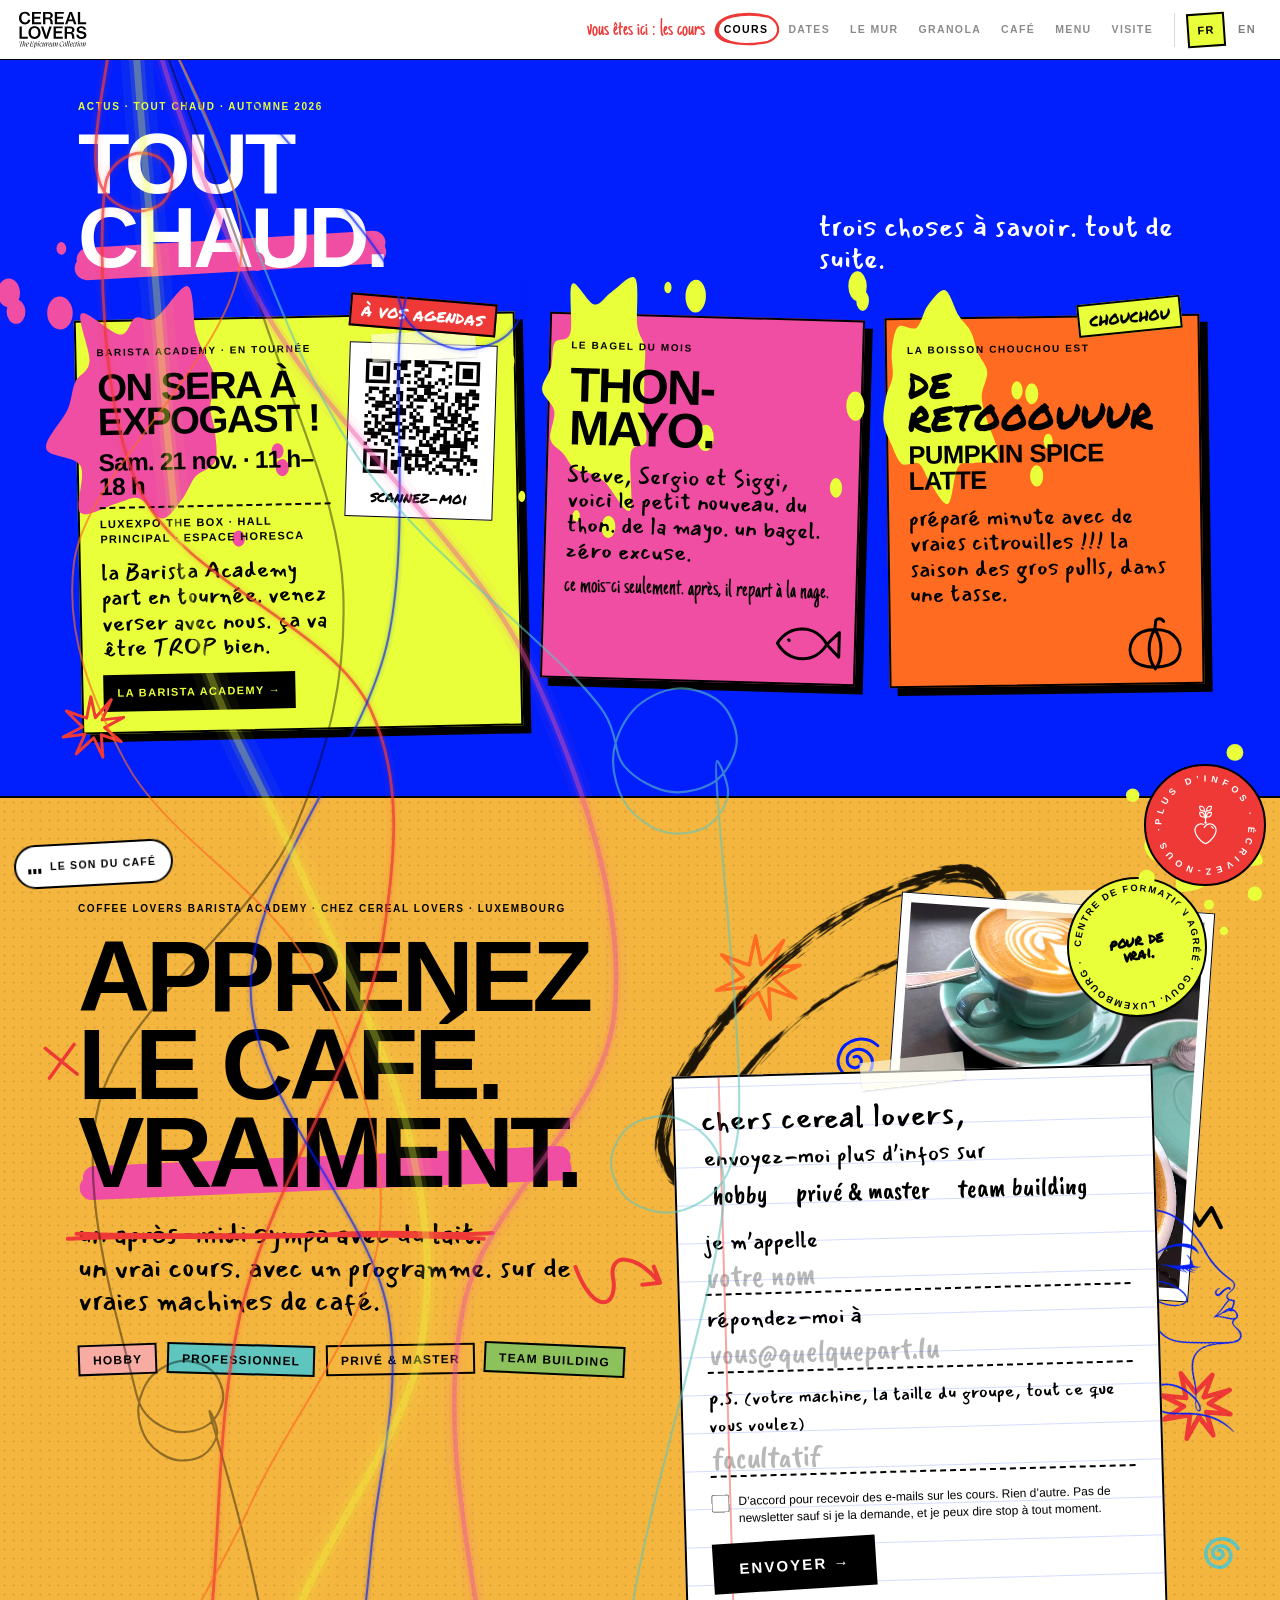
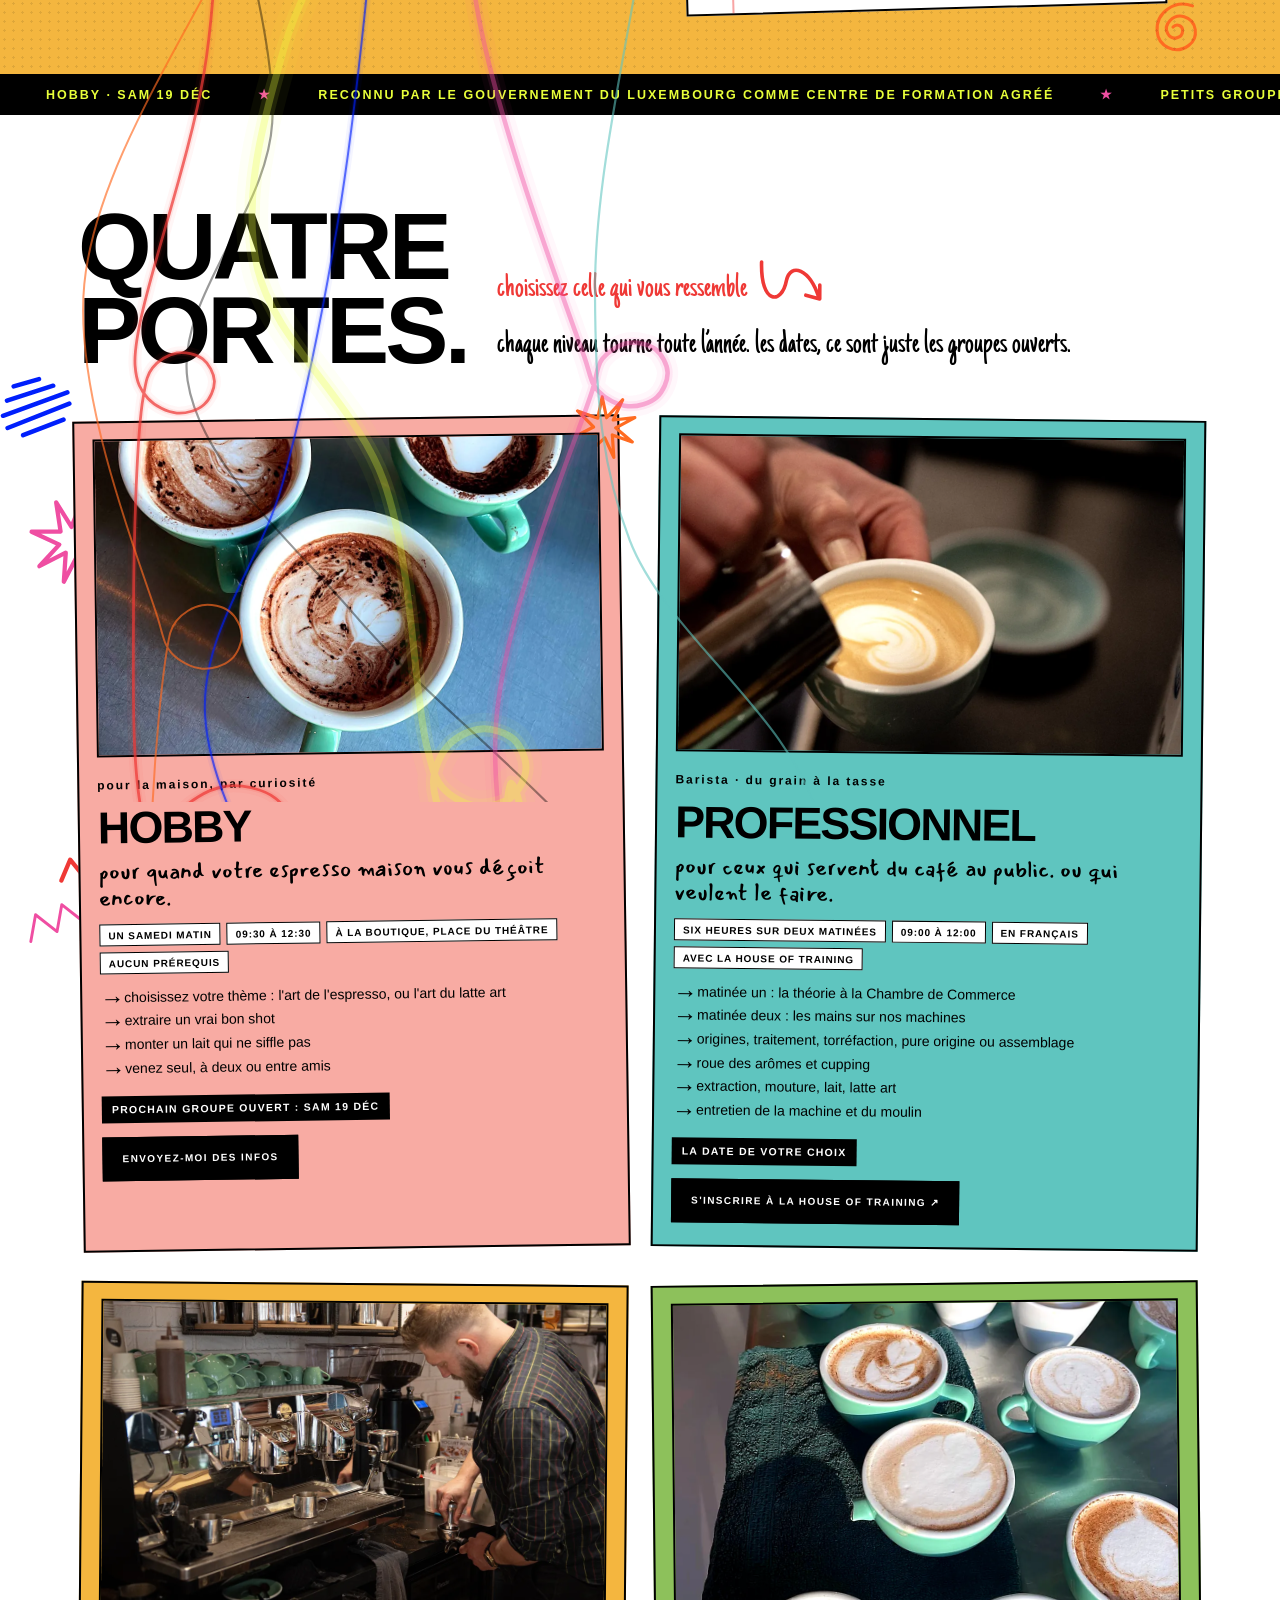
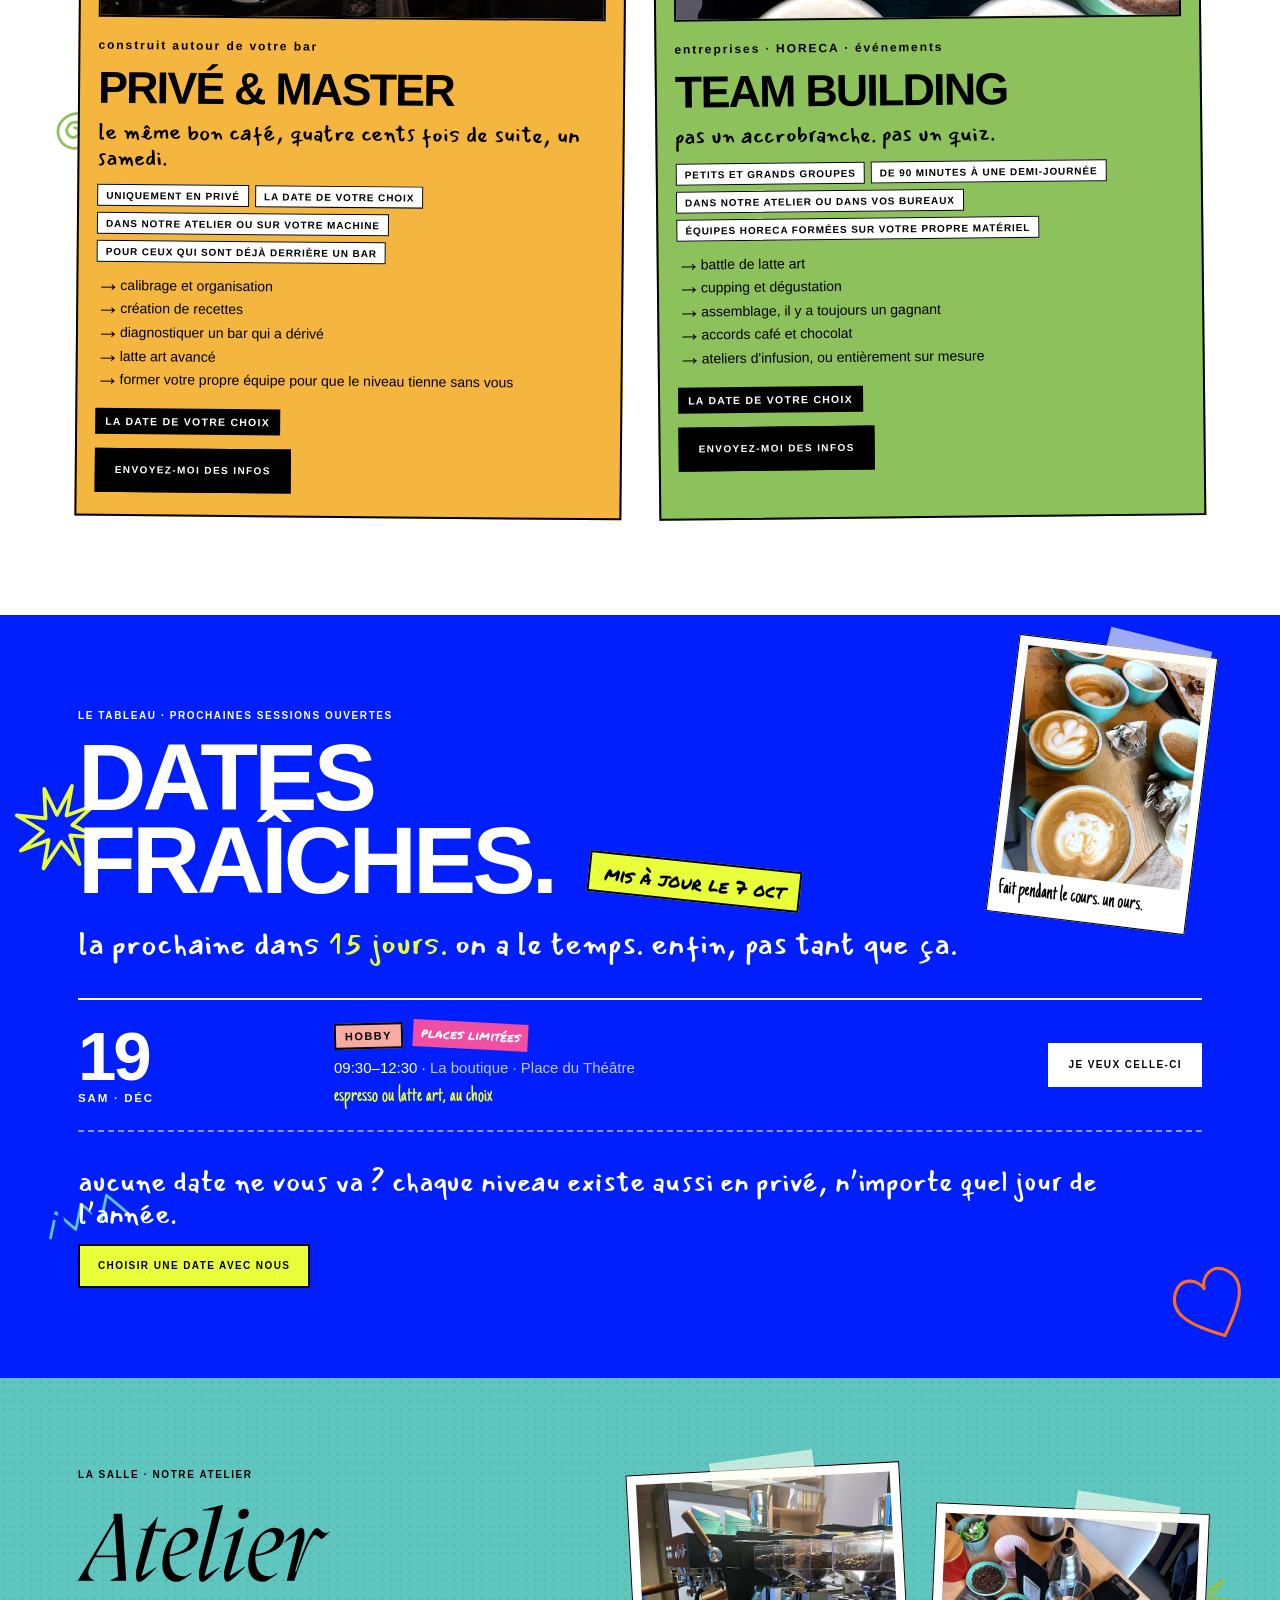
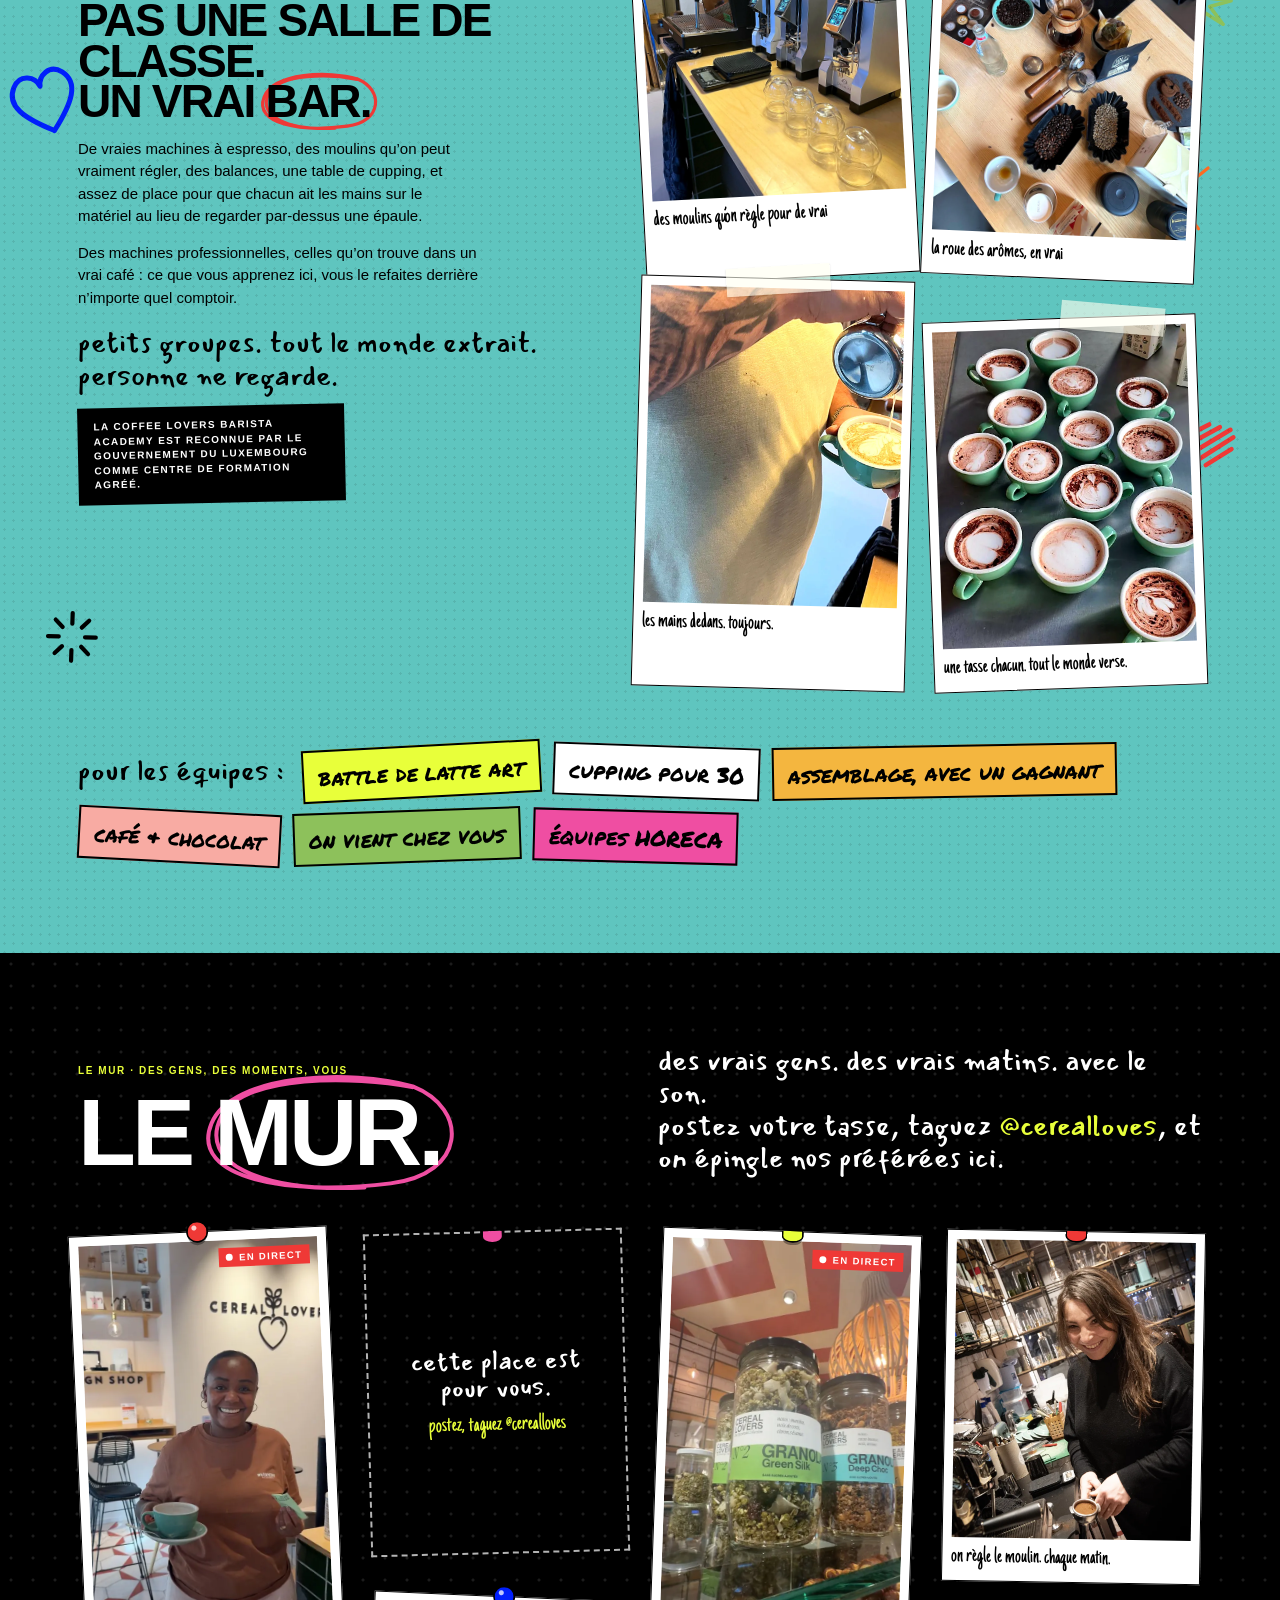
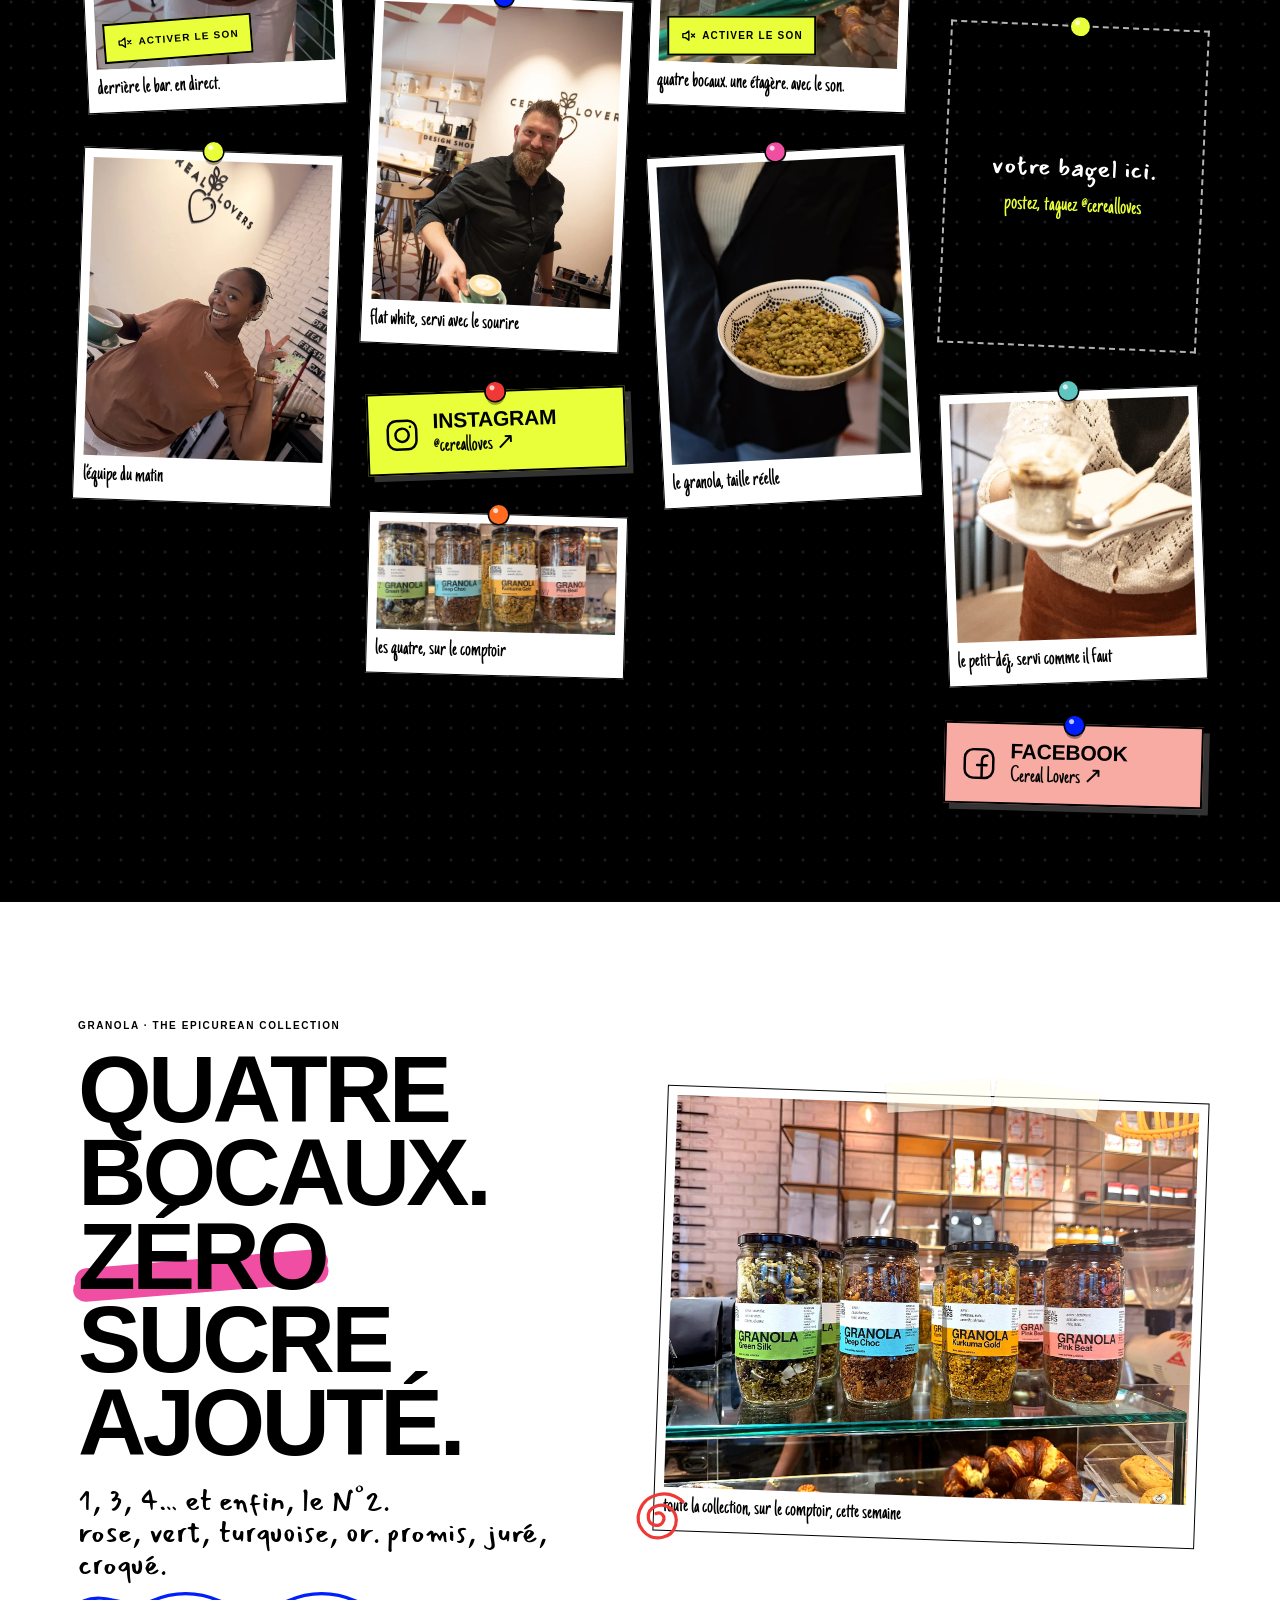
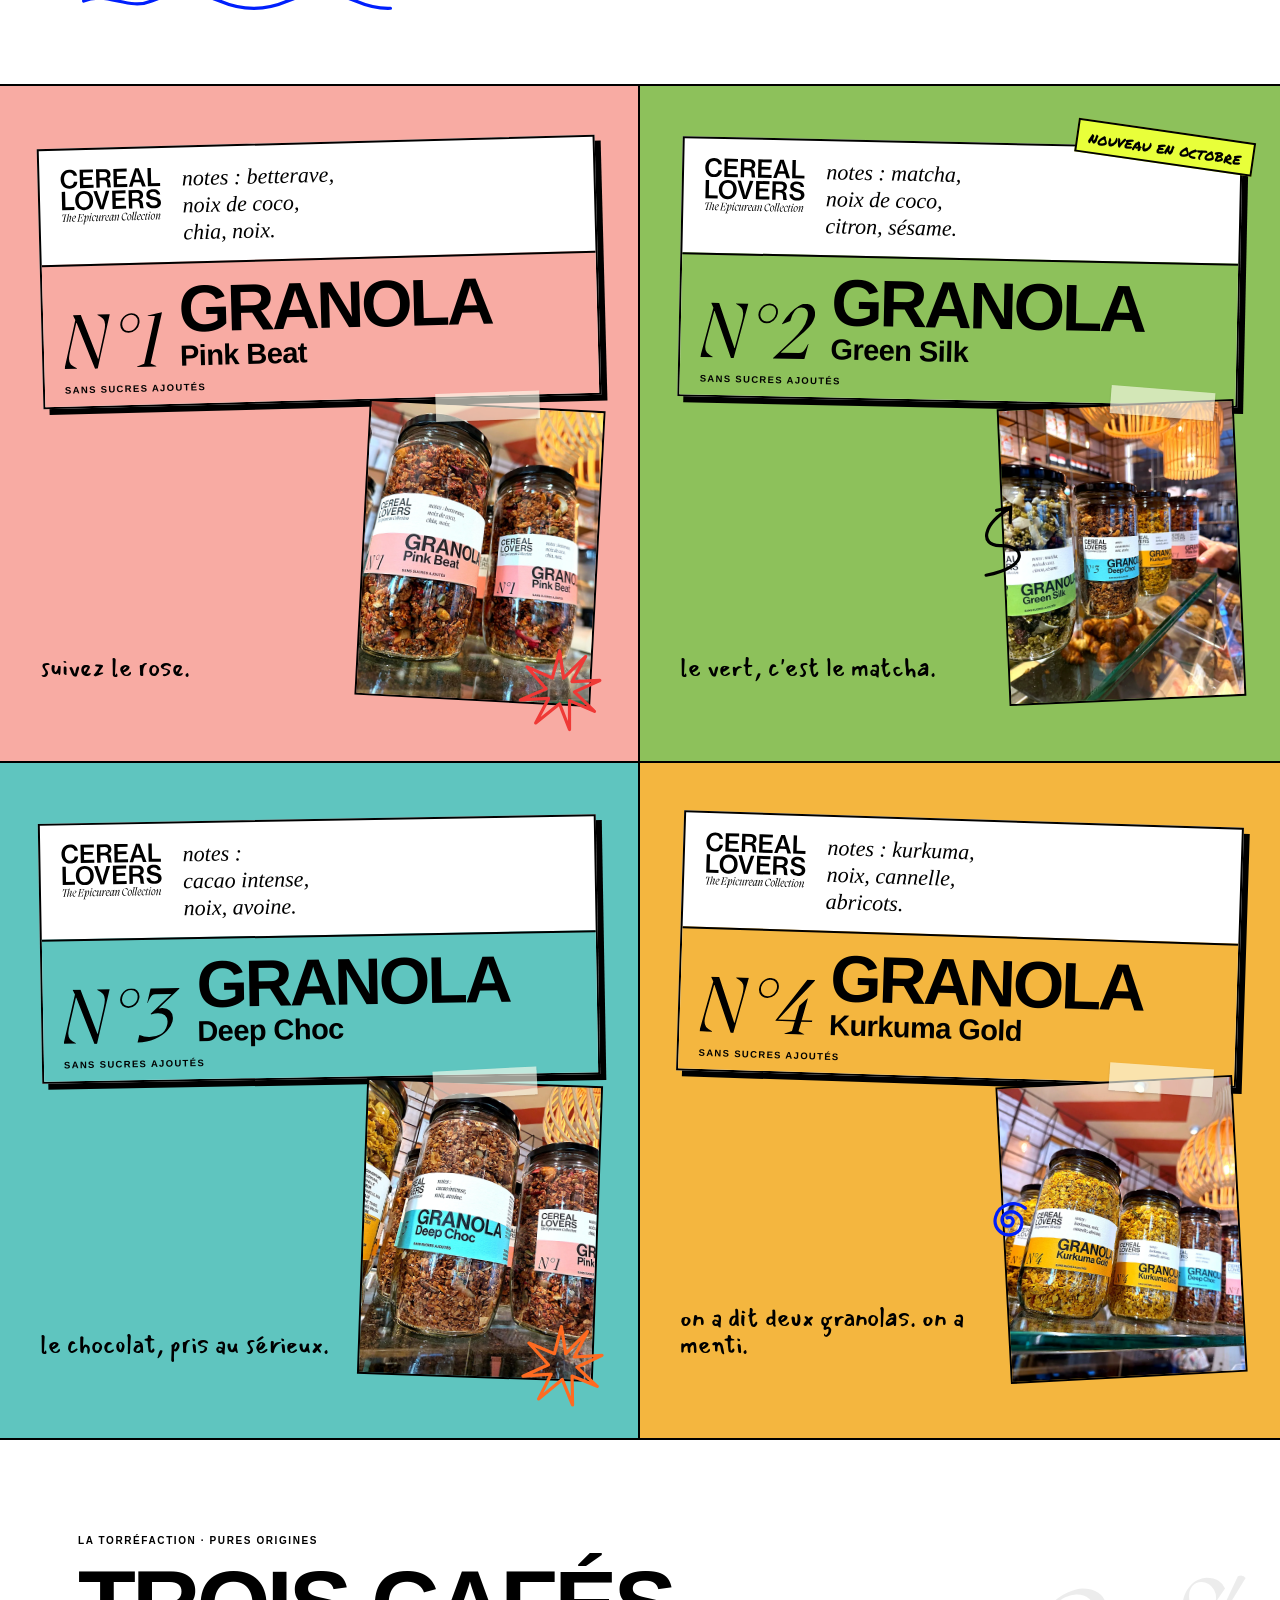
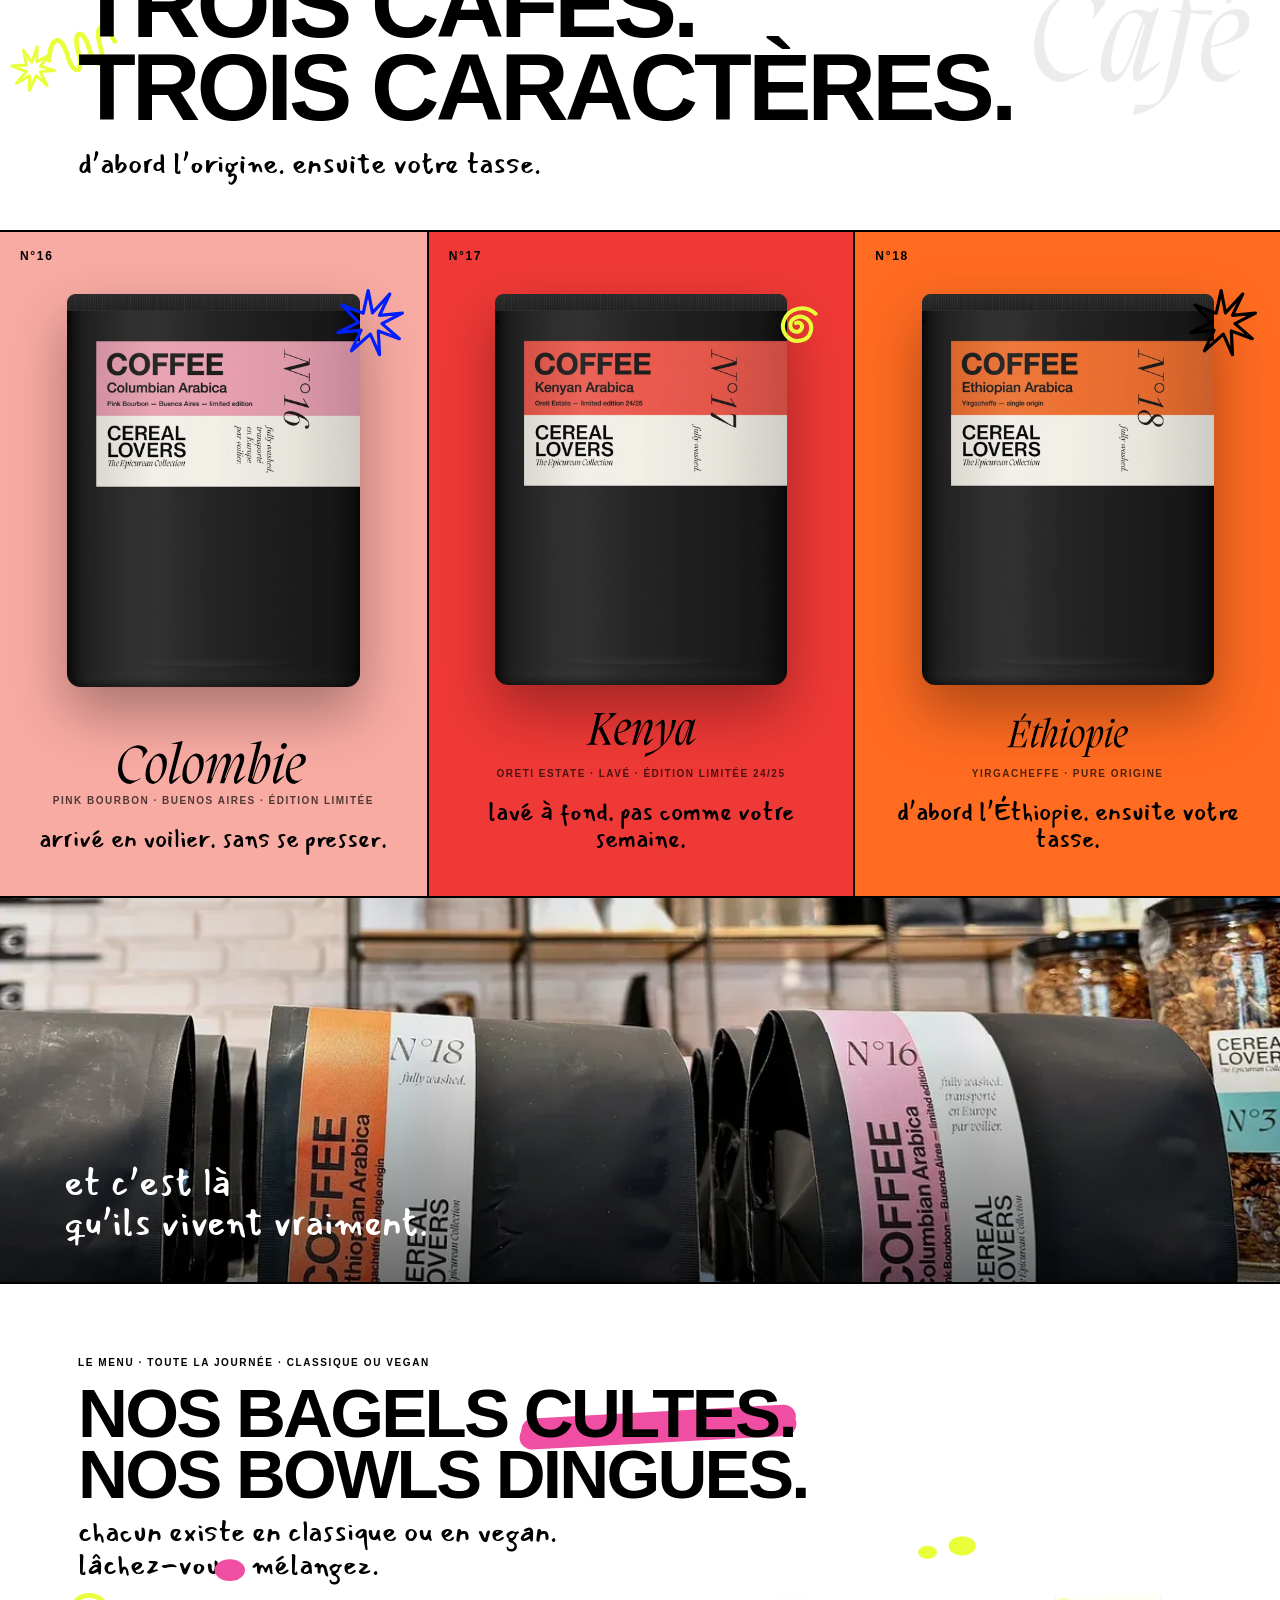
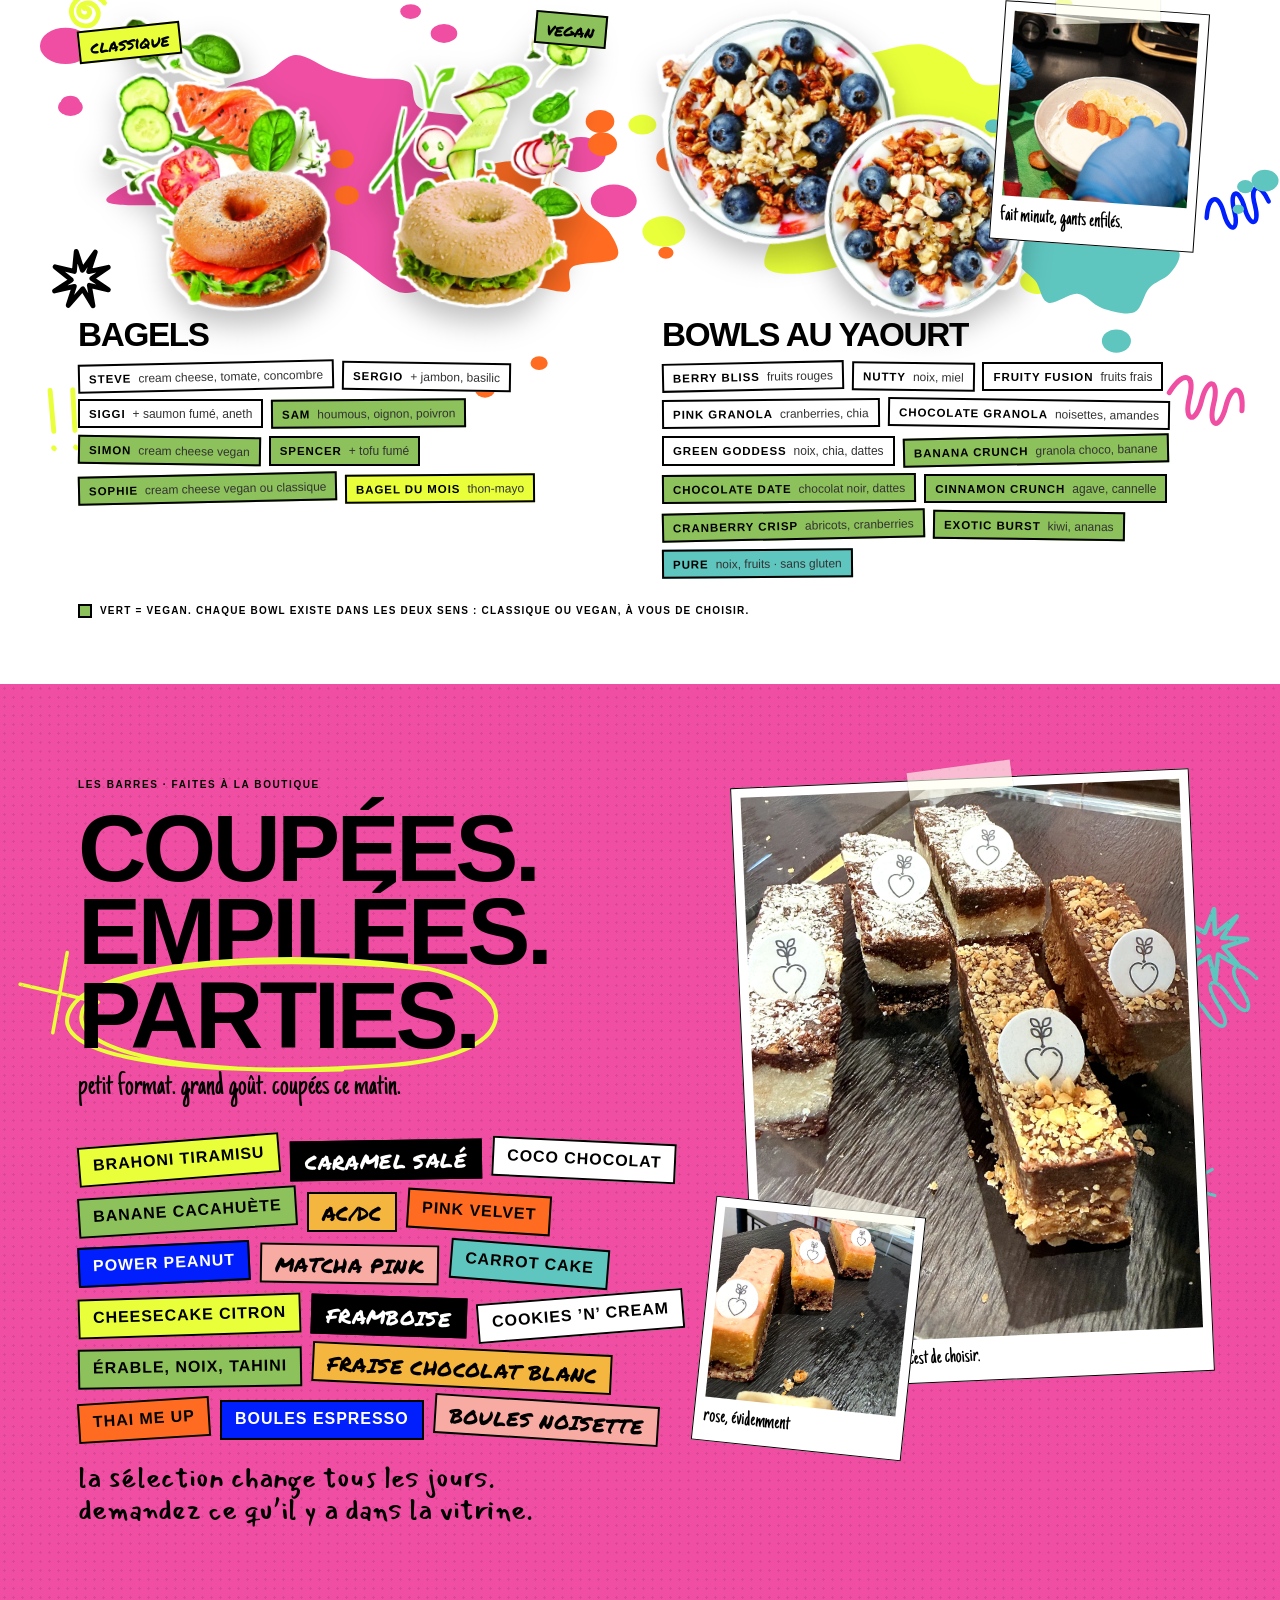
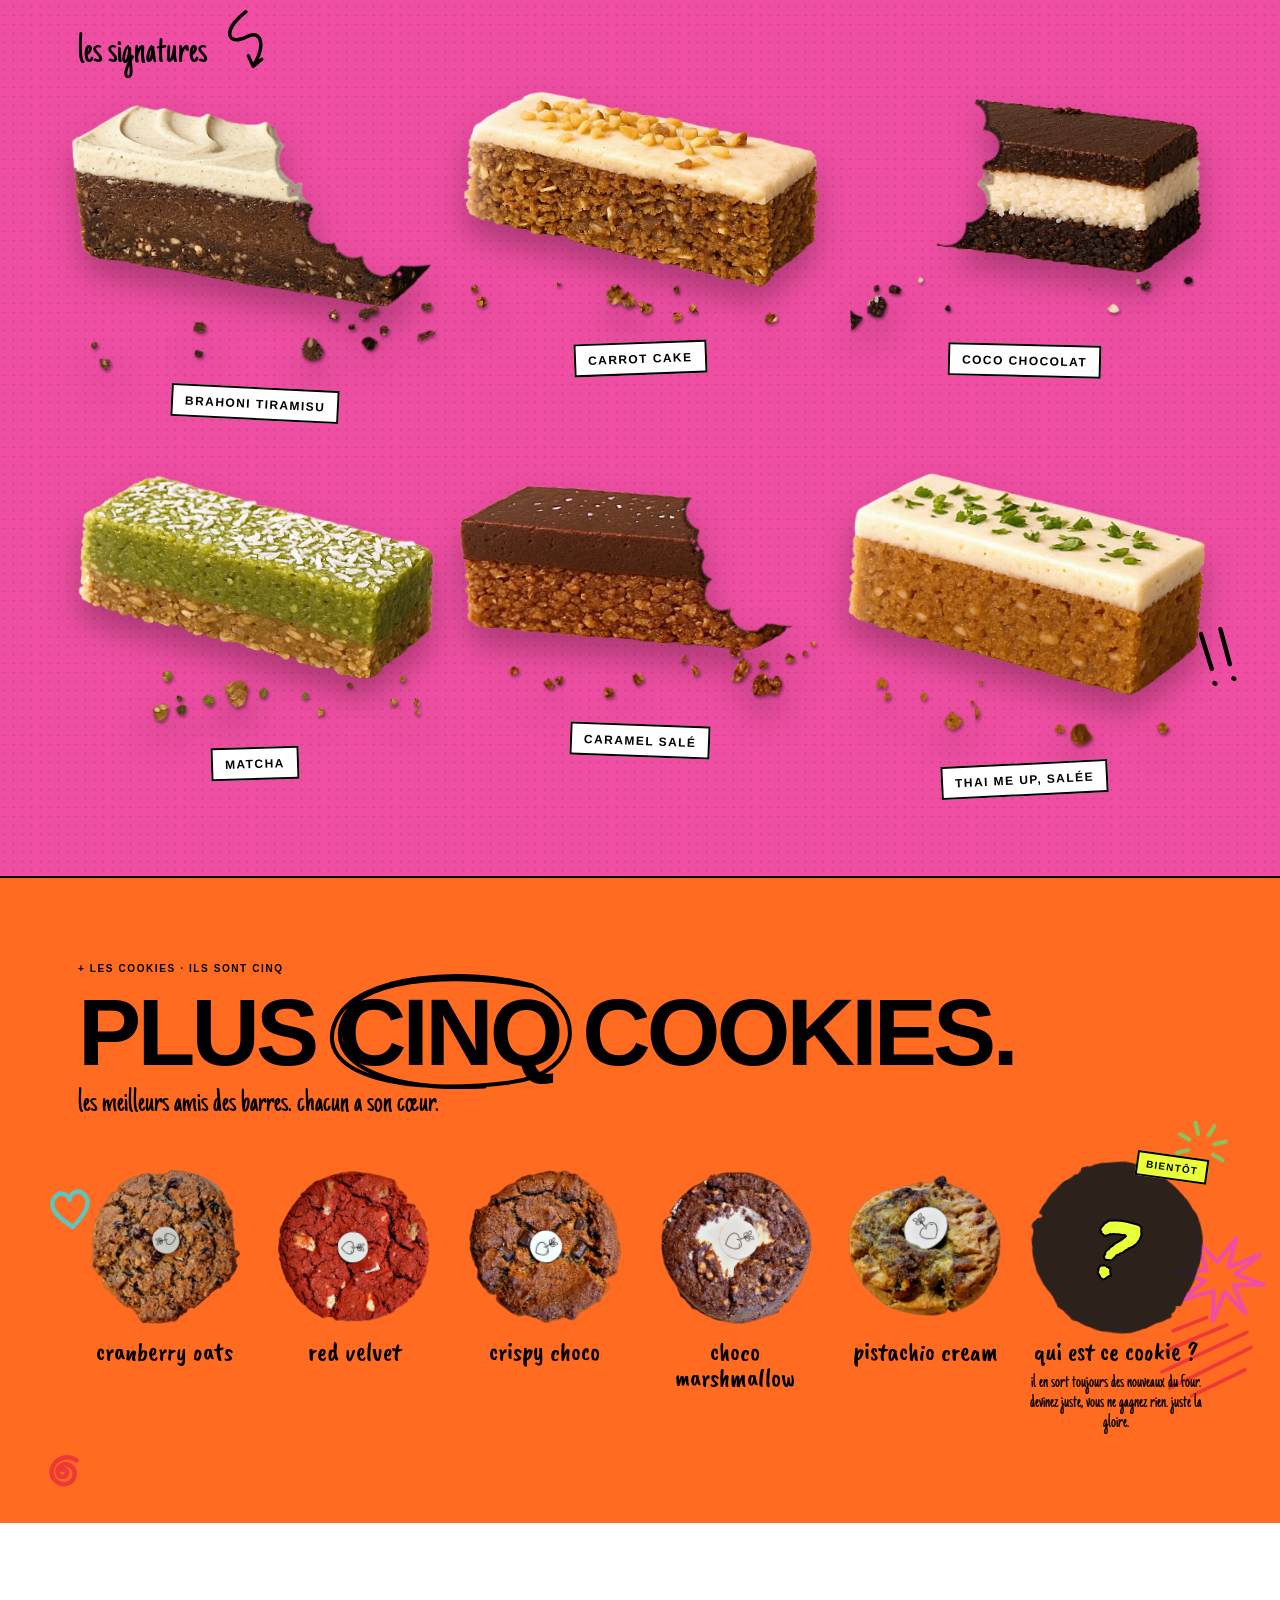
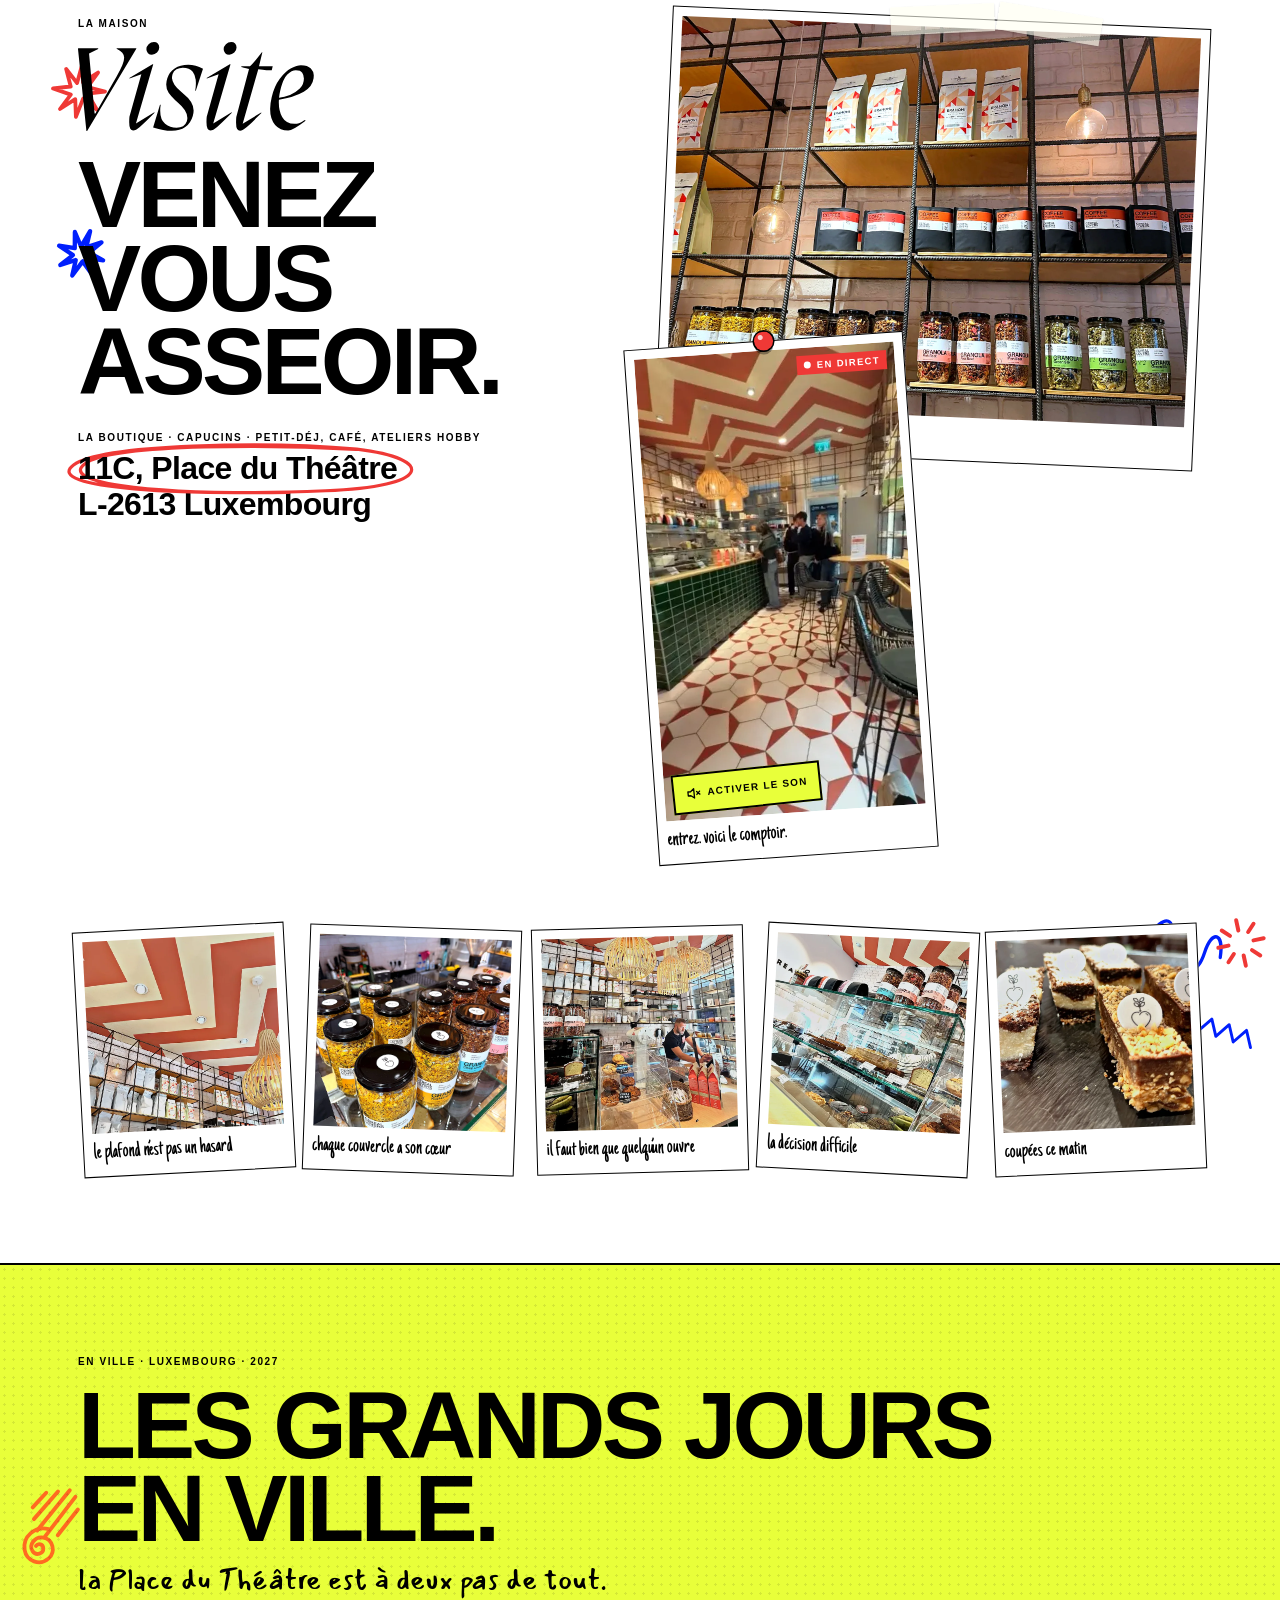
<file: cereallovers-preview/index.html>
<!doctype html>
<html lang="fr">
<head>
<meta charset="utf-8">
<meta name="viewport" content="width=device-width,initial-scale=1,viewport-fit=cover">
<meta name="robots" content="noindex,nofollow">
<title>Cereal Lovers</title>
<meta name="description" content="Cereal Lovers, concept du site 2026. Aperçu privé.">
<link rel="icon" href="data:,">
<link rel="stylesheet" href="fonts.css">
<style>
:root{
  /* toolbox, CL_TOOLBOX_2026 page 7 */
  --ink:#000; --paper:#fff;
  --beet:#f8aba3; --ochre:#dba211; --jade:#5fc5bf; --leaf:#7eb24f;
  --wine:#bb5560; --mauve:#b87490; --ember:#ce561c; --coral:#f05158;
  /* the jar lids, autumn 2026 */
  --silk:#8dc15b; --gold:#f4b63f;
  /* the pens */
  --red:#ef3936; --orange:#ff6b21; --marker:#ef4ea2; --cobalt:#001ffc; --acid:#e8ff3a;
  /* web additions */
  --smoke:#8a8a88; --rule:#dcdad5;
  --sans:"Helvetica Neue",Helvetica,Arial,"Liberation Sans",sans-serif;
  --hand:"Mansalva","Bradley Hand",cursive;
  --pen:"Just Another Hand","Bradley Hand",cursive;
  --mk:"Permanent Marker","Mansalva",cursive;
  --brush:"Caveat Brush","Mansalva",cursive;
}
*{box-sizing:border-box}
html{scroll-behavior:smooth;scroll-padding-top:70px}
body{margin:0;background:var(--paper);color:var(--ink);font-family:var(--sans);font-size:15px;line-height:1.5;
  -webkit-font-smoothing:antialiased;overflow-x:hidden}
img{max-width:100%;display:block}
a{color:inherit}
:focus-visible{outline:2px solid var(--ink);outline-offset:2px}
::selection{background:var(--marker);color:#fff}
.vh{position:absolute;width:1px;height:1px;margin:-1px;padding:0;overflow:hidden;clip:rect(0 0 0 0);white-space:nowrap;border:0}
.page{position:relative}
section{position:relative;overflow:hidden;isolation:isolate}
.wrap{position:relative;max-width:1180px;margin:0 auto;padding:0 28px}

/* type */
.eye{font:700 10px/1.3 var(--sans);letter-spacing:.16em;text-transform:uppercase;margin:0}
h1,h2,h3{font-family:var(--sans);font-weight:700;letter-spacing:-.04em;line-height:.88;margin:0;text-transform:uppercase}
h1{font-size:clamp(58px,10.4vw,152px)}
h2{font-size:clamp(44px,7.4vw,108px)}
.hand{font-family:var(--hand);font-size:clamp(21px,2.3vw,30px);line-height:1.1;margin:0}
.pen{font-family:var(--pen);font-size:clamp(25px,2.7vw,36px);line-height:.95;margin:0;color:var(--red)}
.mk{font-family:var(--mk)}
.lede{font-size:16px;max-width:52ch;margin:0}

/* PP Migra, cut from the toolbox as outlines */
.mg{display:inline-block;background:currentColor;vertical-align:middle;
  -webkit-mask-repeat:no-repeat;mask-repeat:no-repeat;-webkit-mask-position:left center;mask-position:left center;
  -webkit-mask-size:contain;mask-size:contain;width:calc(var(--h) * var(--r));height:var(--h)}
.g-n1{--r:1.801;-webkit-mask-image:url(mg/n1.svg);mask-image:url(mg/n1.svg)}
.g-n2{--r:2.052;-webkit-mask-image:url(mg/n2.svg);mask-image:url(mg/n2.svg)}
.g-n3{--r:2.128;-webkit-mask-image:url(mg/n3.svg);mask-image:url(mg/n3.svg)}
.g-n4{--r:2.042;-webkit-mask-image:url(mg/n4.svg);mask-image:url(mg/n4.svg)}
.g-epi{--r:8.957;-webkit-mask-image:url(mg/epicurean.svg);mask-image:url(mg/epicurean.svg)}
.g-gra{--r:3.919;-webkit-mask-image:url(mg/granola.svg);mask-image:url(mg/granola.svg)}
.g-cof{--r:2.120;-webkit-mask-image:url(mg/coffee.svg);mask-image:url(mg/coffee.svg)}
.g-clb{--r:4.497;-webkit-mask-image:url(mg/colombia.svg);mask-image:url(mg/colombia.svg)}
.g-ken{--r:2.522;-webkit-mask-image:url(mg/kenya.svg);mask-image:url(mg/kenya.svg)}
.g-eth{--r:3.175;-webkit-mask-image:url(mg/ethiopia.svg);mask-image:url(mg/ethiopia.svg)}
.g-atl{--r:3.286;-webkit-mask-image:url(mg/atelier.svg);mask-image:url(mg/atelier.svg)}
.g-vis{--r:2.192;-webkit-mask-image:url(mg/visit.svg);mask-image:url(mg/visit.svg)}
.g-idx{--r:2.767;-webkit-mask-image:url(mg/index.svg);mask-image:url(mg/index.svg)}
.g-fin{--r:3.139;-webkit-mask-image:url(mg/finale.svg);mask-image:url(mg/finale.svg)}
.g-ouv{--r:5.438;-webkit-mask-image:url(mg/ouverture.svg);mask-image:url(mg/ouverture.svg)}
.g-coe{--r:3.120;-webkit-mask-image:url(mg/coeur.svg);mask-image:url(mg/coeur.svg)}
.g-tex{--r:4.058;-webkit-mask-image:url(mg/texture.svg);mask-image:url(mg/texture.svg)}
/* the French words, composed from the same letters (website-2026/i18n/mg_fr.py) */
.g-cafe{--r:1.534;-webkit-mask-image:url(mg/cafe.svg);mask-image:url(mg/cafe.svg)}
.g-visite{--r:2.657;-webkit-mask-image:url(mg/visite.svg);mask-image:url(mg/visite.svg)}
.g-colombie{--r:4.383;-webkit-mask-image:url(mg/colombie.svg);mask-image:url(mg/colombie.svg)}
.g-ethiopie{--r:2.778;-webkit-mask-image:url(mg/ethiopie.svg);mask-image:url(mg/ethiopie.svg)}

/* the pens: every scribble draws itself when it scrolls in */
.sc{position:absolute;pointer-events:none;overflow:visible}
.sc path{fill:none;stroke:var(--s,var(--red));stroke-width:var(--w,3.2);stroke-linecap:round;stroke-linejoin:round;
  vector-effect:non-scaling-stroke}
.dr path{stroke-dasharray:1 1.02;stroke-dashoffset:1;transition:stroke-dashoffset 1.15s cubic-bezier(.65,0,.25,1)}
.dr.in path{stroke-dashoffset:0}
.dr path:nth-child(2){transition-delay:.35s}
.pop{opacity:0;scale:.3;rotate:-35deg;transition:opacity .35s, scale .55s cubic-bezier(.3,1.6,.5,1), rotate .55s cubic-bezier(.3,1.6,.5,1)}
.pop.in{opacity:1;scale:1;rotate:0deg}
.ring{position:relative;display:inline-block;z-index:0}
.ring > .sc{left:-9%;top:-26%;width:118%;height:152%;z-index:-1}
.mark{position:relative;display:inline-block;z-index:0}
.mark > .sc{left:-3%;top:40%;width:106%;height:.55em;z-index:-1}
.mark > .sc path{stroke:var(--marker);--w:22}
.x{position:relative;display:inline-block}
.x > .sc{left:-4%;top:28%;width:108%;height:50%}
.squig{display:block;width:min(340px,80%);height:26px;margin-top:6px}
.tape{position:absolute;z-index:3;width:104px;height:28px;background:rgba(255,255,240,.62);
  box-shadow:0 1px 2px rgba(0,0,0,.15);top:-13px;left:50%;translate:-50% 0;rotate:-5deg}
.tape.r{rotate:7deg;left:70%}
.snap{position:relative;background:#fff;padding:9px 9px 12px;border:1.5px solid var(--ink)}
.snap img{width:100%;aspect-ratio:4/5;object-fit:cover}
.snap figcaption{font-family:var(--pen);font-size:23px;line-height:1;margin-top:8px}
.dots{position:absolute;inset:0;pointer-events:none;z-index:-1;opacity:.55;
  background-image:radial-gradient(rgba(0,0,0,.16) 1.15px,transparent 1.35px);background-size:9px 9px}

/* the ink spine: seven pens drawing down the whole page */
#spine{position:absolute;inset:0;z-index:5;pointer-events:none;overflow:hidden}
#spine svg{position:absolute;left:0;width:100%;display:block;overflow:hidden}
#spine path{fill:none;stroke-linecap:round;stroke-linejoin:round;stroke-dasharray:1 1.02;stroke-dashoffset:1}

/* header: logo left, the numbers right (design system: the numbers are the navigation) */
.top{position:fixed;inset:0 0 auto 0;height:60px;z-index:50;background:var(--paper);border-bottom:1px solid var(--ink);
  display:flex;align-items:center;justify-content:flex-start;padding:0 14px 0 18px}
.logo{display:block;height:38px;aspect-ratio:1.805;background:var(--ink);
  -webkit-mask:url(el/wordmark.svg) no-repeat left center/contain;mask:url(el/wordmark.svg) no-repeat left center/contain}
.navr{display:flex;align-items:center;gap:10px;margin-left:auto}
/* FR | EN, always on top */
.lang{display:flex;align-items:center;gap:3px;margin-left:12px;padding-left:12px;border-left:1px solid var(--rule)}
.lang a{display:grid;place-items:center;min-width:38px;min-height:34px;padding:0 7px;border:2px solid transparent;color:var(--ink);text-decoration:none;
  font:700 11px/1 var(--sans);letter-spacing:.12em;opacity:.5;transition:opacity .15s}
.lang a:hover{opacity:1}
.lang a[aria-current]{opacity:1;background:var(--acid);border-color:var(--ink);rotate:-4deg}
.here{font-family:var(--pen);font-size:24px;color:var(--red);white-space:nowrap}
.rail{display:flex;align-items:center;gap:2px}
.rail a{position:relative;display:grid;place-items:center;padding:10px 9px;color:var(--ink);text-decoration:none}
.rail .w{font:700 10.5px/1 var(--sans);letter-spacing:.13em;text-transform:uppercase;opacity:.45;transition:opacity .15s}
.rail a:hover .w,.rail a:focus-visible .w,.rail a[aria-current] .w{opacity:1}
.rail a .sc{inset:-2px -3px;width:calc(100% + 6px);height:calc(100% + 4px);opacity:0}
.rail a[aria-current] .sc{opacity:1}

/* sticky sticker: send me more info */
.cta{position:fixed;right:14px;bottom:calc(14px + env(safe-area-inset-bottom,0px));z-index:45;width:122px;height:122px;
  border-radius:50%;background:var(--red);border:2px solid var(--ink);display:grid;place-items:center;text-decoration:none;
  transition:opacity .25s, scale .25s}
.cta svg{position:absolute;inset:0;width:100%;height:100%;animation:spin 16s linear infinite}
.cta text{font:700 9.4px var(--sans);fill:#fff}
.cta i{width:24px;height:40px;background:#fff;-webkit-mask:url(el/heart.svg) no-repeat center/contain;mask:url(el/heart.svg) no-repeat center/contain}
.cta:hover{background:var(--ink)}
.cta.hide{opacity:0;scale:.5;pointer-events:none}
@keyframes spin{to{rotate:360deg}}

/* the café, as sound: murmur recorded in the shop, only when someone asks for it */
.amb{position:fixed;left:14px;bottom:calc(14px + env(safe-area-inset-bottom,0px));z-index:45;display:inline-flex;align-items:center;gap:9px;
  min-height:44px;padding:0 15px 0 12px;border:2px solid var(--ink);border-radius:999px;background:#fff;color:var(--ink);
  font:700 10.5px/1 var(--sans);letter-spacing:.12em;text-transform:uppercase;cursor:pointer;rotate:-3deg;transition:background .15s}
.amb:hover{background:var(--acid)}
.amb.on{background:var(--acid)}
.amb .eq{display:inline-flex;align-items:flex-end;gap:2px;height:14px}
.amb .eq i{display:block;width:3px;height:5px;background:currentColor}
.amb.on .eq i{animation:eq .9s ease-in-out infinite}
.amb.on .eq i:nth-child(2){animation-delay:-.3s} .amb.on .eq i:nth-child(3){animation-delay:-.6s}
@keyframes eq{0%,100%{height:4px}50%{height:14px}}
.amb .w2{display:none}
.amb.on .w1{display:none}
.amb.on .w2{display:inline}

/* ====== L'ACADÉMIE ====== */
#s1{background:var(--gold);padding:104px 0 0}
.hero{position:relative;z-index:6;display:grid;grid-template-columns:minmax(0,1.04fr) minmax(0,.96fr);gap:34px;padding-bottom:64px}
.hero .eye{margin-bottom:18px}
.hero .lc{position:relative;container-type:inline-size}
.hero h1{position:relative;font-size:clamp(54px,8.2vw,124px);font-size:min(17.6cqi,150px)}
.hero .cross{margin:22px 0 0;font-family:var(--hand);font-size:clamp(21px,2.3vw,29px);line-height:1.15}
.hero .cross .x .sc path{stroke:var(--red);--w:4}
.levels{display:flex;flex-wrap:wrap;gap:10px;margin:26px 0 0;padding:0;list-style:none}
.levels a{display:inline-block;padding:8px 13px 7px;border:2px solid var(--ink);background:var(--c);font:700 12px/1 var(--sans);
  letter-spacing:.1em;text-transform:uppercase;text-decoration:none;rotate:var(--rot,0deg);transition:rotate .15s, translate .15s}
.levels a:hover{rotate:0deg;translate:0 -3px}
.stamp{position:absolute;right:-6px;top:-26px;width:142px;height:142px;z-index:2}
.stamp svg{width:100%;height:100%;animation:spin 30s linear infinite}
.stamp text{font:700 9.4px var(--sans);letter-spacing:.18em;fill:var(--ink)}
.stamp b{position:absolute;inset:0;display:grid;place-items:center;font-family:var(--mk);font-size:15px;line-height:.95;text-align:center;rotate:-10deg}
.hero .arrow1{right:-18px;top:47%;width:84px;height:100px;rotate:78deg}
.collage{position:relative;min-height:600px}
.collage .ph1{position:absolute;right:0;top:0;width:60%;rotate:4deg;z-index:1}
.collage .ph1 img{aspect-ratio:4/5}
.collage .inkb{position:absolute;left:-6%;top:-30px;width:86%;rotate:-8deg;z-index:0;pointer-events:none;opacity:.9}
.collage .face{position:absolute;right:-40px;top:300px;width:150px;rotate:-12deg;z-index:7;pointer-events:none}
.collage .st1{left:6%;top:4%;width:96px;height:96px;--s:var(--orange);--w:3.4}
.collage .spiral{right:58%;top:110px;width:90px;height:90px;--s:var(--cobalt);--w:3}

/* the note: send me more info */
.note{position:relative;z-index:7;margin-top:168px;width:92%;rotate:-1.6deg;background:#fff;border:2px solid var(--ink);
  padding:28px 26px 22px;background-image:repeating-linear-gradient(transparent 0 37px,rgba(0,31,252,.16) 37px 38px);
  background-position:0 14px}
.note::before{content:"";position:absolute;left:44px;top:0;bottom:0;width:1.5px;background:rgba(239,57,54,.45)}
.note .tape{top:-15px}
.note .dear{font-family:var(--hand);font-size:31px;line-height:1;margin:0 0 8px}
.note .l{display:block;font-family:var(--hand);font-size:23px;line-height:1.2;margin:10px 0 2px}
.note input[type=text],.note input[type=email]{width:100%;font-family:var(--brush);font-size:31px;line-height:1.15;color:var(--cobalt);
  background:transparent;border:0;border-bottom:2px dashed var(--ink);padding:0 2px;border-radius:0;outline:none}
.note input[type=text]:focus,.note input[type=email]:focus{border-bottom:2px solid var(--red)}
.note input::placeholder{color:rgba(0,0,0,.28)}
.chips{display:flex;flex-wrap:wrap;gap:4px 8px;margin:4px 0 6px}
.chip{position:relative;cursor:pointer}
.chip input{position:absolute;opacity:0;width:1px;height:1px}
.chip span{position:relative;display:inline-block;font-family:var(--brush);font-size:26px;line-height:1.25;padding:1px 10px;z-index:0}
.chip .sc{left:-4%;top:-14%;width:108%;height:128%;opacity:0;z-index:-1}
.chip .sc path{--s:var(--red);--w:3}
.chip input:checked + span{color:var(--red)}
.chip input:checked + span .sc{opacity:1}
.chip input:focus-visible + span{outline:2px solid var(--ink);outline-offset:1px}
.when{font-family:var(--pen);font-size:25px;color:var(--red);margin:0;min-height:0}
.when:empty{display:none}
.consent{position:relative;z-index:1;display:flex;gap:9px;align-items:flex-start;margin:16px 0 14px;font-size:12px;line-height:1.4}
.consent input{width:18px;height:18px;margin:1px 0 0;accent-color:var(--ink);flex:none}
.sendrow{position:relative;isolation:isolate;display:flex;align-items:center;gap:16px;flex-wrap:wrap}
.send{font:700 15px/1 var(--sans);letter-spacing:.14em;text-transform:uppercase;background:var(--ink);color:#fff;border:0;
  padding:17px 26px 16px;rotate:-2deg;cursor:pointer;min-height:50px}
.send:hover{background:var(--red);color:#fff}
.status{font-family:var(--pen);font-size:26px;line-height:1;color:var(--red);margin:0}
.hp{position:absolute;left:-9999px}
.note.sent .form-body{display:none}
.thanks{display:none}
.note.sent .thanks{display:block}
.thanks p{margin:0}

/* ticker */
.tick{position:relative;z-index:6;background:var(--ink);color:var(--acid);overflow:hidden;white-space:nowrap;padding:15px 0 14px;
  font:700 12.5px/1 var(--sans);letter-spacing:.16em;text-transform:uppercase}
.tick .tr{display:inline-flex;gap:46px;padding-left:46px;animation:tick 48s linear infinite}
.tick .tr span::after{content:"\2605";margin-left:46px;color:var(--marker)}
@keyframes tick{to{transform:translateX(-50%)}}

/* five doors */
#doors{background:var(--paper);padding:90px 0 96px}
.dhead{display:grid;grid-template-columns:auto 1fr;gap:10px 30px;align-items:end;margin-bottom:46px}
.dhead .pen{padding-bottom:10px}
.dhead .arr2{position:relative;display:inline-block;width:70px;height:80px;vertical-align:middle;rotate:100deg;margin-left:8px}
.doors{display:grid;grid-template-columns:repeat(2,minmax(0,1fr));gap:34px 30px}
.door{position:relative;background:var(--c);border:2px solid var(--ink);padding:16px 18px 22px;rotate:var(--rot,0deg)}
.door .ph{position:relative;border:2px solid var(--ink);overflow:hidden;margin-bottom:16px;background:#fff}
.door .ph img{width:100%;aspect-ratio:16/10;object-fit:cover}
.door .no{font:700 12px/1 var(--sans);letter-spacing:.16em}
.door .no .ring .sc path{--s:var(--ink);--w:2.4}
.door h3{font-size:clamp(32px,3.5vw,48px);margin:12px 0 6px}
.door .k{font:700 10px/1.3 var(--sans);letter-spacing:.14em;text-transform:uppercase}
.door .hand{font-size:23px;margin:12px 0 4px}
.facts{display:flex;flex-wrap:wrap;gap:6px;margin:14px 0 6px}
.facts span{background:#fff;border:1.5px solid var(--ink);padding:5px 8px 4px;font:700 10px/1.1 var(--sans);letter-spacing:.09em;text-transform:uppercase}
.learn{list-style:none;padding:0;margin:14px 0 16px;font-size:14px;line-height:1.4}
.learn li{position:relative;padding-left:24px;margin:4px 0}
.learn li::before{content:"\2192";position:absolute;left:0;top:-3px;font-family:var(--pen);font-size:24px}
.next{display:inline-block;background:var(--ink);color:#fff;font:700 10.5px/1.2 var(--sans);letter-spacing:.12em;text-transform:uppercase;
  padding:7px 10px;margin:2px 0 14px}
.btns{display:flex;flex-wrap:wrap;gap:10px}
.btn{display:inline-flex;align-items:center;justify-content:center;min-height:44px;padding:0 18px;border:2px solid var(--ink);background:var(--ink);
  color:#fff;font:700 10px/1 var(--sans);letter-spacing:.14em;text-transform:uppercase;text-decoration:none;cursor:pointer}
.btn:hover{background:var(--red);border-color:var(--red)}
.btn.line{background:transparent;color:var(--ink)}
.btn.line:hover{background:#fff}
.door .st2{right:-22px;top:-24px;width:70px;height:70px;--s:var(--orange)}
.fallback{font-family:var(--hand);font-size:24px}

/* fresh dates */
#dates{background:var(--cobalt);color:#fff;padding:94px 0 90px}
#dates .eye{color:#fff}
.dt-head{position:relative;display:flex;flex-wrap:wrap;align-items:flex-end;gap:16px 34px;margin:14px 0 18px}
.upd{display:inline-block;background:var(--acid);color:var(--ink);font-family:var(--mk);font-size:19px;line-height:1;padding:10px 14px 8px;
  rotate:6deg;border:2px solid var(--ink)}
.count{font-family:var(--hand);font-size:clamp(23px,2.6vw,32px);color:#fff;margin:0 0 30px}
.count b{font-weight:400;color:var(--acid)}
.board{border-top:2px solid #fff;position:relative;z-index:6}
.row{display:grid;grid-template-columns:230px minmax(0,1fr) auto;gap:26px;align-items:center;padding:22px 0;border-bottom:2px dashed rgba(255,255,255,.55)}
.row .d{font:700 clamp(46px,5.4vw,72px)/.84 var(--sans);letter-spacing:-.045em;transition:color .15s}
.row .d small{display:block;font-size:11.5px;letter-spacing:.16em;margin-top:9px}
.row:hover .d{color:var(--acid)}
.row .cn{display:inline-block;background:var(--c);color:var(--ink);border:2px solid var(--ink);font:700 11px/1 var(--sans);letter-spacing:.13em;
  text-transform:uppercase;padding:6px 9px 5px;rotate:-1.5deg}
.row .w{margin:8px 0 0;font-size:15px}
.row .w i{font-style:normal;opacity:.75}
.row .nt{font-family:var(--pen);font-size:24px;line-height:1;color:var(--acid);margin:4px 0 0}
.row .sts{display:inline-block;margin-left:10px;background:var(--marker);color:#fff;font-family:var(--mk);font-size:13px;padding:4px 8px 3px;rotate:3deg}
.row .btn{background:#fff;color:var(--ink);border-color:#fff}
.row .btn:hover{background:var(--acid);border-color:var(--acid)}
.priv{display:flex;flex-wrap:wrap;align-items:center;gap:14px 24px;margin-top:34px}
.priv .hand{color:#fff}
.priv .btn{background:var(--acid);color:var(--ink);border-color:var(--ink)}
.dt-ph{position:absolute;right:28px;top:-64px;width:200px;rotate:7deg;z-index:7}
.dt-ph .snap{color:var(--ink)}

/* the atelier */
#atelier{background:var(--jade);padding:90px 0}
.atl{display:grid;grid-template-columns:minmax(0,1fr) minmax(0,1.1fr);gap:44px;align-items:start}
.atl .mg{--h:clamp(46px,6vw,80px);margin:10px 0 18px}
.atl h3{font-size:clamp(30px,3.6vw,48px);margin:0 0 16px}
.atl p{margin:0 0 14px;max-width:48ch}
.accr{display:inline-block;margin-top:12px;background:var(--ink);color:#fff;padding:12px 16px;font:700 10px/1.45 var(--sans);letter-spacing:.14em;
  text-transform:uppercase;rotate:-1.2deg;max-width:380px}
.atl-ph{display:grid;grid-template-columns:1fr 1fr;gap:18px}
.atl-ph figure{margin:0}
.atl-ph figure:nth-child(1){rotate:-3deg} .atl-ph figure:nth-child(2){rotate:2.5deg;margin-top:40px}
.atl-ph figure:nth-child(3){rotate:1.5deg;margin-top:-20px} .atl-ph figure:nth-child(4){rotate:-2deg;margin-top:20px}
.team{margin-top:56px;display:flex;flex-wrap:wrap;gap:12px;align-items:center}
.team .stk{font-family:var(--mk);font-size:clamp(17px,1.8vw,22px);padding:9px 14px 7px;border:2px solid var(--ink);background:var(--c);rotate:var(--rot)}

/* granola */
#granola{background:var(--paper);padding:94px 0 0}
.gr-in{display:grid;grid-template-columns:minmax(0,1fr) minmax(0,1fr);gap:40px;align-items:center;margin-bottom:70px}
.gr-in .ghost{--h:clamp(70px,11vw,170px);color:var(--ink);opacity:.08;position:absolute;right:-30px;top:-10px;z-index:0}
.gr-in .hand{margin-top:20px}
.gr-four{position:relative;rotate:2deg}
.gr-four img{aspect-ratio:4/3;object-fit:cover}
.gr-four .sp2{left:-48px;bottom:-34px;width:100px;height:100px;--s:var(--red)}
.jars{display:grid;grid-template-columns:1fr 1fr;border-top:2px solid var(--ink)}
.jar{position:relative;background:var(--c);padding:56px 40px 60px;display:grid;grid-template-columns:minmax(0,1fr) minmax(0,.8fr);gap:8px 26px;
  align-items:end;border-bottom:2px solid var(--ink)}
.jar:nth-child(odd){border-right:2px solid var(--ink)}
.lbl{grid-column:1/-1;position:relative;container-type:inline-size;background:#fff;border:2px solid var(--ink);rotate:var(--lr,-1.5deg);box-shadow:6px 6px 0 var(--ink);max-width:620px}
.lbl .lt{display:grid;grid-template-columns:auto 1fr;gap:20px;align-items:start;padding:18px 20px 16px}
.lbl .logo-l{display:block;width:clamp(78px,8vw,104px);aspect-ratio:1.805;background:var(--ink);
  -webkit-mask:url(el/wordmark.svg) no-repeat left top/contain;mask:url(el/wordmark.svg) no-repeat left top/contain}
.lbl .notes{margin:0;font-family:Didot,"Bodoni 72","Iowan Old Style",Georgia,serif;font-style:italic;font-size:clamp(15px,4.2cqi,22px);line-height:1.22}
.lbl .band{display:grid;grid-template-columns:auto 1fr;column-gap:16px;align-items:end;background:var(--c);border-top:2px solid var(--ink);padding:18px 20px 12px}
.lbl .band .mg{--h:min(10cqi,60px);margin-bottom:4px}
.lbl .gr{font-size:min(12.4cqi,66px);line-height:.84;letter-spacing:-.045em;margin:0}
.lbl .gr span{display:block;font-size:.44em;letter-spacing:-.02em;line-height:1;margin-top:4px;text-transform:none}
.lbl .ssa{grid-column:1/-1;font:700 9.5px/1 var(--sans);letter-spacing:.14em;margin:12px 0 0}
.jar .hand{font-size:25px;margin:0 0 18px;align-self:end}
.jar .newtag{position:absolute;right:-14px;top:-18px;z-index:2;background:var(--acid);border:2px solid var(--ink);font-family:var(--mk);
  font-size:16px;line-height:1;padding:8px 11px 6px;rotate:7deg}
.jar > div{display:contents}
.jar .ph{position:relative;rotate:var(--rot);margin-top:-6px!important;max-width:300px;justify-self:end}
.jar .ph img{aspect-ratio:4/5;object-fit:cover;border:2px solid var(--ink)}
.jar .sc.j1{right:-14px;bottom:-30px;width:90px;height:90px}
.jar .sc.j2{left:-30px;top:30%;width:70px;height:84px}

/* coffee: one colour per bag, as in Option B */
#coffee{background:var(--paper);padding:94px 0 0}
#coffee .ghost{--h:clamp(70px,11vw,160px);color:var(--ink);opacity:.07;position:absolute;right:-20px;top:40px}
#coffee .hand{margin-top:18px}
.bags{display:grid;grid-template-columns:repeat(3,minmax(0,1fr));margin-top:50px;border-top:2px solid var(--ink)}
.bag{position:relative;background:var(--c);padding:58px 26px 42px;display:flex;flex-direction:column;align-items:center;text-align:center;
  overflow:hidden;min-height:clamp(560px,50vw,700px)}
.bag + .bag{border-left:2px solid var(--ink)}
.bag .no{position:absolute;top:18px;left:20px;font:700 12px/1 var(--sans);letter-spacing:.14em;margin:0}
.bag .pkwrap{position:relative;width:min(84%,360px);aspect-ratio:4/5;margin:4px auto 0}
.bag .pk{position:absolute;inset:0;width:100%;height:100%;object-fit:contain;filter:drop-shadow(0 26px 28px rgba(0,0,0,.32));
  transition:transform .5s cubic-bezier(.2,.8,.3,1)}
.bag:hover .pk{transform:translateY(-8px)}

.bag .lb{margin-top:auto;padding-top:28px}
.bag .mg{--h:clamp(32px,3.4vw,46px);color:var(--ink);display:block;margin:0 auto 9px}
.bag .t{font:700 10px/1.5 var(--sans);letter-spacing:.15em;text-transform:uppercase;color:rgba(0,0,0,.68);margin:0 0 9px}
.bag .hand{font-size:clamp(20px,2vw,25px);margin:0}
.bag .sc{right:20px;top:54px;width:74px;height:74px}
.shelf{position:relative;margin:0;overflow:hidden;border-top:2px solid var(--ink)}
.shelf img{width:100%;height:clamp(220px,30vw,400px);object-fit:cover;object-position:50% 42%}
.shelf::after{content:"";position:absolute;left:0;right:0;bottom:0;height:62%;background:linear-gradient(to top,rgba(0,0,0,.55),rgba(0,0,0,0))}
.shelf figcaption{position:absolute;left:5%;bottom:10%;z-index:2;color:#fff;font-family:var(--hand);font-size:clamp(24px,3vw,40px);line-height:1.05}

/* bagels + bowls */
#eat{background:var(--paper);padding:72px 0 66px;border-top:2px solid var(--ink)}
#eat h2{font-size:clamp(38px,5.4vw,78px)}
.eat-head{display:flex;flex-wrap:wrap;align-items:flex-end;justify-content:space-between;gap:12px 40px}
.eat-head .hand{max-width:30ch}
.eat{display:grid;grid-template-columns:1fr 1fr;gap:30px 44px;margin-top:26px}
.eatc h3{font-size:clamp(26px,2.6vw,34px);margin:6px 0 12px}
.eat-pics{position:relative;isolation:isolate;height:clamp(220px,24vw,310px)}
.eat-pics .splat{left:-16%;top:-26%;width:120%;height:150%}
.eat-pics .splat-host + .splat-host .splat{left:40%;top:18%;width:78%;height:110%}
.cut{position:absolute;filter:drop-shadow(0 14px 14px rgba(0,0,0,.25));transition:rotate .3s, translate .3s}
.cut:hover{rotate:0deg!important;translate:0 -6px}
.cut.b1{left:4%;bottom:0;height:100%;rotate:-7deg}
.cut.b2{right:6%;bottom:2%;height:96%;rotate:6deg}
.cut.w1{left:0;top:2%;width:44%;rotate:-9deg}
.cut.w2{left:30%;bottom:-2%;width:38%;rotate:7deg;z-index:1}
.eat-pics .real{position:absolute;right:0;top:0;width:38%;rotate:4deg;margin:0;z-index:2}
.eat-pics .real img{aspect-ratio:1}
.eat-pics .tag{position:absolute;z-index:3;font-family:var(--mk);font-size:17px;line-height:1;padding:7px 10px 5px;border:2px solid var(--ink)}
.eat-pics .tr{left:0;top:6%;background:var(--acid);rotate:-6deg}
.eat-pics .tv{right:2%;top:2%;background:var(--silk);rotate:5deg}
.menu{display:flex;flex-wrap:wrap;gap:8px 8px;list-style:none;padding:0;margin:0}
.menu li{display:inline-flex;align-items:baseline;gap:7px;background:#fff;border:2px solid var(--ink);padding:6px 9px 5px;rotate:var(--r,0deg)}
.menu li:nth-child(3n+1){--r:-1.2deg} .menu li:nth-child(3n+2){--r:.8deg} .menu li:nth-child(4n){--r:-.5deg}
.menu b{font:700 11.5px/1.1 var(--sans);letter-spacing:.08em;text-transform:uppercase}
.menu span{font-size:12px;line-height:1.2;color:#333}
.menu li.vg{background:var(--silk)}
.menu li.gf{background:var(--jade)}
.menu li.month{background:var(--acid)}
.legend{display:flex;align-items:center;gap:8px;margin:26px 0 0;font:700 10px/1.4 var(--sans);letter-spacing:.12em;text-transform:uppercase}
.vgd{display:inline-block;width:14px;height:14px;background:var(--silk);border:2px solid var(--ink)}
/* bars + cookies */
#bars{background:var(--marker);padding:94px 0 80px}
.bars{display:grid;grid-template-columns:minmax(0,1.15fr) minmax(0,.85fr);gap:44px;align-items:start}
.bars .pen{color:var(--ink);margin-top:14px}
.stickers{display:flex;flex-wrap:wrap;gap:12px 10px;margin:36px 0 22px;padding:0;list-style:none}
.stickers li{background:var(--c);color:var(--t,var(--ink));border:2px solid var(--ink);padding:9px 13px 7px;rotate:var(--rot);
  font:700 clamp(13px,1.35vw,16px)/1 var(--sans);letter-spacing:.06em;text-transform:uppercase;transition:rotate .15s, scale .15s}
.stickers li.m{font-family:var(--mk);font-weight:400;letter-spacing:.02em;font-size:clamp(16px,1.6vw,20px)}
.stickers li:hover{rotate:0deg;scale:1.08}
.bars-ph{position:relative}
.bars-ph .big{rotate:-2.5deg}
.bars-ph .sm img{aspect-ratio:1}
.bars-ph .sm{position:absolute;width:46%;bottom:-70px;left:-40px;rotate:6deg}
.bc-head{display:flex;align-items:flex-end;gap:10px;margin-top:84px}
.bc-head .pen{color:var(--ink);font-size:clamp(30px,3.4vw,44px)}
.bc-head .sc{position:relative;width:54px;height:64px;rotate:150deg}
.barcat{display:grid;grid-template-columns:repeat(3,minmax(0,1fr));gap:60px 30px;margin-top:22px}
.barcat figure{margin:0;text-align:center}
.barcat img{width:100%;rotate:var(--rot);filter:drop-shadow(0 18px 16px rgba(0,0,0,.28));transition:rotate .3s, translate .3s}
.barcat figure:hover img{rotate:0deg;translate:0 -8px}
.barcat figcaption{display:inline-block;margin-top:16px;background:#fff;border:2px solid var(--ink);font:700 12px/1 var(--sans);
  letter-spacing:.12em;text-transform:uppercase;padding:9px 12px 8px;rotate:calc(var(--rot) * -0.7)}
#cookies{background:var(--orange);padding:84px 0 90px;border-top:2px solid var(--ink)}
.ck{display:grid;grid-template-columns:repeat(6,minmax(0,1fr));gap:18px;margin-top:40px;align-items:start}
.ck figure{margin:0;text-align:center}
.ck img{width:100%;aspect-ratio:1;object-fit:contain;rotate:var(--rot);transition:rotate .3s, scale .3s}
.ck figure:hover img{rotate:0deg;scale:1.06}
.ck figcaption{font-family:var(--brush);font-size:clamp(20px,2vw,26px);line-height:1;margin-top:6px}
.ck .who{position:relative}
.ck .sil{position:relative;display:block}
.ck .sil img{opacity:.92;animation:peek 2.6s ease-in-out infinite}
.ck .sil b{position:absolute;inset:0;display:grid;place-items:center;font-family:var(--mk);font-weight:400;font-size:clamp(54px,6vw,92px);
  color:var(--acid);line-height:1;-webkit-text-stroke:2px var(--ink);pointer-events:none}
.ck .soon{position:absolute;top:-6px;right:-6px;z-index:2;background:var(--acid);border:2px solid var(--ink);font:700 10px/1 var(--sans);
  letter-spacing:.12em;text-transform:uppercase;padding:6px 8px 5px;rotate:8deg}
.ck .whonote{font-family:var(--pen);font-size:20px;line-height:1;margin:8px 0 0}
@keyframes peek{0%,100%{rotate:var(--rot)}50%{rotate:calc(var(--rot) * -1.4);translate:0 -4px}}

/* visit */
#visit{background:var(--paper);padding:94px 0 90px}
.vis{display:grid;grid-template-columns:minmax(0,1fr) minmax(0,1fr);gap:46px;align-items:start}
.vis .mg{--h:clamp(56px,7vw,96px);margin:12px 0 22px}
.addr{display:grid;gap:30px;margin-top:30px}
.addr .k{font:700 10px/1 var(--sans);letter-spacing:.16em;margin:0 0 8px}
.addr .v{font:700 clamp(24px,2.6vw,32px)/1.12 var(--sans);letter-spacing:-.02em;margin:0}
.addr .v .ring .sc path{--s:var(--red)}
.vis-ph{position:relative}
.vis-ph.w1{rotate:2.5deg}
.vis-col{position:relative}
.walkin{position:relative;z-index:3;width:min(52%,290px);margin:-120px 0 0 -4%;rotate:var(--rot)}
.snap.w1 img{aspect-ratio:4/3}
.polas{display:grid;grid-template-columns:repeat(5,minmax(0,1fr));gap:16px;margin-top:70px}
.polas figure{margin:0;rotate:var(--rot)}
.polas .snap img{aspect-ratio:1}

/* finale */
#town{background:var(--acid);padding:90px 0 84px;border-top:2px solid var(--ink)}
.tw-head{display:flex;flex-wrap:wrap;align-items:flex-end;gap:14px 40px;margin-top:16px}
.tw-head .hand{max-width:34ch}
.town{display:grid;grid-template-columns:repeat(5,minmax(0,1fr));gap:22px 20px;margin-top:40px}
.tk{position:relative;background:var(--c,#fff);border:2px solid var(--ink);padding:16px 16px 14px;rotate:var(--rot);transition:rotate .15s, translate .15s}
.tk:hover{rotate:0deg;translate:0 -4px}
.tk::before,.tk::after{content:"";position:absolute;top:44px;width:16px;height:16px;border-radius:50%;background:var(--acid);border:2px solid var(--ink)}
.tk::before{left:-10px;clip-path:inset(0 0 0 50%)}
.tk::after{right:-10px;clip-path:inset(0 50% 0 0)}
.tk .d{font:700 clamp(24px,2.3vw,32px)/.92 var(--sans);letter-spacing:-.035em;margin:0}
.tk .d small{display:block;font-size:10px;letter-spacing:.14em;margin-top:6px;text-transform:uppercase}
.tk .n{font:700 12px/1.25 var(--sans);letter-spacing:.1em;text-transform:uppercase;margin:12px 0 6px;padding-top:10px;border-top:2px dashed var(--ink);overflow-wrap:anywhere;hyphens:auto}
.tk .h{font-family:var(--hand);font-size:17px;line-height:1.12;margin:0}
.src{font:700 9px/1.4 var(--sans);letter-spacing:.14em;text-transform:uppercase;margin:30px 0 0;opacity:.7}
#fin{background:var(--red);padding:88px 0 96px}
#fin .mg{--h:clamp(60px,8vw,110px);margin-bottom:18px}
#fin .bw{position:relative;isolation:isolate;display:inline-block;margin-top:34px}
#fin .big{display:inline-block;font:700 clamp(15px,1.6vw,19px)/1 var(--sans);letter-spacing:.14em;text-transform:uppercase;
  background:var(--ink);color:#fff;padding:21px 30px 20px;text-decoration:none;rotate:-2deg;border:0;cursor:pointer}
#fin .big:hover{background:#fff;color:var(--ink)}
#fin .hand{position:relative;z-index:1;margin-top:26px;max-width:30ch}
#fin .st3{right:8%;top:40px;width:150px;height:150px;--s:var(--acid);--w:4}

/* foot: the index, the control strip, one legal line */
.foot{position:relative;background:var(--paper);padding:46px 0 110px;border-top:2px solid var(--ink)}
.foot .gi{--h:30px;color:var(--ink)}
.idx{display:grid;grid-template-columns:repeat(3,minmax(0,1fr));gap:16px 30px;margin:22px 0 40px}
.idx a{display:flex;gap:12px;align-items:baseline;border-bottom:1px solid var(--rule);padding-bottom:9px;text-decoration:none}
.idx a:hover{border-bottom-color:var(--ink)}
.idx .ic{width:17px;height:17px;flex:none;overflow:visible;align-self:center}
.idx .ic path{fill:none;stroke:var(--red);stroke-width:2.2;stroke-linecap:round;stroke-linejoin:round;vector-effect:non-scaling-stroke}
.idx span{font-size:13px}
.strip{display:flex;flex-wrap:wrap;border:1px solid var(--ink)}
.strip div{flex:1 1 76px;min-width:76px;border-right:1px solid var(--ink);padding-bottom:7px}
.strip div:last-child{border-right:0}
.strip i{display:block;height:40px}
.strip span{display:block;font:700 8px/1.2 var(--sans);letter-spacing:.08em;padding:6px 6px 0;text-transform:uppercase}
.strip em{display:block;font:400 7.5px/1.2 var(--sans);font-style:normal;letter-spacing:.1em;color:var(--smoke);padding:1px 6px 0}
.legal{display:flex;flex-wrap:wrap;gap:8px 22px;align-items:center;margin-top:26px;font:700 9px/1.4 var(--sans);letter-spacing:.14em;color:var(--smoke)}
.legal .heart{width:13px;height:22px;background:var(--ink);-webkit-mask:url(el/heart.svg) no-repeat center/contain;mask:url(el/heart.svg) no-repeat center/contain}

/* the wall: the team, live moments, and the clients' pin wall */
#wall{background:var(--ink);color:#fff;padding:92px 0 96px}
#wall .peg{position:absolute;inset:0;z-index:-1;pointer-events:none;opacity:.55;
  background-image:radial-gradient(rgba(255,255,255,.2) 1.4px,transparent 1.7px);background-size:22px 22px}
#wall .eye{color:var(--acid)}
.wl-head{display:flex;flex-wrap:wrap;align-items:flex-end;justify-content:space-between;gap:16px 40px}
.wl-head .ring .sc path{--s:var(--marker);--w:4}
.wl-head .hand{max-width:34ch;color:#fff}
.wl-head .hand b{font-weight:400;color:var(--acid)}
.pins{columns:4 220px;column-gap:30px;margin-top:56px}
.pin{position:relative;break-inside:avoid;margin:0 0 42px;rotate:var(--rot,0deg);transition:rotate .2s, translate .2s}
.pin:hover{rotate:0deg;translate:0 -4px}
.pin.snap{color:var(--ink)}
.pin.wide img{aspect-ratio:2.2/1}
.pin.sq img{aspect-ratio:1}
.tack{position:absolute;z-index:4;left:50%;top:-10px;width:19px;height:19px;margin-left:-9px;border-radius:50%;
  background:radial-gradient(circle at 34% 30%,rgba(255,255,255,.75) 0 2px,transparent 3px),var(--pc,var(--red));
  box-shadow:0 0 0 1.5px var(--ink),0 4px 0 rgba(0,0,0,.35)}
.phone{position:relative;background:#111;overflow:hidden}
.phone video{display:block;width:100%;aspect-ratio:9/16;object-fit:cover;cursor:pointer}
.snd{position:absolute;left:8px;bottom:8px;z-index:2;display:inline-flex;align-items:center;gap:6px;min-height:40px;padding:0 11px;
  border:2px solid var(--ink);background:var(--acid);color:var(--ink);font:700 10px/1 var(--sans);letter-spacing:.12em;text-transform:uppercase;
  cursor:pointer;rotate:-2deg}
.snd.on{background:var(--marker);color:#fff}
.snd svg{width:16px;height:16px;flex:none;fill:none;stroke:currentColor;stroke-width:2;stroke-linecap:round;stroke-linejoin:round}
.snd .w2{display:none}
.snd.on .w1{display:none}
.snd.on .w2{display:inline}
.live{position:absolute;right:8px;top:8px;z-index:2;background:var(--red);color:#fff;font:700 9.5px/1 var(--sans);letter-spacing:.14em;
  text-transform:uppercase;padding:5px 7px 4px}
.live::before{content:"";display:inline-block;width:7px;height:7px;border-radius:50%;background:#fff;margin-right:6px;vertical-align:0;animation:blink 1.2s steps(2) infinite}
@keyframes blink{50%{opacity:0}}
.slot{display:grid;place-content:center;gap:12px;text-align:center;aspect-ratio:4/5;border:2.5px dashed rgba(255,255,255,.7);padding:18px;
  color:#fff;text-decoration:none;font-family:var(--hand);font-size:clamp(21px,2vw,26px);line-height:1.05;transition:border-color .15s}
.slot small{font-family:var(--pen);font-size:clamp(20px,1.9vw,24px);line-height:1;color:var(--acid)}
.slot:hover{border-color:var(--acid)}
.soc{display:flex;align-items:center;gap:12px;background:var(--c);color:var(--ink);border:2px solid var(--ink);padding:16px 14px 14px;
  text-decoration:none;box-shadow:6px 6px 0 rgba(255,255,255,.2)}
.soc .ico{width:38px;height:38px;flex:none;fill:none;stroke:currentColor;stroke-width:2.6;stroke-linecap:round;stroke-linejoin:round}
.soc b{display:block;font:700 clamp(17px,1.7vw,21px)/1 var(--sans);letter-spacing:-.01em;text-transform:uppercase}
.soc span span{display:block;font-family:var(--pen);font-size:23px;line-height:1;margin-top:4px}
.soc:hover{background:#fff}
/* footer: the channels */
.follow{display:flex;flex-wrap:wrap;align-items:center;gap:10px 12px;margin:0 0 34px}
.follow .pen{margin-right:6px}
.follow a{display:inline-flex;align-items:center;gap:8px;min-height:44px;padding:0 14px;border:2px solid var(--ink);background:var(--c);
  font:700 11px/1 var(--sans);letter-spacing:.12em;text-transform:uppercase;text-decoration:none;rotate:var(--rot,0deg)}
.follow a:hover{background:var(--ink);color:#fff}
.follow svg{width:18px;height:18px;fill:none;stroke:currentColor;stroke-width:2.2;stroke-linecap:round;stroke-linejoin:round}

/* paint splat: lands next to a button when someone arrives */
.splat{position:absolute;pointer-events:none;z-index:-1;overflow:visible}
.splat .blob{transform-box:fill-box;transform-origin:center;scale:0;transition:scale .55s cubic-bezier(.2,1.7,.4,1)}
.splat circle{opacity:0;translate:var(--fx) var(--fy);transition:opacity .15s .12s, translate .6s .1s cubic-bezier(.1,.9,.3,1)}
.splat.go .blob{scale:1}
.splat.go circle{opacity:1;translate:0 0}
.sendrow .splat{left:66px;top:-76px;width:200px;height:200px}
#fin .bw .splat{left:62%;top:-90px;width:230px;height:230px}
.ctasplat{position:fixed;right:-46px;bottom:-46px;width:240px;height:240px;z-index:44}
.wob{animation:wob .7s .35s 1}
@keyframes wob{0%,100%{rotate:-2deg}30%{rotate:3deg;scale:1.06}60%{rotate:-4deg}}

/* news: the strip on top, autumn 2026 */
#news{background:var(--cobalt);color:#fff;padding:100px 0 66px;border-bottom:2px solid var(--ink)}
#news .eye{color:var(--acid);margin-bottom:14px}
.nw-head{display:flex;flex-wrap:wrap;align-items:flex-end;justify-content:space-between;gap:12px 40px}
#news h2{font-size:clamp(46px,6.6vw,96px);color:#fff}
.nw-head .hand{max-width:24ch;color:#fff}
.nw{display:grid;grid-template-columns:minmax(0,1.4fr) minmax(0,1fr) minmax(0,1fr);gap:30px 26px;margin-top:40px;align-items:start}
.nc{position:relative;isolation:isolate;background:var(--c);color:var(--ink);border:2px solid var(--ink);padding:24px 20px 20px;
  rotate:var(--rot);box-shadow:8px 8px 0 var(--ink);transition:rotate .15s, translate .15s}
.nc:hover{rotate:0deg;translate:0 -4px}
#news .nc .eye{color:var(--ink);margin:0}
.nc h3{font-size:clamp(36px,3.8vw,56px);margin:12px 0 12px}
.nc .d{font:700 clamp(20px,1.9vw,26px)/1 var(--sans);letter-spacing:-.03em;margin:0}
.nc .n{font:700 11px/1.3 var(--sans);letter-spacing:.12em;text-transform:uppercase;margin:8px 0 14px;padding-top:8px;border-top:2px dashed var(--ink)}
.nc .hand{font-size:clamp(19px,1.8vw,24px)}
.nc .pen{color:var(--ink);font-size:clamp(22px,2vw,28px);margin-top:12px}
.nc .splat{left:-24%;top:-34%;width:80%;height:110%}
.sticker{position:absolute;top:-17px;right:16px;z-index:3;background:var(--red);color:#fff;font-family:var(--mk);font-size:15px;line-height:1;
  padding:8px 10px 6px;border:2px solid var(--ink);rotate:6deg}
.ex{display:grid;grid-template-columns:minmax(0,1fr) 148px;gap:18px;align-items:start}
.qr{position:relative;margin:4px 0 0;rotate:3deg}
.qr img{width:100%;height:auto;aspect-ratio:1;image-rendering:pixelated}
.qr figcaption{font-family:var(--mk);font-size:16px;line-height:1;text-align:center;margin-top:8px}
.nc .nbtn{display:inline-block;margin-top:14px;font:700 11px/1 var(--sans);letter-spacing:.12em;text-transform:uppercase;
  background:var(--ink);color:var(--acid);padding:13px 14px;text-decoration:none}
.nc .nbtn:hover{background:var(--red);color:#fff}
.back{font-family:var(--mk);font-size:clamp(30px,2.8vw,50px);line-height:.92;margin:12px 0 8px;overflow-wrap:anywhere}
.psl{font:700 clamp(20px,2vw,26px)/1 var(--sans);text-transform:uppercase;letter-spacing:-.02em;margin:0 0 12px}
.ex h3{font-size:clamp(30px,3vw,48px)}
.nc:has(.ic){padding-bottom:78px}
.nc .ic{right:10px;bottom:8px;width:74px;height:62px;z-index:-1}
@media (max-width:960px){.nw{grid-template-columns:1fr 1fr}.nw .nc:first-child{grid-column:1 / -1}}
@media (max-width:620px){#news{padding:84px 0 50px}.nw{grid-template-columns:1fr;gap:34px}.ex{grid-template-columns:1fr}.qr{width:150px;rotate:-3deg}
  .nc{box-shadow:5px 5px 0 var(--ink)}}

/* ===== responsive ===== */
@media (max-width:1060px){
  .jar{padding:44px 24px 50px}
  .dt-ph{display:none}
  .here{display:none}
}
@media (max-width:860px){
  .wrap{padding:0 20px}
  .hero{grid-template-columns:1fr;gap:10px;padding-bottom:50px}
  .collage{min-height:0}
  .collage .ph1{position:relative;width:44%;margin-left:auto;margin-top:-10px}
  .collage .inkb{width:70%;top:-10px}
  .collage .inkb{position:absolute;left:-6%;top:-30px;width:86%;rotate:-8deg;z-index:0;pointer-events:none;opacity:.9}
.collage .face{top:auto;bottom:-30px;right:-20px;width:110px}
  .collage .spiral{display:none}
  .note{width:100%;margin-top:-70px}
  .hero .arrow1{display:none}
  .stamp{width:104px;height:104px;top:18px;right:-4px}
  .dhead{grid-template-columns:1fr}
  .row{grid-template-columns:1fr;gap:10px}
  .atl,.gr-in,.bars,.vis{grid-template-columns:1fr}
  .jars{grid-template-columns:1fr}
  .jar:nth-child(odd){border-right:0}
  .bags{grid-template-columns:1fr}
  .bag + .bag{border-left:0;border-top:2px solid var(--ink)}
  .bag{min-height:0}
  .bars-ph .sm{display:none}
  .ck{grid-template-columns:repeat(3,minmax(0,1fr))}
  .eat{grid-template-columns:1fr}
  .town{grid-template-columns:repeat(2,minmax(0,1fr))}
  .barcat{grid-template-columns:repeat(2,minmax(0,1fr));gap:30px 18px}
  .polas{grid-template-columns:repeat(3,minmax(0,1fr))}
  .walkin{width:58%;margin:-70px 0 0 2%}
  .polas figure:nth-child(n+4){display:none}
  .idx{grid-template-columns:1fr 1fr}
}
@media (max-width:560px){
  .wrap{padding:0 16px}
  html{scroll-padding-top:100px}
  .top{flex-wrap:wrap;height:auto;padding:8px 10px 0 12px;row-gap:2px}
  .logo{height:30px}
  .navr{width:100%}
  .rail{width:100%;justify-content:space-between}
  .rail a{padding:9px 2px}
  .rail .w{font-size:9px;letter-spacing:.035em}
  .lang{order:1;margin-left:auto;padding-left:0;border-left:0}
  .lang a{min-height:30px;min-width:34px}
  .navr{order:2}
  .pins{columns:2;column-gap:16px;margin-top:40px}
  .pin{margin-bottom:30px}
  .snd{font-size:9px;letter-spacing:.06em;padding:0 8px;min-height:36px;left:6px;bottom:6px}
  .soc{gap:9px;padding:12px 10px 10px}
  .soc .ico{width:28px;height:28px}
  .soc span span{font-size:19px}
  .slot{padding:12px}
  #s1{padding-top:118px}
  .doors{grid-template-columns:1fr}
  .note{padding:24px 16px 20px}
  .note::before{left:26px}
  .note input[type=text],.note input[type=email]{font-size:27px}
  .chip span{font-size:23px}
  .cta{width:96px;height:96px;right:10px}
  .amb{left:10px;min-height:40px;padding:0 12px 0 10px;font-size:9.5px;letter-spacing:.08em}
  .ctasplat{right:-62px;bottom:-62px;width:220px;height:220px}
  .ck{grid-template-columns:1fr 1fr}
  .tk{padding:14px 12px 12px}
  .tk .n{font-size:10.5px;letter-spacing:.04em}
  .tk .h{font-size:15.5px}
  .idx{grid-template-columns:1fr}
}
@media (prefers-reduced-motion:reduce){
  html{scroll-behavior:auto}
  .splat .blob{scale:1;transition:none}
  .splat circle{opacity:1;translate:0 0;transition:none}
  .wob{animation:none}
  .ck .sil img{animation:none}
  .live::before{animation:none}
  .amb.on .eq i{animation:none;height:10px}
  .cta svg,.stamp svg,.tick .tr{animation:none}
  .pop{opacity:1;scale:1;rotate:0deg;transition:none}
  .dr path{stroke-dashoffset:0;transition:none}
}
</style>
</head>
<body>

<header class="top">
  <a class="logo" href="#s1" aria-label="Cereal Lovers, The Epicurean Collection"></a>
  <div class="navr">
    <span class="here" id="here" aria-hidden="true">vous êtes ici : les cours</span>
    <nav class="rail" id="rail" aria-label="Sections">
      <a href="#s1" data-k="1"><span class="w">Cours</span><svg class="sc" viewBox="0 0 460 400" preserveAspectRatio="none" aria-hidden="true"><path d="M 376 52 C 270 -4 65 11 30 169 C -9 344 164 399 338 358 C 467 330 474 124 376 52 M 375 54 C 277 19 88 11 47 147 C 6 294 115 387 293 371" style="--w:2.2"/></svg></a>
      <a href="#dates" data-k="2"><span class="w">Dates</span><svg class="sc" viewBox="0 0 460 400" preserveAspectRatio="none" aria-hidden="true"><path d="M 376 52 C 270 -4 65 11 30 169 C -9 344 164 399 338 358 C 467 330 474 124 376 52 M 375 54 C 277 19 88 11 47 147 C 6 294 115 387 293 371" style="--w:2.2"/></svg></a>
      <a href="#wall" data-k="7"><span class="w">Le mur</span><svg class="sc" viewBox="0 0 460 400" preserveAspectRatio="none" aria-hidden="true"><path d="M 376 52 C 270 -4 65 11 30 169 C -9 344 164 399 338 358 C 467 330 474 124 376 52 M 375 54 C 277 19 88 11 47 147 C 6 294 115 387 293 371" style="--w:2.2"/></svg></a>
      <a href="#granola" data-k="3"><span class="w">Granola</span><svg class="sc" viewBox="0 0 460 400" preserveAspectRatio="none" aria-hidden="true"><path d="M 376 52 C 270 -4 65 11 30 169 C -9 344 164 399 338 358 C 467 330 474 124 376 52 M 375 54 C 277 19 88 11 47 147 C 6 294 115 387 293 371" style="--w:2.2"/></svg></a>
      <a href="#coffee" data-k="4"><span class="w">Café</span><svg class="sc" viewBox="0 0 460 400" preserveAspectRatio="none" aria-hidden="true"><path d="M 376 52 C 270 -4 65 11 30 169 C -9 344 164 399 338 358 C 467 330 474 124 376 52 M 375 54 C 277 19 88 11 47 147 C 6 294 115 387 293 371" style="--w:2.2"/></svg></a>
      <a href="#eat" data-k="5"><span class="w">Menu</span><svg class="sc" viewBox="0 0 460 400" preserveAspectRatio="none" aria-hidden="true"><path d="M 376 52 C 270 -4 65 11 30 169 C -9 344 164 399 338 358 C 467 330 474 124 376 52 M 375 54 C 277 19 88 11 47 147 C 6 294 115 387 293 371" style="--w:2.2"/></svg></a>
      <a href="#visit" data-k="6"><span class="w">Visite</span><svg class="sc" viewBox="0 0 460 400" preserveAspectRatio="none" aria-hidden="true"><path d="M 376 52 C 270 -4 65 11 30 169 C -9 344 164 399 338 358 C 467 330 474 124 376 52 M 375 54 C 277 19 88 11 47 147 C 6 294 115 387 293 371" style="--w:2.2"/></svg></a>
    </nav>
  </div>
  <nav class="lang" aria-label="Langue"><a href="./" hreflang="fr" lang="fr" aria-current="true">FR</a><a href="en.html" hreflang="en" lang="en">EN</a></nav>
</header>

<a class="cta" id="cta" href="#note" aria-label="Envoyez-moi plus d’infos">
  <svg viewBox="0 0 122 122" aria-hidden="true"><defs><path id="circ" d="M61,61 m-45,0 a45,45 0 1,1 90,0 a45,45 0 1,1 -90,0"/></defs>
    <text><textPath href="#circ" textLength="279" lengthAdjust="spacing">PLUS D&#8217;INFOS &#183; &#201;CRIVEZ-NOUS &#183;</textPath></text></svg>
  <i aria-hidden="true"></i>
</a>

<button class="amb" id="amb" type="button" aria-pressed="false"><span class="eq" aria-hidden="true"><i></i><i></i><i></i></span><span class="w1">le son du café</span><span class="w2">couper le son</span></button>
<audio id="ambA" src="snd/cafe.m4a" loop preload="none"></audio>

<div class="page" id="page">
<div id="spine" aria-hidden="true"></div>

<!-- ================= NEWS ================= -->
<section id="news" aria-label="Actus">
  <div class="wrap">
    <div class="nw-head">
      <div><p class="eye">ACTUS &#183; TOUT CHAUD &#183; AUTOMNE 2026</p>
        <h2>Tout<br><span class="mark">chaud.<svg class="sc dr" viewBox="0 0 500 110" preserveAspectRatio="none" aria-hidden="true"><path pathLength="1" d="M 30 68 L 466 28 M 27 88 L 467 49" style="--s:var(--marker);--w:24"/></svg></span></h2></div>
      <p class="hand">trois choses à savoir. tout de suite.</p>
    </div>
    <div class="nw">
      <article class="nc" style="--c:var(--acid);--rot:-1.2deg">
        <span class="splat-host" data-seed="64" data-c="#ef4ea2" aria-hidden="true"></span>
        <span class="sticker">À VOS AGENDAS</span>
        <div class="ex">
          <div>
            <p class="eye">BARISTA ACADEMY &#183; EN TOURNÉE</p>
            <h3>On sera à<br>ExpoGast&#160;!</h3>
            <p class="d">Sam. 21 nov. &#183; 11 h&#8211;18 h</p>
            <p class="n">Luxexpo The Box &#183; hall principal &#183; espace Horesca</p>
            <p class="hand">la Barista Academy part en tournée. venez verser avec nous. ça va être TROP bien.</p>
            <a class="nbtn" href="https://cl-barista-academy.vercel.app/qr" target="_blank" rel="noopener">La Barista Academy &#8594;</a>
          </div>
          <figure class="snap qr"><span class="tape" aria-hidden="true"></span>
            <img src="img/b2/news/qr-academy.svg" alt="QR code vers la page de la Barista Academy" width="296" height="296">
            <figcaption>scannez-moi</figcaption></figure>
        </div>
        <svg class="sc pop" viewBox="0 0 240 240" style="left:-26px;bottom:-30px;width:70px;height:70px;--s:var(--red);--w:3" aria-hidden="true"><path d="M 114 15 L 128 87 L 184 26 L 151 95 L 225 88 L 159 122 L 215 171 L 147 146 L 151 223 L 121 156 L 60 210 L 91 143 L 16 151 L 83 118 L 29 62 L 98 88 Z"/></svg>
      </article>
      <article class="nc" style="--c:var(--marker);--rot:1.6deg">
        <span class="splat-host" data-seed="73" data-c="#e8ff3a" aria-hidden="true"></span>
        <p class="eye">LE BAGEL DU MOIS</p>
        <h3>Thon-<br>mayo.</h3>
        <p class="hand">Steve, Sergio et Siggi, voici le petit nouveau. du thon. de la mayo. un bagel. zéro excuse.</p>
        <p class="pen">ce mois-ci seulement. après, il repart à la nage.</p>
        <svg class="sc dr ic" viewBox="0 0 120 100" aria-hidden="true"><path pathLength="1" d="M 12 50 C 32 18 74 18 92 50 C 74 82 32 82 12 50 Z M 92 50 L 112 30 L 112 70 Z M 30 44 L 31 45" style="--s:var(--ink);--w:3"/></svg>
      </article>
      <article class="nc" style="--c:var(--orange);--rot:-.8deg">
        <span class="splat-host" data-seed="88" data-c="#e8ff3a" aria-hidden="true"></span>
        <span class="sticker" style="background:var(--acid);color:var(--ink);rotate:-5deg">CHOUCHOU</span>
        <p class="eye">LA BOISSON CHOUCHOU EST</p>
        <p class="back">DE RETOOOUUUR</p>
        <p class="psl">Pumpkin spice latte</p>
        <p class="hand">préparé minute avec de vraies citrouilles !!! la saison des gros pulls, dans une tasse.</p>
        <svg class="sc dr ic" viewBox="0 0 120 110" aria-hidden="true"><path pathLength="1" d="M 60 30 C 20 30 8 62 20 82 C 32 102 88 102 100 82 C 112 62 100 30 60 30 M 60 30 C 46 50 46 82 60 100 M 60 30 C 74 50 74 82 60 100 M 60 30 L 62 14 C 66 9 73 11 76 16" style="--s:var(--ink);--w:3"/></svg>
      </article>
    </div>
  </div>
</section>

<!-- ================= L'ACADÉMIE ================= -->
<section id="s1" data-k="1" data-name="les cours">
  <span class="dots" aria-hidden="true"></span>
  <div class="wrap">
    <div class="hero">
      <div class="lc">
        <p class="eye">COFFEE LOVERS BARISTA ACADEMY &#183; CHEZ CEREAL LOVERS &#183; LUXEMBOURG</p>
        <h1>Apprenez<br>le café.<br><span class="mark">Vraiment.<svg class="sc dr" viewBox="0 0 500 110" preserveAspectRatio="none" aria-hidden="true"><path pathLength="1" d="M 30 68 L 466 28 M 27 88 L 467 49" style="--s:var(--marker);--w:24"/></svg></span></h1>
        <p class="cross"><span class="x">un après-midi sympa avec du lait.<svg class="sc dr" viewBox="0 0 300 40" preserveAspectRatio="none" aria-hidden="true"><path pathLength="1" d="M4 26 C 60 14, 120 30, 180 16 S 260 22, 296 12 M 10 14 C 90 24, 190 8, 290 26"/></svg></span><br>
          un vrai cours. avec un programme. sur de vraies machines de café.</p>
        <ul class="levels" id="levels" aria-label="Cours"></ul>
        <svg class="sc dr arrow1" viewBox="0 0 200 240" aria-hidden="true"><path pathLength="1" d="M 35 218 C 163 199 151 136 77 135 C 20 132 31 72 111 30 M 73 34 L 114 27 L 110 70" style="--w:4"/></svg>
      </div>

      <div class="collage">
        <figure class="snap ph1" style="margin:0"><span class="tape" aria-hidden="true"></span>
          <img src="img/b2/c-rosetta.webp" alt="Deux flat whites avec une rosetta en latte art, versés pendant le cours" fetchpriority="high"></figure>
        <div class="stamp" aria-hidden="true">
          <svg viewBox="0 0 142 142"><defs><path id="sc1" d="M71,71 m-56,0 a56,56 0 1,1 112,0 a56,56 0 1,1 -112,0"/></defs>
            <circle cx="71" cy="71" r="69" fill="#e8ff3a" stroke="#000" stroke-width="2"/>
            <text><textPath href="#sc1">CENTRE DE FORMATION AGRÉÉ &#183; GOUV. LUXEMBOURG &#183;</textPath></text></svg>
          <b>pour de<br>vrai.</b>
        </div>
        <svg class="sc pop st1" viewBox="0 0 240 240" aria-hidden="true"><path d="M 114 15 L 128 87 L 184 26 L 151 95 L 225 88 L 159 122 L 215 171 L 147 146 L 151 223 L 121 156 L 60 210 L 91 143 L 16 151 L 83 118 L 29 62 L 98 88 Z"/></svg>
        <svg class="sc dr spiral" viewBox="0 0 200 200" aria-hidden="true"><path pathLength="1" d="M100 100 c 10 -5 20 5 15 15 c -6 14 -28 10 -30 -6 c -3 -22 26 -34 44 -20 c 22 17 12 52 -14 58 c -32 8 -58 -22 -48 -52 c 12 -36 58 -46 86 -20"/></svg>
        <img class="face" src="el/face.webp" alt="" aria-hidden="true">
        <img class="inkb" src="el/ink.webp" alt="" aria-hidden="true">

        <form class="note" id="note" novalidate>
          <span class="tape" aria-hidden="true"></span>
          <div class="form-body">
            <p class="dear">chers cereal lovers,</p>
            <fieldset style="border:0;margin:0;padding:0">
              <legend class="l">envoyez-moi plus d’infos sur</legend>
              <div class="chips" id="chips"></div>
            </fieldset>
            <p class="when" id="when" aria-live="polite"></p>
            <label class="l" for="f-name">je m’appelle</label>
            <input type="text" id="f-name" name="name" autocomplete="name" placeholder="votre nom">
            <label class="l" for="f-email">répondez-moi à</label>
            <input type="email" id="f-email" name="email" autocomplete="email" required placeholder="vous@quelquepart.lu">
            <label class="l" for="f-ps">p.s. <span style="font-size:18px">(votre machine, la taille du groupe, tout ce que vous voulez)</span></label>
            <input type="text" id="f-ps" name="ps" placeholder="facultatif">
            <input class="hp" type="text" name="company" tabindex="-1" autocomplete="off" aria-hidden="true">
            <label class="consent"><input type="checkbox" id="f-ok" required>
              <span>D’accord pour recevoir des e-mails sur les cours. Rien d’autre. Pas de newsletter sauf si je la demande, et je peux dire stop à tout moment.</span></label>
            <div class="sendrow">
              <button class="send" type="submit">envoyer &#8594;</button>
              <p class="status" id="status" role="status"></p>
            </div>
          </div>
          <div class="thanks" id="thanks" tabindex="-1">
            <p class="dear">bien reçu.</p>
            <p class="hand" id="thanksMsg">on répond vraiment. personne n’a jamais été poussé vers le mauvais niveau.</p>
          </div>
        </form>
      </div>
    </div>
  </div>
  <div class="tick" aria-hidden="true"><div class="tr" id="ticker"></div></div>
</section>

<!-- five doors in -->
<section id="doors" data-k="1" data-name="les cours">
  <div class="wrap">
    <div class="dhead">
      <h2>Quatre<br>portes.</h2>
      <p class="pen">choisissez celle qui vous ressemble<svg class="sc dr arr2" viewBox="0 0 200 240" aria-hidden="true"><path pathLength="1" d="M 35 218 C 163 199 151 136 77 135 C 20 132 31 72 111 30 M 73 34 L 114 27 L 110 70" style="--w:3.6"/></svg><br>
        <span style="color:var(--ink)">chaque niveau tourne toute l’année. les dates, ce sont juste les groupes ouverts.</span></p>
    </div>
    <div class="doors" id="doorList"><p class="fallback">les cours arrivent&#8230;</p></div>
  </div>
</section>

<!-- ================= FRESH DATES ================= -->
<section id="dates" data-k="2" data-name="les dates">
  <div class="wrap">
    <figure class="dt-ph" style="margin:0"><div class="snap"><span class="tape r" aria-hidden="true"></span>
      <img src="img/b2/c-bear.webp" alt="Un ours en latte art et des rosettas sur le bar" loading="lazy"><figcaption>fait pendant le cours. un ours.</figcaption></div></figure>
    <p class="eye">LE TABLEAU &#183; PROCHAINES SESSIONS OUVERTES</p>
    <div class="dt-head">
      <h2>Dates<br>fraîches.</h2>
      <span class="upd" id="upd">mis à jour aujourd’hui</span>
    </div>
    <p class="count" id="count">&nbsp;</p>
    <div class="board" id="board"></div>
    <div class="priv">
      <p class="hand">aucune date ne vous va ? chaque niveau existe aussi en privé, n’importe quel jour de l’année.</p>
      <button class="btn" type="button" data-pick="master">choisir une date avec nous</button>
    </div>
  </div>
</section>

<!-- the atelier -->
<section id="atelier" data-k="2" data-name="l’atelier">
  <span class="dots" aria-hidden="true"></span>
  <div class="wrap">
    <div class="atl">
      <div>
        <p class="eye">LA SALLE &#183; NOTRE ATELIER</p>
        <span class="vh">Atelier</span><span class="mg g-atl" aria-hidden="true"></span>
        <h3>Pas une salle de classe.<br>Un vrai <span class="ring">bar.<svg class="sc dr" viewBox="0 0 460 400" preserveAspectRatio="none" aria-hidden="true"><path pathLength="1" d="M 376 52 C 270 -4 65 11 30 169 C -9 344 164 399 338 358 C 467 330 474 124 376 52 M 375 54 C 277 19 88 11 47 147 C 6 294 115 387 293 371"/></svg></span></h3>
        <p>De vraies machines à espresso, des moulins qu’on peut vraiment régler, des balances, une table de cupping, et assez de place pour que chacun ait les mains sur le matériel au lieu de regarder par-dessus une épaule.</p>
        <p>Des machines professionnelles, celles qu’on trouve dans un vrai café : ce que vous apprenez ici, vous le refaites derrière n’importe quel comptoir.</p>
        <p class="hand" style="margin-top:18px">petits groupes. tout le monde extrait. personne ne regarde.</p>
        <p class="accr">La Coffee Lovers Barista Academy est reconnue par le Gouvernement du Luxembourg comme centre de formation agréé.</p>
      </div>
      <div class="atl-ph">
        <figure class="snap"><span class="tape" aria-hidden="true"></span><img src="img/b2/c-grinders.webp" alt="Moulins et verres de cupping sur le bar de l’atelier" loading="lazy"><figcaption>des moulins qu’on règle pour de vrai</figcaption></figure>
        <figure class="snap"><span class="tape r" aria-hidden="true"></span><img src="img/b2/c-flatlay.webp" alt="Matériel d’infusion et de dégustation vu du dessus" loading="lazy"><figcaption>la roue des arômes, en vrai</figcaption></figure>
        <figure class="snap"><span class="tape" aria-hidden="true"></span><img src="img/b2/c-hands.webp" alt="Des mains versent un latte art avec un pichet en inox" loading="lazy"><figcaption>les mains dedans. toujours.</figcaption></figure>
        <figure class="snap"><span class="tape r" aria-hidden="true"></span><img src="img/b2/c-cups-top.webp" alt="Une table de tasses en latte art vue du dessus" loading="lazy"><figcaption>une tasse chacun. tout le monde verse.</figcaption></figure>
      </div>
    </div>
    <div class="team" aria-label="Formats team building">
      <span class="hand" style="margin-right:6px">pour les équipes :</span>
      <span class="stk" style="--c:var(--acid);--rot:-3deg">battle de latte art</span>
      <span class="stk" style="--c:#fff;--rot:2deg">cupping pour 30</span>
      <span class="stk" style="--c:var(--gold);--rot:-1deg">assemblage, avec un gagnant</span>
      <span class="stk" style="--c:var(--beet);--rot:3deg">café &amp; chocolat</span>
      <span class="stk" style="--c:var(--silk);--rot:-2deg">on vient chez vous</span>
      <span class="stk" style="--c:var(--marker);--rot:1.5deg">équipes HORECA</span>
    </div>
  </div>
</section>

<!-- ================= THE WALL ================= -->
<section id="wall" data-k="7" data-name="le mur">
  <span class="peg" aria-hidden="true"></span>
  <div class="wrap">
    <div class="wl-head">
      <div><p class="eye">LE MUR &#183; DES GENS, DES MOMENTS, VOUS</p>
        <h2 style="margin-top:14px">Le <span class="ring">mur.<svg class="sc dr" viewBox="0 0 460 400" preserveAspectRatio="none" aria-hidden="true"><path pathLength="1" d="M 376 52 C 270 -4 65 11 30 169 C -9 344 164 399 338 358 C 467 330 474 124 376 52 M 375 54 C 277 19 88 11 47 147 C 6 294 115 387 293 371"/></svg></span></h2></div>
      <p class="hand">des vrais gens. des vrais matins. avec le son.<br>postez votre tasse, taguez <b>@cerealloves</b>, et on épingle nos préférées ici.</p>
    </div>
    <div class="pins">
      <figure class="pin snap" style="--rot:-2.5deg;--pc:var(--red)"><span class="tack" aria-hidden="true"></span>
        <div class="phone"><span class="live">en direct</span>
          <video src="img/b2/live/team.mp4" poster="img/b2/live/team.webp" muted loop playsinline preload="none" aria-label="Vidéo : notre équipe derrière le bar"></video>
          <button class="snd" type="button" aria-pressed="false"><svg viewBox="0 0 24 24" aria-hidden="true"><path d="M4 9 H8 L13 5 V19 L8 15 H4 Z"/><path class="w1" d="M17 9.5 L21.5 14 M21.5 9.5 L17 14"/><path class="w2" d="M16.5 9 C18 10.5 18 13.5 16.5 15 M19 6.5 C22 9.5 22 14.5 19 17.5"/></svg><span class="w1">activer le son</span><span class="w2">couper le son</span></button></div>
        <figcaption>derrière le bar. en direct.</figcaption></figure>
      <figure class="pin snap" style="--rot:2deg;--pc:var(--acid)"><span class="tack" aria-hidden="true"></span>
        <img src="img/b2/wall/crew.webp" alt="Une barista avec une tasse sous le logo Cereal Lovers, qui fait le signe de la paix" loading="lazy"><figcaption>l’équipe du matin</figcaption></figure>
      <a class="pin slot" href="https://www.instagram.com/cerealloves/" target="_blank" rel="noopener" style="--rot:-1.5deg;--pc:var(--marker)"><span class="tack" aria-hidden="true"></span>
        cette place est pour vous.<small>postez, taguez @cerealloves</small></a>
      <figure class="pin snap" style="--rot:2.5deg;--pc:var(--cobalt)"><span class="tack" aria-hidden="true"></span>
        <img src="img/b2/wall/flatwhite.webp" alt="Un barista souriant tend un flat white" loading="lazy"><figcaption>flat white, servi avec le sourire</figcaption></figure>
      <a class="pin soc" href="https://www.instagram.com/cerealloves/" target="_blank" rel="noopener" style="--rot:-2deg;--c:var(--acid);--pc:var(--red)"><span class="tack" aria-hidden="true"></span>
        <svg class="ico" viewBox="0 0 40 40" aria-hidden="true"><rect x="5" y="5" width="30" height="30" rx="9"/><circle cx="20" cy="20" r="7"/><circle cx="28.6" cy="11.4" r="1.3" fill="currentColor" stroke="none"/></svg><span><b>Instagram</b><span>@cerealloves &#8599;</span></span></a>
      <figure class="pin snap wide" style="--rot:1.5deg;--pc:var(--orange)"><span class="tack" aria-hidden="true"></span>
        <img src="img/b2/wall/jars-counter.webp" alt="Les quatre bocaux de granola sur le comptoir" loading="lazy"><figcaption>les quatre, sur le comptoir</figcaption></figure>
      <figure class="pin snap" style="--rot:2deg;--pc:var(--acid)"><span class="tack" aria-hidden="true"></span>
        <div class="phone"><span class="live">en direct</span>
          <video src="img/b2/live/jars.mp4" poster="img/b2/live/jars.webp" muted loop playsinline preload="none" aria-label="Vidéo : les bocaux de granola sur l’étagère"></video>
          <button class="snd" type="button" aria-pressed="false"><svg viewBox="0 0 24 24" aria-hidden="true"><path d="M4 9 H8 L13 5 V19 L8 15 H4 Z"/><path class="w1" d="M17 9.5 L21.5 14 M21.5 9.5 L17 14"/><path class="w2" d="M16.5 9 C18 10.5 18 13.5 16.5 15 M19 6.5 C22 9.5 22 14.5 19 17.5"/></svg><span class="w1">activer le son</span><span class="w2">couper le son</span></button></div>
        <figcaption>quatre bocaux. une étagère. avec le son.</figcaption></figure>
      <figure class="pin snap" style="--rot:-3deg;--pc:var(--marker)"><span class="tack" aria-hidden="true"></span>
        <img src="img/b2/wall/granola-close.webp" alt="Un bol de granola tendu à mains gantées" loading="lazy"><figcaption>le granola, taille réelle</figcaption></figure>
      <figure class="pin snap" style="--rot:1deg;--pc:var(--red)"><span class="tack" aria-hidden="true"></span>
        <img src="img/b2/wall/pour.webp" alt="Une barista tasse un espresso au bar, en souriant" loading="lazy"><figcaption>on règle le moulin. chaque matin.</figcaption></figure>
      <a class="pin slot" href="https://www.instagram.com/cerealloves/" target="_blank" rel="noopener" style="--rot:2.5deg;--pc:var(--acid)"><span class="tack" aria-hidden="true"></span>
        votre bagel ici.<small>postez, taguez @cerealloves</small></a>
      <figure class="pin snap sq" style="--rot:-2deg;--pc:var(--jade)"><span class="tack" aria-hidden="true"></span>
        <img src="img/b2/wall/breakfast-plate.webp" alt="Une coupe du petit-déj sur une assiette, avec sa cuillère, en route vers une table" loading="lazy"><figcaption>le petit-déj, servi comme il faut</figcaption></figure>
      <a class="pin soc" href="https://www.facebook.com/cereallovers/" target="_blank" rel="noopener" style="--rot:1.5deg;--c:var(--beet);--pc:var(--cobalt)"><span class="tack" aria-hidden="true"></span>
        <svg class="ico" viewBox="0 0 40 40" aria-hidden="true"><rect x="5" y="5" width="30" height="30" rx="9"/><path d="M23 35 V17 C23 13.4 25 11.6 28.6 11.6 M18 21.5 H28"/></svg><span><b>Facebook</b><span>Cereal Lovers &#8599;</span></span></a>
    </div>
  </div>
</section>

<!-- ================= GRANOLA ================= -->
<section id="granola" data-k="3" data-name="granola">
  <div class="wrap">
    <span class="mg g-gra ghost" aria-hidden="true"></span>
    <div class="gr-in">
      <div style="position:relative;z-index:1">
        <p class="eye">GRANOLA &#183; THE EPICUREAN COLLECTION</p>
        <h2 style="margin-top:16px">Quatre bocaux.<br><span class="mark">Zéro<svg class="sc dr" viewBox="0 0 500 110" preserveAspectRatio="none" aria-hidden="true"><path pathLength="1" d="M 30 68 L 466 28 M 27 88 L 467 49" style="--s:var(--silk);--w:24"/></svg></span> sucre ajouté.</h2>
        <p class="hand">1, 3, 4&#8230; et enfin, le N&#176;2.<br>rose, vert, turquoise, or. promis, juré, croqué.</p>
        <svg class="sc dr squig" style="position:relative" viewBox="0 0 300 40" preserveAspectRatio="none" aria-hidden="true"><path pathLength="1" d="M5 20 C 25 5, 45 35, 65 20 S 105 5, 125 20 S 165 35, 185 20 S 225 5, 245 20 S 285 35, 295 20" style="--s:var(--cobalt)"/></svg>
      </div>
      <figure class="snap gr-four" style="margin:0"><span class="tape" aria-hidden="true"></span><span class="tape r" aria-hidden="true"></span>
        <img src="img/b2/g-four.webp" alt="Les quatre bocaux de granola côte à côte sur le comptoir : Green Silk, Deep Choc, Kurkuma Gold, Pink Beat" loading="lazy">
        <figcaption>toute la collection, sur le comptoir, cette semaine</figcaption>
        <svg class="sc dr sp2" viewBox="0 0 200 200" aria-hidden="true"><path pathLength="1" d="M100 100 c 10 -5 20 5 15 15 c -6 14 -28 10 -30 -6 c -3 -22 26 -34 44 -20 c 22 17 12 52 -14 58 c -32 8 -58 -22 -48 -52 c 12 -36 58 -46 86 -20"/></svg>
      </figure>
    </div>
  </div>

  <div class="jars">
    <article class="jar" style="--c:#f8aba3;--lr:-1.5deg">
      <div>
        <div class="lbl">
          <div class="lt"><span class="logo-l" role="img" aria-label="Cereal Lovers, The Epicurean Collection"></span>
            <p class="notes">notes : betterave,<br>noix de coco,<br>chia, noix.</p></div>
          <div class="band"><span class="vh">N°1</span><span class="mg g-n1" aria-hidden="true"></span>
            <h3 class="gr">Granola<span>Pink Beat</span></h3>
            <p class="ssa">SANS SUCRES AJOUT&#201;S</p></div>
        </div>
        <p class="hand">suivez le rose.</p>
      </div>
      <figure class="ph" style="margin:0;--rot:3deg"><span class="tape" aria-hidden="true"></span>
        <img src="img/b2/g1-pinkbeat.webp" alt="Bocal de granola N°1 Pink Beat" loading="lazy">
        <svg class="sc pop j1" viewBox="0 0 240 240" aria-hidden="true" style="--s:var(--red)"><path d="M 114 15 L 128 87 L 184 26 L 151 95 L 225 88 L 159 122 L 215 171 L 147 146 L 151 223 L 121 156 L 60 210 L 91 143 L 16 151 L 83 118 L 29 62 L 98 88 Z"/></svg></figure>
    </article>
    <article class="jar" style="--c:#8dc15b;--lr:1.2deg">
      <div>
        <div class="lbl"><span class="newtag">nouveau en octobre</span>
          <div class="lt"><span class="logo-l" role="img" aria-label="Cereal Lovers, The Epicurean Collection"></span>
            <p class="notes">notes : matcha,<br>noix de coco,<br>citron, sésame.</p></div>
          <div class="band"><span class="vh">N°2</span><span class="mg g-n2" aria-hidden="true"></span>
            <h3 class="gr">Granola<span>Green Silk</span></h3>
            <p class="ssa">SANS SUCRES AJOUT&#201;S</p></div>
        </div>
        <p class="hand">le vert, c'est le matcha.</p>
      </div>
      <figure class="ph" style="margin:0;--rot:-2.5deg"><span class="tape r" aria-hidden="true"></span>
        <img src="img/b2/g2-greensilk.webp" alt="Bocal de granola N°2 Green Silk devant les autres" loading="lazy">
        <svg class="sc dr j2" viewBox="0 0 200 240" aria-hidden="true" style="--s:var(--ink)"><path pathLength="1" d="M 35 218 C 163 199 151 136 77 135 C 20 132 31 72 111 30 M 73 34 L 114 27 L 110 70"/></svg></figure>
    </article>
    <article class="jar" style="--c:#5fc5bf;--lr:-1deg">
      <div>
        <div class="lbl">
          <div class="lt"><span class="logo-l" role="img" aria-label="Cereal Lovers, The Epicurean Collection"></span>
            <p class="notes">notes :<br>cacao intense,<br>noix, avoine.</p></div>
          <div class="band"><span class="vh">N°3</span><span class="mg g-n3" aria-hidden="true"></span>
            <h3 class="gr">Granola<span>Deep Choc</span></h3>
            <p class="ssa">SANS SUCRES AJOUT&#201;S</p></div>
        </div>
        <p class="hand">le chocolat, pris au sérieux.</p>
      </div>
      <figure class="ph" style="margin:0;--rot:2deg"><span class="tape" aria-hidden="true"></span>
        <img src="img/b2/g3-deepchoc.webp" alt="Bocal de granola N°3 Deep Choc" loading="lazy">
        <svg class="sc pop j1" viewBox="0 0 240 240" aria-hidden="true" style="--s:var(--orange)"><path d="M 114 15 L 128 87 L 184 26 L 151 95 L 225 88 L 159 122 L 215 171 L 147 146 L 151 223 L 121 156 L 60 210 L 91 143 L 16 151 L 83 118 L 29 62 L 98 88 Z"/></svg></figure>
    </article>
    <article class="jar" style="--c:#f4b63f;--lr:1.8deg">
      <div>
        <div class="lbl">
          <div class="lt"><span class="logo-l" role="img" aria-label="Cereal Lovers, The Epicurean Collection"></span>
            <p class="notes">notes : kurkuma,<br>noix, cannelle,<br>abricots.</p></div>
          <div class="band"><span class="vh">N°4</span><span class="mg g-n4" aria-hidden="true"></span>
            <h3 class="gr">Granola<span>Kurkuma Gold</span></h3>
            <p class="ssa">SANS SUCRES AJOUT&#201;S</p></div>
        </div>
        <p class="hand">on a dit deux granolas. on a menti.</p>
      </div>
      <figure class="ph" style="margin:0;--rot:-3deg"><span class="tape r" aria-hidden="true"></span>
        <img src="img/b2/g4-kurkuma.webp" alt="Bocaux de granola N°4 Kurkuma Gold" loading="lazy">
        <svg class="sc dr j2" viewBox="0 0 200 200" aria-hidden="true" style="--s:var(--cobalt)"><path pathLength="1" d="M100 100 c 10 -5 20 5 15 15 c -6 14 -28 10 -30 -6 c -3 -22 26 -34 44 -20 c 22 17 12 52 -14 58 c -32 8 -58 -22 -48 -52 c 12 -36 58 -46 86 -20"/></svg></figure>
    </article>
  </div>
</section>

<!-- ================= COFFEE ================= -->
<section id="coffee" data-k="4" data-name="café">
  <div class="wrap">
    <span class="mg g-cafe ghost" aria-hidden="true"></span>
    <p class="eye">LA TORRÉFACTION &#183; PURES ORIGINES</p>
    <h2 style="margin-top:16px">Trois cafés.<br>Trois caractères.</h2>
    <p class="hand">d’abord l’origine. ensuite votre tasse.</p>
  </div>
  <div class="bags">
    <article class="bag" style="--c:var(--beet);--rot:-2deg">
      <p class="no">N&#176;16</p>
      <div class="pkwrap"><img class="pk" src="img/bags/coffee-n16.webp" alt="Café N°16, arabica de Colombie, Pink Bourbon" loading="lazy"></div>
      <div class="lb"><span class="vh">Colombie</span><span class="mg g-colombie" aria-hidden="true"></span>
        <p class="t">Pink Bourbon &#183; Buenos Aires &#183; édition limitée</p>
        <p class="hand">arrivé en voilier. sans se presser.</p></div>
      <svg class="sc pop" viewBox="0 0 240 240" aria-hidden="true" style="--s:var(--cobalt)"><path d="M 114 15 L 128 87 L 184 26 L 151 95 L 225 88 L 159 122 L 215 171 L 147 146 L 151 223 L 121 156 L 60 210 L 91 143 L 16 151 L 83 118 L 29 62 L 98 88 Z"/></svg>
    </article>
    <article class="bag" style="--c:var(--red);--rot:1.5deg">
      <p class="no">N&#176;17</p>
      <div class="pkwrap"><img class="pk" src="img/bags/coffee-n17.webp" alt="Café N°17, arabica du Kenya, Oreti Estate" loading="lazy"></div>
      <div class="lb"><span class="vh">Kenya</span><span class="mg g-ken" aria-hidden="true"></span>
        <p class="t">Oreti Estate &#183; lavé &#183; édition limitée 24/25</p>
        <p class="hand">lavé à fond. pas comme votre semaine.</p></div>
      <svg class="sc dr" viewBox="0 0 200 200" aria-hidden="true" style="--s:var(--acid);--w:4"><path pathLength="1" d="M100 100 c 10 -5 20 5 15 15 c -6 14 -28 10 -30 -6 c -3 -22 26 -34 44 -20 c 22 17 12 52 -14 58 c -32 8 -58 -22 -48 -52 c 12 -36 58 -46 86 -20"/></svg>
    </article>
    <article class="bag" style="--c:var(--orange);--rot:-1deg">
      <p class="no">N&#176;18</p>
      <div class="pkwrap"><img class="pk" src="img/bags/coffee-n18.webp" alt="Café N°18, arabica d’Éthiopie, Yirgacheffe" loading="lazy"></div>
      <div class="lb"><span class="vh">Éthiopie</span><span class="mg g-ethiopie" aria-hidden="true"></span>
        <p class="t">Yirgacheffe &#183; pure origine</p>
        <p class="hand">d’abord l’Éthiopie. ensuite votre tasse.</p></div>
      <svg class="sc pop" viewBox="0 0 240 240" aria-hidden="true" style="--s:var(--ink)"><path d="M 114 15 L 128 87 L 184 26 L 151 95 L 225 88 L 159 122 L 215 171 L 147 146 L 151 223 L 121 156 L 60 210 L 91 143 L 16 151 L 83 118 L 29 62 L 98 88 Z"/></svg>
    </article>
  </div>
  <figure class="shelf"><img src="img/wd-packs.webp" alt="Les trois cafés sur l’étagère de la boutique" loading="lazy">
    <figcaption>et c’est là<br>qu’ils vivent vraiment.</figcaption></figure>
</section>

<!-- ================= BAGELS + BOWLS ================= -->
<section id="eat" data-k="5" data-name="bagels &amp; bowls">
  <div class="wrap">
    <div class="eat-head">
      <div><p class="eye">LE MENU &#183; TOUTE LA JOURNÉE &#183; CLASSIQUE OU VEGAN</p>
        <h2 style="margin-top:14px">Nos bagels <span class="mark">cultes.<svg class="sc dr" viewBox="0 0 500 110" preserveAspectRatio="none" aria-hidden="true"><path pathLength="1" d="M 30 68 L 466 28 M 27 88 L 467 49" style="--s:var(--acid);--w:24"/></svg></span><br>Nos bowls dingues.</h2></div>
      <p class="hand">chacun existe en classique ou en vegan.<br>lâchez-vous, mélangez.</p>
    </div>
    <div class="eat">
      <article class="eatc">
        <div class="eat-pics"><span class="splat-host" data-seed="21" data-c="#ef4ea2" aria-hidden="true"></span><span class="splat-host" data-seed="47" data-c="#ff6b21" aria-hidden="true"></span>
          <img class="cut b1" src="img/b2/eat/bagel-regular.webp" alt="Bagel classique au saumon fumé, concombre, tomate et épinards" loading="lazy">
          <img class="cut b2" src="img/b2/eat/bagel-vegan.webp" alt="Bagel vegan au concombre, radis et salade" loading="lazy">
          <span class="tag tr">classique</span><span class="tag tv">vegan</span></div>
        <h3>Bagels</h3>
        <ul class="menu"><li><b>Steve</b><span>cream cheese, tomate, concombre</span></li><li><b>Sergio</b><span>+ jambon, basilic</span></li><li><b>Siggi</b><span>+ saumon fumé, aneth</span></li><li class="vg"><b>Sam</b><span>houmous, oignon, poivron</span></li><li class="vg"><b>Simon</b><span>cream cheese vegan</span></li><li class="vg"><b>Spencer</b><span>+ tofu fumé</span></li><li class="vg"><b>Sophie</b><span>cream cheese vegan ou classique</span></li><li class="month"><b>Bagel du mois</b><span>thon-mayo</span></li></ul>
      </article>
      <article class="eatc">
        <div class="eat-pics"><span class="splat-host" data-seed="33" data-c="#e8ff3a" aria-hidden="true"></span><span class="splat-host" data-seed="58" data-c="#5fc5bf" aria-hidden="true"></span>
          <img class="cut w1" src="img/b2/eat/bowl-1.webp" alt="Bowl de yaourt au granola, amandes et myrtilles" loading="lazy">
          <img class="cut w2" src="img/b2/eat/bowl-2.webp" alt="Bowl de yaourt au granola et myrtilles" loading="lazy">
          <figure class="snap real"><span class="tape" aria-hidden="true"></span><img src="img/b2/eat/bowl-making.webp" alt="Un bowl de yaourt en préparation, fraises et banane" loading="lazy"><figcaption>fait minute, gants enfilés.</figcaption></figure></div>
        <h3>Bowls au yaourt</h3>
        <ul class="menu"><li><b>Berry Bliss</b><span>fruits rouges</span></li><li><b>Nutty</b><span>noix, miel</span></li><li><b>Fruity Fusion</b><span>fruits frais</span></li><li><b>Pink Granola</b><span>cranberries, chia</span></li><li><b>Chocolate Granola</b><span>noisettes, amandes</span></li><li><b>Green Goddess</b><span>noix, chia, dattes</span></li><li class="vg"><b>Banana Crunch</b><span>granola choco, banane</span></li><li class="vg"><b>Chocolate Date</b><span>chocolat noir, dattes</span></li><li class="vg"><b>Cinnamon Crunch</b><span>agave, cannelle</span></li><li class="vg"><b>Cranberry Crisp</b><span>abricots, cranberries</span></li><li class="vg"><b>Exotic Burst</b><span>kiwi, ananas</span></li><li class="gf"><b>Pure</b><span>noix, fruits &#183; sans gluten</span></li></ul>
      </article>
    </div>
    <p class="legend"><i class="vgd"></i> vert = vegan. chaque bowl existe dans les deux sens : classique ou vegan, à vous de choisir.</p>
  </div>
</section>

<!-- ================= BARS + COOKIES ================= -->
<section id="bars" data-k="5" data-name="les barres">
  <span class="dots" aria-hidden="true"></span>
  <div class="wrap">
    <div class="bars">
      <div style="position:relative;z-index:1">
        <p class="eye">LES BARRES &#183; FAITES À LA BOUTIQUE</p>
        <h2 style="margin-top:16px">Coupées.<br>Empilées.<br><span class="ring">Parties.<svg class="sc dr" viewBox="0 0 460 400" preserveAspectRatio="none" aria-hidden="true"><path pathLength="1" d="M 376 52 C 270 -4 65 11 30 169 C -9 344 164 399 338 358 C 467 330 474 124 376 52 M 375 54 C 277 19 88 11 47 147 C 6 294 115 387 293 371" style="--s:var(--acid);--w:4"/></svg></span></h2>
        <p class="pen">petit format. grand goût. coupées ce matin.</p>
        <ul class="stickers" id="stickers" aria-label="Barres"></ul>
        <p class="hand">la sélection change tous les jours.<br>demandez ce qu’il y a dans la vitrine.</p>
      </div>
      <div class="bars-ph">
        <figure class="snap big" style="margin:0"><span class="tape" aria-hidden="true"></span>
          <img src="img/b2/bars-slate.webp" alt="Barres en couches sur ardoise à la boutique, chacune avec un cœur" loading="lazy">
          <figcaption>coupées ce matin. le plus dur, c'est de choisir.</figcaption></figure>
        <figure class="snap sm" style="margin:0"><span class="tape r" aria-hidden="true"></span>
          <img src="img/b2/bars-pink.webp" alt="Barres roses sur ardoise à la boutique" loading="lazy"><figcaption>rose, évidemment</figcaption></figure>
      </div>
    </div>
    <div class="bc-head"><p class="pen">les signatures</p>
      <svg class="sc dr" viewBox="0 0 200 240" aria-hidden="true" style="--s:var(--ink);--w:3.4"><path pathLength="1" d="M 35 218 C 163 199 151 136 77 135 C 20 132 31 72 111 30 M 73 34 L 114 27 L 110 70"/></svg></div>
    <div class="barcat">
      <figure style="--rot:-4deg"><img src="img/b2/bars/real-brahoni-tiramisu.webp" alt="Barre Brahoni tiramisu" loading="lazy"><figcaption>Brahoni tiramisu</figcaption></figure>
      <figure style="--rot:3deg"><img src="img/b2/bars/real-carrot-cake.webp" alt="Barre carrot cake" loading="lazy"><figcaption>Carrot cake</figcaption></figure>
      <figure style="--rot:-2deg"><img src="img/b2/bars/real-coconut.webp" alt="Barre coco chocolat" loading="lazy"><figcaption>Coco chocolat</figcaption></figure>
      <figure style="--rot:2.5deg"><img src="img/b2/bars/real-matcha.webp" alt="Barre matcha" loading="lazy"><figcaption>Matcha</figcaption></figure>
      <figure style="--rot:-3deg"><img src="img/b2/bars/real-salty-caramel.webp" alt="Barre caramel salé" loading="lazy"><figcaption>Caramel salé</figcaption></figure>
      <figure style="--rot:4deg"><img src="img/b2/bars/real-thai-me-up.webp" alt="Barre salée Thai Me Up" loading="lazy"><figcaption>Thai me up, salée</figcaption></figure>
    </div>
  </div>
</section>
<section id="cookies" data-k="5" data-name="les cookies">
  <div class="wrap">
    <p class="eye">+ LES COOKIES &#183; ILS SONT CINQ</p>
    <h2 style="margin-top:16px">Plus <span class="ring">cinq<svg class="sc dr" viewBox="0 0 460 400" preserveAspectRatio="none" aria-hidden="true"><path pathLength="1" d="M 376 52 C 270 -4 65 11 30 169 C -9 344 164 399 338 358 C 467 330 474 124 376 52 M 375 54 C 277 19 88 11 47 147 C 6 294 115 387 293 371" style="--s:var(--ink);--w:4"/></svg></span> cookies.</h2>
    <p class="pen" style="color:var(--ink);margin-top:14px">les meilleurs amis des barres. chacun a son cœur.</p>
    <div class="ck">
      <figure style="--rot:-8deg"><img src="img/b2/cranberry-oats-01.webp" alt="Cookie Cranberry Oats" loading="lazy"><figcaption>cranberry oats</figcaption></figure>
      <figure style="--rot:6deg"><img src="img/b2/red-velvet-01.webp" alt="Cookie Red Velvet" loading="lazy"><figcaption>red velvet</figcaption></figure>
      <figure style="--rot:-4deg"><img src="img/b2/crispy-choco-01.webp" alt="Cookie Crispy Choco" loading="lazy"><figcaption>crispy choco</figcaption></figure>
      <figure style="--rot:9deg"><img src="img/b2/choco-marshmallow-01.webp" alt="Cookie Choco Marshmallow" loading="lazy"><figcaption>choco marshmallow</figcaption></figure>
      <figure style="--rot:-6deg"><img src="img/b2/pistachio-cream-01.webp" alt="Cookie Pistachio Cream" loading="lazy"><figcaption>pistachio cream</figcaption></figure>
      <figure class="who" style="--rot:5deg"><span class="soon">bientôt</span>
        <span class="sil"><img src="img/b2/mystery-cookie.webp" alt="Un cookie mystère, en silhouette noire" loading="lazy"><b aria-hidden="true">?</b></span>
        <figcaption>qui est ce cookie ?</figcaption>
        <p class="whonote">il en sort toujours des nouveaux du four.<br>devinez juste, vous ne gagnez rien. juste la gloire.</p></figure>
    </div>
  </div>
</section>

<!-- ================= VISIT ================= -->
<section id="visit" data-k="6" data-name="visite">
  <div class="wrap">
    <div class="vis">
      <div>
        <p class="eye">LA MAISON</p>
        <span class="vh">Visite</span><span class="mg g-visite" aria-hidden="true"></span>
        <h2>Venez<br>vous asseoir.</h2>
        <div class="addr">
          <div><p class="k">LA BOUTIQUE &#183; CAPUCINS &#183; PETIT-DÉJ, CAFÉ, ATELIERS HOBBY</p>
            <p class="v"><span class="ring">11C, Place du Théâtre<svg class="sc dr" viewBox="0 0 460 400" preserveAspectRatio="none" aria-hidden="true"><path pathLength="1" d="M 376 52 C 270 -4 65 11 30 169 C -9 344 164 399 338 358 C 467 330 474 124 376 52 M 375 54 C 277 19 88 11 47 147 C 6 294 115 387 293 371"/></svg></span><br>L-2613 Luxembourg</p></div>
        </div>
      </div>
      <div class="vis-col">
        <figure class="snap vis-ph w1" style="margin:0"><span class="tape" aria-hidden="true"></span><span class="tape r" aria-hidden="true"></span>
          <img src="img/b2/wall.webp" alt="Le mur : bocaux de granola et sachets de café sur les étagères" loading="lazy">
          <figcaption>quatre granolas, trois cafés, un mur.</figcaption></figure>
        <figure class="snap walkin" style="--rot:-4deg;--pc:var(--red)"><span class="tack" aria-hidden="true"></span>
          <div class="phone"><span class="live">en direct</span>
            <video src="img/b2/live/walk.mp4" poster="img/b2/live/walk.webp" muted loop playsinline preload="none" aria-label="Vidéo : on entre, jusqu’au comptoir"></video>
            <button class="snd" type="button" aria-pressed="false"><svg viewBox="0 0 24 24" aria-hidden="true"><path d="M4 9 H8 L13 5 V19 L8 15 H4 Z"/><path class="w1" d="M17 9.5 L21.5 14 M21.5 9.5 L17 14"/><path class="w2" d="M16.5 9 C18 10.5 18 13.5 16.5 15 M19 6.5 C22 9.5 22 14.5 19 17.5"/></svg><span class="w1">activer le son</span><span class="w2">couper le son</span></button></div>
          <figcaption>entrez. voici le comptoir.</figcaption></figure>
      </div>
    </div>
    <div class="polas">
      <figure class="snap" style="--rot:-3deg"><img src="img/pw-ceiling.webp" alt="Le plafond rayé au-dessus des étagères" loading="lazy"><figcaption>le plafond n’est pas un hasard</figcaption></figure>
      <figure class="snap" style="--rot:2deg"><img src="img/b2/g-lids.webp" alt="Bocaux Kurkuma Gold avec un cœur sur chaque couvercle" loading="lazy"><figcaption>chaque couvercle a son cœur</figcaption></figure>
      <figure class="snap" style="--rot:-1.5deg"><img src="img/pw-counter.webp" alt="Le comptoir le matin" loading="lazy"><figcaption>il faut bien que quelqu’un ouvre</figcaption></figure>
      <figure class="snap" style="--rot:3deg"><img src="img/pw-case.webp" alt="La vitrine à pâtisseries" loading="lazy"><figcaption>la décision difficile</figcaption></figure>
      <figure class="snap" style="--rot:-2.5deg"><img src="img/pw-chocbars.webp" alt="Barres au chocolat sur ardoise" loading="lazy"><figcaption>coupées ce matin</figcaption></figure>
    </div>
  </div>
</section>

<!-- big days in town -->
<section id="town" data-k="6" data-name="en ville">
  <span class="dots" aria-hidden="true"></span>
  <div class="wrap">
    <p class="eye">EN VILLE &#183; LUXEMBOURG &#183; 2027</p>
    <div class="tw-head"><h2>Les grands jours<br>en ville.</h2>
      <p class="hand">la Place du Théâtre est à deux pas de tout.<br>passez entre deux boutiques.</p></div>
    <div class="town" id="town-list"></div>
    <p class="src" id="town-src"></p>
  </div>
</section>

<!-- finale -->
<section id="fin" data-k="6" data-name="à bientôt">
  <div class="wrap">
    <span class="vh">Finale</span><span class="mg g-fin" aria-hidden="true"></span>
    <h2>Toujours là ?<br>Demandez.</h2>
    <span class="bw" id="finWrap"><a class="big" href="#note" id="finBtn">envoyez-moi des infos &#8593;</a></span>
    <p class="hand">on répond vraiment. personne n’a jamais été poussé vers le mauvais niveau.</p>
    <svg class="sc pop st3" viewBox="0 0 240 240" aria-hidden="true"><path d="M 114 15 L 128 87 L 184 26 L 151 95 L 225 88 L 159 122 L 215 171 L 147 146 L 151 223 L 121 156 L 60 210 L 91 143 L 16 151 L 83 118 L 29 62 L 98 88 Z"/></svg>
  </div>
</section>

<footer class="foot">
  <div class="wrap">
    <span class="vh">Index</span><span class="mg g-idx gi" aria-hidden="true"></span>
    <nav class="idx" aria-label="Index">
      <a href="#s1"><svg class="ic" viewBox="0 0 240 240" aria-hidden="true"><path d="M 114 15 L 128 87 L 184 26 L 151 95 L 225 88 L 159 122 L 215 171 L 147 146 L 151 223 L 121 156 L 60 210 L 91 143 L 16 151 L 83 118 L 29 62 L 98 88 Z"/></svg><span>Cours &#183; l’académie</span></a>
      <a href="#dates"><svg class="ic" viewBox="0 0 200 200" aria-hidden="true"><path d="M100 100 c 10 -5 20 5 15 15 c -6 14 -28 10 -30 -6 c -3 -22 26 -34 44 -20 c 22 17 12 52 -14 58 c -32 8 -58 -22 -48 -52 c 12 -36 58 -46 86 -20"/></svg><span>Dates &#183; l’atelier</span></a>
      <a href="#wall"><svg class="ic" viewBox="0 0 100 100" aria-hidden="true"><path d="M30 12 L70 12 L70 88 L30 88 Z M44 78 L56 78"/></svg><span>Le mur &#183; des gens, des vidéos, vous</span></a>
      <a href="#granola"><svg class="ic" viewBox="0 0 100 100" aria-hidden="true"><path d="M50 85 C 20 60, 5 40, 20 22 C 32 8, 48 18, 50 30 C 52 18, 68 8, 80 22 C 95 40, 80 60, 50 85 Z"/></svg><span>Granola &#183; quatre bocaux</span></a>
      <a href="#coffee"><svg class="ic" viewBox="0 0 100 100" aria-hidden="true"><path d="M5 60 L20 35 L35 60 L50 35 L65 60 L80 35 L95 60"/></svg><span>Café &#183; trois origines</span></a>
      <a href="#eat"><svg class="ic" viewBox="0 0 100 100" aria-hidden="true"><path d="M20 20 L80 80 M80 18 L22 82"/></svg><span>Menu &#183; bagels, bowls, barres</span></a>
      <a href="#visit"><svg class="ic" viewBox="0 0 100 100" aria-hidden="true"><path d="M50 10 L50 28 M50 72 L50 90 M10 50 L28 50 M72 50 L90 50 M22 22 L34 34 M66 66 L78 78 M78 22 L66 34 M34 66 L22 78"/></svg><span>Visite &#183; la boutique</span></a>
    </nav>
    <div class="follow"><span class="pen">suivez-nous</span>
      <a href="https://www.instagram.com/cerealloves/" target="_blank" rel="noopener" style="--c:var(--acid);--rot:-1.5deg"><svg viewBox="0 0 40 40" aria-hidden="true"><rect x="5" y="5" width="30" height="30" rx="9"/><circle cx="20" cy="20" r="7"/><circle cx="28.6" cy="11.4" r="1.3" fill="currentColor" stroke="none"/></svg>Instagram &#183; @cerealloves &#8599;</a>
      <a href="https://www.facebook.com/cereallovers/" target="_blank" rel="noopener" style="--c:var(--beet);--rot:1deg"><svg viewBox="0 0 40 40" aria-hidden="true"><rect x="5" y="5" width="30" height="30" rx="9"/><path d="M23 35 V17 C23 13.4 25 11.6 28.6 11.6 M18 21.5 H28"/></svg>Facebook &#183; Cereal Lovers &#8599;</a></div>
    <div class="strip" aria-label="Nuancier">
      <div><i style="background:#f8aba3"></i><span>betterave</span><em>#F8ABA3</em></div>
      <div><i style="background:#dba211"></i><span>ocre</span><em>#DBA211</em></div>
      <div><i style="background:#5fc5bf"></i><span>jade</span><em>#5FC5BF</em></div>
      <div><i style="background:#7eb24f"></i><span>feuille</span><em>#7EB24F</em></div>
      <div><i style="background:#bb5560"></i><span>vin</span><em>#BB5560</em></div>
      <div><i style="background:#b87490"></i><span>mauve</span><em>#B87490</em></div>
      <div><i style="background:#ce561c"></i><span>braise</span><em>#CE561C</em></div>
      <div><i style="background:#f05158"></i><span>corail</span><em>#F05158</em></div>
      <div><i style="background:#8dc15b"></i><span>soie</span><em>#8DC15B</em></div>
      <div><i style="background:#f4b63f"></i><span>or</span><em>#F4B63F</em></div>
      <div><i style="background:#001ffc"></i><span>stylo cobalt</span><em>#001FFC</em></div>
      <div><i style="background:#ef4ea2"></i><span>stylo rose</span><em>#EF4EA2</em></div>
    </div>
    <div class="legal"><span class="heart" aria-hidden="true"></span><span>CEREAL LOVERS S&#192;RL</span><span>11C PLACE DU TH&#201;&#194;TRE &#183; L-2613 LUXEMBOURG</span>
      <span>HELLO@CEREALLOVERS.LU</span><a href="https://www.instagram.com/cerealloves/" target="_blank" rel="noopener">@CEREALLOVES</a><span>COFFEELOVERS.LU</span><span>FR / EN</span><span>CONCEPT &#183; APERÇU PRIVÉ</span></div>
  </div>
</footer>
</div>


<noscript><p style="position:fixed;left:0;right:0;top:60px;z-index:60;margin:0;padding:12px 20px;background:#000;color:#fff;font:14px/1.4 Helvetica,Arial,sans-serif">
  La liste des cours a besoin de JavaScript. Écrivez à hello@cereallovers.lu et on vous envoie tout.</p></noscript>

<script>
(function(){
  var rm = window.matchMedia('(prefers-reduced-motion: reduce)').matches;
  function $(s,r){return (r||document).querySelector(s)}
  function $$(s,r){return [].slice.call((r||document).querySelectorAll(s))}
  function esc(s){return String(s==null?'':s).replace(/[&<>"']/g,function(c){return {'&':'&amp;','<':'&lt;','>':'&gt;','"':'&quot;',"'":'&#39;'}[c]})}

  /* ---------- two languages: the page says which one it is (<html lang>), courses.json holds both ---------- */
  var LANG = document.documentElement.lang === 'fr' ? 'fr' : 'en';
  // a field in courses.json is either one text for both languages, or {"en": ..., "fr": ...}
  function L(v){ return v && typeof v === 'object' && !Array.isArray(v) ? (v[LANG] != null ? v[LANG] : v.en) : v; }
  var T = {
    en:{ here:'you are here: ', info:'send me info about this', next:'next open group: ', any:'any date you choose', want:'I want this one',
      register:'register', nextOne:'next one ', today:'today.', tomorrow:'tomorrow.', inDays:function(n){ return 'in <b>'+n+' days.</b>'; },
      ticking:'the clock is ticking.', plenty:'plenty of time. not that much.', updated:function(d,m){ return 'updated '+d+' '+m; },
      noLoad:'the course list did not load. write to hello@cereallovers.lu and we send you everything.', onRequest:'dates on request.',
      newDates:'new dates are being set. tell us what suits you.', session:'→ the session on ', badEmail:'that email looks off.',
      tick:'tick the box, so we are allowed to write back.', sending:'sending…', closed:'the post office is closed. opening your email instead.',
      opened:'your email app just opened with the note written. press send there and it reaches us.', everything:'everything',
      mHello:'Hello Cereal Lovers,', mAbout:'Send me more info about: ', mSession:'Session: ', mSubject:'More info: ',
      until:'until ', to:' to ', src:'Dates: ',
      MON:['JAN','FEB','MAR','APR','MAY','JUN','JUL','AUG','SEP','OCT','NOV','DEC'], WD:['SUN','MON','TUE','WED','THU','FRI','SAT'],
      WDF:['SUNDAY','MONDAY','TUESDAY','WEDNESDAY','THURSDAY','FRIDAY','SATURDAY'],
      bars:['Brahoni tiramisu','Salted caramel','Coconut chocolate','Banana peanut','AC/DC','Pink velvet','Power peanut',
        'Matcha pink','Carrot cake','Lemon cheesecake','Raspberry','Cookies ’n’ cream','Maple walnut tahini','Strawberry white choc',
        'Thai me up','Espresso balls','Hazelnut balls'] },
    fr:{ here:'vous êtes ici : ', info:'envoyez-moi des infos', next:'prochain groupe ouvert : ', any:'la date de votre choix', want:'je veux celle-ci',
      register:'s’inscrire', nextOne:'la prochaine ', today:'aujourd’hui.', tomorrow:'demain.', inDays:function(n){ return 'dans <b>'+n+' jours.</b>'; },
      ticking:'le compte à rebours est lancé.', plenty:'on a le temps. enfin, pas tant que ça.', updated:function(d,m){ return 'mis à jour le '+d+' '+m; },
      noLoad:'la liste des cours ne s’est pas chargée. écrivez à hello@cereallovers.lu et on vous envoie tout.', onRequest:'dates sur demande.',
      newDates:'les nouvelles dates arrivent. dites-nous ce qui vous arrange.', session:'→ la session du ', badEmail:'cet e-mail a l’air bizarre.',
      tick:'cochez la case, pour qu’on ait le droit de vous répondre.', sending:'envoi…', closed:'la poste est fermée. on ouvre votre messagerie.',
      opened:'votre messagerie vient de s’ouvrir avec le mot déjà écrit. appuyez sur envoyer et il nous arrive.', everything:'tout',
      mHello:'Bonjour Cereal Lovers,', mAbout:'Envoyez-moi plus d’infos sur : ', mSession:'Session : ', mSubject:'Plus d’infos : ',
      until:'jusqu’au ', to:' au ', src:'Dates : ',
      MON:['JANV','FÉVR','MARS','AVR','MAI','JUIN','JUIL','AOÛT','SEPT','OCT','NOV','DÉC'], WD:['DIM','LUN','MAR','MER','JEU','VEN','SAM'],
      WDF:['DIMANCHE','LUNDI','MARDI','MERCREDI','JEUDI','VENDREDI','SAMEDI'],
      bars:['Brahoni tiramisu','Caramel salé','Coco chocolat','Banane cacahuète','AC/DC','Pink velvet','Power peanut',
        'Matcha pink','Carrot cake','Cheesecake citron','Framboise','Cookies ’n’ cream','Érable, noix, tahini','Fraise chocolat blanc',
        'Thai me up','Boules espresso','Boules noisette'] }
  }[LANG];

  /* ---------- the scribbles: draw when they scroll in ---------- */
  var io = 'IntersectionObserver' in window ? new IntersectionObserver(function(es){
    es.forEach(function(e){ if(e.isIntersecting){ e.target.classList.add('in'); io.unobserve(e.target); } });
  },{threshold:.25}) : null;
  function watch(root){ $$('.dr,.pop',root).forEach(function(el){ if(rm||!io) el.classList.add('in'); else io.observe(el); }); }
  /* ---------- extra doodles in the margins of every section ---------- */
  var DOOD = [
    ['0 0 240 240','M 114 15 L 128 87 L 184 26 L 151 95 L 225 88 L 159 122 L 215 171 L 147 146 L 151 223 L 121 156 L 60 210 L 91 143 L 16 151 L 83 118 L 29 62 L 98 88 Z'],
    ['0 0 200 200','M100 100 c 10 -5 20 5 15 15 c -6 14 -28 10 -30 -6 c -3 -22 26 -34 44 -20 c 22 17 12 52 -14 58 c -32 8 -58 -22 -48 -52 c 12 -36 58 -46 86 -20'],
    ['0 0 100 100','M5 60 L20 35 L35 60 L50 35 L65 60 L80 35 L95 60'],
    ['0 0 100 100','M50 85 C 20 60, 5 40, 20 22 C 32 8, 48 18, 50 30 C 52 18, 68 8, 80 22 C 95 40, 80 60, 50 85 Z'],
    ['0 0 100 100','M20 20 L80 80 M80 18 L22 82'],
    ['0 0 100 100','M5 50 C 15 20, 30 20, 30 50 C 30 80, 45 80, 45 50 C 45 20, 60 20, 60 50 C 60 80, 75 80, 75 50 C 75 20, 90 20, 95 50'],
    ['0 0 100 100','M32 8 L35 62 M62 8 L63 62 M34 84 L35 85 M63 84 L64 85'],
    ['0 0 100 100','M50 10 L50 28 M50 72 L50 90 M10 50 L28 50 M72 50 L90 50 M22 22 L34 34 M66 66 L78 78 M78 22 L66 34 M34 66 L22 78'],
    ['0 0 100 100','M10 30 L40 8 M8 52 L62 10 M10 74 L84 12 M22 88 L92 26 M46 90 L92 50']
  ];
  var INKS = ['#ef3936','#001ffc','#ff6b21','#000','#ef4ea2','#8dc15b','#e8ff3a','#5fc5bf'];
  $$('section:not(#wall):not(#news)').forEach(function(sec, si){                  // the wall is a pin board, it keeps its own look
    var r = rng(1000 + si*97), n = window.innerWidth < 760 ? 2 : 5;
    for(var i=0;i<n;i++){
      var dd = DOOD[Math.floor(r()*DOOD.length)], left = r() < .5;
      var el = document.createElementNS('http://www.w3.org/2000/svg','svg');
      el.setAttribute('viewBox', dd[0]); el.setAttribute('aria-hidden','true');
      el.setAttribute('class', 'sc dood ' + (dd[0]==='0 0 240 240' ? 'pop' : 'dr'));
      var sz = 44 + r()*56;
      el.style.cssText = 'width:'+sz+'px;height:'+sz+'px;z-index:-1;top:'+(6 + r()*86).toFixed(1)+'%;'
        + (left ? 'left:' : 'right:') + (r()*4.5).toFixed(1)+'%;rotate:'+((r()-.5)*70).toFixed(0)+'deg;--s:'+INKS[Math.floor(r()*INKS.length)]+';--w:'+(2.6+r()*2.4).toFixed(1);
      el.innerHTML = '<path pathLength="1" d="'+dd[1]+'"/>';
      sec.insertBefore(el, sec.firstChild);
    }
  });
  watch(document);

  /* ---------- the spine: fourteen pens, glowing, drawn by scrolling, all the way to the end ---------- */
  // c colour, w line width, o opacity, k how far ahead of the reader the pen runs, g glow
  var pens = [
    {c:'#000000',w:2.2,o:.40,k:.92,g:0, seed:11}, {c:'#ef3936',w:2.8,o:.72,k:1.00,g:1, seed:23},
    {c:'#001ffc',w:2.0,o:.62,k:.88,g:1, seed:37}, {c:'#ef4ea2',w:4.6,o:.42,k:1.06,g:1, seed:41},
    {c:'#e8ff3a',w:7.0,o:.28,k:1.12,g:1, seed:97}, {c:'#5fc5bf',w:2.2,o:.58,k:.95,g:0, seed:79},
    {c:'#ff6b21',w:2.0,o:.65,k:1.02,g:0, seed:53}
  ];
  // The lines are drawn at the page's real pixel size (no stretching, so every line can draw all the
  // way down), in stacked bands of at most ~2400px, because browsers stop painting one very tall image.
  var spineBox = $('#spine'), spine = [], builtW = 0, builtH = 0, bandEls = [], animating = false;
  pens.forEach(function(p, i){ spine.push({n:i, k:p.k, t:0, d:0}); });
  function rng(seed){ return function(){ seed = (seed*16807) % 2147483647; return (seed-1)/2147483646; }; }
  function penPath(p, W, H){
    var r = rng(p.seed), sm = W < 600 ? .62 : 1, pts = [], x = W*(.1 + r()*.8), y = -80, vx = (r()-.5)*W*.15;
    var lo = W*.05, hi = W*.95;
    pts.push([x, y - 160]); pts.push([x, y]);
    while(y < H + 160){
      if(r() < .12){                                    // a loop that leaves and rejoins the line, drifting down
        var R = (36 + r()*50)*sm, dir = (x < W/2) ? 1 : -1, turns = r() < .7 ? 1 : 1.6;
        var cx = x + dir*R, cy = y, steps = Math.round(8*turns);
        for(var i=1;i<=steps;i++){
          var sArc = i/steps*Math.PI*2*turns, th = dir > 0 ? Math.PI - sArc : sArc, rr = R*(1 - .2*i/steps);
          pts.push([cx + Math.cos(th)*rr, cy + Math.sin(th)*rr + i*R*.09]);
        }
        x = pts[pts.length-1][0]; y = pts[pts.length-1][1];
      }
      vx = vx*.6 + (r()-.5)*W*.36;                       // momentum: it meanders instead of jittering
      var nx = x + vx; if(nx < lo || nx > hi){ vx = -vx*.6; nx = x + vx; }
      x = Math.max(lo, Math.min(hi, nx));
      y += (190 + r()*220)*sm;
      pts.push([x, y]);
    }
    pts.push([x, y + 240]);
    var n = function(v){ return v.toFixed(1); }, d = 'M'+n(pts[1][0])+' '+n(pts[1][1]), segs = [];
    var dist = function(a, b){ return Math.max(1e-3, Math.pow(Math.hypot(b[0]-a[0], b[1]-a[1]), .5)); };
    for(var j=1;j<pts.length-2;j++){                      // centripetal Catmull-Rom: smooth everywhere
      var p0 = pts[j-1], p1 = pts[j], p2 = pts[j+1], p3 = pts[j+2];
      var d1 = dist(p0,p1), d2 = dist(p1,p2), d3 = dist(p2,p3);
      var b1 = [0,1].map(function(k){ return (d1*d1*p2[k] - d2*d2*p0[k] + (2*d1*d1 + 3*d1*d2 + d2*d2)*p1[k]) / (3*d1*(d1+d2)); });
      var b2 = [0,1].map(function(k){ return (d3*d3*p1[k] - d2*d2*p3[k] + (2*d3*d3 + 3*d3*d2 + d2*d2)*p2[k]) / (3*d3*(d3+d2)); });
      d += ' C'+n(b1[0])+' '+n(b1[1])+','+n(b2[0])+' '+n(b2[1])+','+n(p2[0])+' '+n(p2[1]);
      segs.push([p1[0],p1[1],b1[0],b1[1],b2[0],b2[1],p2[0],p2[1]]);
    }
    return {d:d, segs:segs};
  }
  // where the line has reached, in page y, for each fraction of its length. Worked out from the curves
  // themselves: asking the browser (getPointAtLength) froze the page for seconds on a tall page.
  function lengthTable(segs, M){
    var acc = [0], yy = [segs.length ? segs[0][1] : 0], L = 0, px = segs.length ? segs[0][0] : 0, py = yy[0], S = 24;
    segs.forEach(function(s){
      for(var k=1;k<=S;k++){
        var u = k/S, v = 1-u, a = v*v*v, b = 3*v*v*u, c = 3*v*u*u, e = u*u*u;
        var x = a*s[0] + b*s[2] + c*s[4] + e*s[6], y = a*s[1] + b*s[3] + c*s[5] + e*s[7];
        L += Math.hypot(x-px, y-py); px = x; py = y; acc.push(L); yy.push(y);
      }
    });
    var ys = [], fr = [], top = -1e9, j = 0;
    for(var q=0;q<=M;q++){
      var want = L*q/M; while(j < acc.length-2 && acc[j+1] < want) j++;
      var span = acc[j+1] - acc[j], f = span > 0 ? (want - acc[j]) / span : 0;
      top = Math.max(top, yy[j] + (yy[j+1] - yy[j]) * Math.min(1, Math.max(0, f))); ys.push(top); fr.push(q/M);
    }
    return {ys:ys, fr:fr};
  }
  function buildSpine(){
    var W = spineBox.clientWidth, H = spineBox.clientHeight;
    if(!W || !H || (W === builtW && Math.abs(H - builtH) < 40)) return;
    builtW = W; builtH = H; spineBox.textContent = ''; bandEls = [];
    var band = 2400, nb = Math.ceil(H / band), f = W < 600 ? .75 : 1, built = pens.map(function(p){ return penPath(p, W, H); }), ds = built.map(function(b){ return b.d; });
    for(var b=0;b<nb;b++){
      var bs = document.createElementNS('http://www.w3.org/2000/svg','svg'), y0 = b*band, bh = Math.min(band, H - y0) + 2;
      bs.setAttribute('viewBox', '0 '+y0+' '+W+' '+bh); bs.style.top = y0+'px'; bs.style.height = bh+'px';
      pens.forEach(function(p, i){
        var add = function(w, o){
          var el = document.createElementNS('http://www.w3.org/2000/svg','path');
          el.setAttribute('d', ds[i]); el.setAttribute('pathLength','1');
          el.style.stroke = p.c; el.style.strokeWidth = w; el.style.opacity = o;
          el.style.strokeDashoffset = rm ? 0 : 'var(--o'+i+',1)';      // one shared value per pen
          bs.appendChild(el);
        };
        if(p.g){ add(p.w*4.6*f, .045); add(p.w*2.2*f, .10); }   // a soft glow under the line
        add(p.w*f, p.o);
      });
      spineBox.appendChild(bs); bandEls.push({el:bs, y0:y0, y1:y0+bh, vals:[]});
    }
    pens.forEach(function(p, i){ var tb = lengthTable(built[i].segs, 360); spine[i].ys = tb.ys; spine[i].fr = tb.fr; });
    if(typeof onScroll === 'function') onScroll();      // redraw straight away, no waiting for the next scroll
  }
  // only the bands on (or near) the screen get their values updated: far less work while scrolling
  function paintBands(){
    var doc = document.scrollingElement || document.documentElement, top = doc.scrollTop - 500, bot = doc.scrollTop + window.innerHeight + 500;
    bandEls.forEach(function(b){
      if(b.y1 < top || b.y0 > bot) return;
      spine.forEach(function(p, i){ var v = (1 - p.d).toFixed(4); if(b.vals[i] !== v){ b.vals[i] = v; b.el.style.setProperty('--o'+i, v); } });
    });
  }
  // the tip glides toward the reader's position instead of jumping with each scroll step
  function glide(){
    var moving = false;
    spine.forEach(function(p){ var diff = p.t - p.d; if(diff > .0004){ p.d += diff*.12; moving = true; } else p.d = p.t; });
    paintBands();
    if(moving) requestAnimationFrame(glide); else animating = false;
  }
  buildSpine();
  window.addEventListener('load', function(){ buildSpine(); onScroll(); });
  if('ResizeObserver' in window){ var rbT; new ResizeObserver(function(){ clearTimeout(rbT); rbT = setTimeout(buildSpine, 150); }).observe(spineBox); }

  /* ---------- the data: courses.json is the only thing to edit ---------- */
  var DATA = null, TODAY = new Date(); TODAY.setHours(0,0,0,0);
  function day(s){ var a = String(s).split('-').map(Number); return new Date(a[0],a[1]-1,a[2]); }
  var MON = T.MON, WD = T.WD;
  function span(s){
    var a = day(s.start), b = s.end ? day(s.end) : a, same = +a === +b;
    var big = same ? String(a.getDate()) : (a.getMonth()===b.getMonth() ? a.getDate()+'–'+b.getDate() : a.getDate()+' '+MON[a.getMonth()]+' – '+b.getDate());
    var small = (same ? WD[a.getDay()] : WD[a.getDay()]+'–'+WD[b.getDay()]) + ' · ' + MON[b.getMonth()];
    var label = (same ? WD[a.getDay()]+' '+a.getDate() : WD[a.getDay()]+' '+a.getDate()+'–'+WD[b.getDay()]+' '+b.getDate()) + ' ' + MON[b.getMonth()];
    return {big:big, small:small, label:label, start:a, end:b};
  }
  function upcoming(){
    if(!DATA) return [];
    return (DATA.sessions||[]).filter(function(s){ return (s.end ? day(s.end) : day(s.start)) >= TODAY; })
      .sort(function(a,b){ return day(a.start) - day(b.start); });
  }
  function course(id){ return (DATA && DATA.courses || []).filter(function(c){ return c.id===id; })[0] || {name:id,colour:'#fff'}; }
  // "direct": the course is booked on another site (the professional course, through House of Training), so no info button
  function direct(c){ var b = c && c.book; return !!(c && c.direct && b && L(b.url)); }

  var COURSES_FALLBACK = [{id:'hobby',name:'HOBBY'},{id:'pro',name:{en:'PROFESSIONAL',fr:'PROFESSIONNEL'},direct:true},
    {id:'master',name:{en:'PRIVATE & MASTER',fr:'PRIVÉ & MASTER'}},{id:'team',name:'TEAM BUILDING'}];
  var ROT = ['-2deg','1.5deg','-1deg','2.5deg','-2.5deg','1deg'];
  var RING = '<svg class="sc" viewBox="0 0 460 400" preserveAspectRatio="none" aria-hidden="true"><path d="M 376 52 C 270 -4 65 11 30 169 C -9 344 164 399 338 358 C 467 330 474 124 376 52 M 375 54 C 277 19 88 11 47 147 C 6 294 115 387 293 371"/></svg>';
  var RINGD = '<svg class="sc dr" viewBox="0 0 460 400" preserveAspectRatio="none" aria-hidden="true"><path pathLength="1" d="M 376 52 C 270 -4 65 11 30 169 C -9 344 164 399 338 358 C 467 330 474 124 376 52 M 375 54 C 277 19 88 11 47 147 C 6 294 115 387 293 371"/></svg>';
  var STAR = '<svg class="sc pop st2" viewBox="0 0 240 240" aria-hidden="true"><path d="M 114 15 L 128 87 L 184 26 L 151 95 L 225 88 L 159 122 L 215 171 L 147 146 L 151 223 L 121 156 L 60 210 L 91 143 L 16 151 L 83 118 L 29 62 L 98 88 Z"/></svg>';

  function render(){
    var cs = DATA ? DATA.courses : COURSES_FALLBACK, up = upcoming();

    /* chips in the note */
    $('#chips').innerHTML = cs.filter(function(c){ return !c.direct; }).map(function(c){
      return '<label class="chip"><input type="checkbox" name="about" value="'+esc(c.id)+'"><span>'+esc(L(c.name).toLowerCase())+RING+'</span></label>';
    }).join('');

    /* level stickers under the headline */
    $('#levels').innerHTML = cs.map(function(c,i){
      return '<li><a href="#door-'+esc(c.id)+'" style="--c:'+esc(c.colour||'#fff')+';--rot:'+ROT[i%ROT.length]+'">'+esc(L(c.name))+'</a></li>';
    }).join('');

    if(!DATA){
      $('#doorList').innerHTML = '<p class="fallback">'+esc(T.noLoad)+'</p>';
      $('#board').innerHTML = ''; $('#count').textContent = T.onRequest;
      $('#ticker').innerHTML = '<span>hello@cereallovers.lu</span><span>hello@cereallovers.lu</span>';
      return;
    }

    /* the doors */
    $('#doorList').innerHTML = cs.map(function(c,i){
      var nx = up.filter(function(s){ return s.course===c.id; })[0];
      var nextTxt = nx ? T.next+span(nx).label : T.any;
      var link = c.book && L(c.book.url) ? '<a class="btn'+(direct(c) ? '' : ' line')+'" href="'+esc(L(c.book.url))+'" target="_blank" rel="noopener">'+esc(L(c.book.label))+' &#8599;</a>' : '';
      var ask = direct(c) ? '' : '<button class="btn" type="button" data-pick="'+esc(c.id)+'">'+esc(T.info)+'</button>';
      return '<article class="door" id="door-'+esc(c.id)+'" style="--c:'+esc(c.colour)+';--rot:'+(['-.8deg','.6deg','.5deg','-.6deg'][i%4])+'">'
        + (i===0 ? STAR : '')
        + '<div class="ph"><img src="'+esc(c.img)+'" alt="" loading="lazy"></div>'
        + '<span class="no">'+esc(L(c.kicker))+'</span>'
        + '<h3>'+esc(L(c.name))+'</h3>'
        + '<p class="hand">'+esc(L(c.hand))+'</p>'
        + '<div class="facts">'+(L(c.facts)||[]).map(function(f){return '<span>'+esc(f)+'</span>';}).join('')+'</div>'
        + '<ul class="learn">'+(L(c.learn)||[]).map(function(f){return '<li>'+esc(f)+'</li>';}).join('')+'</ul>'
        + '<span class="next">'+esc(nextTxt)+'</span>'
        + '<div class="btns">'+ask+link+'</div>'
        + '</article>';
    }).join('');

    /* the board */
    var showP = !!DATA.show_prices;
    $('#board').innerHTML = up.length ? up.map(function(s){
      var c = course(s.course), sp = span(s);
      return '<div class="row" style="--c:'+esc(c.colour)+'">'
        + '<div class="d">'+esc(sp.big)+'<small>'+esc(sp.small)+'</small></div>'
        + '<div><span class="cn">'+esc(L(c.name))+'</span>'+(L(s.seats)?'<span class="sts">'+esc(L(s.seats))+'</span>':'')
        + '<p class="w">'+esc(L(s.time))+' &#183; <i>'+esc(L(s.where))+'</i>'+(showP && s.price ? ' &#183; '+esc(L(s.price)) : '')+'</p>'
        + (L(s.note)?'<p class="nt">'+esc(L(s.note))+'</p>':'')+'</div>'
        + (direct(c) ? '<a class="btn" href="'+esc(L(c.book.url))+'" target="_blank" rel="noopener">'+esc(T.register)+' &#8599;</a>'
                     : '<button class="btn" type="button" data-pick="'+esc(s.course)+'" data-when="'+esc(sp.label)+'">'+esc(T.want)+'</button>')
        + '</div>';
    }).join('') : '<p class="hand" style="padding:22px 0;color:#fff">'+esc(T.newDates)+'</p>';

    /* countdown + stamp */
    if(up.length){
      var n = Math.round((span(up[0]).start - TODAY) / 864e5);
      var when = n<=0 ? '<b>'+T.today+'</b>' : n===1 ? '<b>'+T.tomorrow+'</b>' : T.inDays(n);
      $('#count').innerHTML = T.nextOne+when+' '+(n<=7 ? T.ticking : T.plenty);
    } else { $('#count').textContent = ''; }
    var u = day(DATA.updated);
    $('#upd').textContent = T.updated(u.getDate(), MON[u.getMonth()].toLowerCase());

    /* ticker */
    var items = up.slice(0,4).map(function(s){ return esc(L(course(s.course).name))+' &#183; '+span(s).label; })
      .concat((DATA.ticker||[]).map(function(t){ return esc(L(t)); }));
    var once = items.map(function(t){ return '<span>'+t+'</span>'; }).join('');
    $('#ticker').innerHTML = once + once;

    watch($('#doorList'));
    renderTown();
  }

  /* ---------- the city's big days: past ones drop off by themselves ---------- */
  function renderTown(){
    var box = $('#town-list'); if(!box || !DATA || !DATA.events) return;
    var MONF = T.MON, WDF = T.WDF;
    var COLS = ['#fff','#f8aba3','#8dc15b','#f4b63f','#5fc5bf','#fff','#f8aba3','#5fc5bf','#8dc15b','#f4b63f'];
    var ROTS = [-2,1.5,-1,2,-1.5,1,-2.5,1.8,-1.2,2.2];
    var ev = DATA.events.filter(function(e){ return (e.end ? day(e.end) : day(e.start)) >= TODAY; })
      .sort(function(a,b){ return day(a.start) - day(b.start); });
    box.innerHTML = ev.map(function(e,i){
      var a = day(e.start), b = e.end ? day(e.end) : a, big, small;
      if(+a === +b){ big = a.getDate()+' '+MONF[a.getMonth()]; small = WDF[a.getDay()]; }
      else if(a.getMonth()===b.getMonth() && a.getFullYear()===b.getFullYear()){ big = a.getDate()+'–'+b.getDate()+' '+MONF[a.getMonth()]; small = WDF[a.getDay()].slice(0,3)+T.to+WDF[b.getDay()].slice(0,3); }
      else { big = a.getDate()+' '+MONF[a.getMonth()]; small = T.until+b.getDate()+' '+MONF[b.getMonth()]+(b.getFullYear()!==a.getFullYear() ? ' '+b.getFullYear() : ''); }
      return '<article class="tk" style="--c:'+COLS[i%COLS.length]+';--rot:'+ROTS[i%ROTS.length]+'deg">'
        + '<p class="d">'+esc(big)+'<small>'+esc(small)+'</small></p>'
        + '<p class="n">'+esc(L(e.name))+'</p>'
        + (L(e.note) ? '<p class="h">'+esc(L(e.note))+'</p>' : '') + '</article>';
    }).join('');
    $('#town').style.display = ev.length ? '' : 'none';
    if(DATA.city && DATA.city.source) $('#town-src').textContent = T.src+L(DATA.city.source)+'.';
  }

  /* ---------- bars, the sticker wall ---------- */
  var BARS = T.bars;
  var BC = [['#e8ff3a'],['#fff'],['#f4b63f'],['#001ffc','#fff'],['#5fc5bf'],['#000','#fff'],['#8dc15b'],['#ff6b21'],['#f8aba3']];
  $('#stickers').innerHTML = BARS.map(function(b,i){
    var c = BC[(i*5)%BC.length], r = (((i*37)%11)-5)*0.9;
    return '<li class="'+(i%3===1?'m':'')+'" style="--c:'+c[0]+';--t:'+(c[1]||'#000')+';--rot:'+r.toFixed(1)+'deg">'+esc(b)+'</li>';
  }).join('');

  /* ---------- the note ---------- */
  var note = $('#note'), status = $('#status'), whenEl = $('#when'), chosenWhen = '';
  function pick(id, when){
    $$('#chips input').forEach(function(i){ if(i.value===id) i.checked = true; });
    chosenWhen = when || '';
    whenEl.textContent = when ? T.session+when.toLowerCase() : '';
    note.scrollIntoView({behavior: rm ? 'auto' : 'smooth', block:'center'});
    setTimeout(function(){ $('#f-name').focus({preventScroll:true}); }, rm ? 0 : 650);
  }
  document.addEventListener('click', function(e){
    var b = e.target.closest('[data-pick]'); if(b){ e.preventDefault(); pick(b.dataset.pick, b.dataset.when); return; }
    var a = e.target.closest('a[href="#note"]'); if(a){ e.preventDefault(); pick(''); }
  });

  note.addEventListener('submit', function(e){
    e.preventDefault();
    if(note.company.value) return;
    var email = $('#f-email'), about = $$('#chips input:checked').map(function(i){ return i.value; });
    if(!email.value || !email.checkValidity()){ status.textContent = T.badEmail; email.focus(); return; }
    if(!$('#f-ok').checked){ status.textContent = T.tick; $('#f-ok').focus(); return; }
    var names = about.map(function(id){ return L(course(id).name) || id; });
    var payload = {name: $('#f-name').value.trim(), email: email.value.trim(), about: names.join(', ') || T.everything,
      session: chosenWhen, ps: $('#f-ps').value.trim(), page: 'website-'+LANG, lang: LANG};
    var endpoint = DATA && DATA.signup && DATA.signup.endpoint;
    var to = (DATA && DATA.signup && DATA.signup.email) || 'hello@cereallovers.lu';
    function done(msg){ note.classList.add('sent'); if(msg) $('#thanksMsg').textContent = msg; $('#thanks').focus(); }
    function viaMail(){
      var body = T.mHello+'\n\n'+T.mAbout+payload.about+'\n'
        + (payload.session ? T.mSession+payload.session+'\n' : '') + (payload.ps ? 'P.S. '+payload.ps+'\n' : '')
        + '\n'+(payload.name||'')+'\n'+payload.email;
      location.href = 'mailto:'+to+'?subject='+encodeURIComponent(T.mSubject+payload.about)+'&body='+encodeURIComponent(body);
      done(T.opened);
    }
    if(!endpoint){ viaMail(); return; }
    status.textContent = T.sending;
    fetch(endpoint, {method:'POST', headers:{'Content-Type':'application/json','Accept':'application/json'}, body: JSON.stringify(payload)})
      .then(function(r){ if(!r.ok) throw 0; done(); })
      .catch(function(){ status.textContent = T.closed; setTimeout(viaMail, 900); });
  });

  /* ---------- the rail: which number are we on ---------- */
  var secs = $$('section[data-k]'), rail = $$('#rail a'), here = $('#here'), cur = '', curId = '';
  var cta = $('#cta'), noteVisible = true, ctaSplatHost = null;
  if(io) new IntersectionObserver(function(es){ es.forEach(function(e){ noteVisible = e.isIntersecting; cta.classList.toggle('hide', noteVisible); if(ctaSplatHost) ctaSplatHost.style.opacity = noteVisible ? 0 : 1; }); },{threshold:.6}).observe($('.sendrow'));

  /* ---------- paint splat next to a button, as someone arrives ---------- */
  function splatSVG(seed, colour){
    var r = rng(seed), n = 22, pts = [];
    for(var i=0;i<n;i++){
      var a = i/n*Math.PI*2, rad = 46*(0.78 + r()*0.24);
      if(r() < .28) rad *= 1.22 + r()*0.32;
      pts.push([Math.cos(a)*rad, Math.sin(a)*rad]);
    }
    var d = 'M'+pts[0][0].toFixed(1)+' '+pts[0][1].toFixed(1);
    for(var i=0;i<n;i++){
      var p0=pts[(i-1+n)%n], p1=pts[i], p2=pts[(i+1)%n], p3=pts[(i+2)%n];
      d += ' C'+(p1[0]+(p2[0]-p0[0])/6).toFixed(1)+' '+(p1[1]+(p2[1]-p0[1])/6).toFixed(1)+','
        +(p2[0]-(p3[0]-p1[0])/6).toFixed(1)+' '+(p2[1]-(p3[1]-p1[1])/6).toFixed(1)+','+p2[0].toFixed(1)+' '+p2[1].toFixed(1);
    }
    var drops = '';
    for(var k=0;k<8;k++){
      var a2 = r()*Math.PI*2, dist = 64 + r()*30, cx = Math.cos(a2)*dist, cy = Math.sin(a2)*dist;
      drops += '<circle cx="'+cx.toFixed(1)+'" cy="'+cy.toFixed(1)+'" r="'+(2.5+r()*6).toFixed(1)+'" fill="'+colour+'" style="--fx:'+(-cx*.7).toFixed(0)+'px;--fy:'+(-cy*.7).toFixed(0)+'px"/>';
    }
    return '<svg class="splat" viewBox="-100 -100 200 200" aria-hidden="true"><path class="blob" d="'+d+' Z" fill="'+colour+'"/>'+drops+'</svg>';
  }
  function splatAt(host, seed, colour, btn){
    if(!host || host.dataset.splat) return;
    host.dataset.splat = '1';
    host.insertAdjacentHTML('afterbegin', splatSVG(seed, colour));
    var sv = host.querySelector('.splat');
    requestAnimationFrame(function(){ requestAnimationFrame(function(){ sv.classList.add('go'); if(btn) btn.classList.add('wob'); }); });
  }
  $$('.splat-host').forEach(function(h){
    h.innerHTML = splatSVG(+h.dataset.seed, h.dataset.c); var sv = h.firstChild; sv.setAttribute('preserveAspectRatio','none');
    if(rm || !io){ sv.classList.add('go'); return; }
    new IntersectionObserver(function(es, ob){ if(es[0].isIntersecting){ sv.classList.add('go'); ob.disconnect(); } },{threshold:.2}).observe(h.parentNode);
  });
  ctaSplatHost = document.createElement('div'); ctaSplatHost.style.transition = 'opacity .25s'; document.body.appendChild(ctaSplatHost);
  setTimeout(function(){
    if(noteVisible) splatAt($('.sendrow'), 7, '#ef4ea2', $('.send'));
    else { ctaSplatHost.innerHTML = splatSVG(19, '#e8ff3a'); var sv = ctaSplatHost.firstChild; sv.classList.add('ctasplat');
      requestAnimationFrame(function(){ requestAnimationFrame(function(){ sv.classList.add('go'); }); }); }
  }, 900);
  if(io) new IntersectionObserver(function(es, ob){ es.forEach(function(e){ if(e.isIntersecting){ splatAt($('#finWrap'), 31, '#e8ff3a', $('#finBtn')); ob.disconnect(); } }); },{threshold:.8}).observe($('#finWrap'));

  /* ---------- the wall: videos play while they are on screen, muted; one tap and that one has sound ---------- */
  var vids = $$('.phone video'), amb = $('#amb'), ambA = $('#ambA'), ambOn = false, ambWas = false, fadeT = null;
  function soundState(v){ var b = v.parentNode.querySelector('.snd'); b.classList.toggle('on', !v.muted); b.setAttribute('aria-pressed', String(!v.muted)); }
  vids.forEach(function(v){
    if(io && !rm) new IntersectionObserver(function(es){ es.forEach(function(e){
      if(e.isIntersecting){ var pr = v.play(); if(pr && pr.catch) pr.catch(function(){}); }
      else { v.pause(); if(!v.muted){ v.muted = true; soundState(v); if(ambWas) ambSet(true); } }   // gone from the screen: quiet again
    }); },{threshold:.35}).observe(v);
    function toggle(){
      var on = v.muted;
      vids.forEach(function(o){ o.muted = true; soundState(o); });     // only one talks at a time
      if(on){ v.muted = false; v.currentTime = 0; ambWas = ambOn; if(ambOn) ambSet(false); }
      else if(ambWas) ambSet(true);
      var pr = v.play(); if(pr && pr.catch) pr.catch(function(){});
      soundState(v);
    }
    v.parentNode.querySelector('.snd').addEventListener('click', toggle);
    v.addEventListener('click', toggle);
  });

  // the café murmur fades in and out (some phones ignore volume: then it simply starts and stops)
  function ambSet(on){
    ambOn = on; amb.classList.toggle('on', on); amb.setAttribute('aria-pressed', String(on));
    clearInterval(fadeT); var steps = 0, to = on ? .8 : 0;
    if(on){ try { ambA.volume = 0; } catch(e){} var pr = ambA.play(); if(pr && pr.catch) pr.catch(function(){}); }
    fadeT = setInterval(function(){
      steps++; try { ambA.volume = Math.max(0, Math.min(1, ambA.volume + (to - ambA.volume) * .25)); } catch(e){}
      if(steps > 24){ clearInterval(fadeT); try { ambA.volume = to; } catch(e){} if(!on) ambA.pause(); }
    }, 40);
  }
  amb.addEventListener('click', function(){
    if(!ambOn){ vids.forEach(function(o){ o.muted = true; soundState(o); }); }
    ambWas = false; ambSet(!ambOn);
  });

  /* ---------- FR | EN: switching keeps your place on the page ---------- */
  $$('.lang a').forEach(function(a){ a.addEventListener('click', function(){
    if(curId && curId !== 's1') a.href = a.getAttribute('href').split('#')[0] + '#' + curId;
  }); });

  var ticking = false;
  function frame(){
    ticking = false;
    var doc = document.scrollingElement || document.documentElement;
    var prog = doc.scrollTop / Math.max(1, doc.scrollHeight - doc.clientHeight);
    if(!rm){
      var pageH = Math.max(1, doc.scrollHeight);
      spine.forEach(function(p){
        // the tip follows the reader down the page, finishes at the very end, and never rubs itself out
        var target = doc.scrollTop + window.innerHeight * p.k, t = 0;
        if(p.ys){ var lo = 0, hi = p.ys.length - 1; while(lo < hi){ var mid = (lo + hi) >> 1; if(p.ys[mid] < target) lo = mid + 1; else hi = mid; } t = p.fr[lo]; }
        else t = Math.min(1, target / pageH);
        if(prog > .995) t = 1;
        p.t = Math.max(p.t, t);
      });
      if(!animating){ animating = true; requestAnimationFrame(glide); }
      paintBands();
    }
    var mid = window.innerHeight*.4, at = secs[0];
    secs.forEach(function(s){ if(s.getBoundingClientRect().top <= mid) at = s; });
    var k = at.dataset.k + at.dataset.name; curId = at.id;
    if(k !== cur){
      cur = k;
      rail.forEach(function(a){ if(a.dataset.k===at.dataset.k) a.setAttribute('aria-current','true'); else a.removeAttribute('aria-current'); });
      here.textContent = T.here+at.dataset.name;
    }
  }
  function onScroll(){ if(!ticking){ ticking = true; requestAnimationFrame(frame); } }
  window.addEventListener('scroll', onScroll, {passive:true});
  window.addEventListener('resize', onScroll);

  fetch('courses.json', {cache:'no-store'}).then(function(r){ if(!r.ok) throw 0; return r.json(); })
    .then(function(d){ DATA = d; }).catch(function(){ DATA = null; })
    .then(function(){
      render(); frame();
      // the courses just arrived above, so a link like /en#wall would now land too high: go there again
      var tg = location.hash.length > 1 && document.getElementById(location.hash.slice(1));
      if(tg) tg.scrollIntoView({behavior:'instant'});
    });
  frame();
})();
</script>
</body>
</html>
</file>
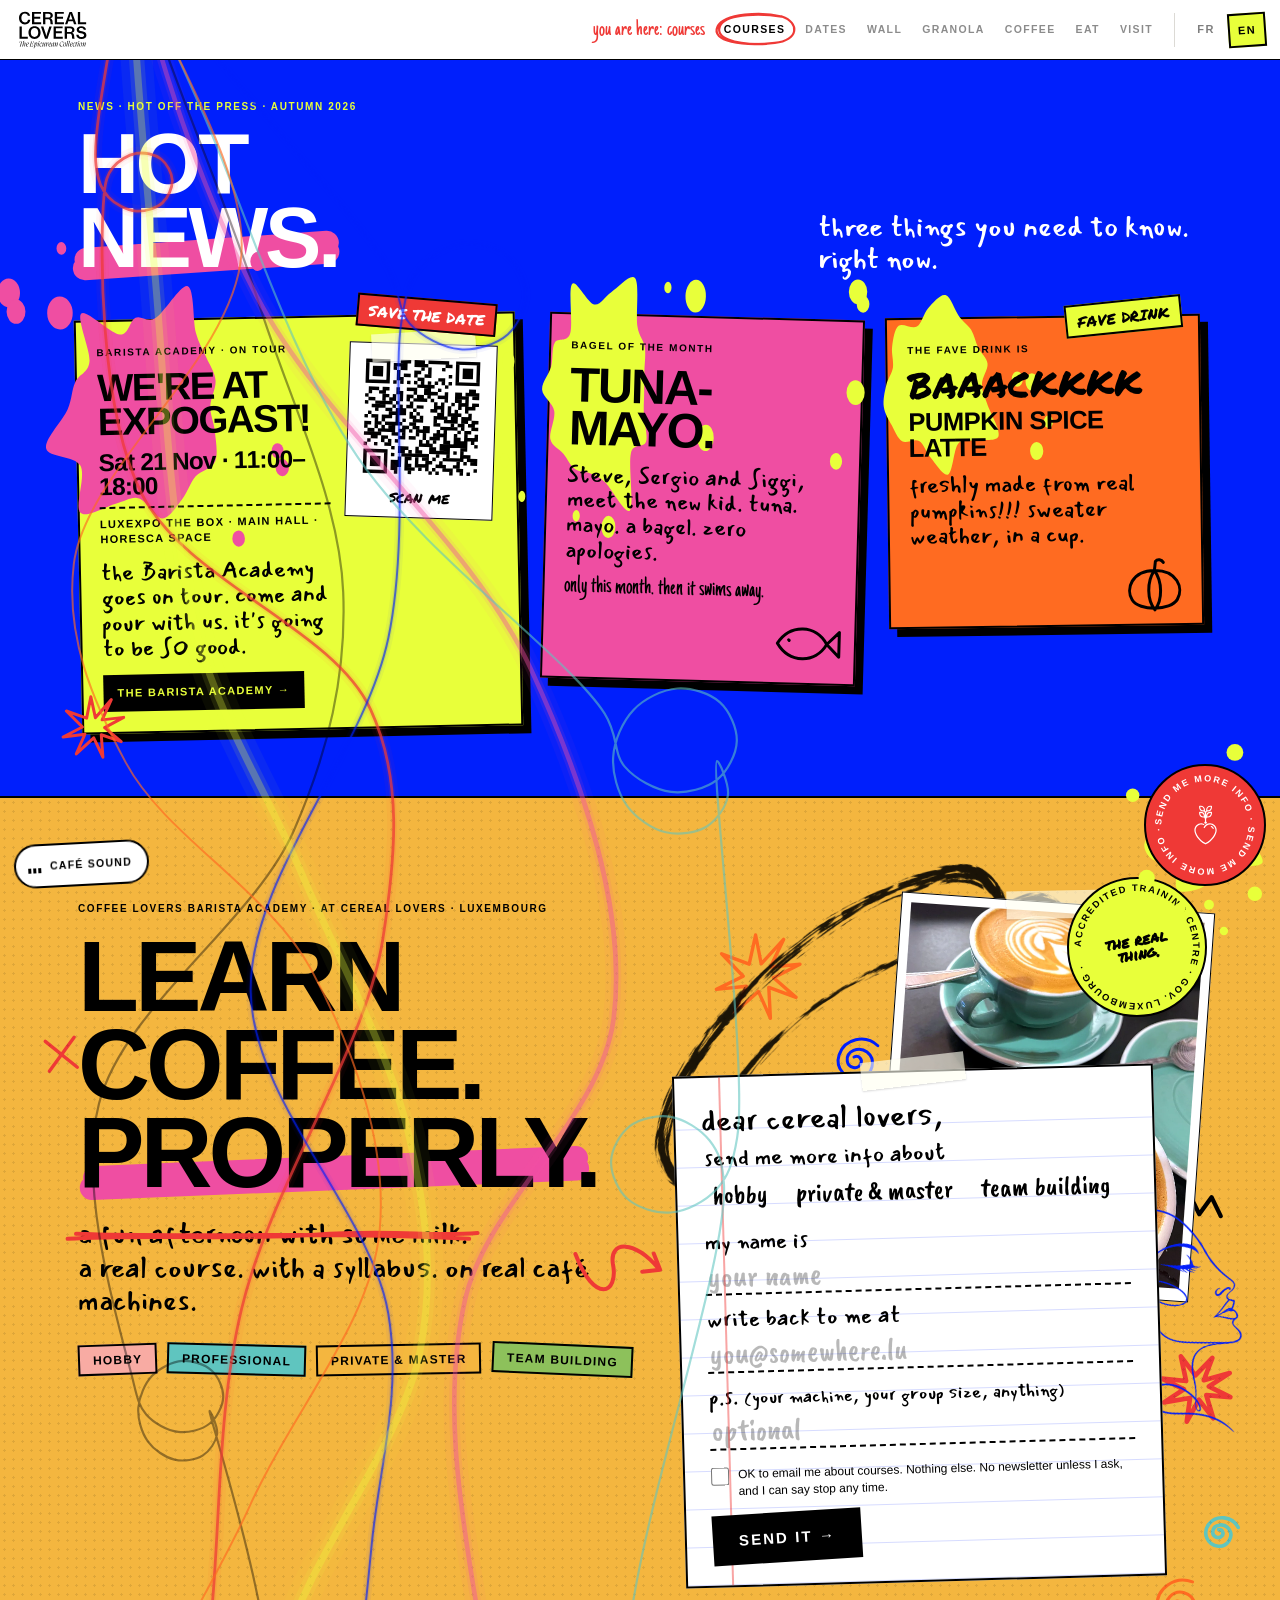
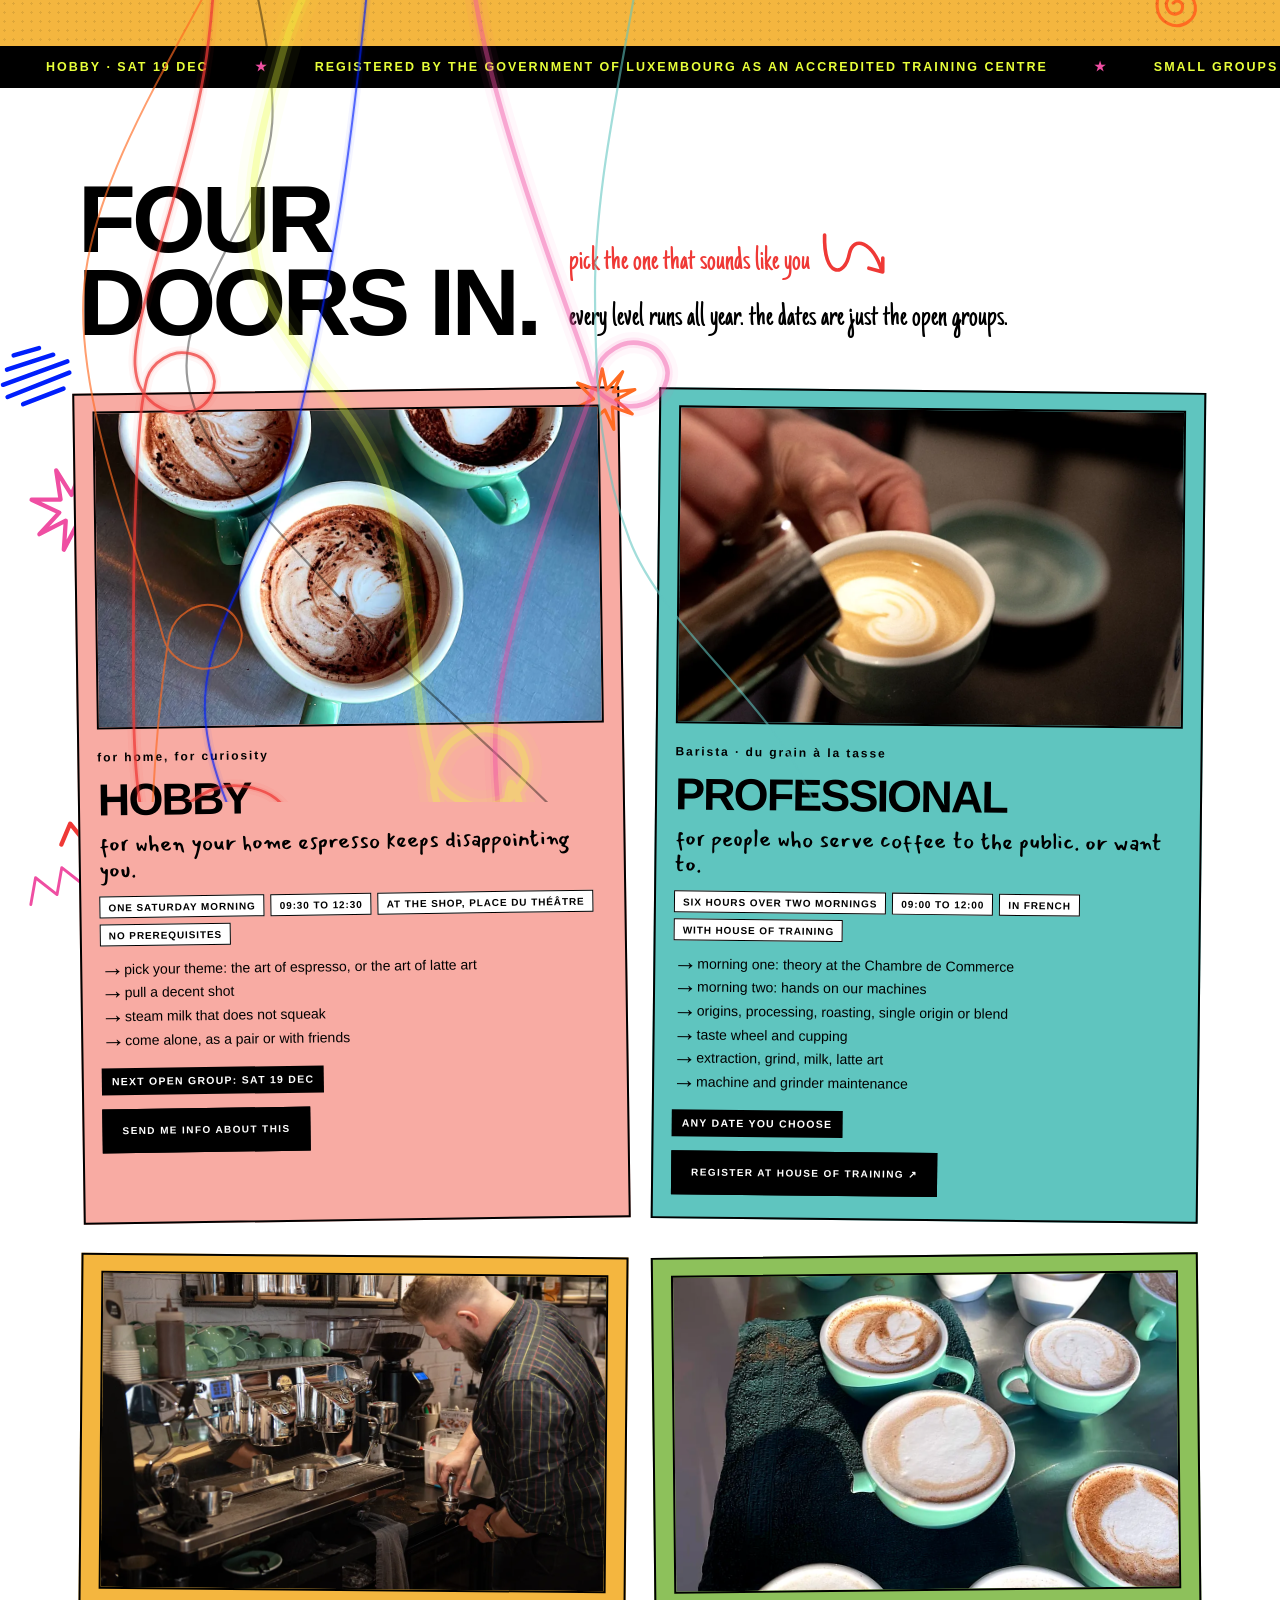
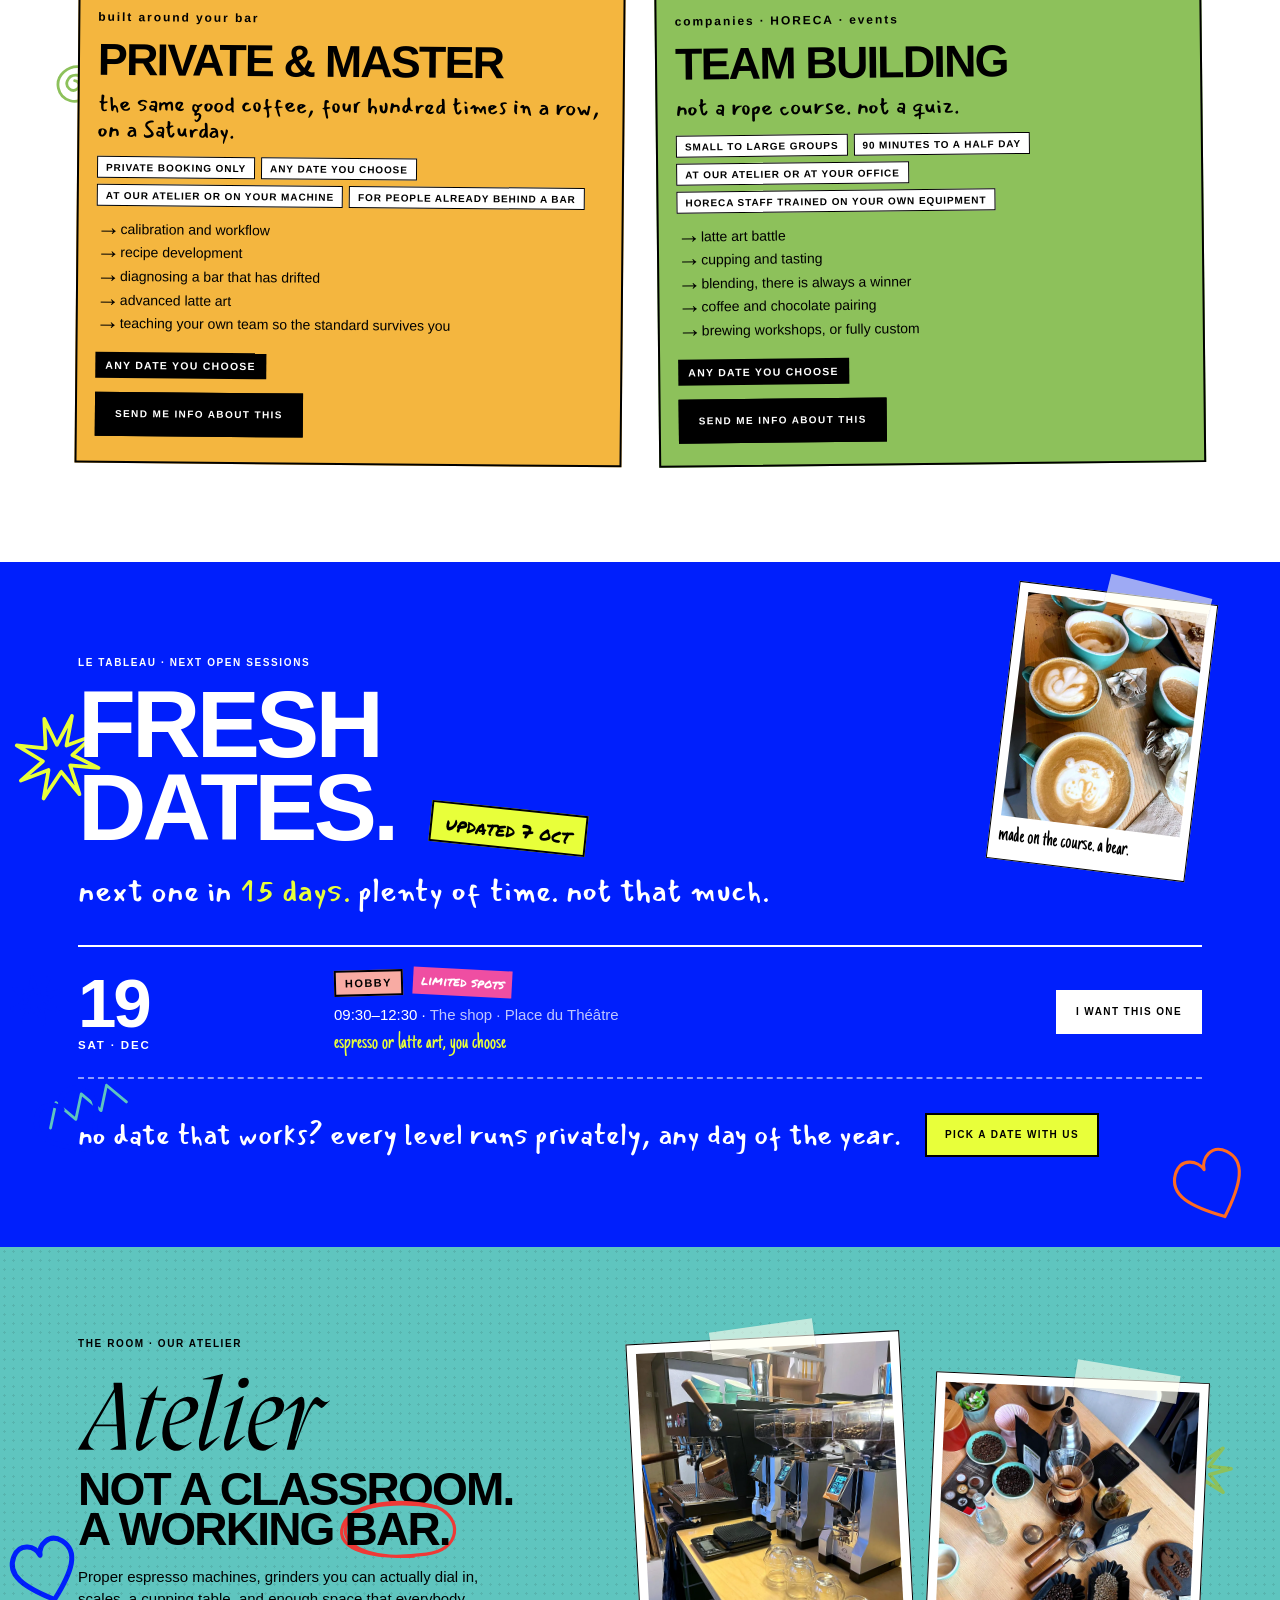
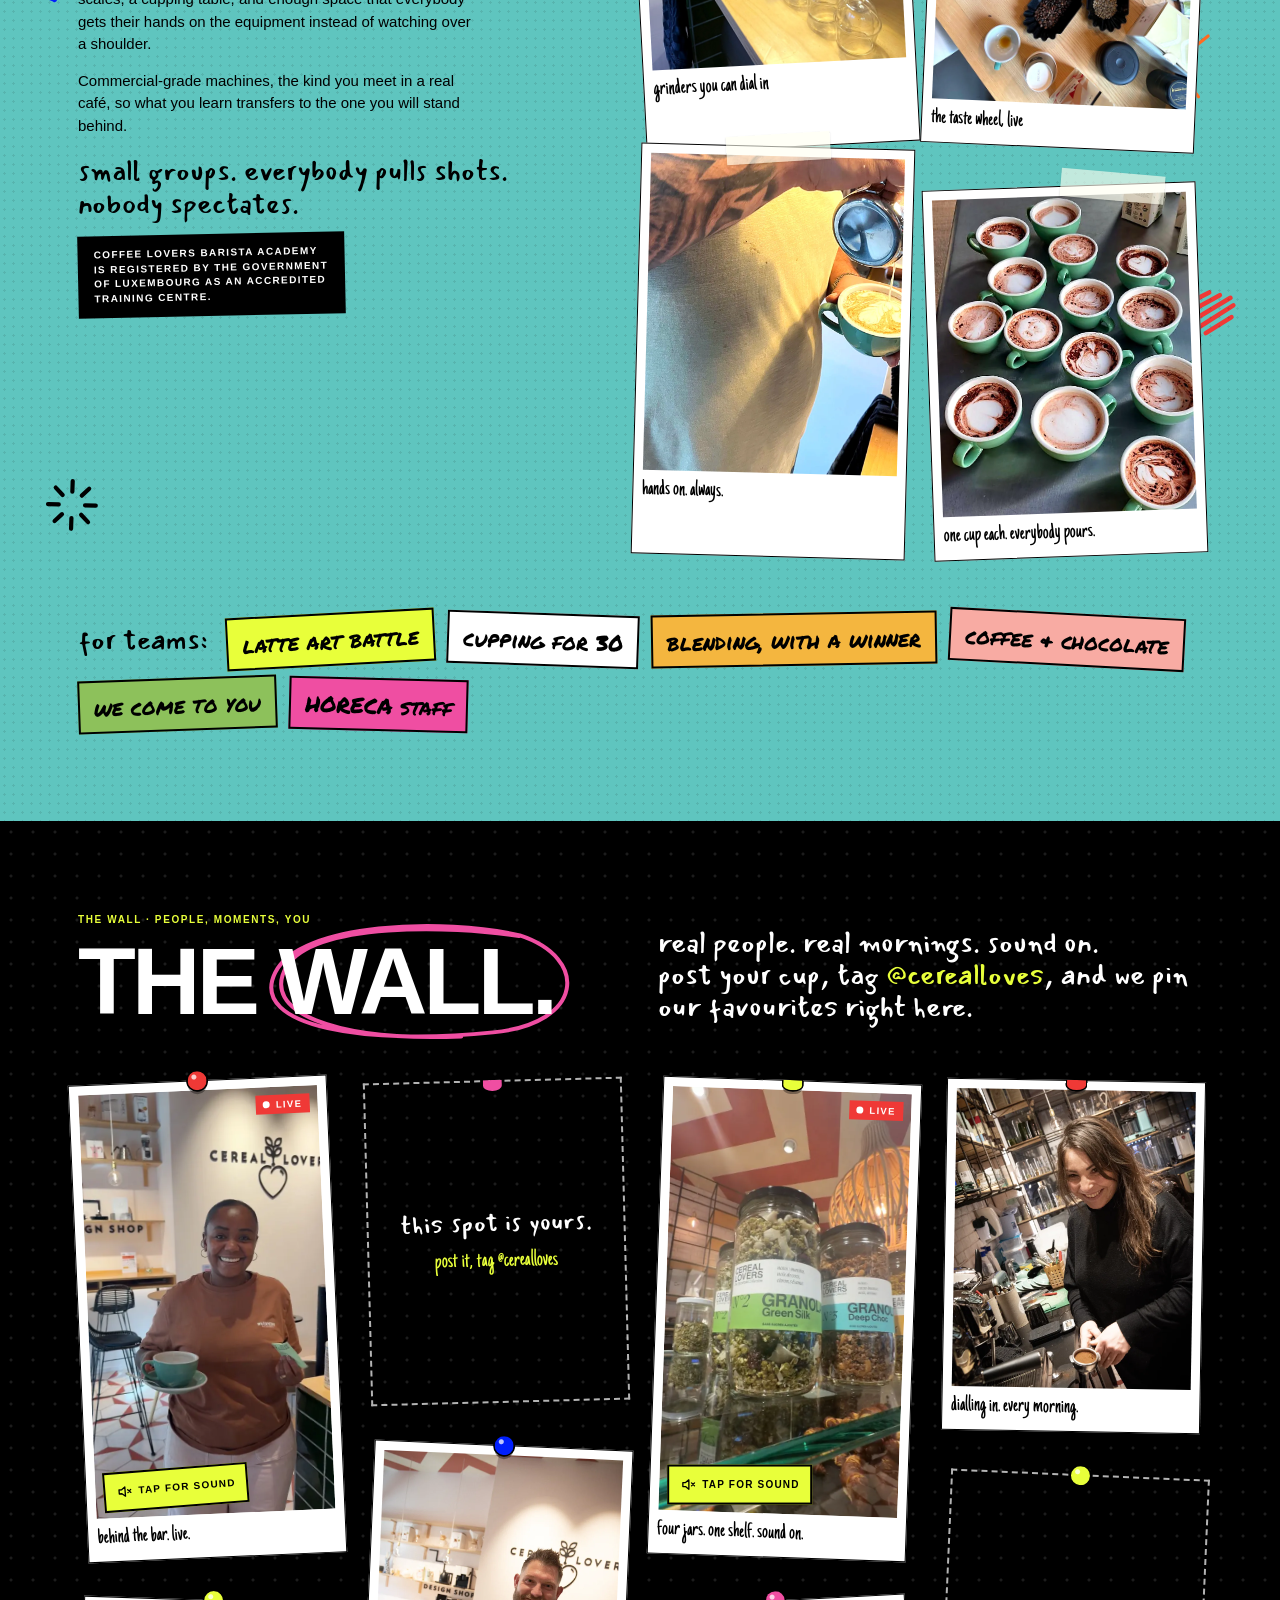
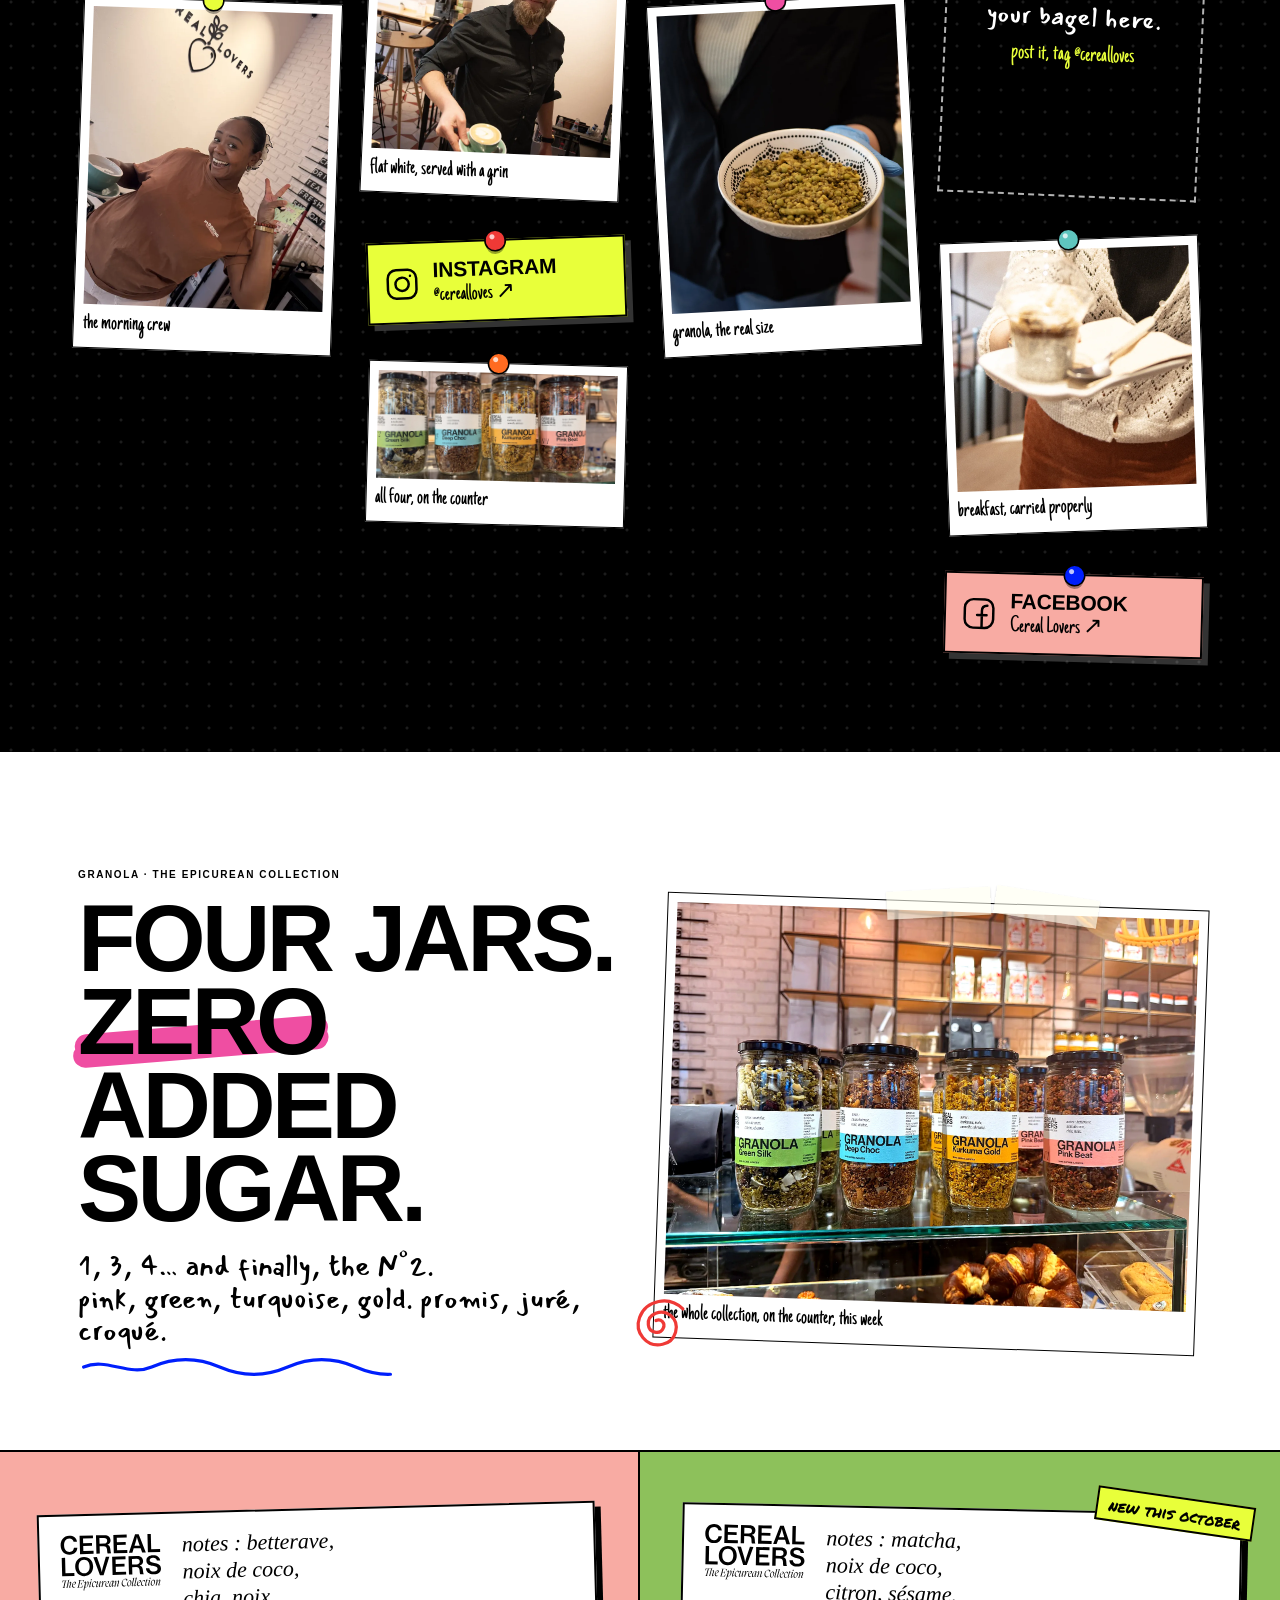
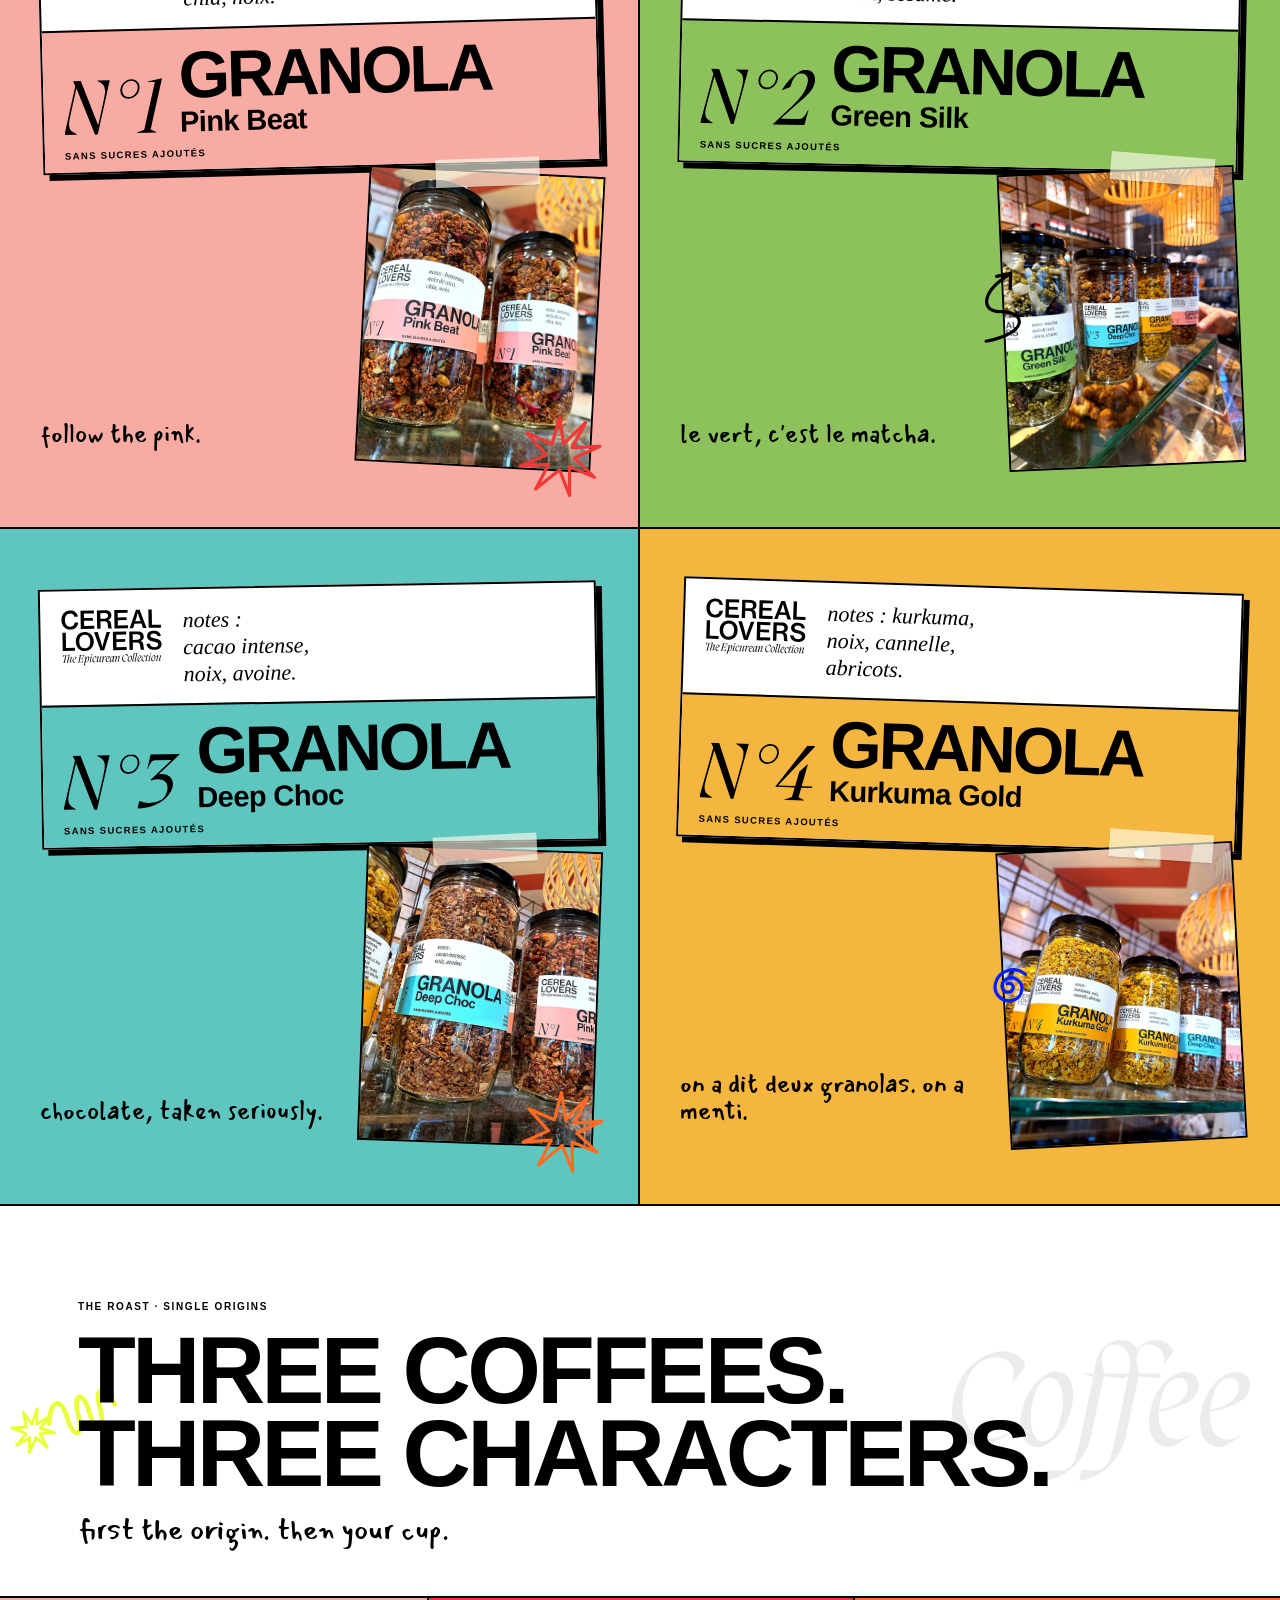
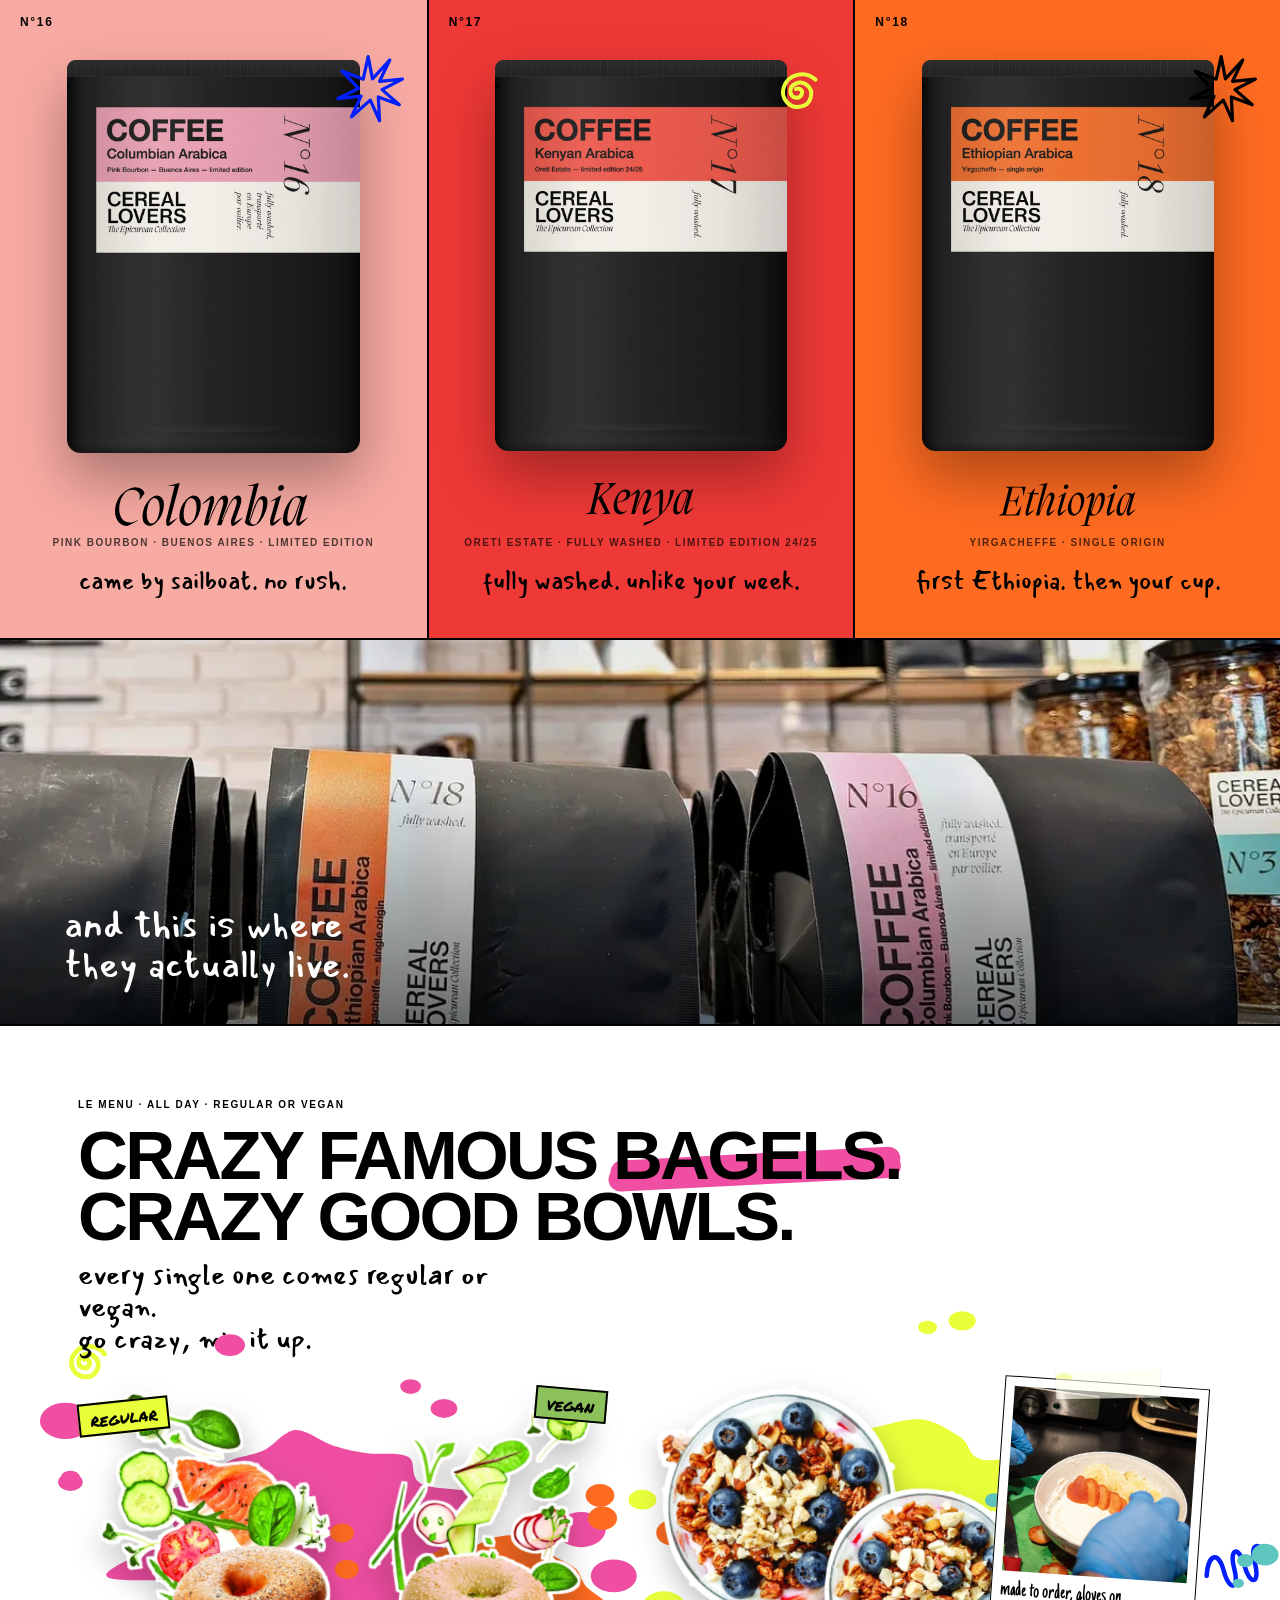
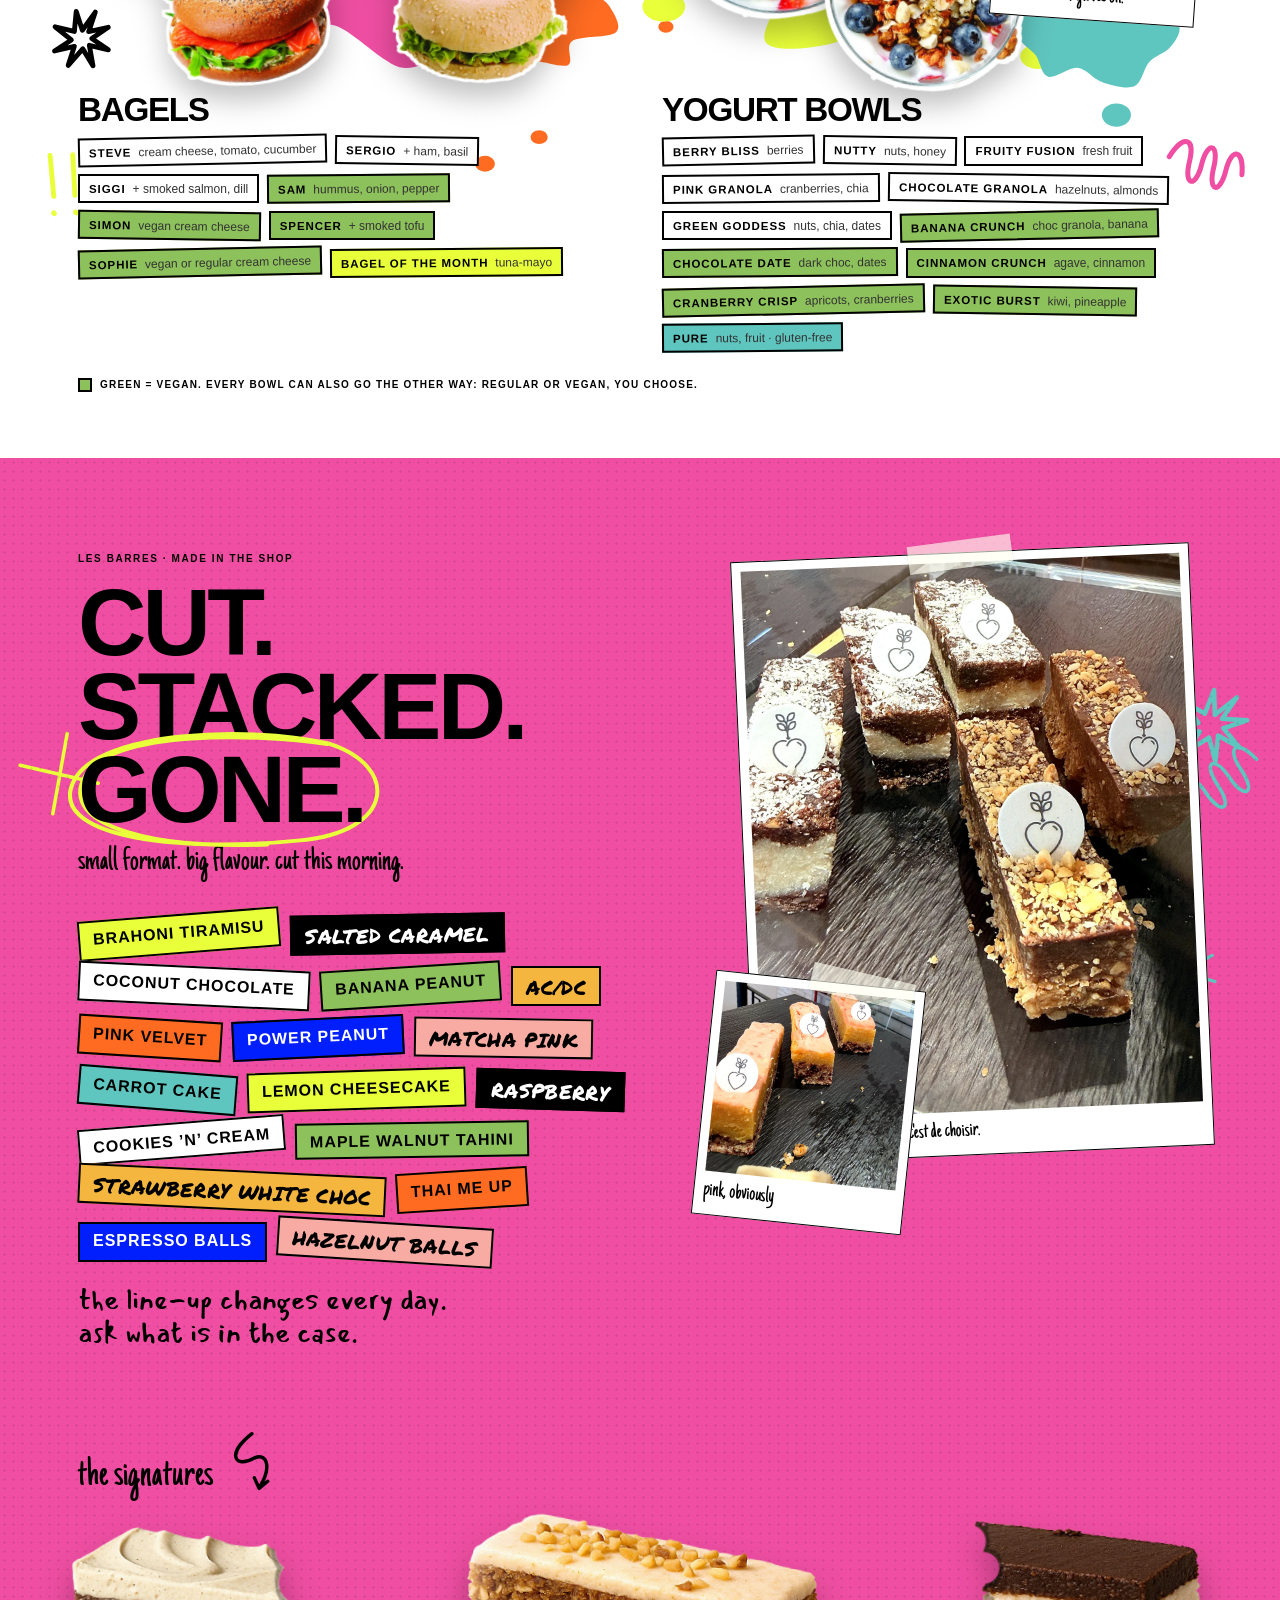
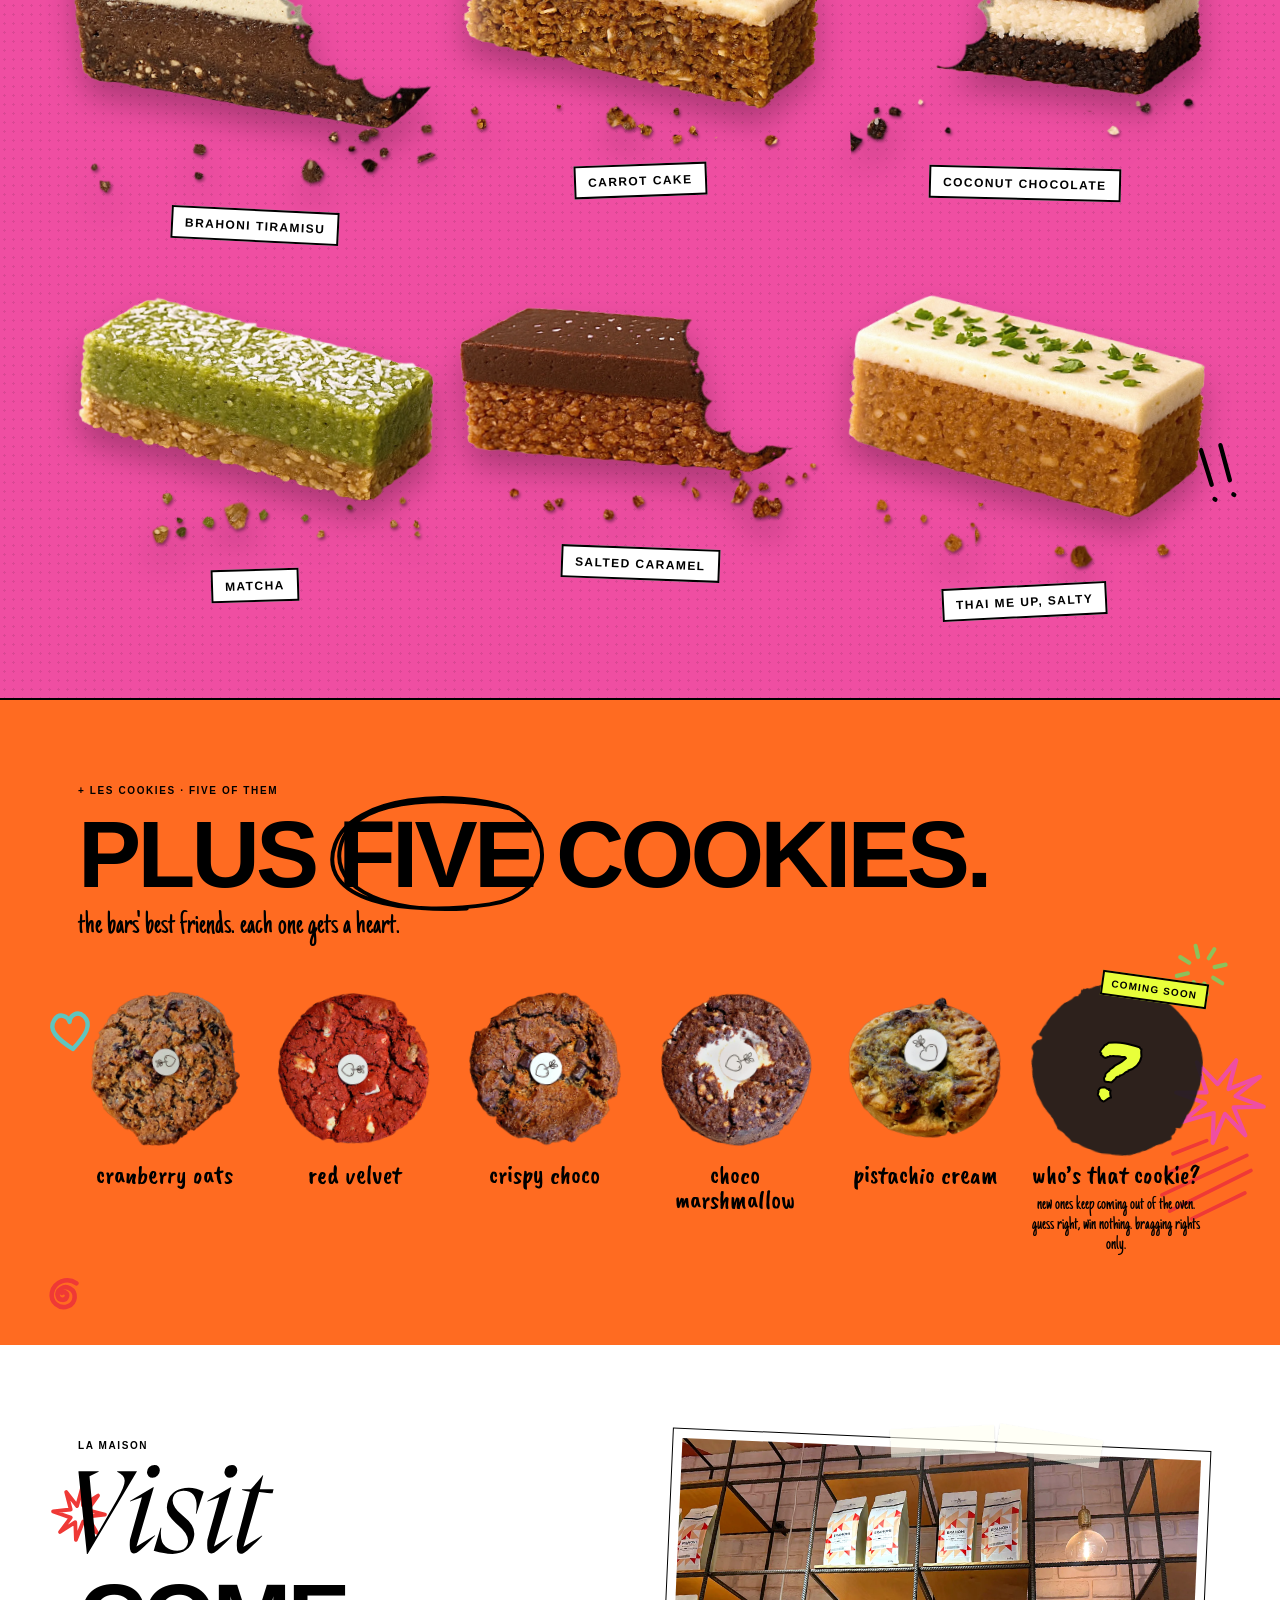
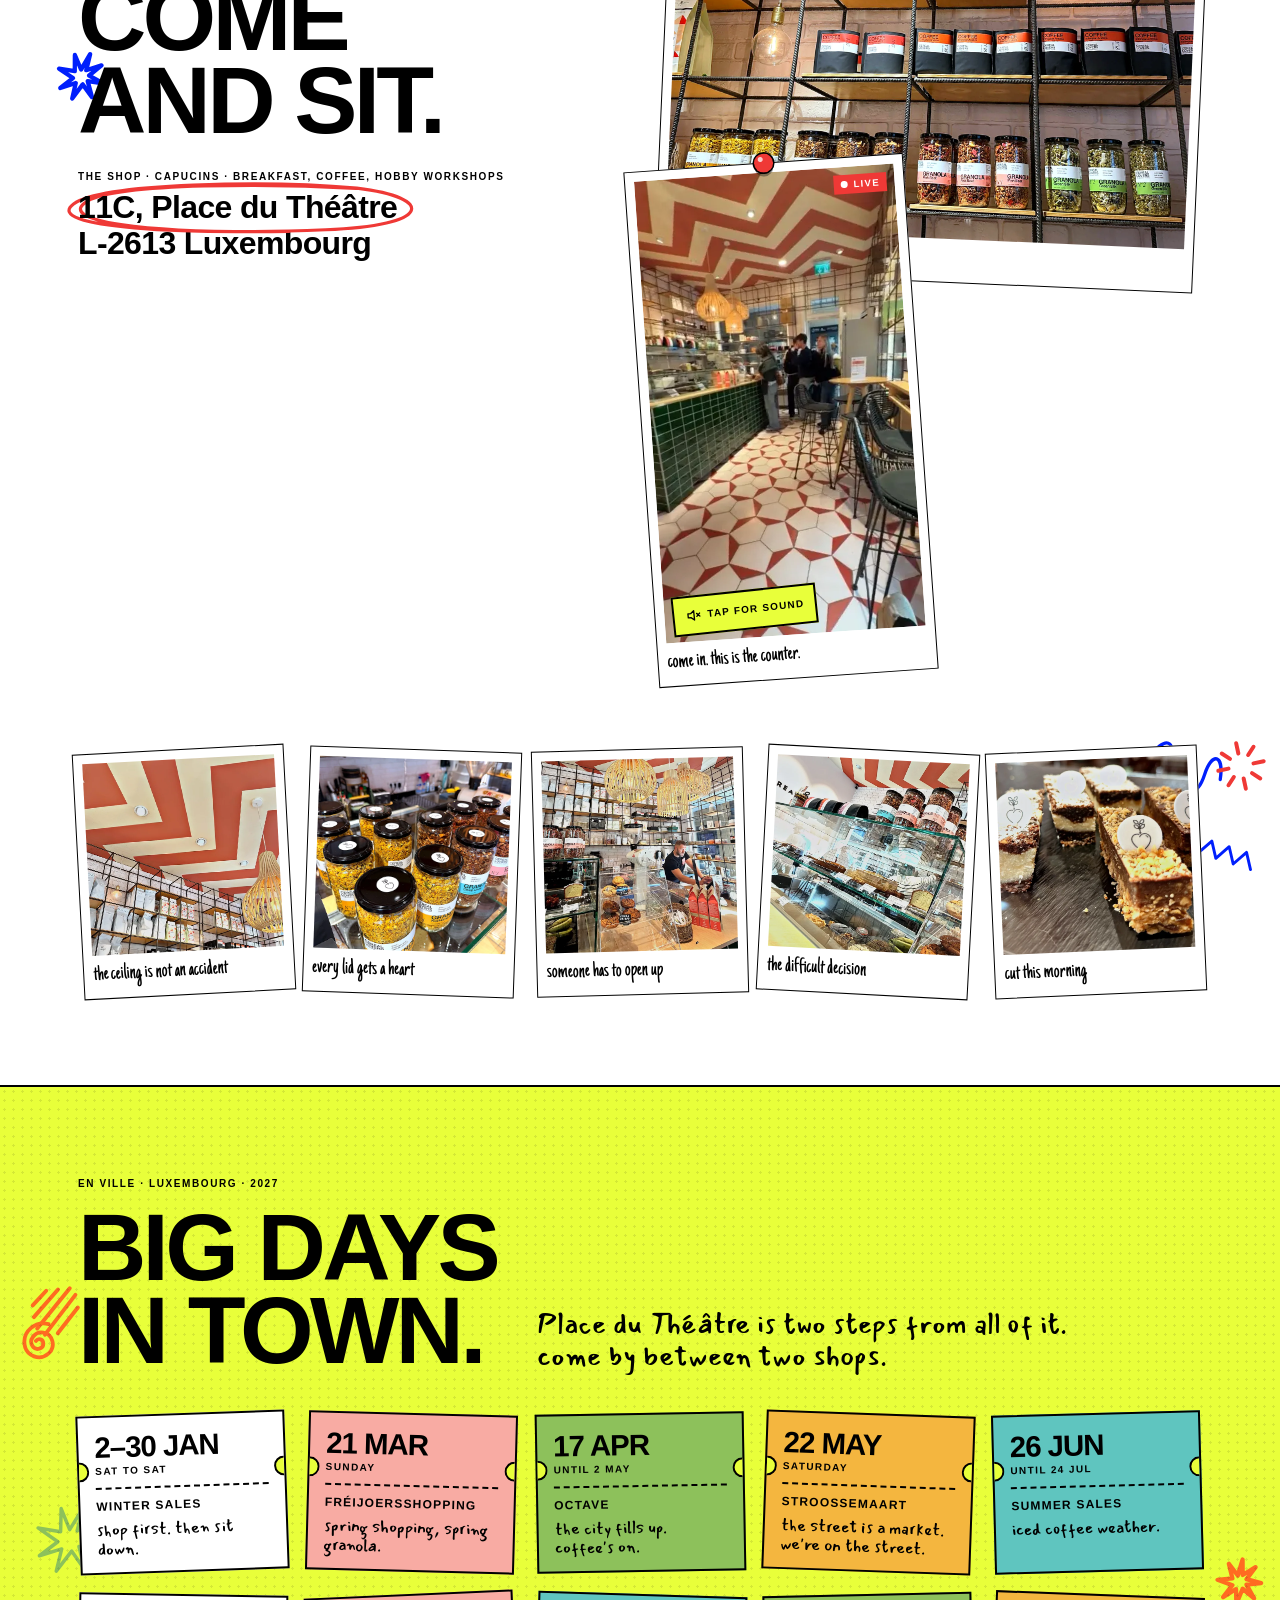
<file: cereallovers-preview/en.html>
<!doctype html>
<html lang="en">
<head>
<meta charset="utf-8">
<meta name="viewport" content="width=device-width,initial-scale=1,viewport-fit=cover">
<meta name="robots" content="noindex,nofollow">
<title>Cereal Lovers</title>
<meta name="description" content="Cereal Lovers 2026 website concept. Private preview.">
<link rel="icon" href="data:,">
<link rel="stylesheet" href="fonts.css">
<style>
:root{
  /* toolbox, CL_TOOLBOX_2026 page 7 */
  --ink:#000; --paper:#fff;
  --beet:#f8aba3; --ochre:#dba211; --jade:#5fc5bf; --leaf:#7eb24f;
  --wine:#bb5560; --mauve:#b87490; --ember:#ce561c; --coral:#f05158;
  /* the jar lids, autumn 2026 */
  --silk:#8dc15b; --gold:#f4b63f;
  /* the pens */
  --red:#ef3936; --orange:#ff6b21; --marker:#ef4ea2; --cobalt:#001ffc; --acid:#e8ff3a;
  /* web additions */
  --smoke:#8a8a88; --rule:#dcdad5;
  --sans:"Helvetica Neue",Helvetica,Arial,"Liberation Sans",sans-serif;
  --hand:"Mansalva","Bradley Hand",cursive;
  --pen:"Just Another Hand","Bradley Hand",cursive;
  --mk:"Permanent Marker","Mansalva",cursive;
  --brush:"Caveat Brush","Mansalva",cursive;
}
*{box-sizing:border-box}
html{scroll-behavior:smooth;scroll-padding-top:70px}
body{margin:0;background:var(--paper);color:var(--ink);font-family:var(--sans);font-size:15px;line-height:1.5;
  -webkit-font-smoothing:antialiased;overflow-x:hidden}
img{max-width:100%;display:block}
a{color:inherit}
:focus-visible{outline:2px solid var(--ink);outline-offset:2px}
::selection{background:var(--marker);color:#fff}
.vh{position:absolute;width:1px;height:1px;margin:-1px;padding:0;overflow:hidden;clip:rect(0 0 0 0);white-space:nowrap;border:0}
.page{position:relative}
section{position:relative;overflow:hidden;isolation:isolate}
.wrap{position:relative;max-width:1180px;margin:0 auto;padding:0 28px}

/* type */
.eye{font:700 10px/1.3 var(--sans);letter-spacing:.16em;text-transform:uppercase;margin:0}
h1,h2,h3{font-family:var(--sans);font-weight:700;letter-spacing:-.04em;line-height:.88;margin:0;text-transform:uppercase}
h1{font-size:clamp(58px,10.4vw,152px)}
h2{font-size:clamp(44px,7.4vw,108px)}
.hand{font-family:var(--hand);font-size:clamp(21px,2.3vw,30px);line-height:1.1;margin:0}
.pen{font-family:var(--pen);font-size:clamp(25px,2.7vw,36px);line-height:.95;margin:0;color:var(--red)}
.mk{font-family:var(--mk)}
.lede{font-size:16px;max-width:52ch;margin:0}

/* PP Migra, cut from the toolbox as outlines */
.mg{display:inline-block;background:currentColor;vertical-align:middle;
  -webkit-mask-repeat:no-repeat;mask-repeat:no-repeat;-webkit-mask-position:left center;mask-position:left center;
  -webkit-mask-size:contain;mask-size:contain;width:calc(var(--h) * var(--r));height:var(--h)}
.g-n1{--r:1.801;-webkit-mask-image:url(mg/n1.svg);mask-image:url(mg/n1.svg)}
.g-n2{--r:2.052;-webkit-mask-image:url(mg/n2.svg);mask-image:url(mg/n2.svg)}
.g-n3{--r:2.128;-webkit-mask-image:url(mg/n3.svg);mask-image:url(mg/n3.svg)}
.g-n4{--r:2.042;-webkit-mask-image:url(mg/n4.svg);mask-image:url(mg/n4.svg)}
.g-epi{--r:8.957;-webkit-mask-image:url(mg/epicurean.svg);mask-image:url(mg/epicurean.svg)}
.g-gra{--r:3.919;-webkit-mask-image:url(mg/granola.svg);mask-image:url(mg/granola.svg)}
.g-cof{--r:2.120;-webkit-mask-image:url(mg/coffee.svg);mask-image:url(mg/coffee.svg)}
.g-clb{--r:4.497;-webkit-mask-image:url(mg/colombia.svg);mask-image:url(mg/colombia.svg)}
.g-ken{--r:2.522;-webkit-mask-image:url(mg/kenya.svg);mask-image:url(mg/kenya.svg)}
.g-eth{--r:3.175;-webkit-mask-image:url(mg/ethiopia.svg);mask-image:url(mg/ethiopia.svg)}
.g-atl{--r:3.286;-webkit-mask-image:url(mg/atelier.svg);mask-image:url(mg/atelier.svg)}
.g-vis{--r:2.192;-webkit-mask-image:url(mg/visit.svg);mask-image:url(mg/visit.svg)}
.g-idx{--r:2.767;-webkit-mask-image:url(mg/index.svg);mask-image:url(mg/index.svg)}
.g-fin{--r:3.139;-webkit-mask-image:url(mg/finale.svg);mask-image:url(mg/finale.svg)}
.g-ouv{--r:5.438;-webkit-mask-image:url(mg/ouverture.svg);mask-image:url(mg/ouverture.svg)}
.g-coe{--r:3.120;-webkit-mask-image:url(mg/coeur.svg);mask-image:url(mg/coeur.svg)}
.g-tex{--r:4.058;-webkit-mask-image:url(mg/texture.svg);mask-image:url(mg/texture.svg)}
/* the French words, composed from the same letters (website-2026/i18n/mg_fr.py) */
.g-cafe{--r:1.534;-webkit-mask-image:url(mg/cafe.svg);mask-image:url(mg/cafe.svg)}
.g-visite{--r:2.657;-webkit-mask-image:url(mg/visite.svg);mask-image:url(mg/visite.svg)}
.g-colombie{--r:4.383;-webkit-mask-image:url(mg/colombie.svg);mask-image:url(mg/colombie.svg)}
.g-ethiopie{--r:2.778;-webkit-mask-image:url(mg/ethiopie.svg);mask-image:url(mg/ethiopie.svg)}

/* the pens: every scribble draws itself when it scrolls in */
.sc{position:absolute;pointer-events:none;overflow:visible}
.sc path{fill:none;stroke:var(--s,var(--red));stroke-width:var(--w,3.2);stroke-linecap:round;stroke-linejoin:round;
  vector-effect:non-scaling-stroke}
.dr path{stroke-dasharray:1 1.02;stroke-dashoffset:1;transition:stroke-dashoffset 1.15s cubic-bezier(.65,0,.25,1)}
.dr.in path{stroke-dashoffset:0}
.dr path:nth-child(2){transition-delay:.35s}
.pop{opacity:0;scale:.3;rotate:-35deg;transition:opacity .35s, scale .55s cubic-bezier(.3,1.6,.5,1), rotate .55s cubic-bezier(.3,1.6,.5,1)}
.pop.in{opacity:1;scale:1;rotate:0deg}
.ring{position:relative;display:inline-block;z-index:0}
.ring > .sc{left:-9%;top:-26%;width:118%;height:152%;z-index:-1}
.mark{position:relative;display:inline-block;z-index:0}
.mark > .sc{left:-3%;top:40%;width:106%;height:.55em;z-index:-1}
.mark > .sc path{stroke:var(--marker);--w:22}
.x{position:relative;display:inline-block}
.x > .sc{left:-4%;top:28%;width:108%;height:50%}
.squig{display:block;width:min(340px,80%);height:26px;margin-top:6px}
.tape{position:absolute;z-index:3;width:104px;height:28px;background:rgba(255,255,240,.62);
  box-shadow:0 1px 2px rgba(0,0,0,.15);top:-13px;left:50%;translate:-50% 0;rotate:-5deg}
.tape.r{rotate:7deg;left:70%}
.snap{position:relative;background:#fff;padding:9px 9px 12px;border:1.5px solid var(--ink)}
.snap img{width:100%;aspect-ratio:4/5;object-fit:cover}
.snap figcaption{font-family:var(--pen);font-size:23px;line-height:1;margin-top:8px}
.dots{position:absolute;inset:0;pointer-events:none;z-index:-1;opacity:.55;
  background-image:radial-gradient(rgba(0,0,0,.16) 1.15px,transparent 1.35px);background-size:9px 9px}

/* the ink spine: seven pens drawing down the whole page */
#spine{position:absolute;inset:0;z-index:5;pointer-events:none;overflow:hidden}
#spine svg{position:absolute;left:0;width:100%;display:block;overflow:hidden}
#spine path{fill:none;stroke-linecap:round;stroke-linejoin:round;stroke-dasharray:1 1.02;stroke-dashoffset:1}

/* header: logo left, the numbers right (design system: the numbers are the navigation) */
.top{position:fixed;inset:0 0 auto 0;height:60px;z-index:50;background:var(--paper);border-bottom:1px solid var(--ink);
  display:flex;align-items:center;justify-content:flex-start;padding:0 14px 0 18px}
.logo{display:block;height:38px;aspect-ratio:1.805;background:var(--ink);
  -webkit-mask:url(el/wordmark.svg) no-repeat left center/contain;mask:url(el/wordmark.svg) no-repeat left center/contain}
.navr{display:flex;align-items:center;gap:10px;margin-left:auto}
/* FR | EN, always on top */
.lang{display:flex;align-items:center;gap:3px;margin-left:12px;padding-left:12px;border-left:1px solid var(--rule)}
.lang a{display:grid;place-items:center;min-width:38px;min-height:34px;padding:0 7px;border:2px solid transparent;color:var(--ink);text-decoration:none;
  font:700 11px/1 var(--sans);letter-spacing:.12em;opacity:.5;transition:opacity .15s}
.lang a:hover{opacity:1}
.lang a[aria-current]{opacity:1;background:var(--acid);border-color:var(--ink);rotate:-4deg}
.here{font-family:var(--pen);font-size:24px;color:var(--red);white-space:nowrap}
.rail{display:flex;align-items:center;gap:2px}
.rail a{position:relative;display:grid;place-items:center;padding:10px 9px;color:var(--ink);text-decoration:none}
.rail .w{font:700 10.5px/1 var(--sans);letter-spacing:.13em;text-transform:uppercase;opacity:.45;transition:opacity .15s}
.rail a:hover .w,.rail a:focus-visible .w,.rail a[aria-current] .w{opacity:1}
.rail a .sc{inset:-2px -3px;width:calc(100% + 6px);height:calc(100% + 4px);opacity:0}
.rail a[aria-current] .sc{opacity:1}

/* sticky sticker: send me more info */
.cta{position:fixed;right:14px;bottom:calc(14px + env(safe-area-inset-bottom,0px));z-index:45;width:122px;height:122px;
  border-radius:50%;background:var(--red);border:2px solid var(--ink);display:grid;place-items:center;text-decoration:none;
  transition:opacity .25s, scale .25s}
.cta svg{position:absolute;inset:0;width:100%;height:100%;animation:spin 16s linear infinite}
.cta text{font:700 9.4px var(--sans);fill:#fff}
.cta i{width:24px;height:40px;background:#fff;-webkit-mask:url(el/heart.svg) no-repeat center/contain;mask:url(el/heart.svg) no-repeat center/contain}
.cta:hover{background:var(--ink)}
.cta.hide{opacity:0;scale:.5;pointer-events:none}
@keyframes spin{to{rotate:360deg}}

/* the café, as sound: murmur recorded in the shop, only when someone asks for it */
.amb{position:fixed;left:14px;bottom:calc(14px + env(safe-area-inset-bottom,0px));z-index:45;display:inline-flex;align-items:center;gap:9px;
  min-height:44px;padding:0 15px 0 12px;border:2px solid var(--ink);border-radius:999px;background:#fff;color:var(--ink);
  font:700 10.5px/1 var(--sans);letter-spacing:.12em;text-transform:uppercase;cursor:pointer;rotate:-3deg;transition:background .15s}
.amb:hover{background:var(--acid)}
.amb.on{background:var(--acid)}
.amb .eq{display:inline-flex;align-items:flex-end;gap:2px;height:14px}
.amb .eq i{display:block;width:3px;height:5px;background:currentColor}
.amb.on .eq i{animation:eq .9s ease-in-out infinite}
.amb.on .eq i:nth-child(2){animation-delay:-.3s} .amb.on .eq i:nth-child(3){animation-delay:-.6s}
@keyframes eq{0%,100%{height:4px}50%{height:14px}}
.amb .w2{display:none}
.amb.on .w1{display:none}
.amb.on .w2{display:inline}

/* ====== L'ACADÉMIE ====== */
#s1{background:var(--gold);padding:104px 0 0}
.hero{position:relative;z-index:6;display:grid;grid-template-columns:minmax(0,1.04fr) minmax(0,.96fr);gap:34px;padding-bottom:64px}
.hero .eye{margin-bottom:18px}
.hero .lc{position:relative;container-type:inline-size}
.hero h1{position:relative;font-size:clamp(54px,8.2vw,124px);font-size:min(17.6cqi,150px)}
.hero .cross{margin:22px 0 0;font-family:var(--hand);font-size:clamp(21px,2.3vw,29px);line-height:1.15}
.hero .cross .x .sc path{stroke:var(--red);--w:4}
.levels{display:flex;flex-wrap:wrap;gap:10px;margin:26px 0 0;padding:0;list-style:none}
.levels a{display:inline-block;padding:8px 13px 7px;border:2px solid var(--ink);background:var(--c);font:700 12px/1 var(--sans);
  letter-spacing:.1em;text-transform:uppercase;text-decoration:none;rotate:var(--rot,0deg);transition:rotate .15s, translate .15s}
.levels a:hover{rotate:0deg;translate:0 -3px}
.stamp{position:absolute;right:-6px;top:-26px;width:142px;height:142px;z-index:2}
.stamp svg{width:100%;height:100%;animation:spin 30s linear infinite}
.stamp text{font:700 9.4px var(--sans);letter-spacing:.18em;fill:var(--ink)}
.stamp b{position:absolute;inset:0;display:grid;place-items:center;font-family:var(--mk);font-size:15px;line-height:.95;text-align:center;rotate:-10deg}
.hero .arrow1{right:-18px;top:47%;width:84px;height:100px;rotate:78deg}
.collage{position:relative;min-height:600px}
.collage .ph1{position:absolute;right:0;top:0;width:60%;rotate:4deg;z-index:1}
.collage .ph1 img{aspect-ratio:4/5}
.collage .inkb{position:absolute;left:-6%;top:-30px;width:86%;rotate:-8deg;z-index:0;pointer-events:none;opacity:.9}
.collage .face{position:absolute;right:-40px;top:300px;width:150px;rotate:-12deg;z-index:7;pointer-events:none}
.collage .st1{left:6%;top:4%;width:96px;height:96px;--s:var(--orange);--w:3.4}
.collage .spiral{right:58%;top:110px;width:90px;height:90px;--s:var(--cobalt);--w:3}

/* the note: send me more info */
.note{position:relative;z-index:7;margin-top:168px;width:92%;rotate:-1.6deg;background:#fff;border:2px solid var(--ink);
  padding:28px 26px 22px;background-image:repeating-linear-gradient(transparent 0 37px,rgba(0,31,252,.16) 37px 38px);
  background-position:0 14px}
.note::before{content:"";position:absolute;left:44px;top:0;bottom:0;width:1.5px;background:rgba(239,57,54,.45)}
.note .tape{top:-15px}
.note .dear{font-family:var(--hand);font-size:31px;line-height:1;margin:0 0 8px}
.note .l{display:block;font-family:var(--hand);font-size:23px;line-height:1.2;margin:10px 0 2px}
.note input[type=text],.note input[type=email]{width:100%;font-family:var(--brush);font-size:31px;line-height:1.15;color:var(--cobalt);
  background:transparent;border:0;border-bottom:2px dashed var(--ink);padding:0 2px;border-radius:0;outline:none}
.note input[type=text]:focus,.note input[type=email]:focus{border-bottom:2px solid var(--red)}
.note input::placeholder{color:rgba(0,0,0,.28)}
.chips{display:flex;flex-wrap:wrap;gap:4px 8px;margin:4px 0 6px}
.chip{position:relative;cursor:pointer}
.chip input{position:absolute;opacity:0;width:1px;height:1px}
.chip span{position:relative;display:inline-block;font-family:var(--brush);font-size:26px;line-height:1.25;padding:1px 10px;z-index:0}
.chip .sc{left:-4%;top:-14%;width:108%;height:128%;opacity:0;z-index:-1}
.chip .sc path{--s:var(--red);--w:3}
.chip input:checked + span{color:var(--red)}
.chip input:checked + span .sc{opacity:1}
.chip input:focus-visible + span{outline:2px solid var(--ink);outline-offset:1px}
.when{font-family:var(--pen);font-size:25px;color:var(--red);margin:0;min-height:0}
.when:empty{display:none}
.consent{position:relative;z-index:1;display:flex;gap:9px;align-items:flex-start;margin:16px 0 14px;font-size:12px;line-height:1.4}
.consent input{width:18px;height:18px;margin:1px 0 0;accent-color:var(--ink);flex:none}
.sendrow{position:relative;isolation:isolate;display:flex;align-items:center;gap:16px;flex-wrap:wrap}
.send{font:700 15px/1 var(--sans);letter-spacing:.14em;text-transform:uppercase;background:var(--ink);color:#fff;border:0;
  padding:17px 26px 16px;rotate:-2deg;cursor:pointer;min-height:50px}
.send:hover{background:var(--red);color:#fff}
.status{font-family:var(--pen);font-size:26px;line-height:1;color:var(--red);margin:0}
.hp{position:absolute;left:-9999px}
.note.sent .form-body{display:none}
.thanks{display:none}
.note.sent .thanks{display:block}
.thanks p{margin:0}

/* ticker */
.tick{position:relative;z-index:6;background:var(--ink);color:var(--acid);overflow:hidden;white-space:nowrap;padding:15px 0 14px;
  font:700 12.5px/1 var(--sans);letter-spacing:.16em;text-transform:uppercase}
.tick .tr{display:inline-flex;gap:46px;padding-left:46px;animation:tick 48s linear infinite}
.tick .tr span::after{content:"\2605";margin-left:46px;color:var(--marker)}
@keyframes tick{to{transform:translateX(-50%)}}

/* five doors */
#doors{background:var(--paper);padding:90px 0 96px}
.dhead{display:grid;grid-template-columns:auto 1fr;gap:10px 30px;align-items:end;margin-bottom:46px}
.dhead .pen{padding-bottom:10px}
.dhead .arr2{position:relative;display:inline-block;width:70px;height:80px;vertical-align:middle;rotate:100deg;margin-left:8px}
.doors{display:grid;grid-template-columns:repeat(2,minmax(0,1fr));gap:34px 30px}
.door{position:relative;background:var(--c);border:2px solid var(--ink);padding:16px 18px 22px;rotate:var(--rot,0deg)}
.door .ph{position:relative;border:2px solid var(--ink);overflow:hidden;margin-bottom:16px;background:#fff}
.door .ph img{width:100%;aspect-ratio:16/10;object-fit:cover}
.door .no{font:700 12px/1 var(--sans);letter-spacing:.16em}
.door .no .ring .sc path{--s:var(--ink);--w:2.4}
.door h3{font-size:clamp(32px,3.5vw,48px);margin:12px 0 6px}
.door .k{font:700 10px/1.3 var(--sans);letter-spacing:.14em;text-transform:uppercase}
.door .hand{font-size:23px;margin:12px 0 4px}
.facts{display:flex;flex-wrap:wrap;gap:6px;margin:14px 0 6px}
.facts span{background:#fff;border:1.5px solid var(--ink);padding:5px 8px 4px;font:700 10px/1.1 var(--sans);letter-spacing:.09em;text-transform:uppercase}
.learn{list-style:none;padding:0;margin:14px 0 16px;font-size:14px;line-height:1.4}
.learn li{position:relative;padding-left:24px;margin:4px 0}
.learn li::before{content:"\2192";position:absolute;left:0;top:-3px;font-family:var(--pen);font-size:24px}
.next{display:inline-block;background:var(--ink);color:#fff;font:700 10.5px/1.2 var(--sans);letter-spacing:.12em;text-transform:uppercase;
  padding:7px 10px;margin:2px 0 14px}
.btns{display:flex;flex-wrap:wrap;gap:10px}
.btn{display:inline-flex;align-items:center;justify-content:center;min-height:44px;padding:0 18px;border:2px solid var(--ink);background:var(--ink);
  color:#fff;font:700 10px/1 var(--sans);letter-spacing:.14em;text-transform:uppercase;text-decoration:none;cursor:pointer}
.btn:hover{background:var(--red);border-color:var(--red)}
.btn.line{background:transparent;color:var(--ink)}
.btn.line:hover{background:#fff}
.door .st2{right:-22px;top:-24px;width:70px;height:70px;--s:var(--orange)}
.fallback{font-family:var(--hand);font-size:24px}

/* fresh dates */
#dates{background:var(--cobalt);color:#fff;padding:94px 0 90px}
#dates .eye{color:#fff}
.dt-head{position:relative;display:flex;flex-wrap:wrap;align-items:flex-end;gap:16px 34px;margin:14px 0 18px}
.upd{display:inline-block;background:var(--acid);color:var(--ink);font-family:var(--mk);font-size:19px;line-height:1;padding:10px 14px 8px;
  rotate:6deg;border:2px solid var(--ink)}
.count{font-family:var(--hand);font-size:clamp(23px,2.6vw,32px);color:#fff;margin:0 0 30px}
.count b{font-weight:400;color:var(--acid)}
.board{border-top:2px solid #fff;position:relative;z-index:6}
.row{display:grid;grid-template-columns:230px minmax(0,1fr) auto;gap:26px;align-items:center;padding:22px 0;border-bottom:2px dashed rgba(255,255,255,.55)}
.row .d{font:700 clamp(46px,5.4vw,72px)/.84 var(--sans);letter-spacing:-.045em;transition:color .15s}
.row .d small{display:block;font-size:11.5px;letter-spacing:.16em;margin-top:9px}
.row:hover .d{color:var(--acid)}
.row .cn{display:inline-block;background:var(--c);color:var(--ink);border:2px solid var(--ink);font:700 11px/1 var(--sans);letter-spacing:.13em;
  text-transform:uppercase;padding:6px 9px 5px;rotate:-1.5deg}
.row .w{margin:8px 0 0;font-size:15px}
.row .w i{font-style:normal;opacity:.75}
.row .nt{font-family:var(--pen);font-size:24px;line-height:1;color:var(--acid);margin:4px 0 0}
.row .sts{display:inline-block;margin-left:10px;background:var(--marker);color:#fff;font-family:var(--mk);font-size:13px;padding:4px 8px 3px;rotate:3deg}
.row .btn{background:#fff;color:var(--ink);border-color:#fff}
.row .btn:hover{background:var(--acid);border-color:var(--acid)}
.priv{display:flex;flex-wrap:wrap;align-items:center;gap:14px 24px;margin-top:34px}
.priv .hand{color:#fff}
.priv .btn{background:var(--acid);color:var(--ink);border-color:var(--ink)}
.dt-ph{position:absolute;right:28px;top:-64px;width:200px;rotate:7deg;z-index:7}
.dt-ph .snap{color:var(--ink)}

/* the atelier */
#atelier{background:var(--jade);padding:90px 0}
.atl{display:grid;grid-template-columns:minmax(0,1fr) minmax(0,1.1fr);gap:44px;align-items:start}
.atl .mg{--h:clamp(46px,6vw,80px);margin:10px 0 18px}
.atl h3{font-size:clamp(30px,3.6vw,48px);margin:0 0 16px}
.atl p{margin:0 0 14px;max-width:48ch}
.accr{display:inline-block;margin-top:12px;background:var(--ink);color:#fff;padding:12px 16px;font:700 10px/1.45 var(--sans);letter-spacing:.14em;
  text-transform:uppercase;rotate:-1.2deg;max-width:380px}
.atl-ph{display:grid;grid-template-columns:1fr 1fr;gap:18px}
.atl-ph figure{margin:0}
.atl-ph figure:nth-child(1){rotate:-3deg} .atl-ph figure:nth-child(2){rotate:2.5deg;margin-top:40px}
.atl-ph figure:nth-child(3){rotate:1.5deg;margin-top:-20px} .atl-ph figure:nth-child(4){rotate:-2deg;margin-top:20px}
.team{margin-top:56px;display:flex;flex-wrap:wrap;gap:12px;align-items:center}
.team .stk{font-family:var(--mk);font-size:clamp(17px,1.8vw,22px);padding:9px 14px 7px;border:2px solid var(--ink);background:var(--c);rotate:var(--rot)}

/* granola */
#granola{background:var(--paper);padding:94px 0 0}
.gr-in{display:grid;grid-template-columns:minmax(0,1fr) minmax(0,1fr);gap:40px;align-items:center;margin-bottom:70px}
.gr-in .ghost{--h:clamp(70px,11vw,170px);color:var(--ink);opacity:.08;position:absolute;right:-30px;top:-10px;z-index:0}
.gr-in .hand{margin-top:20px}
.gr-four{position:relative;rotate:2deg}
.gr-four img{aspect-ratio:4/3;object-fit:cover}
.gr-four .sp2{left:-48px;bottom:-34px;width:100px;height:100px;--s:var(--red)}
.jars{display:grid;grid-template-columns:1fr 1fr;border-top:2px solid var(--ink)}
.jar{position:relative;background:var(--c);padding:56px 40px 60px;display:grid;grid-template-columns:minmax(0,1fr) minmax(0,.8fr);gap:8px 26px;
  align-items:end;border-bottom:2px solid var(--ink)}
.jar:nth-child(odd){border-right:2px solid var(--ink)}
.lbl{grid-column:1/-1;position:relative;container-type:inline-size;background:#fff;border:2px solid var(--ink);rotate:var(--lr,-1.5deg);box-shadow:6px 6px 0 var(--ink);max-width:620px}
.lbl .lt{display:grid;grid-template-columns:auto 1fr;gap:20px;align-items:start;padding:18px 20px 16px}
.lbl .logo-l{display:block;width:clamp(78px,8vw,104px);aspect-ratio:1.805;background:var(--ink);
  -webkit-mask:url(el/wordmark.svg) no-repeat left top/contain;mask:url(el/wordmark.svg) no-repeat left top/contain}
.lbl .notes{margin:0;font-family:Didot,"Bodoni 72","Iowan Old Style",Georgia,serif;font-style:italic;font-size:clamp(15px,4.2cqi,22px);line-height:1.22}
.lbl .band{display:grid;grid-template-columns:auto 1fr;column-gap:16px;align-items:end;background:var(--c);border-top:2px solid var(--ink);padding:18px 20px 12px}
.lbl .band .mg{--h:min(10cqi,60px);margin-bottom:4px}
.lbl .gr{font-size:min(12.4cqi,66px);line-height:.84;letter-spacing:-.045em;margin:0}
.lbl .gr span{display:block;font-size:.44em;letter-spacing:-.02em;line-height:1;margin-top:4px;text-transform:none}
.lbl .ssa{grid-column:1/-1;font:700 9.5px/1 var(--sans);letter-spacing:.14em;margin:12px 0 0}
.jar .hand{font-size:25px;margin:0 0 18px;align-self:end}
.jar .newtag{position:absolute;right:-14px;top:-18px;z-index:2;background:var(--acid);border:2px solid var(--ink);font-family:var(--mk);
  font-size:16px;line-height:1;padding:8px 11px 6px;rotate:7deg}
.jar > div{display:contents}
.jar .ph{position:relative;rotate:var(--rot);margin-top:-6px!important;max-width:300px;justify-self:end}
.jar .ph img{aspect-ratio:4/5;object-fit:cover;border:2px solid var(--ink)}
.jar .sc.j1{right:-14px;bottom:-30px;width:90px;height:90px}
.jar .sc.j2{left:-30px;top:30%;width:70px;height:84px}

/* coffee: one colour per bag, as in Option B */
#coffee{background:var(--paper);padding:94px 0 0}
#coffee .ghost{--h:clamp(70px,11vw,160px);color:var(--ink);opacity:.07;position:absolute;right:-20px;top:40px}
#coffee .hand{margin-top:18px}
.bags{display:grid;grid-template-columns:repeat(3,minmax(0,1fr));margin-top:50px;border-top:2px solid var(--ink)}
.bag{position:relative;background:var(--c);padding:58px 26px 42px;display:flex;flex-direction:column;align-items:center;text-align:center;
  overflow:hidden;min-height:clamp(560px,50vw,700px)}
.bag + .bag{border-left:2px solid var(--ink)}
.bag .no{position:absolute;top:18px;left:20px;font:700 12px/1 var(--sans);letter-spacing:.14em;margin:0}
.bag .pkwrap{position:relative;width:min(84%,360px);aspect-ratio:4/5;margin:4px auto 0}
.bag .pk{position:absolute;inset:0;width:100%;height:100%;object-fit:contain;filter:drop-shadow(0 26px 28px rgba(0,0,0,.32));
  transition:transform .5s cubic-bezier(.2,.8,.3,1)}
.bag:hover .pk{transform:translateY(-8px)}

.bag .lb{margin-top:auto;padding-top:28px}
.bag .mg{--h:clamp(32px,3.4vw,46px);color:var(--ink);display:block;margin:0 auto 9px}
.bag .t{font:700 10px/1.5 var(--sans);letter-spacing:.15em;text-transform:uppercase;color:rgba(0,0,0,.68);margin:0 0 9px}
.bag .hand{font-size:clamp(20px,2vw,25px);margin:0}
.bag .sc{right:20px;top:54px;width:74px;height:74px}
.shelf{position:relative;margin:0;overflow:hidden;border-top:2px solid var(--ink)}
.shelf img{width:100%;height:clamp(220px,30vw,400px);object-fit:cover;object-position:50% 42%}
.shelf::after{content:"";position:absolute;left:0;right:0;bottom:0;height:62%;background:linear-gradient(to top,rgba(0,0,0,.55),rgba(0,0,0,0))}
.shelf figcaption{position:absolute;left:5%;bottom:10%;z-index:2;color:#fff;font-family:var(--hand);font-size:clamp(24px,3vw,40px);line-height:1.05}

/* bagels + bowls */
#eat{background:var(--paper);padding:72px 0 66px;border-top:2px solid var(--ink)}
#eat h2{font-size:clamp(38px,5.4vw,78px)}
.eat-head{display:flex;flex-wrap:wrap;align-items:flex-end;justify-content:space-between;gap:12px 40px}
.eat-head .hand{max-width:30ch}
.eat{display:grid;grid-template-columns:1fr 1fr;gap:30px 44px;margin-top:26px}
.eatc h3{font-size:clamp(26px,2.6vw,34px);margin:6px 0 12px}
.eat-pics{position:relative;isolation:isolate;height:clamp(220px,24vw,310px)}
.eat-pics .splat{left:-16%;top:-26%;width:120%;height:150%}
.eat-pics .splat-host + .splat-host .splat{left:40%;top:18%;width:78%;height:110%}
.cut{position:absolute;filter:drop-shadow(0 14px 14px rgba(0,0,0,.25));transition:rotate .3s, translate .3s}
.cut:hover{rotate:0deg!important;translate:0 -6px}
.cut.b1{left:4%;bottom:0;height:100%;rotate:-7deg}
.cut.b2{right:6%;bottom:2%;height:96%;rotate:6deg}
.cut.w1{left:0;top:2%;width:44%;rotate:-9deg}
.cut.w2{left:30%;bottom:-2%;width:38%;rotate:7deg;z-index:1}
.eat-pics .real{position:absolute;right:0;top:0;width:38%;rotate:4deg;margin:0;z-index:2}
.eat-pics .real img{aspect-ratio:1}
.eat-pics .tag{position:absolute;z-index:3;font-family:var(--mk);font-size:17px;line-height:1;padding:7px 10px 5px;border:2px solid var(--ink)}
.eat-pics .tr{left:0;top:6%;background:var(--acid);rotate:-6deg}
.eat-pics .tv{right:2%;top:2%;background:var(--silk);rotate:5deg}
.menu{display:flex;flex-wrap:wrap;gap:8px 8px;list-style:none;padding:0;margin:0}
.menu li{display:inline-flex;align-items:baseline;gap:7px;background:#fff;border:2px solid var(--ink);padding:6px 9px 5px;rotate:var(--r,0deg)}
.menu li:nth-child(3n+1){--r:-1.2deg} .menu li:nth-child(3n+2){--r:.8deg} .menu li:nth-child(4n){--r:-.5deg}
.menu b{font:700 11.5px/1.1 var(--sans);letter-spacing:.08em;text-transform:uppercase}
.menu span{font-size:12px;line-height:1.2;color:#333}
.menu li.vg{background:var(--silk)}
.menu li.gf{background:var(--jade)}
.menu li.month{background:var(--acid)}
.legend{display:flex;align-items:center;gap:8px;margin:26px 0 0;font:700 10px/1.4 var(--sans);letter-spacing:.12em;text-transform:uppercase}
.vgd{display:inline-block;width:14px;height:14px;background:var(--silk);border:2px solid var(--ink)}
/* bars + cookies */
#bars{background:var(--marker);padding:94px 0 80px}
.bars{display:grid;grid-template-columns:minmax(0,1.15fr) minmax(0,.85fr);gap:44px;align-items:start}
.bars .pen{color:var(--ink);margin-top:14px}
.stickers{display:flex;flex-wrap:wrap;gap:12px 10px;margin:36px 0 22px;padding:0;list-style:none}
.stickers li{background:var(--c);color:var(--t,var(--ink));border:2px solid var(--ink);padding:9px 13px 7px;rotate:var(--rot);
  font:700 clamp(13px,1.35vw,16px)/1 var(--sans);letter-spacing:.06em;text-transform:uppercase;transition:rotate .15s, scale .15s}
.stickers li.m{font-family:var(--mk);font-weight:400;letter-spacing:.02em;font-size:clamp(16px,1.6vw,20px)}
.stickers li:hover{rotate:0deg;scale:1.08}
.bars-ph{position:relative}
.bars-ph .big{rotate:-2.5deg}
.bars-ph .sm img{aspect-ratio:1}
.bars-ph .sm{position:absolute;width:46%;bottom:-70px;left:-40px;rotate:6deg}
.bc-head{display:flex;align-items:flex-end;gap:10px;margin-top:84px}
.bc-head .pen{color:var(--ink);font-size:clamp(30px,3.4vw,44px)}
.bc-head .sc{position:relative;width:54px;height:64px;rotate:150deg}
.barcat{display:grid;grid-template-columns:repeat(3,minmax(0,1fr));gap:60px 30px;margin-top:22px}
.barcat figure{margin:0;text-align:center}
.barcat img{width:100%;rotate:var(--rot);filter:drop-shadow(0 18px 16px rgba(0,0,0,.28));transition:rotate .3s, translate .3s}
.barcat figure:hover img{rotate:0deg;translate:0 -8px}
.barcat figcaption{display:inline-block;margin-top:16px;background:#fff;border:2px solid var(--ink);font:700 12px/1 var(--sans);
  letter-spacing:.12em;text-transform:uppercase;padding:9px 12px 8px;rotate:calc(var(--rot) * -0.7)}
#cookies{background:var(--orange);padding:84px 0 90px;border-top:2px solid var(--ink)}
.ck{display:grid;grid-template-columns:repeat(6,minmax(0,1fr));gap:18px;margin-top:40px;align-items:start}
.ck figure{margin:0;text-align:center}
.ck img{width:100%;aspect-ratio:1;object-fit:contain;rotate:var(--rot);transition:rotate .3s, scale .3s}
.ck figure:hover img{rotate:0deg;scale:1.06}
.ck figcaption{font-family:var(--brush);font-size:clamp(20px,2vw,26px);line-height:1;margin-top:6px}
.ck .who{position:relative}
.ck .sil{position:relative;display:block}
.ck .sil img{opacity:.92;animation:peek 2.6s ease-in-out infinite}
.ck .sil b{position:absolute;inset:0;display:grid;place-items:center;font-family:var(--mk);font-weight:400;font-size:clamp(54px,6vw,92px);
  color:var(--acid);line-height:1;-webkit-text-stroke:2px var(--ink);pointer-events:none}
.ck .soon{position:absolute;top:-6px;right:-6px;z-index:2;background:var(--acid);border:2px solid var(--ink);font:700 10px/1 var(--sans);
  letter-spacing:.12em;text-transform:uppercase;padding:6px 8px 5px;rotate:8deg}
.ck .whonote{font-family:var(--pen);font-size:20px;line-height:1;margin:8px 0 0}
@keyframes peek{0%,100%{rotate:var(--rot)}50%{rotate:calc(var(--rot) * -1.4);translate:0 -4px}}

/* visit */
#visit{background:var(--paper);padding:94px 0 90px}
.vis{display:grid;grid-template-columns:minmax(0,1fr) minmax(0,1fr);gap:46px;align-items:start}
.vis .mg{--h:clamp(56px,7vw,96px);margin:12px 0 22px}
.addr{display:grid;gap:30px;margin-top:30px}
.addr .k{font:700 10px/1 var(--sans);letter-spacing:.16em;margin:0 0 8px}
.addr .v{font:700 clamp(24px,2.6vw,32px)/1.12 var(--sans);letter-spacing:-.02em;margin:0}
.addr .v .ring .sc path{--s:var(--red)}
.vis-ph{position:relative}
.vis-ph.w1{rotate:2.5deg}
.vis-col{position:relative}
.walkin{position:relative;z-index:3;width:min(52%,290px);margin:-120px 0 0 -4%;rotate:var(--rot)}
.snap.w1 img{aspect-ratio:4/3}
.polas{display:grid;grid-template-columns:repeat(5,minmax(0,1fr));gap:16px;margin-top:70px}
.polas figure{margin:0;rotate:var(--rot)}
.polas .snap img{aspect-ratio:1}

/* finale */
#town{background:var(--acid);padding:90px 0 84px;border-top:2px solid var(--ink)}
.tw-head{display:flex;flex-wrap:wrap;align-items:flex-end;gap:14px 40px;margin-top:16px}
.tw-head .hand{max-width:34ch}
.town{display:grid;grid-template-columns:repeat(5,minmax(0,1fr));gap:22px 20px;margin-top:40px}
.tk{position:relative;background:var(--c,#fff);border:2px solid var(--ink);padding:16px 16px 14px;rotate:var(--rot);transition:rotate .15s, translate .15s}
.tk:hover{rotate:0deg;translate:0 -4px}
.tk::before,.tk::after{content:"";position:absolute;top:44px;width:16px;height:16px;border-radius:50%;background:var(--acid);border:2px solid var(--ink)}
.tk::before{left:-10px;clip-path:inset(0 0 0 50%)}
.tk::after{right:-10px;clip-path:inset(0 50% 0 0)}
.tk .d{font:700 clamp(24px,2.3vw,32px)/.92 var(--sans);letter-spacing:-.035em;margin:0}
.tk .d small{display:block;font-size:10px;letter-spacing:.14em;margin-top:6px;text-transform:uppercase}
.tk .n{font:700 12px/1.25 var(--sans);letter-spacing:.1em;text-transform:uppercase;margin:12px 0 6px;padding-top:10px;border-top:2px dashed var(--ink);overflow-wrap:anywhere;hyphens:auto}
.tk .h{font-family:var(--hand);font-size:17px;line-height:1.12;margin:0}
.src{font:700 9px/1.4 var(--sans);letter-spacing:.14em;text-transform:uppercase;margin:30px 0 0;opacity:.7}
#fin{background:var(--red);padding:88px 0 96px}
#fin .mg{--h:clamp(60px,8vw,110px);margin-bottom:18px}
#fin .bw{position:relative;isolation:isolate;display:inline-block;margin-top:34px}
#fin .big{display:inline-block;font:700 clamp(15px,1.6vw,19px)/1 var(--sans);letter-spacing:.14em;text-transform:uppercase;
  background:var(--ink);color:#fff;padding:21px 30px 20px;text-decoration:none;rotate:-2deg;border:0;cursor:pointer}
#fin .big:hover{background:#fff;color:var(--ink)}
#fin .hand{position:relative;z-index:1;margin-top:26px;max-width:30ch}
#fin .st3{right:8%;top:40px;width:150px;height:150px;--s:var(--acid);--w:4}

/* foot: the index, the control strip, one legal line */
.foot{position:relative;background:var(--paper);padding:46px 0 110px;border-top:2px solid var(--ink)}
.foot .gi{--h:30px;color:var(--ink)}
.idx{display:grid;grid-template-columns:repeat(3,minmax(0,1fr));gap:16px 30px;margin:22px 0 40px}
.idx a{display:flex;gap:12px;align-items:baseline;border-bottom:1px solid var(--rule);padding-bottom:9px;text-decoration:none}
.idx a:hover{border-bottom-color:var(--ink)}
.idx .ic{width:17px;height:17px;flex:none;overflow:visible;align-self:center}
.idx .ic path{fill:none;stroke:var(--red);stroke-width:2.2;stroke-linecap:round;stroke-linejoin:round;vector-effect:non-scaling-stroke}
.idx span{font-size:13px}
.strip{display:flex;flex-wrap:wrap;border:1px solid var(--ink)}
.strip div{flex:1 1 76px;min-width:76px;border-right:1px solid var(--ink);padding-bottom:7px}
.strip div:last-child{border-right:0}
.strip i{display:block;height:40px}
.strip span{display:block;font:700 8px/1.2 var(--sans);letter-spacing:.08em;padding:6px 6px 0;text-transform:uppercase}
.strip em{display:block;font:400 7.5px/1.2 var(--sans);font-style:normal;letter-spacing:.1em;color:var(--smoke);padding:1px 6px 0}
.legal{display:flex;flex-wrap:wrap;gap:8px 22px;align-items:center;margin-top:26px;font:700 9px/1.4 var(--sans);letter-spacing:.14em;color:var(--smoke)}
.legal .heart{width:13px;height:22px;background:var(--ink);-webkit-mask:url(el/heart.svg) no-repeat center/contain;mask:url(el/heart.svg) no-repeat center/contain}

/* the wall: the team, live moments, and the clients' pin wall */
#wall{background:var(--ink);color:#fff;padding:92px 0 96px}
#wall .peg{position:absolute;inset:0;z-index:-1;pointer-events:none;opacity:.55;
  background-image:radial-gradient(rgba(255,255,255,.2) 1.4px,transparent 1.7px);background-size:22px 22px}
#wall .eye{color:var(--acid)}
.wl-head{display:flex;flex-wrap:wrap;align-items:flex-end;justify-content:space-between;gap:16px 40px}
.wl-head .ring .sc path{--s:var(--marker);--w:4}
.wl-head .hand{max-width:34ch;color:#fff}
.wl-head .hand b{font-weight:400;color:var(--acid)}
.pins{columns:4 220px;column-gap:30px;margin-top:56px}
.pin{position:relative;break-inside:avoid;margin:0 0 42px;rotate:var(--rot,0deg);transition:rotate .2s, translate .2s}
.pin:hover{rotate:0deg;translate:0 -4px}
.pin.snap{color:var(--ink)}
.pin.wide img{aspect-ratio:2.2/1}
.pin.sq img{aspect-ratio:1}
.tack{position:absolute;z-index:4;left:50%;top:-10px;width:19px;height:19px;margin-left:-9px;border-radius:50%;
  background:radial-gradient(circle at 34% 30%,rgba(255,255,255,.75) 0 2px,transparent 3px),var(--pc,var(--red));
  box-shadow:0 0 0 1.5px var(--ink),0 4px 0 rgba(0,0,0,.35)}
.phone{position:relative;background:#111;overflow:hidden}
.phone video{display:block;width:100%;aspect-ratio:9/16;object-fit:cover;cursor:pointer}
.snd{position:absolute;left:8px;bottom:8px;z-index:2;display:inline-flex;align-items:center;gap:6px;min-height:40px;padding:0 11px;
  border:2px solid var(--ink);background:var(--acid);color:var(--ink);font:700 10px/1 var(--sans);letter-spacing:.12em;text-transform:uppercase;
  cursor:pointer;rotate:-2deg}
.snd.on{background:var(--marker);color:#fff}
.snd svg{width:16px;height:16px;flex:none;fill:none;stroke:currentColor;stroke-width:2;stroke-linecap:round;stroke-linejoin:round}
.snd .w2{display:none}
.snd.on .w1{display:none}
.snd.on .w2{display:inline}
.live{position:absolute;right:8px;top:8px;z-index:2;background:var(--red);color:#fff;font:700 9.5px/1 var(--sans);letter-spacing:.14em;
  text-transform:uppercase;padding:5px 7px 4px}
.live::before{content:"";display:inline-block;width:7px;height:7px;border-radius:50%;background:#fff;margin-right:6px;vertical-align:0;animation:blink 1.2s steps(2) infinite}
@keyframes blink{50%{opacity:0}}
.slot{display:grid;place-content:center;gap:12px;text-align:center;aspect-ratio:4/5;border:2.5px dashed rgba(255,255,255,.7);padding:18px;
  color:#fff;text-decoration:none;font-family:var(--hand);font-size:clamp(21px,2vw,26px);line-height:1.05;transition:border-color .15s}
.slot small{font-family:var(--pen);font-size:clamp(20px,1.9vw,24px);line-height:1;color:var(--acid)}
.slot:hover{border-color:var(--acid)}
.soc{display:flex;align-items:center;gap:12px;background:var(--c);color:var(--ink);border:2px solid var(--ink);padding:16px 14px 14px;
  text-decoration:none;box-shadow:6px 6px 0 rgba(255,255,255,.2)}
.soc .ico{width:38px;height:38px;flex:none;fill:none;stroke:currentColor;stroke-width:2.6;stroke-linecap:round;stroke-linejoin:round}
.soc b{display:block;font:700 clamp(17px,1.7vw,21px)/1 var(--sans);letter-spacing:-.01em;text-transform:uppercase}
.soc span span{display:block;font-family:var(--pen);font-size:23px;line-height:1;margin-top:4px}
.soc:hover{background:#fff}
/* footer: the channels */
.follow{display:flex;flex-wrap:wrap;align-items:center;gap:10px 12px;margin:0 0 34px}
.follow .pen{margin-right:6px}
.follow a{display:inline-flex;align-items:center;gap:8px;min-height:44px;padding:0 14px;border:2px solid var(--ink);background:var(--c);
  font:700 11px/1 var(--sans);letter-spacing:.12em;text-transform:uppercase;text-decoration:none;rotate:var(--rot,0deg)}
.follow a:hover{background:var(--ink);color:#fff}
.follow svg{width:18px;height:18px;fill:none;stroke:currentColor;stroke-width:2.2;stroke-linecap:round;stroke-linejoin:round}

/* paint splat: lands next to a button when someone arrives */
.splat{position:absolute;pointer-events:none;z-index:-1;overflow:visible}
.splat .blob{transform-box:fill-box;transform-origin:center;scale:0;transition:scale .55s cubic-bezier(.2,1.7,.4,1)}
.splat circle{opacity:0;translate:var(--fx) var(--fy);transition:opacity .15s .12s, translate .6s .1s cubic-bezier(.1,.9,.3,1)}
.splat.go .blob{scale:1}
.splat.go circle{opacity:1;translate:0 0}
.sendrow .splat{left:66px;top:-76px;width:200px;height:200px}
#fin .bw .splat{left:62%;top:-90px;width:230px;height:230px}
.ctasplat{position:fixed;right:-46px;bottom:-46px;width:240px;height:240px;z-index:44}
.wob{animation:wob .7s .35s 1}
@keyframes wob{0%,100%{rotate:-2deg}30%{rotate:3deg;scale:1.06}60%{rotate:-4deg}}

/* news: the strip on top, autumn 2026 */
#news{background:var(--cobalt);color:#fff;padding:100px 0 66px;border-bottom:2px solid var(--ink)}
#news .eye{color:var(--acid);margin-bottom:14px}
.nw-head{display:flex;flex-wrap:wrap;align-items:flex-end;justify-content:space-between;gap:12px 40px}
#news h2{font-size:clamp(46px,6.6vw,96px);color:#fff}
.nw-head .hand{max-width:24ch;color:#fff}
.nw{display:grid;grid-template-columns:minmax(0,1.4fr) minmax(0,1fr) minmax(0,1fr);gap:30px 26px;margin-top:40px;align-items:start}
.nc{position:relative;isolation:isolate;background:var(--c);color:var(--ink);border:2px solid var(--ink);padding:24px 20px 20px;
  rotate:var(--rot);box-shadow:8px 8px 0 var(--ink);transition:rotate .15s, translate .15s}
.nc:hover{rotate:0deg;translate:0 -4px}
#news .nc .eye{color:var(--ink);margin:0}
.nc h3{font-size:clamp(36px,3.8vw,56px);margin:12px 0 12px}
.nc .d{font:700 clamp(20px,1.9vw,26px)/1 var(--sans);letter-spacing:-.03em;margin:0}
.nc .n{font:700 11px/1.3 var(--sans);letter-spacing:.12em;text-transform:uppercase;margin:8px 0 14px;padding-top:8px;border-top:2px dashed var(--ink)}
.nc .hand{font-size:clamp(19px,1.8vw,24px)}
.nc .pen{color:var(--ink);font-size:clamp(22px,2vw,28px);margin-top:12px}
.nc .splat{left:-24%;top:-34%;width:80%;height:110%}
.sticker{position:absolute;top:-17px;right:16px;z-index:3;background:var(--red);color:#fff;font-family:var(--mk);font-size:15px;line-height:1;
  padding:8px 10px 6px;border:2px solid var(--ink);rotate:6deg}
.ex{display:grid;grid-template-columns:minmax(0,1fr) 148px;gap:18px;align-items:start}
.qr{position:relative;margin:4px 0 0;rotate:3deg}
.qr img{width:100%;height:auto;aspect-ratio:1;image-rendering:pixelated}
.qr figcaption{font-family:var(--mk);font-size:16px;line-height:1;text-align:center;margin-top:8px}
.nc .nbtn{display:inline-block;margin-top:14px;font:700 11px/1 var(--sans);letter-spacing:.12em;text-transform:uppercase;
  background:var(--ink);color:var(--acid);padding:13px 14px;text-decoration:none}
.nc .nbtn:hover{background:var(--red);color:#fff}
.back{font-family:var(--mk);font-size:clamp(30px,2.8vw,50px);line-height:.92;margin:12px 0 8px;overflow-wrap:anywhere}
.psl{font:700 clamp(20px,2vw,26px)/1 var(--sans);text-transform:uppercase;letter-spacing:-.02em;margin:0 0 12px}
.ex h3{font-size:clamp(30px,3vw,48px)}
.nc:has(.ic){padding-bottom:78px}
.nc .ic{right:10px;bottom:8px;width:74px;height:62px;z-index:-1}
@media (max-width:960px){.nw{grid-template-columns:1fr 1fr}.nw .nc:first-child{grid-column:1 / -1}}
@media (max-width:620px){#news{padding:84px 0 50px}.nw{grid-template-columns:1fr;gap:34px}.ex{grid-template-columns:1fr}.qr{width:150px;rotate:-3deg}
  .nc{box-shadow:5px 5px 0 var(--ink)}}

/* ===== responsive ===== */
@media (max-width:1060px){
  .jar{padding:44px 24px 50px}
  .dt-ph{display:none}
  .here{display:none}
}
@media (max-width:860px){
  .wrap{padding:0 20px}
  .hero{grid-template-columns:1fr;gap:10px;padding-bottom:50px}
  .collage{min-height:0}
  .collage .ph1{position:relative;width:44%;margin-left:auto;margin-top:-10px}
  .collage .inkb{width:70%;top:-10px}
  .collage .inkb{position:absolute;left:-6%;top:-30px;width:86%;rotate:-8deg;z-index:0;pointer-events:none;opacity:.9}
.collage .face{top:auto;bottom:-30px;right:-20px;width:110px}
  .collage .spiral{display:none}
  .note{width:100%;margin-top:-70px}
  .hero .arrow1{display:none}
  .stamp{width:104px;height:104px;top:18px;right:-4px}
  .dhead{grid-template-columns:1fr}
  .row{grid-template-columns:1fr;gap:10px}
  .atl,.gr-in,.bars,.vis{grid-template-columns:1fr}
  .jars{grid-template-columns:1fr}
  .jar:nth-child(odd){border-right:0}
  .bags{grid-template-columns:1fr}
  .bag + .bag{border-left:0;border-top:2px solid var(--ink)}
  .bag{min-height:0}
  .bars-ph .sm{display:none}
  .ck{grid-template-columns:repeat(3,minmax(0,1fr))}
  .eat{grid-template-columns:1fr}
  .town{grid-template-columns:repeat(2,minmax(0,1fr))}
  .barcat{grid-template-columns:repeat(2,minmax(0,1fr));gap:30px 18px}
  .polas{grid-template-columns:repeat(3,minmax(0,1fr))}
  .walkin{width:58%;margin:-70px 0 0 2%}
  .polas figure:nth-child(n+4){display:none}
  .idx{grid-template-columns:1fr 1fr}
}
@media (max-width:560px){
  .wrap{padding:0 16px}
  html{scroll-padding-top:100px}
  .top{flex-wrap:wrap;height:auto;padding:8px 10px 0 12px;row-gap:2px}
  .logo{height:30px}
  .navr{width:100%}
  .rail{width:100%;justify-content:space-between}
  .rail a{padding:9px 2px}
  .rail .w{font-size:9px;letter-spacing:.035em}
  .lang{order:1;margin-left:auto;padding-left:0;border-left:0}
  .lang a{min-height:30px;min-width:34px}
  .navr{order:2}
  .pins{columns:2;column-gap:16px;margin-top:40px}
  .pin{margin-bottom:30px}
  .snd{font-size:9px;letter-spacing:.06em;padding:0 8px;min-height:36px;left:6px;bottom:6px}
  .soc{gap:9px;padding:12px 10px 10px}
  .soc .ico{width:28px;height:28px}
  .soc span span{font-size:19px}
  .slot{padding:12px}
  #s1{padding-top:118px}
  .doors{grid-template-columns:1fr}
  .note{padding:24px 16px 20px}
  .note::before{left:26px}
  .note input[type=text],.note input[type=email]{font-size:27px}
  .chip span{font-size:23px}
  .cta{width:96px;height:96px;right:10px}
  .amb{left:10px;min-height:40px;padding:0 12px 0 10px;font-size:9.5px;letter-spacing:.08em}
  .ctasplat{right:-62px;bottom:-62px;width:220px;height:220px}
  .ck{grid-template-columns:1fr 1fr}
  .tk{padding:14px 12px 12px}
  .tk .n{font-size:10.5px;letter-spacing:.04em}
  .tk .h{font-size:15.5px}
  .idx{grid-template-columns:1fr}
}
@media (prefers-reduced-motion:reduce){
  html{scroll-behavior:auto}
  .splat .blob{scale:1;transition:none}
  .splat circle{opacity:1;translate:0 0;transition:none}
  .wob{animation:none}
  .ck .sil img{animation:none}
  .live::before{animation:none}
  .amb.on .eq i{animation:none;height:10px}
  .cta svg,.stamp svg,.tick .tr{animation:none}
  .pop{opacity:1;scale:1;rotate:0deg;transition:none}
  .dr path{stroke-dashoffset:0;transition:none}
}
</style>
</head>
<body>

<header class="top">
  <a class="logo" href="#s1" aria-label="Cereal Lovers, The Epicurean Collection"></a>
  <div class="navr">
    <span class="here" id="here" aria-hidden="true">you are here: courses</span>
    <nav class="rail" id="rail" aria-label="Sections">
      <a href="#s1" data-k="1"><span class="w">Courses</span><svg class="sc" viewBox="0 0 460 400" preserveAspectRatio="none" aria-hidden="true"><path d="M 376 52 C 270 -4 65 11 30 169 C -9 344 164 399 338 358 C 467 330 474 124 376 52 M 375 54 C 277 19 88 11 47 147 C 6 294 115 387 293 371" style="--w:2.2"/></svg></a>
      <a href="#dates" data-k="2"><span class="w">Dates</span><svg class="sc" viewBox="0 0 460 400" preserveAspectRatio="none" aria-hidden="true"><path d="M 376 52 C 270 -4 65 11 30 169 C -9 344 164 399 338 358 C 467 330 474 124 376 52 M 375 54 C 277 19 88 11 47 147 C 6 294 115 387 293 371" style="--w:2.2"/></svg></a>
      <a href="#wall" data-k="7"><span class="w">Wall</span><svg class="sc" viewBox="0 0 460 400" preserveAspectRatio="none" aria-hidden="true"><path d="M 376 52 C 270 -4 65 11 30 169 C -9 344 164 399 338 358 C 467 330 474 124 376 52 M 375 54 C 277 19 88 11 47 147 C 6 294 115 387 293 371" style="--w:2.2"/></svg></a>
      <a href="#granola" data-k="3"><span class="w">Granola</span><svg class="sc" viewBox="0 0 460 400" preserveAspectRatio="none" aria-hidden="true"><path d="M 376 52 C 270 -4 65 11 30 169 C -9 344 164 399 338 358 C 467 330 474 124 376 52 M 375 54 C 277 19 88 11 47 147 C 6 294 115 387 293 371" style="--w:2.2"/></svg></a>
      <a href="#coffee" data-k="4"><span class="w">Coffee</span><svg class="sc" viewBox="0 0 460 400" preserveAspectRatio="none" aria-hidden="true"><path d="M 376 52 C 270 -4 65 11 30 169 C -9 344 164 399 338 358 C 467 330 474 124 376 52 M 375 54 C 277 19 88 11 47 147 C 6 294 115 387 293 371" style="--w:2.2"/></svg></a>
      <a href="#eat" data-k="5"><span class="w">Eat</span><svg class="sc" viewBox="0 0 460 400" preserveAspectRatio="none" aria-hidden="true"><path d="M 376 52 C 270 -4 65 11 30 169 C -9 344 164 399 338 358 C 467 330 474 124 376 52 M 375 54 C 277 19 88 11 47 147 C 6 294 115 387 293 371" style="--w:2.2"/></svg></a>
      <a href="#visit" data-k="6"><span class="w">Visit</span><svg class="sc" viewBox="0 0 460 400" preserveAspectRatio="none" aria-hidden="true"><path d="M 376 52 C 270 -4 65 11 30 169 C -9 344 164 399 338 358 C 467 330 474 124 376 52 M 375 54 C 277 19 88 11 47 147 C 6 294 115 387 293 371" style="--w:2.2"/></svg></a>
    </nav>
  </div>
  <nav class="lang" aria-label="Language"><a href="./" hreflang="fr" lang="fr">FR</a><a href="en.html" hreflang="en" lang="en" aria-current="true">EN</a></nav>
</header>

<a class="cta" id="cta" href="#note" aria-label="Send me more info">
  <svg viewBox="0 0 122 122" aria-hidden="true"><defs><path id="circ" d="M61,61 m-45,0 a45,45 0 1,1 90,0 a45,45 0 1,1 -90,0"/></defs>
    <text><textPath href="#circ" textLength="279" lengthAdjust="spacing">SEND ME MORE INFO &#183; SEND ME MORE INFO &#183;</textPath></text></svg>
  <i aria-hidden="true"></i>
</a>

<button class="amb" id="amb" type="button" aria-pressed="false"><span class="eq" aria-hidden="true"><i></i><i></i><i></i></span><span class="w1">café sound</span><span class="w2">sound off</span></button>
<audio id="ambA" src="snd/cafe.m4a" loop preload="none"></audio>

<div class="page" id="page">
<div id="spine" aria-hidden="true"></div>

<!-- ================= NEWS ================= -->
<section id="news" aria-label="News">
  <div class="wrap">
    <div class="nw-head">
      <div><p class="eye">NEWS &#183; HOT OFF THE PRESS &#183; AUTUMN 2026</p>
        <h2>Hot<br><span class="mark">news.<svg class="sc dr" viewBox="0 0 500 110" preserveAspectRatio="none" aria-hidden="true"><path pathLength="1" d="M 30 68 L 466 28 M 27 88 L 467 49" style="--s:var(--marker);--w:24"/></svg></span></h2></div>
      <p class="hand">three things you need to know. right now.</p>
    </div>
    <div class="nw">
      <article class="nc" style="--c:var(--acid);--rot:-1.2deg">
        <span class="splat-host" data-seed="64" data-c="#ef4ea2" aria-hidden="true"></span>
        <span class="sticker">SAVE THE DATE</span>
        <div class="ex">
          <div>
            <p class="eye">BARISTA ACADEMY &#183; ON TOUR</p>
            <h3>We're at<br>ExpoGast!</h3>
            <p class="d">Sat 21 Nov &#183; 11:00&#8211;18:00</p>
            <p class="n">Luxexpo The Box &#183; main hall &#183; Horesca space</p>
            <p class="hand">the Barista Academy goes on tour. come and pour with us. it's going to be SO good.</p>
            <a class="nbtn" href="https://cl-barista-academy.vercel.app/qr" target="_blank" rel="noopener">The Barista Academy &#8594;</a>
          </div>
          <figure class="snap qr"><span class="tape" aria-hidden="true"></span>
            <img src="img/b2/news/qr-academy.svg" alt="QR code to the Barista Academy page" width="296" height="296">
            <figcaption>scan me</figcaption></figure>
        </div>
        <svg class="sc pop" viewBox="0 0 240 240" style="left:-26px;bottom:-30px;width:70px;height:70px;--s:var(--red);--w:3" aria-hidden="true"><path d="M 114 15 L 128 87 L 184 26 L 151 95 L 225 88 L 159 122 L 215 171 L 147 146 L 151 223 L 121 156 L 60 210 L 91 143 L 16 151 L 83 118 L 29 62 L 98 88 Z"/></svg>
      </article>
      <article class="nc" style="--c:var(--marker);--rot:1.6deg">
        <span class="splat-host" data-seed="73" data-c="#e8ff3a" aria-hidden="true"></span>
        <p class="eye">BAGEL OF THE MONTH</p>
        <h3>Tuna-<br>mayo.</h3>
        <p class="hand">Steve, Sergio and Siggi, meet the new kid. tuna. mayo. a bagel. zero apologies.</p>
        <p class="pen">only this month. then it swims away.</p>
        <svg class="sc dr ic" viewBox="0 0 120 100" aria-hidden="true"><path pathLength="1" d="M 12 50 C 32 18 74 18 92 50 C 74 82 32 82 12 50 Z M 92 50 L 112 30 L 112 70 Z M 30 44 L 31 45" style="--s:var(--ink);--w:3"/></svg>
      </article>
      <article class="nc" style="--c:var(--orange);--rot:-.8deg">
        <span class="splat-host" data-seed="88" data-c="#e8ff3a" aria-hidden="true"></span>
        <span class="sticker" style="background:var(--acid);color:var(--ink);rotate:-5deg">FAVE DRINK</span>
        <p class="eye">THE FAVE DRINK IS</p>
        <p class="back">BAAACKKKK</p>
        <p class="psl">Pumpkin spice latte</p>
        <p class="hand">freshly made from real pumpkins!!! sweater weather, in a cup.</p>
        <svg class="sc dr ic" viewBox="0 0 120 110" aria-hidden="true"><path pathLength="1" d="M 60 30 C 20 30 8 62 20 82 C 32 102 88 102 100 82 C 112 62 100 30 60 30 M 60 30 C 46 50 46 82 60 100 M 60 30 C 74 50 74 82 60 100 M 60 30 L 62 14 C 66 9 73 11 76 16" style="--s:var(--ink);--w:3"/></svg>
      </article>
    </div>
  </div>
</section>

<!-- ================= L'ACADÉMIE ================= -->
<section id="s1" data-k="1" data-name="courses">
  <span class="dots" aria-hidden="true"></span>
  <div class="wrap">
    <div class="hero">
      <div class="lc">
        <p class="eye">COFFEE LOVERS BARISTA ACADEMY &#183; AT CEREAL LOVERS &#183; LUXEMBOURG</p>
        <h1>Learn<br>coffee.<br><span class="mark">Properly.<svg class="sc dr" viewBox="0 0 500 110" preserveAspectRatio="none" aria-hidden="true"><path pathLength="1" d="M 30 68 L 466 28 M 27 88 L 467 49" style="--s:var(--marker);--w:24"/></svg></span></h1>
        <p class="cross"><span class="x">a fun afternoon with some milk.<svg class="sc dr" viewBox="0 0 300 40" preserveAspectRatio="none" aria-hidden="true"><path pathLength="1" d="M4 26 C 60 14, 120 30, 180 16 S 260 22, 296 12 M 10 14 C 90 24, 190 8, 290 26"/></svg></span><br>
          a real course. with a syllabus. on real café machines.</p>
        <ul class="levels" id="levels" aria-label="Courses"></ul>
        <svg class="sc dr arrow1" viewBox="0 0 200 240" aria-hidden="true"><path pathLength="1" d="M 35 218 C 163 199 151 136 77 135 C 20 132 31 72 111 30 M 73 34 L 114 27 L 110 70" style="--w:4"/></svg>
      </div>

      <div class="collage">
        <figure class="snap ph1" style="margin:0"><span class="tape" aria-hidden="true"></span>
          <img src="img/b2/c-rosetta.webp" alt="Two flat whites with rosetta latte art, poured on the course" fetchpriority="high"></figure>
        <div class="stamp" aria-hidden="true">
          <svg viewBox="0 0 142 142"><defs><path id="sc1" d="M71,71 m-56,0 a56,56 0 1,1 112,0 a56,56 0 1,1 -112,0"/></defs>
            <circle cx="71" cy="71" r="69" fill="#e8ff3a" stroke="#000" stroke-width="2"/>
            <text><textPath href="#sc1">ACCREDITED TRAINING CENTRE &#183; GOV. LUXEMBOURG &#183;</textPath></text></svg>
          <b>the real<br>thing.</b>
        </div>
        <svg class="sc pop st1" viewBox="0 0 240 240" aria-hidden="true"><path d="M 114 15 L 128 87 L 184 26 L 151 95 L 225 88 L 159 122 L 215 171 L 147 146 L 151 223 L 121 156 L 60 210 L 91 143 L 16 151 L 83 118 L 29 62 L 98 88 Z"/></svg>
        <svg class="sc dr spiral" viewBox="0 0 200 200" aria-hidden="true"><path pathLength="1" d="M100 100 c 10 -5 20 5 15 15 c -6 14 -28 10 -30 -6 c -3 -22 26 -34 44 -20 c 22 17 12 52 -14 58 c -32 8 -58 -22 -48 -52 c 12 -36 58 -46 86 -20"/></svg>
        <img class="face" src="el/face.webp" alt="" aria-hidden="true">
        <img class="inkb" src="el/ink.webp" alt="" aria-hidden="true">

        <form class="note" id="note" novalidate>
          <span class="tape" aria-hidden="true"></span>
          <div class="form-body">
            <p class="dear">dear cereal lovers,</p>
            <fieldset style="border:0;margin:0;padding:0">
              <legend class="l">send me more info about</legend>
              <div class="chips" id="chips"></div>
            </fieldset>
            <p class="when" id="when" aria-live="polite"></p>
            <label class="l" for="f-name">my name is</label>
            <input type="text" id="f-name" name="name" autocomplete="name" placeholder="your name">
            <label class="l" for="f-email">write back to me at</label>
            <input type="email" id="f-email" name="email" autocomplete="email" required placeholder="you@somewhere.lu">
            <label class="l" for="f-ps">p.s. <span style="font-size:18px">(your machine, your group size, anything)</span></label>
            <input type="text" id="f-ps" name="ps" placeholder="optional">
            <input class="hp" type="text" name="company" tabindex="-1" autocomplete="off" aria-hidden="true">
            <label class="consent"><input type="checkbox" id="f-ok" required>
              <span>OK to email me about courses. Nothing else. No newsletter unless I ask, and I can say stop any time.</span></label>
            <div class="sendrow">
              <button class="send" type="submit">send it &#8594;</button>
              <p class="status" id="status" role="status"></p>
            </div>
          </div>
          <div class="thanks" id="thanks" tabindex="-1">
            <p class="dear">got it.</p>
            <p class="hand" id="thanksMsg">we answer properly. nobody has ever been talked into the wrong level.</p>
          </div>
        </form>
      </div>
    </div>
  </div>
  <div class="tick" aria-hidden="true"><div class="tr" id="ticker"></div></div>
</section>

<!-- five doors in -->
<section id="doors" data-k="1" data-name="courses">
  <div class="wrap">
    <div class="dhead">
      <h2>Four<br>doors in.</h2>
      <p class="pen">pick the one that sounds like you<svg class="sc dr arr2" viewBox="0 0 200 240" aria-hidden="true"><path pathLength="1" d="M 35 218 C 163 199 151 136 77 135 C 20 132 31 72 111 30 M 73 34 L 114 27 L 110 70" style="--w:3.6"/></svg><br>
        <span style="color:var(--ink)">every level runs all year. the dates are just the open groups.</span></p>
    </div>
    <div class="doors" id="doorList"><p class="fallback">loading the courses&#8230;</p></div>
  </div>
</section>

<!-- ================= FRESH DATES ================= -->
<section id="dates" data-k="2" data-name="dates">
  <div class="wrap">
    <figure class="dt-ph" style="margin:0"><div class="snap"><span class="tape r" aria-hidden="true"></span>
      <img src="img/b2/c-bear.webp" alt="Latte art bear and rosettas on the bar" loading="lazy"><figcaption>made on the course. a bear.</figcaption></div></figure>
    <p class="eye">LE TABLEAU &#183; NEXT OPEN SESSIONS</p>
    <div class="dt-head">
      <h2>Fresh<br>dates.</h2>
      <span class="upd" id="upd">updated today</span>
    </div>
    <p class="count" id="count">&nbsp;</p>
    <div class="board" id="board"></div>
    <div class="priv">
      <p class="hand">no date that works? every level runs privately, any day of the year.</p>
      <button class="btn" type="button" data-pick="master">pick a date with us</button>
    </div>
  </div>
</section>

<!-- the atelier -->
<section id="atelier" data-k="2" data-name="the atelier">
  <span class="dots" aria-hidden="true"></span>
  <div class="wrap">
    <div class="atl">
      <div>
        <p class="eye">THE ROOM &#183; OUR ATELIER</p>
        <span class="vh">Atelier</span><span class="mg g-atl" aria-hidden="true"></span>
        <h3>Not a classroom.<br>A working <span class="ring">bar.<svg class="sc dr" viewBox="0 0 460 400" preserveAspectRatio="none" aria-hidden="true"><path pathLength="1" d="M 376 52 C 270 -4 65 11 30 169 C -9 344 164 399 338 358 C 467 330 474 124 376 52 M 375 54 C 277 19 88 11 47 147 C 6 294 115 387 293 371"/></svg></span></h3>
        <p>Proper espresso machines, grinders you can actually dial in, scales, a cupping table, and enough space that everybody gets their hands on the equipment instead of watching over a shoulder.</p>
        <p>Commercial-grade machines, the kind you meet in a real café, so what you learn transfers to the one you will stand behind.</p>
        <p class="hand" style="margin-top:18px">small groups. everybody pulls shots. nobody spectates.</p>
        <p class="accr">Coffee Lovers Barista Academy is registered by the Government of Luxembourg as an accredited training centre.</p>
      </div>
      <div class="atl-ph">
        <figure class="snap"><span class="tape" aria-hidden="true"></span><img src="img/b2/c-grinders.webp" alt="Grinders and cupping glasses on the atelier bar" loading="lazy"><figcaption>grinders you can dial in</figcaption></figure>
        <figure class="snap"><span class="tape r" aria-hidden="true"></span><img src="img/b2/c-flatlay.webp" alt="A brewing and tasting flat lay from above" loading="lazy"><figcaption>the taste wheel, live</figcaption></figure>
        <figure class="snap"><span class="tape" aria-hidden="true"></span><img src="img/b2/c-hands.webp" alt="Hands pouring latte art from a steel jug" loading="lazy"><figcaption>hands on. always.</figcaption></figure>
        <figure class="snap"><span class="tape r" aria-hidden="true"></span><img src="img/b2/c-cups-top.webp" alt="A table of latte art cups from above" loading="lazy"><figcaption>one cup each. everybody pours.</figcaption></figure>
      </div>
    </div>
    <div class="team" aria-label="Team building formats">
      <span class="hand" style="margin-right:6px">for teams:</span>
      <span class="stk" style="--c:var(--acid);--rot:-3deg">latte art battle</span>
      <span class="stk" style="--c:#fff;--rot:2deg">cupping for 30</span>
      <span class="stk" style="--c:var(--gold);--rot:-1deg">blending, with a winner</span>
      <span class="stk" style="--c:var(--beet);--rot:3deg">coffee &amp; chocolate</span>
      <span class="stk" style="--c:var(--silk);--rot:-2deg">we come to you</span>
      <span class="stk" style="--c:var(--marker);--rot:1.5deg">HORECA staff</span>
    </div>
  </div>
</section>

<!-- ================= THE WALL ================= -->
<section id="wall" data-k="7" data-name="the wall">
  <span class="peg" aria-hidden="true"></span>
  <div class="wrap">
    <div class="wl-head">
      <div><p class="eye">THE WALL &#183; PEOPLE, MOMENTS, YOU</p>
        <h2 style="margin-top:14px">The <span class="ring">wall.<svg class="sc dr" viewBox="0 0 460 400" preserveAspectRatio="none" aria-hidden="true"><path pathLength="1" d="M 376 52 C 270 -4 65 11 30 169 C -9 344 164 399 338 358 C 467 330 474 124 376 52 M 375 54 C 277 19 88 11 47 147 C 6 294 115 387 293 371"/></svg></span></h2></div>
      <p class="hand">real people. real mornings. sound on.<br>post your cup, tag <b>@cerealloves</b>, and we pin our favourites right here.</p>
    </div>
    <div class="pins">
      <figure class="pin snap" style="--rot:-2.5deg;--pc:var(--red)"><span class="tack" aria-hidden="true"></span>
        <div class="phone"><span class="live">live</span>
          <video src="img/b2/live/team.mp4" poster="img/b2/live/team.webp" muted loop playsinline preload="none" aria-label="Video: our team behind the bar"></video>
          <button class="snd" type="button" aria-pressed="false"><svg viewBox="0 0 24 24" aria-hidden="true"><path d="M4 9 H8 L13 5 V19 L8 15 H4 Z"/><path class="w1" d="M17 9.5 L21.5 14 M21.5 9.5 L17 14"/><path class="w2" d="M16.5 9 C18 10.5 18 13.5 16.5 15 M19 6.5 C22 9.5 22 14.5 19 17.5"/></svg><span class="w1">tap for sound</span><span class="w2">sound off</span></button></div>
        <figcaption>behind the bar. live.</figcaption></figure>
      <figure class="pin snap" style="--rot:2deg;--pc:var(--acid)"><span class="tack" aria-hidden="true"></span>
        <img src="img/b2/wall/crew.webp" alt="A barista with a cup under the Cereal Lovers logo, making a peace sign" loading="lazy"><figcaption>the morning crew</figcaption></figure>
      <a class="pin slot" href="https://www.instagram.com/cerealloves/" target="_blank" rel="noopener" style="--rot:-1.5deg;--pc:var(--marker)"><span class="tack" aria-hidden="true"></span>
        this spot is yours.<small>post it, tag @cerealloves</small></a>
      <figure class="pin snap" style="--rot:2.5deg;--pc:var(--cobalt)"><span class="tack" aria-hidden="true"></span>
        <img src="img/b2/wall/flatwhite.webp" alt="A barista smiling, holding out a flat white" loading="lazy"><figcaption>flat white, served with a grin</figcaption></figure>
      <a class="pin soc" href="https://www.instagram.com/cerealloves/" target="_blank" rel="noopener" style="--rot:-2deg;--c:var(--acid);--pc:var(--red)"><span class="tack" aria-hidden="true"></span>
        <svg class="ico" viewBox="0 0 40 40" aria-hidden="true"><rect x="5" y="5" width="30" height="30" rx="9"/><circle cx="20" cy="20" r="7"/><circle cx="28.6" cy="11.4" r="1.3" fill="currentColor" stroke="none"/></svg><span><b>Instagram</b><span>@cerealloves &#8599;</span></span></a>
      <figure class="pin snap wide" style="--rot:1.5deg;--pc:var(--orange)"><span class="tack" aria-hidden="true"></span>
        <img src="img/b2/wall/jars-counter.webp" alt="The four granola jars on the counter" loading="lazy"><figcaption>all four, on the counter</figcaption></figure>
      <figure class="pin snap" style="--rot:2deg;--pc:var(--acid)"><span class="tack" aria-hidden="true"></span>
        <div class="phone"><span class="live">live</span>
          <video src="img/b2/live/jars.mp4" poster="img/b2/live/jars.webp" muted loop playsinline preload="none" aria-label="Video: the granola jars on the shelf"></video>
          <button class="snd" type="button" aria-pressed="false"><svg viewBox="0 0 24 24" aria-hidden="true"><path d="M4 9 H8 L13 5 V19 L8 15 H4 Z"/><path class="w1" d="M17 9.5 L21.5 14 M21.5 9.5 L17 14"/><path class="w2" d="M16.5 9 C18 10.5 18 13.5 16.5 15 M19 6.5 C22 9.5 22 14.5 19 17.5"/></svg><span class="w1">tap for sound</span><span class="w2">sound off</span></button></div>
        <figcaption>four jars. one shelf. sound on.</figcaption></figure>
      <figure class="pin snap" style="--rot:-3deg;--pc:var(--marker)"><span class="tack" aria-hidden="true"></span>
        <img src="img/b2/wall/granola-close.webp" alt="A bowl of granola held out in gloved hands" loading="lazy"><figcaption>granola, the real size</figcaption></figure>
      <figure class="pin snap" style="--rot:1deg;--pc:var(--red)"><span class="tack" aria-hidden="true"></span>
        <img src="img/b2/wall/pour.webp" alt="A barista tamping espresso at the bar, smiling" loading="lazy"><figcaption>dialling in. every morning.</figcaption></figure>
      <a class="pin slot" href="https://www.instagram.com/cerealloves/" target="_blank" rel="noopener" style="--rot:2.5deg;--pc:var(--acid)"><span class="tack" aria-hidden="true"></span>
        your bagel here.<small>post it, tag @cerealloves</small></a>
      <figure class="pin snap sq" style="--rot:-2deg;--pc:var(--jade)"><span class="tack" aria-hidden="true"></span>
        <img src="img/b2/wall/breakfast-plate.webp" alt="A breakfast cup on a plate, with a spoon, on its way to a table" loading="lazy"><figcaption>breakfast, carried properly</figcaption></figure>
      <a class="pin soc" href="https://www.facebook.com/cereallovers/" target="_blank" rel="noopener" style="--rot:1.5deg;--c:var(--beet);--pc:var(--cobalt)"><span class="tack" aria-hidden="true"></span>
        <svg class="ico" viewBox="0 0 40 40" aria-hidden="true"><rect x="5" y="5" width="30" height="30" rx="9"/><path d="M23 35 V17 C23 13.4 25 11.6 28.6 11.6 M18 21.5 H28"/></svg><span><b>Facebook</b><span>Cereal Lovers &#8599;</span></span></a>
    </div>
  </div>
</section>

<!-- ================= GRANOLA ================= -->
<section id="granola" data-k="3" data-name="granola">
  <div class="wrap">
    <span class="mg g-gra ghost" aria-hidden="true"></span>
    <div class="gr-in">
      <div style="position:relative;z-index:1">
        <p class="eye">GRANOLA &#183; THE EPICUREAN COLLECTION</p>
        <h2 style="margin-top:16px">Four jars.<br><span class="mark">Zero<svg class="sc dr" viewBox="0 0 500 110" preserveAspectRatio="none" aria-hidden="true"><path pathLength="1" d="M 30 68 L 466 28 M 27 88 L 467 49" style="--s:var(--silk);--w:24"/></svg></span> added sugar.</h2>
        <p class="hand">1, 3, 4&#8230; and finally, the N&#176;2.<br>pink, green, turquoise, gold. promis, juré, croqué.</p>
        <svg class="sc dr squig" style="position:relative" viewBox="0 0 300 40" preserveAspectRatio="none" aria-hidden="true"><path pathLength="1" d="M5 20 C 25 5, 45 35, 65 20 S 105 5, 125 20 S 165 35, 185 20 S 225 5, 245 20 S 285 35, 295 20" style="--s:var(--cobalt)"/></svg>
      </div>
      <figure class="snap gr-four" style="margin:0"><span class="tape" aria-hidden="true"></span><span class="tape r" aria-hidden="true"></span>
        <img src="img/b2/g-four.webp" alt="The four granola jars side by side on the counter: Green Silk, Deep Choc, Kurkuma Gold, Pink Beat" loading="lazy">
        <figcaption>the whole collection, on the counter, this week</figcaption>
        <svg class="sc dr sp2" viewBox="0 0 200 200" aria-hidden="true"><path pathLength="1" d="M100 100 c 10 -5 20 5 15 15 c -6 14 -28 10 -30 -6 c -3 -22 26 -34 44 -20 c 22 17 12 52 -14 58 c -32 8 -58 -22 -48 -52 c 12 -36 58 -46 86 -20"/></svg>
      </figure>
    </div>
  </div>

  <div class="jars">
    <article class="jar" style="--c:#f8aba3;--lr:-1.5deg">
      <div>
        <div class="lbl">
          <div class="lt"><span class="logo-l" role="img" aria-label="Cereal Lovers, The Epicurean Collection"></span>
            <p class="notes">notes : betterave,<br>noix de coco,<br>chia, noix.</p></div>
          <div class="band"><span class="vh">N°1</span><span class="mg g-n1" aria-hidden="true"></span>
            <h3 class="gr">Granola<span>Pink Beat</span></h3>
            <p class="ssa">SANS SUCRES AJOUT&#201;S</p></div>
        </div>
        <p class="hand">follow the pink.</p>
      </div>
      <figure class="ph" style="margin:0;--rot:3deg"><span class="tape" aria-hidden="true"></span>
        <img src="img/b2/g1-pinkbeat.webp" alt="N°1 Pink Beat granola jar" loading="lazy">
        <svg class="sc pop j1" viewBox="0 0 240 240" aria-hidden="true" style="--s:var(--red)"><path d="M 114 15 L 128 87 L 184 26 L 151 95 L 225 88 L 159 122 L 215 171 L 147 146 L 151 223 L 121 156 L 60 210 L 91 143 L 16 151 L 83 118 L 29 62 L 98 88 Z"/></svg></figure>
    </article>
    <article class="jar" style="--c:#8dc15b;--lr:1.2deg">
      <div>
        <div class="lbl"><span class="newtag">new this october</span>
          <div class="lt"><span class="logo-l" role="img" aria-label="Cereal Lovers, The Epicurean Collection"></span>
            <p class="notes">notes : matcha,<br>noix de coco,<br>citron, sésame.</p></div>
          <div class="band"><span class="vh">N°2</span><span class="mg g-n2" aria-hidden="true"></span>
            <h3 class="gr">Granola<span>Green Silk</span></h3>
            <p class="ssa">SANS SUCRES AJOUT&#201;S</p></div>
        </div>
        <p class="hand">le vert, c'est le matcha.</p>
      </div>
      <figure class="ph" style="margin:0;--rot:-2.5deg"><span class="tape r" aria-hidden="true"></span>
        <img src="img/b2/g2-greensilk.webp" alt="N°2 Green Silk granola jar in front of the others" loading="lazy">
        <svg class="sc dr j2" viewBox="0 0 200 240" aria-hidden="true" style="--s:var(--ink)"><path pathLength="1" d="M 35 218 C 163 199 151 136 77 135 C 20 132 31 72 111 30 M 73 34 L 114 27 L 110 70"/></svg></figure>
    </article>
    <article class="jar" style="--c:#5fc5bf;--lr:-1deg">
      <div>
        <div class="lbl">
          <div class="lt"><span class="logo-l" role="img" aria-label="Cereal Lovers, The Epicurean Collection"></span>
            <p class="notes">notes :<br>cacao intense,<br>noix, avoine.</p></div>
          <div class="band"><span class="vh">N°3</span><span class="mg g-n3" aria-hidden="true"></span>
            <h3 class="gr">Granola<span>Deep Choc</span></h3>
            <p class="ssa">SANS SUCRES AJOUT&#201;S</p></div>
        </div>
        <p class="hand">chocolate, taken seriously.</p>
      </div>
      <figure class="ph" style="margin:0;--rot:2deg"><span class="tape" aria-hidden="true"></span>
        <img src="img/b2/g3-deepchoc.webp" alt="N°3 Deep Choc granola jar" loading="lazy">
        <svg class="sc pop j1" viewBox="0 0 240 240" aria-hidden="true" style="--s:var(--orange)"><path d="M 114 15 L 128 87 L 184 26 L 151 95 L 225 88 L 159 122 L 215 171 L 147 146 L 151 223 L 121 156 L 60 210 L 91 143 L 16 151 L 83 118 L 29 62 L 98 88 Z"/></svg></figure>
    </article>
    <article class="jar" style="--c:#f4b63f;--lr:1.8deg">
      <div>
        <div class="lbl">
          <div class="lt"><span class="logo-l" role="img" aria-label="Cereal Lovers, The Epicurean Collection"></span>
            <p class="notes">notes : kurkuma,<br>noix, cannelle,<br>abricots.</p></div>
          <div class="band"><span class="vh">N°4</span><span class="mg g-n4" aria-hidden="true"></span>
            <h3 class="gr">Granola<span>Kurkuma Gold</span></h3>
            <p class="ssa">SANS SUCRES AJOUT&#201;S</p></div>
        </div>
        <p class="hand">on a dit deux granolas. on a menti.</p>
      </div>
      <figure class="ph" style="margin:0;--rot:-3deg"><span class="tape r" aria-hidden="true"></span>
        <img src="img/b2/g4-kurkuma.webp" alt="N°4 Kurkuma Gold granola jars" loading="lazy">
        <svg class="sc dr j2" viewBox="0 0 200 200" aria-hidden="true" style="--s:var(--cobalt)"><path pathLength="1" d="M100 100 c 10 -5 20 5 15 15 c -6 14 -28 10 -30 -6 c -3 -22 26 -34 44 -20 c 22 17 12 52 -14 58 c -32 8 -58 -22 -48 -52 c 12 -36 58 -46 86 -20"/></svg></figure>
    </article>
  </div>
</section>

<!-- ================= COFFEE ================= -->
<section id="coffee" data-k="4" data-name="coffee">
  <div class="wrap">
    <span class="mg g-cof ghost" aria-hidden="true"></span>
    <p class="eye">THE ROAST &#183; SINGLE ORIGINS</p>
    <h2 style="margin-top:16px">Three coffees.<br>Three characters.</h2>
    <p class="hand">first the origin. then your cup.</p>
  </div>
  <div class="bags">
    <article class="bag" style="--c:var(--beet);--rot:-2deg">
      <p class="no">N&#176;16</p>
      <div class="pkwrap"><img class="pk" src="img/bags/coffee-n16.webp" alt="Coffee N°16, Colombian Arabica, Pink Bourbon" loading="lazy"></div>
      <div class="lb"><span class="vh">Colombia</span><span class="mg g-clb" aria-hidden="true"></span>
        <p class="t">Pink Bourbon &#183; Buenos Aires &#183; limited edition</p>
        <p class="hand">came by sailboat. no rush.</p></div>
      <svg class="sc pop" viewBox="0 0 240 240" aria-hidden="true" style="--s:var(--cobalt)"><path d="M 114 15 L 128 87 L 184 26 L 151 95 L 225 88 L 159 122 L 215 171 L 147 146 L 151 223 L 121 156 L 60 210 L 91 143 L 16 151 L 83 118 L 29 62 L 98 88 Z"/></svg>
    </article>
    <article class="bag" style="--c:var(--red);--rot:1.5deg">
      <p class="no">N&#176;17</p>
      <div class="pkwrap"><img class="pk" src="img/bags/coffee-n17.webp" alt="Coffee N°17, Kenyan Arabica, Oreti Estate" loading="lazy"></div>
      <div class="lb"><span class="vh">Kenya</span><span class="mg g-ken" aria-hidden="true"></span>
        <p class="t">Oreti Estate &#183; fully washed &#183; limited edition 24/25</p>
        <p class="hand">fully washed. unlike your week.</p></div>
      <svg class="sc dr" viewBox="0 0 200 200" aria-hidden="true" style="--s:var(--acid);--w:4"><path pathLength="1" d="M100 100 c 10 -5 20 5 15 15 c -6 14 -28 10 -30 -6 c -3 -22 26 -34 44 -20 c 22 17 12 52 -14 58 c -32 8 -58 -22 -48 -52 c 12 -36 58 -46 86 -20"/></svg>
    </article>
    <article class="bag" style="--c:var(--orange);--rot:-1deg">
      <p class="no">N&#176;18</p>
      <div class="pkwrap"><img class="pk" src="img/bags/coffee-n18.webp" alt="Coffee N°18, Ethiopian Arabica, Yirgacheffe" loading="lazy"></div>
      <div class="lb"><span class="vh">Ethiopia</span><span class="mg g-eth" aria-hidden="true"></span>
        <p class="t">Yirgacheffe &#183; single origin</p>
        <p class="hand">first Ethiopia. then your cup.</p></div>
      <svg class="sc pop" viewBox="0 0 240 240" aria-hidden="true" style="--s:var(--ink)"><path d="M 114 15 L 128 87 L 184 26 L 151 95 L 225 88 L 159 122 L 215 171 L 147 146 L 151 223 L 121 156 L 60 210 L 91 143 L 16 151 L 83 118 L 29 62 L 98 88 Z"/></svg>
    </article>
  </div>
  <figure class="shelf"><img src="img/wd-packs.webp" alt="The three coffees on the shelf in the shop" loading="lazy">
    <figcaption>and this is where<br>they actually live.</figcaption></figure>
</section>

<!-- ================= BAGELS + BOWLS ================= -->
<section id="eat" data-k="5" data-name="bagels &amp; bowls">
  <div class="wrap">
    <div class="eat-head">
      <div><p class="eye">LE MENU &#183; ALL DAY &#183; REGULAR OR VEGAN</p>
        <h2 style="margin-top:14px">Crazy famous <span class="mark">bagels.<svg class="sc dr" viewBox="0 0 500 110" preserveAspectRatio="none" aria-hidden="true"><path pathLength="1" d="M 30 68 L 466 28 M 27 88 L 467 49" style="--s:var(--acid);--w:24"/></svg></span><br>Crazy good bowls.</h2></div>
      <p class="hand">every single one comes regular or vegan.<br>go crazy, mix it up.</p>
    </div>
    <div class="eat">
      <article class="eatc">
        <div class="eat-pics"><span class="splat-host" data-seed="21" data-c="#ef4ea2" aria-hidden="true"></span><span class="splat-host" data-seed="47" data-c="#ff6b21" aria-hidden="true"></span>
          <img class="cut b1" src="img/b2/eat/bagel-regular.webp" alt="Regular bagel with smoked salmon, cucumber, tomato and spinach" loading="lazy">
          <img class="cut b2" src="img/b2/eat/bagel-vegan.webp" alt="Vegan bagel with cucumber, radish and salad" loading="lazy">
          <span class="tag tr">regular</span><span class="tag tv">vegan</span></div>
        <h3>Bagels</h3>
        <ul class="menu"><li><b>Steve</b><span>cream cheese, tomato, cucumber</span></li><li><b>Sergio</b><span>+ ham, basil</span></li><li><b>Siggi</b><span>+ smoked salmon, dill</span></li><li class="vg"><b>Sam</b><span>hummus, onion, pepper</span></li><li class="vg"><b>Simon</b><span>vegan cream cheese</span></li><li class="vg"><b>Spencer</b><span>+ smoked tofu</span></li><li class="vg"><b>Sophie</b><span>vegan or regular cream cheese</span></li><li class="month"><b>Bagel of the month</b><span>tuna-mayo</span></li></ul>
      </article>
      <article class="eatc">
        <div class="eat-pics"><span class="splat-host" data-seed="33" data-c="#e8ff3a" aria-hidden="true"></span><span class="splat-host" data-seed="58" data-c="#5fc5bf" aria-hidden="true"></span>
          <img class="cut w1" src="img/b2/eat/bowl-1.webp" alt="Yogurt bowl with granola, almonds and blueberries" loading="lazy">
          <img class="cut w2" src="img/b2/eat/bowl-2.webp" alt="Yogurt bowl with granola and blueberries" loading="lazy">
          <figure class="snap real"><span class="tape" aria-hidden="true"></span><img src="img/b2/eat/bowl-making.webp" alt="A yogurt bowl being made with strawberries and banana" loading="lazy"><figcaption>made to order, gloves on.</figcaption></figure></div>
        <h3>Yogurt bowls</h3>
        <ul class="menu"><li><b>Berry Bliss</b><span>berries</span></li><li><b>Nutty</b><span>nuts, honey</span></li><li><b>Fruity Fusion</b><span>fresh fruit</span></li><li><b>Pink Granola</b><span>cranberries, chia</span></li><li><b>Chocolate Granola</b><span>hazelnuts, almonds</span></li><li><b>Green Goddess</b><span>nuts, chia, dates</span></li><li class="vg"><b>Banana Crunch</b><span>choc granola, banana</span></li><li class="vg"><b>Chocolate Date</b><span>dark choc, dates</span></li><li class="vg"><b>Cinnamon Crunch</b><span>agave, cinnamon</span></li><li class="vg"><b>Cranberry Crisp</b><span>apricots, cranberries</span></li><li class="vg"><b>Exotic Burst</b><span>kiwi, pineapple</span></li><li class="gf"><b>Pure</b><span>nuts, fruit &#183; gluten-free</span></li></ul>
      </article>
    </div>
    <p class="legend"><i class="vgd"></i> green = vegan. every bowl can also go the other way: regular or vegan, you choose.</p>
  </div>
</section>

<!-- ================= BARS + COOKIES ================= -->
<section id="bars" data-k="5" data-name="bars">
  <span class="dots" aria-hidden="true"></span>
  <div class="wrap">
    <div class="bars">
      <div style="position:relative;z-index:1">
        <p class="eye">LES BARRES &#183; MADE IN THE SHOP</p>
        <h2 style="margin-top:16px">Cut.<br>Stacked.<br><span class="ring">Gone.<svg class="sc dr" viewBox="0 0 460 400" preserveAspectRatio="none" aria-hidden="true"><path pathLength="1" d="M 376 52 C 270 -4 65 11 30 169 C -9 344 164 399 338 358 C 467 330 474 124 376 52 M 375 54 C 277 19 88 11 47 147 C 6 294 115 387 293 371" style="--s:var(--acid);--w:4"/></svg></span></h2>
        <p class="pen">small format. big flavour. cut this morning.</p>
        <ul class="stickers" id="stickers" aria-label="Bars"></ul>
        <p class="hand">the line-up changes every day.<br>ask what is in the case.</p>
      </div>
      <div class="bars-ph">
        <figure class="snap big" style="margin:0"><span class="tape" aria-hidden="true"></span>
          <img src="img/b2/bars-slate.webp" alt="Layered bars on slate in the shop, each with a heart" loading="lazy">
          <figcaption>cut this morning. le plus dur, c'est de choisir.</figcaption></figure>
        <figure class="snap sm" style="margin:0"><span class="tape r" aria-hidden="true"></span>
          <img src="img/b2/bars-pink.webp" alt="Pink bars on slate in the shop" loading="lazy"><figcaption>pink, obviously</figcaption></figure>
      </div>
    </div>
    <div class="bc-head"><p class="pen">the signatures</p>
      <svg class="sc dr" viewBox="0 0 200 240" aria-hidden="true" style="--s:var(--ink);--w:3.4"><path pathLength="1" d="M 35 218 C 163 199 151 136 77 135 C 20 132 31 72 111 30 M 73 34 L 114 27 L 110 70"/></svg></div>
    <div class="barcat">
      <figure style="--rot:-4deg"><img src="img/b2/bars/real-brahoni-tiramisu.webp" alt="Brahoni Tiramisu bar" loading="lazy"><figcaption>Brahoni tiramisu</figcaption></figure>
      <figure style="--rot:3deg"><img src="img/b2/bars/real-carrot-cake.webp" alt="Carrot Cake bar" loading="lazy"><figcaption>Carrot cake</figcaption></figure>
      <figure style="--rot:-2deg"><img src="img/b2/bars/real-coconut.webp" alt="Coconut chocolate bar" loading="lazy"><figcaption>Coconut chocolate</figcaption></figure>
      <figure style="--rot:2.5deg"><img src="img/b2/bars/real-matcha.webp" alt="Matcha bar" loading="lazy"><figcaption>Matcha</figcaption></figure>
      <figure style="--rot:-3deg"><img src="img/b2/bars/real-salty-caramel.webp" alt="Salted caramel bar" loading="lazy"><figcaption>Salted caramel</figcaption></figure>
      <figure style="--rot:4deg"><img src="img/b2/bars/real-thai-me-up.webp" alt="Thai Me Up salty bar" loading="lazy"><figcaption>Thai me up, salty</figcaption></figure>
    </div>
  </div>
</section>
<section id="cookies" data-k="5" data-name="cookies">
  <div class="wrap">
    <p class="eye">+ LES COOKIES &#183; FIVE OF THEM</p>
    <h2 style="margin-top:16px">Plus <span class="ring">five<svg class="sc dr" viewBox="0 0 460 400" preserveAspectRatio="none" aria-hidden="true"><path pathLength="1" d="M 376 52 C 270 -4 65 11 30 169 C -9 344 164 399 338 358 C 467 330 474 124 376 52 M 375 54 C 277 19 88 11 47 147 C 6 294 115 387 293 371" style="--s:var(--ink);--w:4"/></svg></span> cookies.</h2>
    <p class="pen" style="color:var(--ink);margin-top:14px">the bars' best friends. each one gets a heart.</p>
    <div class="ck">
      <figure style="--rot:-8deg"><img src="img/b2/cranberry-oats-01.webp" alt="Cranberry Oats cookie" loading="lazy"><figcaption>cranberry oats</figcaption></figure>
      <figure style="--rot:6deg"><img src="img/b2/red-velvet-01.webp" alt="Red Velvet cookie" loading="lazy"><figcaption>red velvet</figcaption></figure>
      <figure style="--rot:-4deg"><img src="img/b2/crispy-choco-01.webp" alt="Crispy Choco cookie" loading="lazy"><figcaption>crispy choco</figcaption></figure>
      <figure style="--rot:9deg"><img src="img/b2/choco-marshmallow-01.webp" alt="Choco Marshmallow cookie" loading="lazy"><figcaption>choco marshmallow</figcaption></figure>
      <figure style="--rot:-6deg"><img src="img/b2/pistachio-cream-01.webp" alt="Pistachio Cream cookie" loading="lazy"><figcaption>pistachio cream</figcaption></figure>
      <figure class="who" style="--rot:5deg"><span class="soon">coming soon</span>
        <span class="sil"><img src="img/b2/mystery-cookie.webp" alt="A mystery cookie, shown as a black silhouette" loading="lazy"><b aria-hidden="true">?</b></span>
        <figcaption>who&#8217;s that cookie?</figcaption>
        <p class="whonote">new ones keep coming out of the oven.<br>guess right, win nothing. bragging rights only.</p></figure>
    </div>
  </div>
</section>

<!-- ================= VISIT ================= -->
<section id="visit" data-k="6" data-name="visit">
  <div class="wrap">
    <div class="vis">
      <div>
        <p class="eye">LA MAISON</p>
        <span class="vh">Visit</span><span class="mg g-vis" aria-hidden="true"></span>
        <h2>Come<br>and sit.</h2>
        <div class="addr">
          <div><p class="k">THE SHOP &#183; CAPUCINS &#183; BREAKFAST, COFFEE, HOBBY WORKSHOPS</p>
            <p class="v"><span class="ring">11C, Place du Théâtre<svg class="sc dr" viewBox="0 0 460 400" preserveAspectRatio="none" aria-hidden="true"><path pathLength="1" d="M 376 52 C 270 -4 65 11 30 169 C -9 344 164 399 338 358 C 467 330 474 124 376 52 M 375 54 C 277 19 88 11 47 147 C 6 294 115 387 293 371"/></svg></span><br>L-2613 Luxembourg</p></div>
        </div>
      </div>
      <div class="vis-col">
        <figure class="snap vis-ph w1" style="margin:0"><span class="tape" aria-hidden="true"></span><span class="tape r" aria-hidden="true"></span>
          <img src="img/b2/wall.webp" alt="The wall: granola jars and coffee bags on the shelves" loading="lazy">
          <figcaption>quatre granolas, trois cafés, un mur.</figcaption></figure>
        <figure class="snap walkin" style="--rot:-4deg;--pc:var(--red)"><span class="tack" aria-hidden="true"></span>
          <div class="phone"><span class="live">live</span>
            <video src="img/b2/live/walk.mp4" poster="img/b2/live/walk.webp" muted loop playsinline preload="none" aria-label="Video: walking in to the counter"></video>
            <button class="snd" type="button" aria-pressed="false"><svg viewBox="0 0 24 24" aria-hidden="true"><path d="M4 9 H8 L13 5 V19 L8 15 H4 Z"/><path class="w1" d="M17 9.5 L21.5 14 M21.5 9.5 L17 14"/><path class="w2" d="M16.5 9 C18 10.5 18 13.5 16.5 15 M19 6.5 C22 9.5 22 14.5 19 17.5"/></svg><span class="w1">tap for sound</span><span class="w2">sound off</span></button></div>
          <figcaption>come in. this is the counter.</figcaption></figure>
      </div>
    </div>
    <div class="polas">
      <figure class="snap" style="--rot:-3deg"><img src="img/pw-ceiling.webp" alt="The striped ceiling over the shelving" loading="lazy"><figcaption>the ceiling is not an accident</figcaption></figure>
      <figure class="snap" style="--rot:2deg"><img src="img/b2/g-lids.webp" alt="Kurkuma Gold jars with heart lids" loading="lazy"><figcaption>every lid gets a heart</figcaption></figure>
      <figure class="snap" style="--rot:-1.5deg"><img src="img/pw-counter.webp" alt="The counter in the morning" loading="lazy"><figcaption>someone has to open up</figcaption></figure>
      <figure class="snap" style="--rot:3deg"><img src="img/pw-case.webp" alt="The pastry case" loading="lazy"><figcaption>the difficult decision</figcaption></figure>
      <figure class="snap" style="--rot:-2.5deg"><img src="img/pw-chocbars.webp" alt="Chocolate bars on slate" loading="lazy"><figcaption>cut this morning</figcaption></figure>
    </div>
  </div>
</section>

<!-- big days in town -->
<section id="town" data-k="6" data-name="in town">
  <span class="dots" aria-hidden="true"></span>
  <div class="wrap">
    <p class="eye">EN VILLE &#183; LUXEMBOURG &#183; 2027</p>
    <div class="tw-head"><h2>Big days<br>in town.</h2>
      <p class="hand">Place du Théâtre is two steps from all of it.<br>come by between two shops.</p></div>
    <div class="town" id="town-list"></div>
    <p class="src" id="town-src"></p>
  </div>
</section>

<!-- finale -->
<section id="fin" data-k="6" data-name="see you">
  <div class="wrap">
    <span class="vh">Finale</span><span class="mg g-fin" aria-hidden="true"></span>
    <h2>Still reading?<br>Just ask.</h2>
    <span class="bw" id="finWrap"><a class="big" href="#note" id="finBtn">send me more info &#8593;</a></span>
    <p class="hand">we answer properly. nobody has ever been talked into the wrong level.</p>
    <svg class="sc pop st3" viewBox="0 0 240 240" aria-hidden="true"><path d="M 114 15 L 128 87 L 184 26 L 151 95 L 225 88 L 159 122 L 215 171 L 147 146 L 151 223 L 121 156 L 60 210 L 91 143 L 16 151 L 83 118 L 29 62 L 98 88 Z"/></svg>
  </div>
</section>

<footer class="foot">
  <div class="wrap">
    <span class="vh">Index</span><span class="mg g-idx gi" aria-hidden="true"></span>
    <nav class="idx" aria-label="Index">
      <a href="#s1"><svg class="ic" viewBox="0 0 240 240" aria-hidden="true"><path d="M 114 15 L 128 87 L 184 26 L 151 95 L 225 88 L 159 122 L 215 171 L 147 146 L 151 223 L 121 156 L 60 210 L 91 143 L 16 151 L 83 118 L 29 62 L 98 88 Z"/></svg><span>Courses &#183; the academy</span></a>
      <a href="#dates"><svg class="ic" viewBox="0 0 200 200" aria-hidden="true"><path d="M100 100 c 10 -5 20 5 15 15 c -6 14 -28 10 -30 -6 c -3 -22 26 -34 44 -20 c 22 17 12 52 -14 58 c -32 8 -58 -22 -48 -52 c 12 -36 58 -46 86 -20"/></svg><span>Dates &#183; the atelier</span></a>
      <a href="#wall"><svg class="ic" viewBox="0 0 100 100" aria-hidden="true"><path d="M30 12 L70 12 L70 88 L30 88 Z M44 78 L56 78"/></svg><span>The wall &#183; people, videos, you</span></a>
      <a href="#granola"><svg class="ic" viewBox="0 0 100 100" aria-hidden="true"><path d="M50 85 C 20 60, 5 40, 20 22 C 32 8, 48 18, 50 30 C 52 18, 68 8, 80 22 C 95 40, 80 60, 50 85 Z"/></svg><span>Granola &#183; four jars</span></a>
      <a href="#coffee"><svg class="ic" viewBox="0 0 100 100" aria-hidden="true"><path d="M5 60 L20 35 L35 60 L50 35 L65 60 L80 35 L95 60"/></svg><span>Coffee &#183; three origins</span></a>
      <a href="#eat"><svg class="ic" viewBox="0 0 100 100" aria-hidden="true"><path d="M20 20 L80 80 M80 18 L22 82"/></svg><span>Eat &#183; bagels, bowls, bars</span></a>
      <a href="#visit"><svg class="ic" viewBox="0 0 100 100" aria-hidden="true"><path d="M50 10 L50 28 M50 72 L50 90 M10 50 L28 50 M72 50 L90 50 M22 22 L34 34 M66 66 L78 78 M78 22 L66 34 M34 66 L22 78"/></svg><span>Visit &#183; the shop</span></a>
    </nav>
    <div class="follow"><span class="pen">follow us</span>
      <a href="https://www.instagram.com/cerealloves/" target="_blank" rel="noopener" style="--c:var(--acid);--rot:-1.5deg"><svg viewBox="0 0 40 40" aria-hidden="true"><rect x="5" y="5" width="30" height="30" rx="9"/><circle cx="20" cy="20" r="7"/><circle cx="28.6" cy="11.4" r="1.3" fill="currentColor" stroke="none"/></svg>Instagram &#183; @cerealloves &#8599;</a>
      <a href="https://www.facebook.com/cereallovers/" target="_blank" rel="noopener" style="--c:var(--beet);--rot:1deg"><svg viewBox="0 0 40 40" aria-hidden="true"><rect x="5" y="5" width="30" height="30" rx="9"/><path d="M23 35 V17 C23 13.4 25 11.6 28.6 11.6 M18 21.5 H28"/></svg>Facebook &#183; Cereal Lovers &#8599;</a></div>
    <div class="strip" aria-label="Colour control strip">
      <div><i style="background:#f8aba3"></i><span>beet</span><em>#F8ABA3</em></div>
      <div><i style="background:#dba211"></i><span>ochre</span><em>#DBA211</em></div>
      <div><i style="background:#5fc5bf"></i><span>jade</span><em>#5FC5BF</em></div>
      <div><i style="background:#7eb24f"></i><span>leaf</span><em>#7EB24F</em></div>
      <div><i style="background:#bb5560"></i><span>wine</span><em>#BB5560</em></div>
      <div><i style="background:#b87490"></i><span>mauve</span><em>#B87490</em></div>
      <div><i style="background:#ce561c"></i><span>ember</span><em>#CE561C</em></div>
      <div><i style="background:#f05158"></i><span>coral</span><em>#F05158</em></div>
      <div><i style="background:#8dc15b"></i><span>silk</span><em>#8DC15B</em></div>
      <div><i style="background:#f4b63f"></i><span>gold</span><em>#F4B63F</em></div>
      <div><i style="background:#001ffc"></i><span>cobalt pen</span><em>#001FFC</em></div>
      <div><i style="background:#ef4ea2"></i><span>pink pen</span><em>#EF4EA2</em></div>
    </div>
    <div class="legal"><span class="heart" aria-hidden="true"></span><span>CEREAL LOVERS S&#192;RL</span><span>11C PLACE DU TH&#201;&#194;TRE &#183; L-2613 LUXEMBOURG</span>
      <span>HELLO@CEREALLOVERS.LU</span><a href="https://www.instagram.com/cerealloves/" target="_blank" rel="noopener">@CEREALLOVES</a><span>COFFEELOVERS.LU</span><span>FR / EN</span><span>CONCEPT &#183; PRIVATE PREVIEW</span></div>
  </div>
</footer>
</div>


<noscript><p style="position:fixed;left:0;right:0;top:60px;z-index:60;margin:0;padding:12px 20px;background:#000;color:#fff;font:14px/1.4 Helvetica,Arial,sans-serif">
  The course list needs JavaScript. Write to hello@cereallovers.lu and we send you everything.</p></noscript>

<script>
(function(){
  var rm = window.matchMedia('(prefers-reduced-motion: reduce)').matches;
  function $(s,r){return (r||document).querySelector(s)}
  function $$(s,r){return [].slice.call((r||document).querySelectorAll(s))}
  function esc(s){return String(s==null?'':s).replace(/[&<>"']/g,function(c){return {'&':'&amp;','<':'&lt;','>':'&gt;','"':'&quot;',"'":'&#39;'}[c]})}

  /* ---------- two languages: the page says which one it is (<html lang>), courses.json holds both ---------- */
  var LANG = document.documentElement.lang === 'fr' ? 'fr' : 'en';
  // a field in courses.json is either one text for both languages, or {"en": ..., "fr": ...}
  function L(v){ return v && typeof v === 'object' && !Array.isArray(v) ? (v[LANG] != null ? v[LANG] : v.en) : v; }
  var T = {
    en:{ here:'you are here: ', info:'send me info about this', next:'next open group: ', any:'any date you choose', want:'I want this one',
      register:'register', nextOne:'next one ', today:'today.', tomorrow:'tomorrow.', inDays:function(n){ return 'in <b>'+n+' days.</b>'; },
      ticking:'the clock is ticking.', plenty:'plenty of time. not that much.', updated:function(d,m){ return 'updated '+d+' '+m; },
      noLoad:'the course list did not load. write to hello@cereallovers.lu and we send you everything.', onRequest:'dates on request.',
      newDates:'new dates are being set. tell us what suits you.', session:'→ the session on ', badEmail:'that email looks off.',
      tick:'tick the box, so we are allowed to write back.', sending:'sending…', closed:'the post office is closed. opening your email instead.',
      opened:'your email app just opened with the note written. press send there and it reaches us.', everything:'everything',
      mHello:'Hello Cereal Lovers,', mAbout:'Send me more info about: ', mSession:'Session: ', mSubject:'More info: ',
      until:'until ', to:' to ', src:'Dates: ',
      MON:['JAN','FEB','MAR','APR','MAY','JUN','JUL','AUG','SEP','OCT','NOV','DEC'], WD:['SUN','MON','TUE','WED','THU','FRI','SAT'],
      WDF:['SUNDAY','MONDAY','TUESDAY','WEDNESDAY','THURSDAY','FRIDAY','SATURDAY'],
      bars:['Brahoni tiramisu','Salted caramel','Coconut chocolate','Banana peanut','AC/DC','Pink velvet','Power peanut',
        'Matcha pink','Carrot cake','Lemon cheesecake','Raspberry','Cookies ’n’ cream','Maple walnut tahini','Strawberry white choc',
        'Thai me up','Espresso balls','Hazelnut balls'] },
    fr:{ here:'vous êtes ici : ', info:'envoyez-moi des infos', next:'prochain groupe ouvert : ', any:'la date de votre choix', want:'je veux celle-ci',
      register:'s’inscrire', nextOne:'la prochaine ', today:'aujourd’hui.', tomorrow:'demain.', inDays:function(n){ return 'dans <b>'+n+' jours.</b>'; },
      ticking:'le compte à rebours est lancé.', plenty:'on a le temps. enfin, pas tant que ça.', updated:function(d,m){ return 'mis à jour le '+d+' '+m; },
      noLoad:'la liste des cours ne s’est pas chargée. écrivez à hello@cereallovers.lu et on vous envoie tout.', onRequest:'dates sur demande.',
      newDates:'les nouvelles dates arrivent. dites-nous ce qui vous arrange.', session:'→ la session du ', badEmail:'cet e-mail a l’air bizarre.',
      tick:'cochez la case, pour qu’on ait le droit de vous répondre.', sending:'envoi…', closed:'la poste est fermée. on ouvre votre messagerie.',
      opened:'votre messagerie vient de s’ouvrir avec le mot déjà écrit. appuyez sur envoyer et il nous arrive.', everything:'tout',
      mHello:'Bonjour Cereal Lovers,', mAbout:'Envoyez-moi plus d’infos sur : ', mSession:'Session : ', mSubject:'Plus d’infos : ',
      until:'jusqu’au ', to:' au ', src:'Dates : ',
      MON:['JANV','FÉVR','MARS','AVR','MAI','JUIN','JUIL','AOÛT','SEPT','OCT','NOV','DÉC'], WD:['DIM','LUN','MAR','MER','JEU','VEN','SAM'],
      WDF:['DIMANCHE','LUNDI','MARDI','MERCREDI','JEUDI','VENDREDI','SAMEDI'],
      bars:['Brahoni tiramisu','Caramel salé','Coco chocolat','Banane cacahuète','AC/DC','Pink velvet','Power peanut',
        'Matcha pink','Carrot cake','Cheesecake citron','Framboise','Cookies ’n’ cream','Érable, noix, tahini','Fraise chocolat blanc',
        'Thai me up','Boules espresso','Boules noisette'] }
  }[LANG];

  /* ---------- the scribbles: draw when they scroll in ---------- */
  var io = 'IntersectionObserver' in window ? new IntersectionObserver(function(es){
    es.forEach(function(e){ if(e.isIntersecting){ e.target.classList.add('in'); io.unobserve(e.target); } });
  },{threshold:.25}) : null;
  function watch(root){ $$('.dr,.pop',root).forEach(function(el){ if(rm||!io) el.classList.add('in'); else io.observe(el); }); }
  /* ---------- extra doodles in the margins of every section ---------- */
  var DOOD = [
    ['0 0 240 240','M 114 15 L 128 87 L 184 26 L 151 95 L 225 88 L 159 122 L 215 171 L 147 146 L 151 223 L 121 156 L 60 210 L 91 143 L 16 151 L 83 118 L 29 62 L 98 88 Z'],
    ['0 0 200 200','M100 100 c 10 -5 20 5 15 15 c -6 14 -28 10 -30 -6 c -3 -22 26 -34 44 -20 c 22 17 12 52 -14 58 c -32 8 -58 -22 -48 -52 c 12 -36 58 -46 86 -20'],
    ['0 0 100 100','M5 60 L20 35 L35 60 L50 35 L65 60 L80 35 L95 60'],
    ['0 0 100 100','M50 85 C 20 60, 5 40, 20 22 C 32 8, 48 18, 50 30 C 52 18, 68 8, 80 22 C 95 40, 80 60, 50 85 Z'],
    ['0 0 100 100','M20 20 L80 80 M80 18 L22 82'],
    ['0 0 100 100','M5 50 C 15 20, 30 20, 30 50 C 30 80, 45 80, 45 50 C 45 20, 60 20, 60 50 C 60 80, 75 80, 75 50 C 75 20, 90 20, 95 50'],
    ['0 0 100 100','M32 8 L35 62 M62 8 L63 62 M34 84 L35 85 M63 84 L64 85'],
    ['0 0 100 100','M50 10 L50 28 M50 72 L50 90 M10 50 L28 50 M72 50 L90 50 M22 22 L34 34 M66 66 L78 78 M78 22 L66 34 M34 66 L22 78'],
    ['0 0 100 100','M10 30 L40 8 M8 52 L62 10 M10 74 L84 12 M22 88 L92 26 M46 90 L92 50']
  ];
  var INKS = ['#ef3936','#001ffc','#ff6b21','#000','#ef4ea2','#8dc15b','#e8ff3a','#5fc5bf'];
  $$('section:not(#wall):not(#news)').forEach(function(sec, si){                  // the wall is a pin board, it keeps its own look
    var r = rng(1000 + si*97), n = window.innerWidth < 760 ? 2 : 5;
    for(var i=0;i<n;i++){
      var dd = DOOD[Math.floor(r()*DOOD.length)], left = r() < .5;
      var el = document.createElementNS('http://www.w3.org/2000/svg','svg');
      el.setAttribute('viewBox', dd[0]); el.setAttribute('aria-hidden','true');
      el.setAttribute('class', 'sc dood ' + (dd[0]==='0 0 240 240' ? 'pop' : 'dr'));
      var sz = 44 + r()*56;
      el.style.cssText = 'width:'+sz+'px;height:'+sz+'px;z-index:-1;top:'+(6 + r()*86).toFixed(1)+'%;'
        + (left ? 'left:' : 'right:') + (r()*4.5).toFixed(1)+'%;rotate:'+((r()-.5)*70).toFixed(0)+'deg;--s:'+INKS[Math.floor(r()*INKS.length)]+';--w:'+(2.6+r()*2.4).toFixed(1);
      el.innerHTML = '<path pathLength="1" d="'+dd[1]+'"/>';
      sec.insertBefore(el, sec.firstChild);
    }
  });
  watch(document);

  /* ---------- the spine: fourteen pens, glowing, drawn by scrolling, all the way to the end ---------- */
  // c colour, w line width, o opacity, k how far ahead of the reader the pen runs, g glow
  var pens = [
    {c:'#000000',w:2.2,o:.40,k:.92,g:0, seed:11}, {c:'#ef3936',w:2.8,o:.72,k:1.00,g:1, seed:23},
    {c:'#001ffc',w:2.0,o:.62,k:.88,g:1, seed:37}, {c:'#ef4ea2',w:4.6,o:.42,k:1.06,g:1, seed:41},
    {c:'#e8ff3a',w:7.0,o:.28,k:1.12,g:1, seed:97}, {c:'#5fc5bf',w:2.2,o:.58,k:.95,g:0, seed:79},
    {c:'#ff6b21',w:2.0,o:.65,k:1.02,g:0, seed:53}
  ];
  // The lines are drawn at the page's real pixel size (no stretching, so every line can draw all the
  // way down), in stacked bands of at most ~2400px, because browsers stop painting one very tall image.
  var spineBox = $('#spine'), spine = [], builtW = 0, builtH = 0, bandEls = [], animating = false;
  pens.forEach(function(p, i){ spine.push({n:i, k:p.k, t:0, d:0}); });
  function rng(seed){ return function(){ seed = (seed*16807) % 2147483647; return (seed-1)/2147483646; }; }
  function penPath(p, W, H){
    var r = rng(p.seed), sm = W < 600 ? .62 : 1, pts = [], x = W*(.1 + r()*.8), y = -80, vx = (r()-.5)*W*.15;
    var lo = W*.05, hi = W*.95;
    pts.push([x, y - 160]); pts.push([x, y]);
    while(y < H + 160){
      if(r() < .12){                                    // a loop that leaves and rejoins the line, drifting down
        var R = (36 + r()*50)*sm, dir = (x < W/2) ? 1 : -1, turns = r() < .7 ? 1 : 1.6;
        var cx = x + dir*R, cy = y, steps = Math.round(8*turns);
        for(var i=1;i<=steps;i++){
          var sArc = i/steps*Math.PI*2*turns, th = dir > 0 ? Math.PI - sArc : sArc, rr = R*(1 - .2*i/steps);
          pts.push([cx + Math.cos(th)*rr, cy + Math.sin(th)*rr + i*R*.09]);
        }
        x = pts[pts.length-1][0]; y = pts[pts.length-1][1];
      }
      vx = vx*.6 + (r()-.5)*W*.36;                       // momentum: it meanders instead of jittering
      var nx = x + vx; if(nx < lo || nx > hi){ vx = -vx*.6; nx = x + vx; }
      x = Math.max(lo, Math.min(hi, nx));
      y += (190 + r()*220)*sm;
      pts.push([x, y]);
    }
    pts.push([x, y + 240]);
    var n = function(v){ return v.toFixed(1); }, d = 'M'+n(pts[1][0])+' '+n(pts[1][1]), segs = [];
    var dist = function(a, b){ return Math.max(1e-3, Math.pow(Math.hypot(b[0]-a[0], b[1]-a[1]), .5)); };
    for(var j=1;j<pts.length-2;j++){                      // centripetal Catmull-Rom: smooth everywhere
      var p0 = pts[j-1], p1 = pts[j], p2 = pts[j+1], p3 = pts[j+2];
      var d1 = dist(p0,p1), d2 = dist(p1,p2), d3 = dist(p2,p3);
      var b1 = [0,1].map(function(k){ return (d1*d1*p2[k] - d2*d2*p0[k] + (2*d1*d1 + 3*d1*d2 + d2*d2)*p1[k]) / (3*d1*(d1+d2)); });
      var b2 = [0,1].map(function(k){ return (d3*d3*p1[k] - d2*d2*p3[k] + (2*d3*d3 + 3*d3*d2 + d2*d2)*p2[k]) / (3*d3*(d3+d2)); });
      d += ' C'+n(b1[0])+' '+n(b1[1])+','+n(b2[0])+' '+n(b2[1])+','+n(p2[0])+' '+n(p2[1]);
      segs.push([p1[0],p1[1],b1[0],b1[1],b2[0],b2[1],p2[0],p2[1]]);
    }
    return {d:d, segs:segs};
  }
  // where the line has reached, in page y, for each fraction of its length. Worked out from the curves
  // themselves: asking the browser (getPointAtLength) froze the page for seconds on a tall page.
  function lengthTable(segs, M){
    var acc = [0], yy = [segs.length ? segs[0][1] : 0], L = 0, px = segs.length ? segs[0][0] : 0, py = yy[0], S = 24;
    segs.forEach(function(s){
      for(var k=1;k<=S;k++){
        var u = k/S, v = 1-u, a = v*v*v, b = 3*v*v*u, c = 3*v*u*u, e = u*u*u;
        var x = a*s[0] + b*s[2] + c*s[4] + e*s[6], y = a*s[1] + b*s[3] + c*s[5] + e*s[7];
        L += Math.hypot(x-px, y-py); px = x; py = y; acc.push(L); yy.push(y);
      }
    });
    var ys = [], fr = [], top = -1e9, j = 0;
    for(var q=0;q<=M;q++){
      var want = L*q/M; while(j < acc.length-2 && acc[j+1] < want) j++;
      var span = acc[j+1] - acc[j], f = span > 0 ? (want - acc[j]) / span : 0;
      top = Math.max(top, yy[j] + (yy[j+1] - yy[j]) * Math.min(1, Math.max(0, f))); ys.push(top); fr.push(q/M);
    }
    return {ys:ys, fr:fr};
  }
  function buildSpine(){
    var W = spineBox.clientWidth, H = spineBox.clientHeight;
    if(!W || !H || (W === builtW && Math.abs(H - builtH) < 40)) return;
    builtW = W; builtH = H; spineBox.textContent = ''; bandEls = [];
    var band = 2400, nb = Math.ceil(H / band), f = W < 600 ? .75 : 1, built = pens.map(function(p){ return penPath(p, W, H); }), ds = built.map(function(b){ return b.d; });
    for(var b=0;b<nb;b++){
      var bs = document.createElementNS('http://www.w3.org/2000/svg','svg'), y0 = b*band, bh = Math.min(band, H - y0) + 2;
      bs.setAttribute('viewBox', '0 '+y0+' '+W+' '+bh); bs.style.top = y0+'px'; bs.style.height = bh+'px';
      pens.forEach(function(p, i){
        var add = function(w, o){
          var el = document.createElementNS('http://www.w3.org/2000/svg','path');
          el.setAttribute('d', ds[i]); el.setAttribute('pathLength','1');
          el.style.stroke = p.c; el.style.strokeWidth = w; el.style.opacity = o;
          el.style.strokeDashoffset = rm ? 0 : 'var(--o'+i+',1)';      // one shared value per pen
          bs.appendChild(el);
        };
        if(p.g){ add(p.w*4.6*f, .045); add(p.w*2.2*f, .10); }   // a soft glow under the line
        add(p.w*f, p.o);
      });
      spineBox.appendChild(bs); bandEls.push({el:bs, y0:y0, y1:y0+bh, vals:[]});
    }
    pens.forEach(function(p, i){ var tb = lengthTable(built[i].segs, 360); spine[i].ys = tb.ys; spine[i].fr = tb.fr; });
    if(typeof onScroll === 'function') onScroll();      // redraw straight away, no waiting for the next scroll
  }
  // only the bands on (or near) the screen get their values updated: far less work while scrolling
  function paintBands(){
    var doc = document.scrollingElement || document.documentElement, top = doc.scrollTop - 500, bot = doc.scrollTop + window.innerHeight + 500;
    bandEls.forEach(function(b){
      if(b.y1 < top || b.y0 > bot) return;
      spine.forEach(function(p, i){ var v = (1 - p.d).toFixed(4); if(b.vals[i] !== v){ b.vals[i] = v; b.el.style.setProperty('--o'+i, v); } });
    });
  }
  // the tip glides toward the reader's position instead of jumping with each scroll step
  function glide(){
    var moving = false;
    spine.forEach(function(p){ var diff = p.t - p.d; if(diff > .0004){ p.d += diff*.12; moving = true; } else p.d = p.t; });
    paintBands();
    if(moving) requestAnimationFrame(glide); else animating = false;
  }
  buildSpine();
  window.addEventListener('load', function(){ buildSpine(); onScroll(); });
  if('ResizeObserver' in window){ var rbT; new ResizeObserver(function(){ clearTimeout(rbT); rbT = setTimeout(buildSpine, 150); }).observe(spineBox); }

  /* ---------- the data: courses.json is the only thing to edit ---------- */
  var DATA = null, TODAY = new Date(); TODAY.setHours(0,0,0,0);
  function day(s){ var a = String(s).split('-').map(Number); return new Date(a[0],a[1]-1,a[2]); }
  var MON = T.MON, WD = T.WD;
  function span(s){
    var a = day(s.start), b = s.end ? day(s.end) : a, same = +a === +b;
    var big = same ? String(a.getDate()) : (a.getMonth()===b.getMonth() ? a.getDate()+'–'+b.getDate() : a.getDate()+' '+MON[a.getMonth()]+' – '+b.getDate());
    var small = (same ? WD[a.getDay()] : WD[a.getDay()]+'–'+WD[b.getDay()]) + ' · ' + MON[b.getMonth()];
    var label = (same ? WD[a.getDay()]+' '+a.getDate() : WD[a.getDay()]+' '+a.getDate()+'–'+WD[b.getDay()]+' '+b.getDate()) + ' ' + MON[b.getMonth()];
    return {big:big, small:small, label:label, start:a, end:b};
  }
  function upcoming(){
    if(!DATA) return [];
    return (DATA.sessions||[]).filter(function(s){ return (s.end ? day(s.end) : day(s.start)) >= TODAY; })
      .sort(function(a,b){ return day(a.start) - day(b.start); });
  }
  function course(id){ return (DATA && DATA.courses || []).filter(function(c){ return c.id===id; })[0] || {name:id,colour:'#fff'}; }
  // "direct": the course is booked on another site (the professional course, through House of Training), so no info button
  function direct(c){ var b = c && c.book; return !!(c && c.direct && b && L(b.url)); }

  var COURSES_FALLBACK = [{id:'hobby',name:'HOBBY'},{id:'pro',name:{en:'PROFESSIONAL',fr:'PROFESSIONNEL'},direct:true},
    {id:'master',name:{en:'PRIVATE & MASTER',fr:'PRIVÉ & MASTER'}},{id:'team',name:'TEAM BUILDING'}];
  var ROT = ['-2deg','1.5deg','-1deg','2.5deg','-2.5deg','1deg'];
  var RING = '<svg class="sc" viewBox="0 0 460 400" preserveAspectRatio="none" aria-hidden="true"><path d="M 376 52 C 270 -4 65 11 30 169 C -9 344 164 399 338 358 C 467 330 474 124 376 52 M 375 54 C 277 19 88 11 47 147 C 6 294 115 387 293 371"/></svg>';
  var RINGD = '<svg class="sc dr" viewBox="0 0 460 400" preserveAspectRatio="none" aria-hidden="true"><path pathLength="1" d="M 376 52 C 270 -4 65 11 30 169 C -9 344 164 399 338 358 C 467 330 474 124 376 52 M 375 54 C 277 19 88 11 47 147 C 6 294 115 387 293 371"/></svg>';
  var STAR = '<svg class="sc pop st2" viewBox="0 0 240 240" aria-hidden="true"><path d="M 114 15 L 128 87 L 184 26 L 151 95 L 225 88 L 159 122 L 215 171 L 147 146 L 151 223 L 121 156 L 60 210 L 91 143 L 16 151 L 83 118 L 29 62 L 98 88 Z"/></svg>';

  function render(){
    var cs = DATA ? DATA.courses : COURSES_FALLBACK, up = upcoming();

    /* chips in the note */
    $('#chips').innerHTML = cs.filter(function(c){ return !c.direct; }).map(function(c){
      return '<label class="chip"><input type="checkbox" name="about" value="'+esc(c.id)+'"><span>'+esc(L(c.name).toLowerCase())+RING+'</span></label>';
    }).join('');

    /* level stickers under the headline */
    $('#levels').innerHTML = cs.map(function(c,i){
      return '<li><a href="#door-'+esc(c.id)+'" style="--c:'+esc(c.colour||'#fff')+';--rot:'+ROT[i%ROT.length]+'">'+esc(L(c.name))+'</a></li>';
    }).join('');

    if(!DATA){
      $('#doorList').innerHTML = '<p class="fallback">'+esc(T.noLoad)+'</p>';
      $('#board').innerHTML = ''; $('#count').textContent = T.onRequest;
      $('#ticker').innerHTML = '<span>hello@cereallovers.lu</span><span>hello@cereallovers.lu</span>';
      return;
    }

    /* the doors */
    $('#doorList').innerHTML = cs.map(function(c,i){
      var nx = up.filter(function(s){ return s.course===c.id; })[0];
      var nextTxt = nx ? T.next+span(nx).label : T.any;
      var link = c.book && L(c.book.url) ? '<a class="btn'+(direct(c) ? '' : ' line')+'" href="'+esc(L(c.book.url))+'" target="_blank" rel="noopener">'+esc(L(c.book.label))+' &#8599;</a>' : '';
      var ask = direct(c) ? '' : '<button class="btn" type="button" data-pick="'+esc(c.id)+'">'+esc(T.info)+'</button>';
      return '<article class="door" id="door-'+esc(c.id)+'" style="--c:'+esc(c.colour)+';--rot:'+(['-.8deg','.6deg','.5deg','-.6deg'][i%4])+'">'
        + (i===0 ? STAR : '')
        + '<div class="ph"><img src="'+esc(c.img)+'" alt="" loading="lazy"></div>'
        + '<span class="no">'+esc(L(c.kicker))+'</span>'
        + '<h3>'+esc(L(c.name))+'</h3>'
        + '<p class="hand">'+esc(L(c.hand))+'</p>'
        + '<div class="facts">'+(L(c.facts)||[]).map(function(f){return '<span>'+esc(f)+'</span>';}).join('')+'</div>'
        + '<ul class="learn">'+(L(c.learn)||[]).map(function(f){return '<li>'+esc(f)+'</li>';}).join('')+'</ul>'
        + '<span class="next">'+esc(nextTxt)+'</span>'
        + '<div class="btns">'+ask+link+'</div>'
        + '</article>';
    }).join('');

    /* the board */
    var showP = !!DATA.show_prices;
    $('#board').innerHTML = up.length ? up.map(function(s){
      var c = course(s.course), sp = span(s);
      return '<div class="row" style="--c:'+esc(c.colour)+'">'
        + '<div class="d">'+esc(sp.big)+'<small>'+esc(sp.small)+'</small></div>'
        + '<div><span class="cn">'+esc(L(c.name))+'</span>'+(L(s.seats)?'<span class="sts">'+esc(L(s.seats))+'</span>':'')
        + '<p class="w">'+esc(L(s.time))+' &#183; <i>'+esc(L(s.where))+'</i>'+(showP && s.price ? ' &#183; '+esc(L(s.price)) : '')+'</p>'
        + (L(s.note)?'<p class="nt">'+esc(L(s.note))+'</p>':'')+'</div>'
        + (direct(c) ? '<a class="btn" href="'+esc(L(c.book.url))+'" target="_blank" rel="noopener">'+esc(T.register)+' &#8599;</a>'
                     : '<button class="btn" type="button" data-pick="'+esc(s.course)+'" data-when="'+esc(sp.label)+'">'+esc(T.want)+'</button>')
        + '</div>';
    }).join('') : '<p class="hand" style="padding:22px 0;color:#fff">'+esc(T.newDates)+'</p>';

    /* countdown + stamp */
    if(up.length){
      var n = Math.round((span(up[0]).start - TODAY) / 864e5);
      var when = n<=0 ? '<b>'+T.today+'</b>' : n===1 ? '<b>'+T.tomorrow+'</b>' : T.inDays(n);
      $('#count').innerHTML = T.nextOne+when+' '+(n<=7 ? T.ticking : T.plenty);
    } else { $('#count').textContent = ''; }
    var u = day(DATA.updated);
    $('#upd').textContent = T.updated(u.getDate(), MON[u.getMonth()].toLowerCase());

    /* ticker */
    var items = up.slice(0,4).map(function(s){ return esc(L(course(s.course).name))+' &#183; '+span(s).label; })
      .concat((DATA.ticker||[]).map(function(t){ return esc(L(t)); }));
    var once = items.map(function(t){ return '<span>'+t+'</span>'; }).join('');
    $('#ticker').innerHTML = once + once;

    watch($('#doorList'));
    renderTown();
  }

  /* ---------- the city's big days: past ones drop off by themselves ---------- */
  function renderTown(){
    var box = $('#town-list'); if(!box || !DATA || !DATA.events) return;
    var MONF = T.MON, WDF = T.WDF;
    var COLS = ['#fff','#f8aba3','#8dc15b','#f4b63f','#5fc5bf','#fff','#f8aba3','#5fc5bf','#8dc15b','#f4b63f'];
    var ROTS = [-2,1.5,-1,2,-1.5,1,-2.5,1.8,-1.2,2.2];
    var ev = DATA.events.filter(function(e){ return (e.end ? day(e.end) : day(e.start)) >= TODAY; })
      .sort(function(a,b){ return day(a.start) - day(b.start); });
    box.innerHTML = ev.map(function(e,i){
      var a = day(e.start), b = e.end ? day(e.end) : a, big, small;
      if(+a === +b){ big = a.getDate()+' '+MONF[a.getMonth()]; small = WDF[a.getDay()]; }
      else if(a.getMonth()===b.getMonth() && a.getFullYear()===b.getFullYear()){ big = a.getDate()+'–'+b.getDate()+' '+MONF[a.getMonth()]; small = WDF[a.getDay()].slice(0,3)+T.to+WDF[b.getDay()].slice(0,3); }
      else { big = a.getDate()+' '+MONF[a.getMonth()]; small = T.until+b.getDate()+' '+MONF[b.getMonth()]+(b.getFullYear()!==a.getFullYear() ? ' '+b.getFullYear() : ''); }
      return '<article class="tk" style="--c:'+COLS[i%COLS.length]+';--rot:'+ROTS[i%ROTS.length]+'deg">'
        + '<p class="d">'+esc(big)+'<small>'+esc(small)+'</small></p>'
        + '<p class="n">'+esc(L(e.name))+'</p>'
        + (L(e.note) ? '<p class="h">'+esc(L(e.note))+'</p>' : '') + '</article>';
    }).join('');
    $('#town').style.display = ev.length ? '' : 'none';
    if(DATA.city && DATA.city.source) $('#town-src').textContent = T.src+L(DATA.city.source)+'.';
  }

  /* ---------- bars, the sticker wall ---------- */
  var BARS = T.bars;
  var BC = [['#e8ff3a'],['#fff'],['#f4b63f'],['#001ffc','#fff'],['#5fc5bf'],['#000','#fff'],['#8dc15b'],['#ff6b21'],['#f8aba3']];
  $('#stickers').innerHTML = BARS.map(function(b,i){
    var c = BC[(i*5)%BC.length], r = (((i*37)%11)-5)*0.9;
    return '<li class="'+(i%3===1?'m':'')+'" style="--c:'+c[0]+';--t:'+(c[1]||'#000')+';--rot:'+r.toFixed(1)+'deg">'+esc(b)+'</li>';
  }).join('');

  /* ---------- the note ---------- */
  var note = $('#note'), status = $('#status'), whenEl = $('#when'), chosenWhen = '';
  function pick(id, when){
    $$('#chips input').forEach(function(i){ if(i.value===id) i.checked = true; });
    chosenWhen = when || '';
    whenEl.textContent = when ? T.session+when.toLowerCase() : '';
    note.scrollIntoView({behavior: rm ? 'auto' : 'smooth', block:'center'});
    setTimeout(function(){ $('#f-name').focus({preventScroll:true}); }, rm ? 0 : 650);
  }
  document.addEventListener('click', function(e){
    var b = e.target.closest('[data-pick]'); if(b){ e.preventDefault(); pick(b.dataset.pick, b.dataset.when); return; }
    var a = e.target.closest('a[href="#note"]'); if(a){ e.preventDefault(); pick(''); }
  });

  note.addEventListener('submit', function(e){
    e.preventDefault();
    if(note.company.value) return;
    var email = $('#f-email'), about = $$('#chips input:checked').map(function(i){ return i.value; });
    if(!email.value || !email.checkValidity()){ status.textContent = T.badEmail; email.focus(); return; }
    if(!$('#f-ok').checked){ status.textContent = T.tick; $('#f-ok').focus(); return; }
    var names = about.map(function(id){ return L(course(id).name) || id; });
    var payload = {name: $('#f-name').value.trim(), email: email.value.trim(), about: names.join(', ') || T.everything,
      session: chosenWhen, ps: $('#f-ps').value.trim(), page: 'website-'+LANG, lang: LANG};
    var endpoint = DATA && DATA.signup && DATA.signup.endpoint;
    var to = (DATA && DATA.signup && DATA.signup.email) || 'hello@cereallovers.lu';
    function done(msg){ note.classList.add('sent'); if(msg) $('#thanksMsg').textContent = msg; $('#thanks').focus(); }
    function viaMail(){
      var body = T.mHello+'\n\n'+T.mAbout+payload.about+'\n'
        + (payload.session ? T.mSession+payload.session+'\n' : '') + (payload.ps ? 'P.S. '+payload.ps+'\n' : '')
        + '\n'+(payload.name||'')+'\n'+payload.email;
      location.href = 'mailto:'+to+'?subject='+encodeURIComponent(T.mSubject+payload.about)+'&body='+encodeURIComponent(body);
      done(T.opened);
    }
    if(!endpoint){ viaMail(); return; }
    status.textContent = T.sending;
    fetch(endpoint, {method:'POST', headers:{'Content-Type':'application/json','Accept':'application/json'}, body: JSON.stringify(payload)})
      .then(function(r){ if(!r.ok) throw 0; done(); })
      .catch(function(){ status.textContent = T.closed; setTimeout(viaMail, 900); });
  });

  /* ---------- the rail: which number are we on ---------- */
  var secs = $$('section[data-k]'), rail = $$('#rail a'), here = $('#here'), cur = '', curId = '';
  var cta = $('#cta'), noteVisible = true, ctaSplatHost = null;
  if(io) new IntersectionObserver(function(es){ es.forEach(function(e){ noteVisible = e.isIntersecting; cta.classList.toggle('hide', noteVisible); if(ctaSplatHost) ctaSplatHost.style.opacity = noteVisible ? 0 : 1; }); },{threshold:.6}).observe($('.sendrow'));

  /* ---------- paint splat next to a button, as someone arrives ---------- */
  function splatSVG(seed, colour){
    var r = rng(seed), n = 22, pts = [];
    for(var i=0;i<n;i++){
      var a = i/n*Math.PI*2, rad = 46*(0.78 + r()*0.24);
      if(r() < .28) rad *= 1.22 + r()*0.32;
      pts.push([Math.cos(a)*rad, Math.sin(a)*rad]);
    }
    var d = 'M'+pts[0][0].toFixed(1)+' '+pts[0][1].toFixed(1);
    for(var i=0;i<n;i++){
      var p0=pts[(i-1+n)%n], p1=pts[i], p2=pts[(i+1)%n], p3=pts[(i+2)%n];
      d += ' C'+(p1[0]+(p2[0]-p0[0])/6).toFixed(1)+' '+(p1[1]+(p2[1]-p0[1])/6).toFixed(1)+','
        +(p2[0]-(p3[0]-p1[0])/6).toFixed(1)+' '+(p2[1]-(p3[1]-p1[1])/6).toFixed(1)+','+p2[0].toFixed(1)+' '+p2[1].toFixed(1);
    }
    var drops = '';
    for(var k=0;k<8;k++){
      var a2 = r()*Math.PI*2, dist = 64 + r()*30, cx = Math.cos(a2)*dist, cy = Math.sin(a2)*dist;
      drops += '<circle cx="'+cx.toFixed(1)+'" cy="'+cy.toFixed(1)+'" r="'+(2.5+r()*6).toFixed(1)+'" fill="'+colour+'" style="--fx:'+(-cx*.7).toFixed(0)+'px;--fy:'+(-cy*.7).toFixed(0)+'px"/>';
    }
    return '<svg class="splat" viewBox="-100 -100 200 200" aria-hidden="true"><path class="blob" d="'+d+' Z" fill="'+colour+'"/>'+drops+'</svg>';
  }
  function splatAt(host, seed, colour, btn){
    if(!host || host.dataset.splat) return;
    host.dataset.splat = '1';
    host.insertAdjacentHTML('afterbegin', splatSVG(seed, colour));
    var sv = host.querySelector('.splat');
    requestAnimationFrame(function(){ requestAnimationFrame(function(){ sv.classList.add('go'); if(btn) btn.classList.add('wob'); }); });
  }
  $$('.splat-host').forEach(function(h){
    h.innerHTML = splatSVG(+h.dataset.seed, h.dataset.c); var sv = h.firstChild; sv.setAttribute('preserveAspectRatio','none');
    if(rm || !io){ sv.classList.add('go'); return; }
    new IntersectionObserver(function(es, ob){ if(es[0].isIntersecting){ sv.classList.add('go'); ob.disconnect(); } },{threshold:.2}).observe(h.parentNode);
  });
  ctaSplatHost = document.createElement('div'); ctaSplatHost.style.transition = 'opacity .25s'; document.body.appendChild(ctaSplatHost);
  setTimeout(function(){
    if(noteVisible) splatAt($('.sendrow'), 7, '#ef4ea2', $('.send'));
    else { ctaSplatHost.innerHTML = splatSVG(19, '#e8ff3a'); var sv = ctaSplatHost.firstChild; sv.classList.add('ctasplat');
      requestAnimationFrame(function(){ requestAnimationFrame(function(){ sv.classList.add('go'); }); }); }
  }, 900);
  if(io) new IntersectionObserver(function(es, ob){ es.forEach(function(e){ if(e.isIntersecting){ splatAt($('#finWrap'), 31, '#e8ff3a', $('#finBtn')); ob.disconnect(); } }); },{threshold:.8}).observe($('#finWrap'));

  /* ---------- the wall: videos play while they are on screen, muted; one tap and that one has sound ---------- */
  var vids = $$('.phone video'), amb = $('#amb'), ambA = $('#ambA'), ambOn = false, ambWas = false, fadeT = null;
  function soundState(v){ var b = v.parentNode.querySelector('.snd'); b.classList.toggle('on', !v.muted); b.setAttribute('aria-pressed', String(!v.muted)); }
  vids.forEach(function(v){
    if(io && !rm) new IntersectionObserver(function(es){ es.forEach(function(e){
      if(e.isIntersecting){ var pr = v.play(); if(pr && pr.catch) pr.catch(function(){}); }
      else { v.pause(); if(!v.muted){ v.muted = true; soundState(v); if(ambWas) ambSet(true); } }   // gone from the screen: quiet again
    }); },{threshold:.35}).observe(v);
    function toggle(){
      var on = v.muted;
      vids.forEach(function(o){ o.muted = true; soundState(o); });     // only one talks at a time
      if(on){ v.muted = false; v.currentTime = 0; ambWas = ambOn; if(ambOn) ambSet(false); }
      else if(ambWas) ambSet(true);
      var pr = v.play(); if(pr && pr.catch) pr.catch(function(){});
      soundState(v);
    }
    v.parentNode.querySelector('.snd').addEventListener('click', toggle);
    v.addEventListener('click', toggle);
  });

  // the café murmur fades in and out (some phones ignore volume: then it simply starts and stops)
  function ambSet(on){
    ambOn = on; amb.classList.toggle('on', on); amb.setAttribute('aria-pressed', String(on));
    clearInterval(fadeT); var steps = 0, to = on ? .8 : 0;
    if(on){ try { ambA.volume = 0; } catch(e){} var pr = ambA.play(); if(pr && pr.catch) pr.catch(function(){}); }
    fadeT = setInterval(function(){
      steps++; try { ambA.volume = Math.max(0, Math.min(1, ambA.volume + (to - ambA.volume) * .25)); } catch(e){}
      if(steps > 24){ clearInterval(fadeT); try { ambA.volume = to; } catch(e){} if(!on) ambA.pause(); }
    }, 40);
  }
  amb.addEventListener('click', function(){
    if(!ambOn){ vids.forEach(function(o){ o.muted = true; soundState(o); }); }
    ambWas = false; ambSet(!ambOn);
  });

  /* ---------- FR | EN: switching keeps your place on the page ---------- */
  $$('.lang a').forEach(function(a){ a.addEventListener('click', function(){
    if(curId && curId !== 's1') a.href = a.getAttribute('href').split('#')[0] + '#' + curId;
  }); });

  var ticking = false;
  function frame(){
    ticking = false;
    var doc = document.scrollingElement || document.documentElement;
    var prog = doc.scrollTop / Math.max(1, doc.scrollHeight - doc.clientHeight);
    if(!rm){
      var pageH = Math.max(1, doc.scrollHeight);
      spine.forEach(function(p){
        // the tip follows the reader down the page, finishes at the very end, and never rubs itself out
        var target = doc.scrollTop + window.innerHeight * p.k, t = 0;
        if(p.ys){ var lo = 0, hi = p.ys.length - 1; while(lo < hi){ var mid = (lo + hi) >> 1; if(p.ys[mid] < target) lo = mid + 1; else hi = mid; } t = p.fr[lo]; }
        else t = Math.min(1, target / pageH);
        if(prog > .995) t = 1;
        p.t = Math.max(p.t, t);
      });
      if(!animating){ animating = true; requestAnimationFrame(glide); }
      paintBands();
    }
    var mid = window.innerHeight*.4, at = secs[0];
    secs.forEach(function(s){ if(s.getBoundingClientRect().top <= mid) at = s; });
    var k = at.dataset.k + at.dataset.name; curId = at.id;
    if(k !== cur){
      cur = k;
      rail.forEach(function(a){ if(a.dataset.k===at.dataset.k) a.setAttribute('aria-current','true'); else a.removeAttribute('aria-current'); });
      here.textContent = T.here+at.dataset.name;
    }
  }
  function onScroll(){ if(!ticking){ ticking = true; requestAnimationFrame(frame); } }
  window.addEventListener('scroll', onScroll, {passive:true});
  window.addEventListener('resize', onScroll);

  fetch('courses.json', {cache:'no-store'}).then(function(r){ if(!r.ok) throw 0; return r.json(); })
    .then(function(d){ DATA = d; }).catch(function(){ DATA = null; })
    .then(function(){
      render(); frame();
      // the courses just arrived above, so a link like /en#wall would now land too high: go there again
      var tg = location.hash.length > 1 && document.getElementById(location.hash.slice(1));
      if(tg) tg.scrollIntoView({behavior:'instant'});
    });
  frame();
})();
</script>
</body>
</html>
</file>
<file: cereallovers-preview/fonts.css>
/* Cereal Lovers preview - webfonts served from this site, not from Google.
   Every face is SIL Open Font License, free for commercial use. */

@font-face{font-family:'Mansalva';font-style:normal;font-weight:400;font-display:swap;src:url(fonts/mansalva-latin-400-normal.woff2) format('woff2');unicode-range:U+0000-00FF,U+0131,U+0152-0153,U+02BB-02BC,U+02C6,U+02DA,U+02DC,U+0304,U+0308,U+0329,U+2000-206F,U+20AC,U+2122,U+2191,U+2193,U+2212,U+2215,U+FEFF,U+FFFD}
@font-face{font-family:'Mansalva';font-style:normal;font-weight:400;font-display:swap;src:url(fonts/mansalva-latin-ext-400-normal.woff2) format('woff2');unicode-range:U+0100-02BA,U+02BD-02C5,U+02C7-02CC,U+02CE-02D7,U+02DD-02FF,U+0304,U+0308,U+0329,U+1D00-1DBF,U+1E00-1E9F,U+1EF2-1EFF,U+2020,U+20A0-20AB,U+20AD-20C0,U+2113,U+2C60-2C7F,U+A720-A7FF}
@font-face{font-family:'Just Another Hand';font-style:normal;font-weight:400;font-display:swap;src:url(fonts/just-another-hand-latin-400-normal.woff2) format('woff2');unicode-range:U+0000-00FF,U+0131,U+0152-0153,U+02BB-02BC,U+02C6,U+02DA,U+02DC,U+0304,U+0308,U+0329,U+2000-206F,U+20AC,U+2122,U+2191,U+2193,U+2212,U+2215,U+FEFF,U+FFFD}
@font-face{font-family:'Just Another Hand';font-style:normal;font-weight:400;font-display:swap;src:url(fonts/just-another-hand-latin-ext-400-normal.woff2) format('woff2');unicode-range:U+0100-02BA,U+02BD-02C5,U+02C7-02CC,U+02CE-02D7,U+02DD-02FF,U+0304,U+0308,U+0329,U+1D00-1DBF,U+1E00-1E9F,U+1EF2-1EFF,U+2020,U+20A0-20AB,U+20AD-20C0,U+2113,U+2C60-2C7F,U+A720-A7FF}
@font-face{font-family:'Permanent Marker';font-style:normal;font-weight:400;font-display:swap;src:url(fonts/permanent-marker-latin-400-normal.woff2) format('woff2');unicode-range:U+0000-00FF,U+0131,U+0152-0153,U+02BB-02BC,U+02C6,U+02DA,U+02DC,U+0304,U+0308,U+0329,U+2000-206F,U+20AC,U+2122,U+2191,U+2193,U+2212,U+2215,U+FEFF,U+FFFD}
@font-face{font-family:'Shantell Sans';font-style:normal;font-weight:400;font-display:swap;src:url(fonts/shantell-sans-latin-400-normal.woff2) format('woff2');unicode-range:U+0000-00FF,U+0131,U+0152-0153,U+02BB-02BC,U+02C6,U+02DA,U+02DC,U+0304,U+0308,U+0329,U+2000-206F,U+20AC,U+2122,U+2191,U+2193,U+2212,U+2215,U+FEFF,U+FFFD}
@font-face{font-family:'Shantell Sans';font-style:normal;font-weight:400;font-display:swap;src:url(fonts/shantell-sans-latin-ext-400-normal.woff2) format('woff2');unicode-range:U+0100-02BA,U+02BD-02C5,U+02C7-02CC,U+02CE-02D7,U+02DD-02FF,U+0304,U+0308,U+0329,U+1D00-1DBF,U+1E00-1E9F,U+1EF2-1EFF,U+2020,U+20A0-20AB,U+20AD-20C0,U+2113,U+2C60-2C7F,U+A720-A7FF}
@font-face{font-family:'Shantell Sans';font-style:normal;font-weight:700;font-display:swap;src:url(fonts/shantell-sans-latin-700-normal.woff2) format('woff2');unicode-range:U+0000-00FF,U+0131,U+0152-0153,U+02BB-02BC,U+02C6,U+02DA,U+02DC,U+0304,U+0308,U+0329,U+2000-206F,U+20AC,U+2122,U+2191,U+2193,U+2212,U+2215,U+FEFF,U+FFFD}
@font-face{font-family:'Shantell Sans';font-style:normal;font-weight:700;font-display:swap;src:url(fonts/shantell-sans-latin-ext-700-normal.woff2) format('woff2');unicode-range:U+0100-02BA,U+02BD-02C5,U+02C7-02CC,U+02CE-02D7,U+02DD-02FF,U+0304,U+0308,U+0329,U+1D00-1DBF,U+1E00-1E9F,U+1EF2-1EFF,U+2020,U+20A0-20AB,U+20AD-20C0,U+2113,U+2C60-2C7F,U+A720-A7FF}
@font-face{font-family:'Caveat Brush';font-style:normal;font-weight:400;font-display:swap;src:url(fonts/caveat-brush-latin-400-normal.woff2) format('woff2');unicode-range:U+0000-00FF,U+0131,U+0152-0153,U+02BB-02BC,U+02C6,U+02DA,U+02DC,U+0304,U+0308,U+0329,U+2000-206F,U+20AC,U+2122,U+2191,U+2193,U+2212,U+2215,U+FEFF,U+FFFD}
@font-face{font-family:'Caveat Brush';font-style:normal;font-weight:400;font-display:swap;src:url(fonts/caveat-brush-latin-ext-400-normal.woff2) format('woff2');unicode-range:U+0100-02BA,U+02BD-02C5,U+02C7-02CC,U+02CE-02D7,U+02DD-02FF,U+0304,U+0308,U+0329,U+1D00-1DBF,U+1E00-1E9F,U+1EF2-1EFF,U+2020,U+20A0-20AB,U+20AD-20C0,U+2113,U+2C60-2C7F,U+A720-A7FF}
@font-face{font-family:'Architects Daughter';font-style:normal;font-weight:400;font-display:swap;src:url(fonts/architects-daughter-latin-400-normal.woff2) format('woff2');unicode-range:U+0000-00FF,U+0131,U+0152-0153,U+02BB-02BC,U+02C6,U+02DA,U+02DC,U+0304,U+0308,U+0329,U+2000-206F,U+20AC,U+2122,U+2191,U+2193,U+2212,U+2215,U+FEFF,U+FFFD}
@font-face{font-family:'Architects Daughter';font-style:normal;font-weight:400;font-display:swap;src:url(fonts/architects-daughter-latin-ext-400-normal.woff2) format('woff2');unicode-range:U+0100-02BA,U+02BD-02C5,U+02C7-02CC,U+02CE-02D7,U+02DD-02FF,U+0304,U+0308,U+0329,U+1D00-1DBF,U+1E00-1E9F,U+1EF2-1EFF,U+2020,U+20A0-20AB,U+20AD-20C0,U+2113,U+2C60-2C7F,U+A720-A7FF}
@font-face{font-family:'Caveat';font-style:normal;font-weight:700;font-display:swap;src:url(fonts/caveat-latin-700-normal.woff2) format('woff2');unicode-range:U+0000-00FF,U+0131,U+0152-0153,U+02BB-02BC,U+02C6,U+02DA,U+02DC,U+0304,U+0308,U+0329,U+2000-206F,U+20AC,U+2122,U+2191,U+2193,U+2212,U+2215,U+FEFF,U+FFFD}
@font-face{font-family:'Caveat';font-style:normal;font-weight:700;font-display:swap;src:url(fonts/caveat-latin-ext-700-normal.woff2) format('woff2');unicode-range:U+0100-02BA,U+02BD-02C5,U+02C7-02CC,U+02CE-02D7,U+02DD-02FF,U+0304,U+0308,U+0329,U+1D00-1DBF,U+1E00-1E9F,U+1EF2-1EFF,U+2020,U+20A0-20AB,U+20AD-20C0,U+2113,U+2C60-2C7F,U+A720-A7FF}
@font-face{font-family:'Reenie Beanie';font-style:normal;font-weight:400;font-display:swap;src:url(fonts/reenie-beanie-latin-400-normal.woff2) format('woff2');unicode-range:U+0000-00FF,U+0131,U+0152-0153,U+02BB-02BC,U+02C6,U+02DA,U+02DC,U+0304,U+0308,U+0329,U+2000-206F,U+20AC,U+2122,U+2191,U+2193,U+2212,U+2215,U+FEFF,U+FFFD}
@font-face{font-family:'Rock Salt';font-style:normal;font-weight:400;font-display:swap;src:url(fonts/rock-salt-latin-400-normal.woff2) format('woff2');unicode-range:U+0000-00FF,U+0131,U+0152-0153,U+02BB-02BC,U+02C6,U+02DA,U+02DC,U+0304,U+0308,U+0329,U+2000-206F,U+20AC,U+2122,U+2191,U+2193,U+2212,U+2215,U+FEFF,U+FFFD}
</file>
